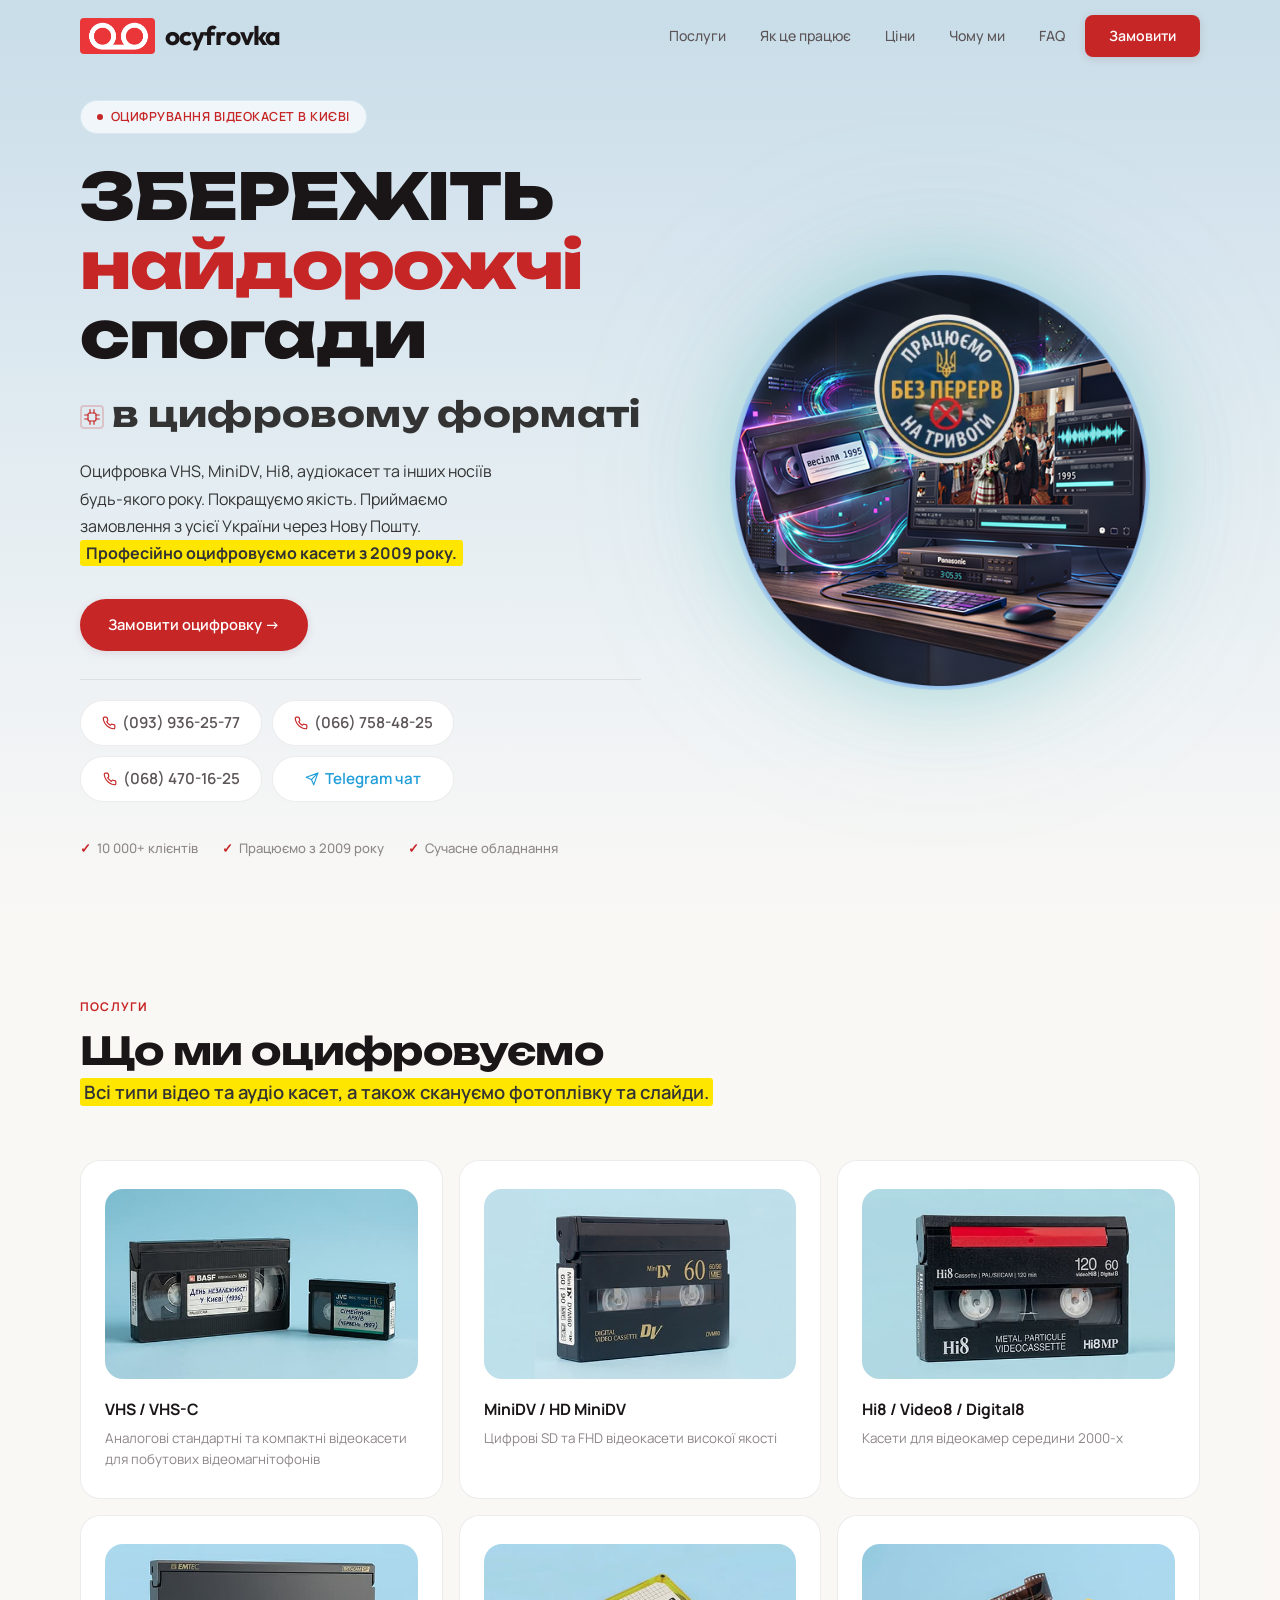
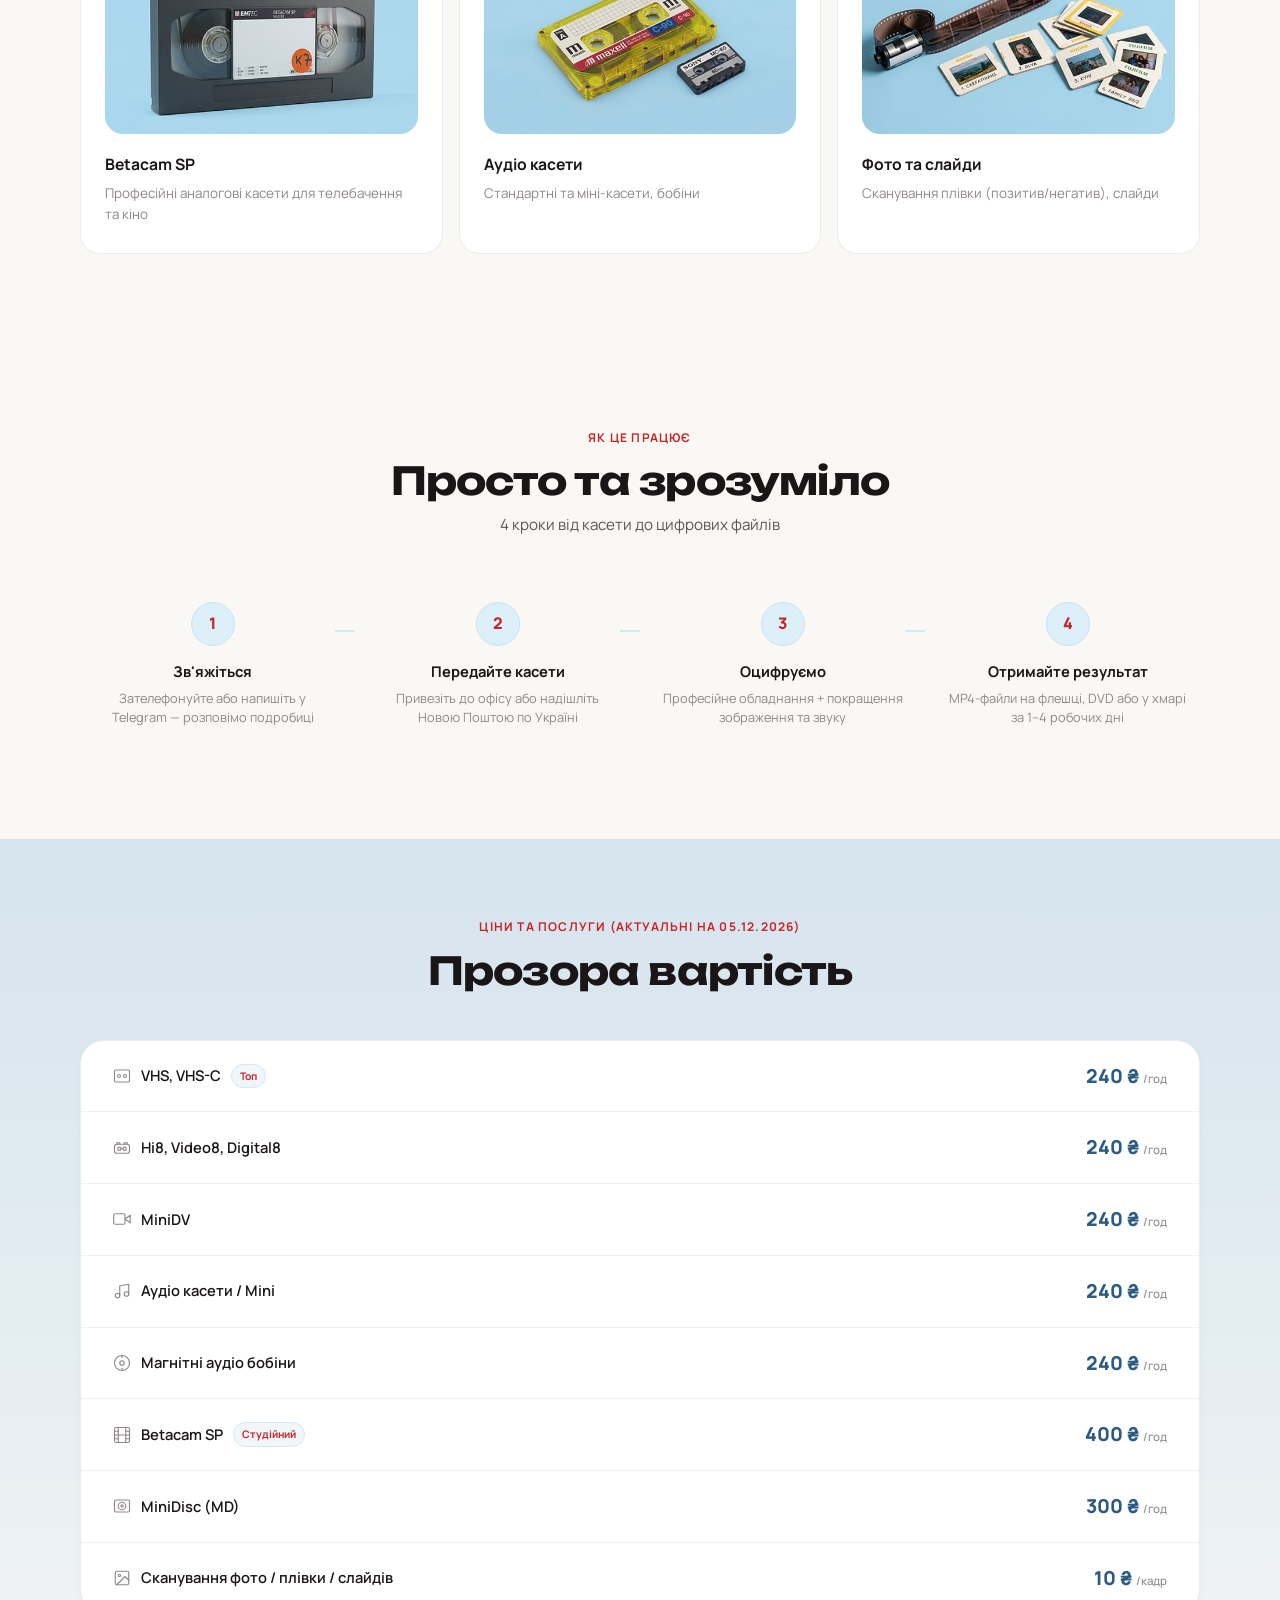
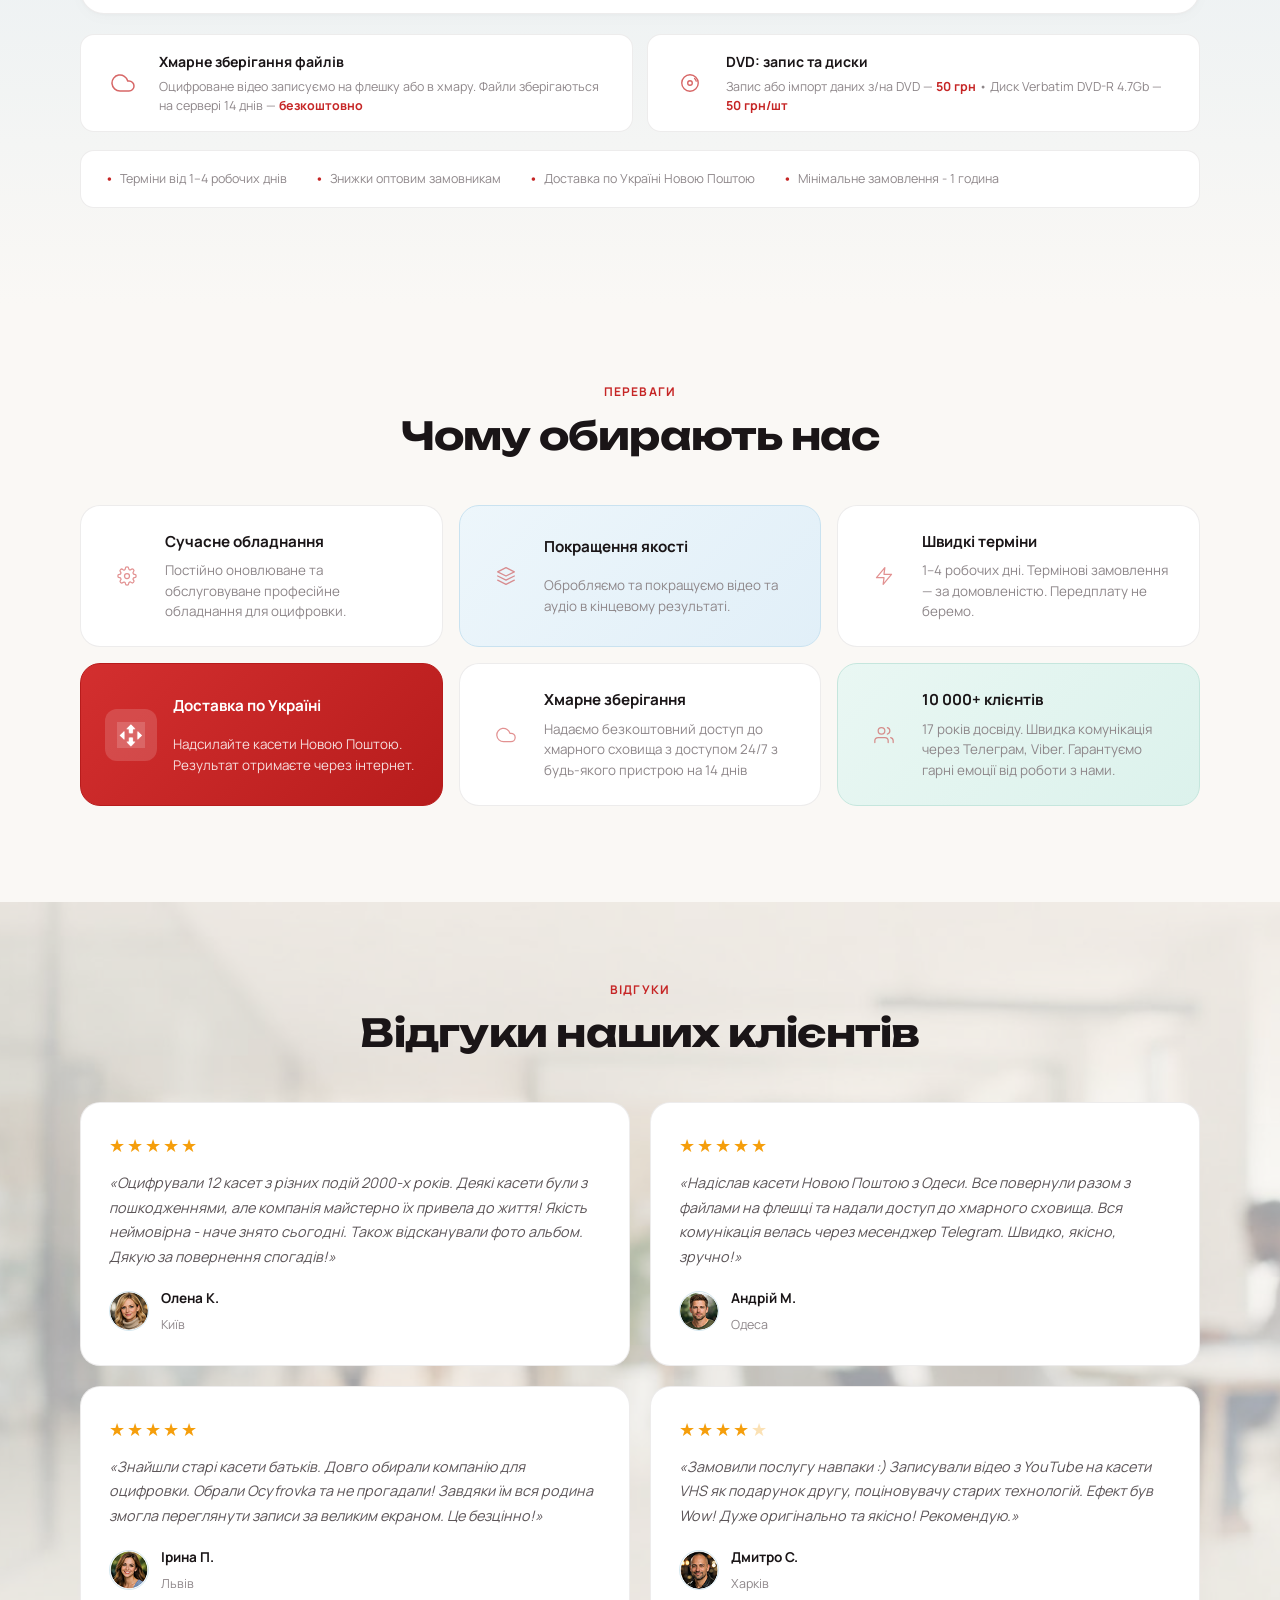
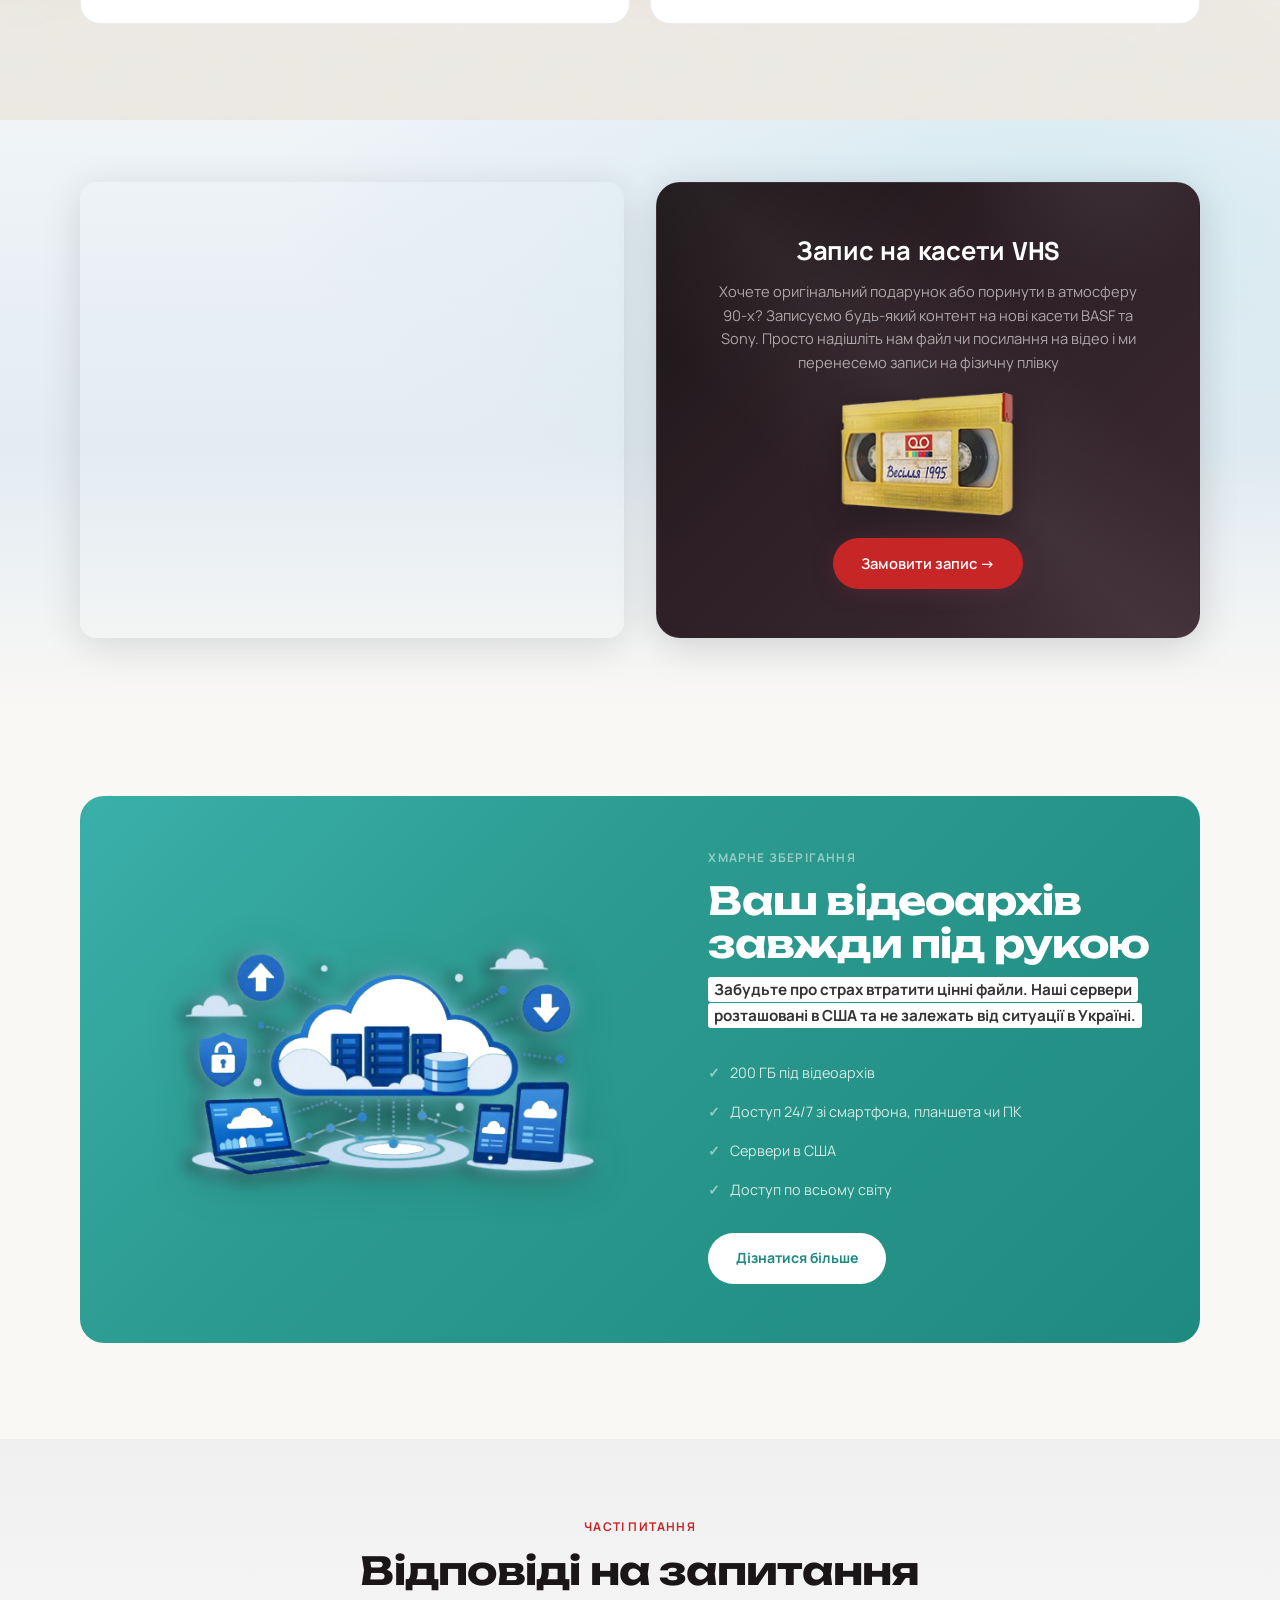
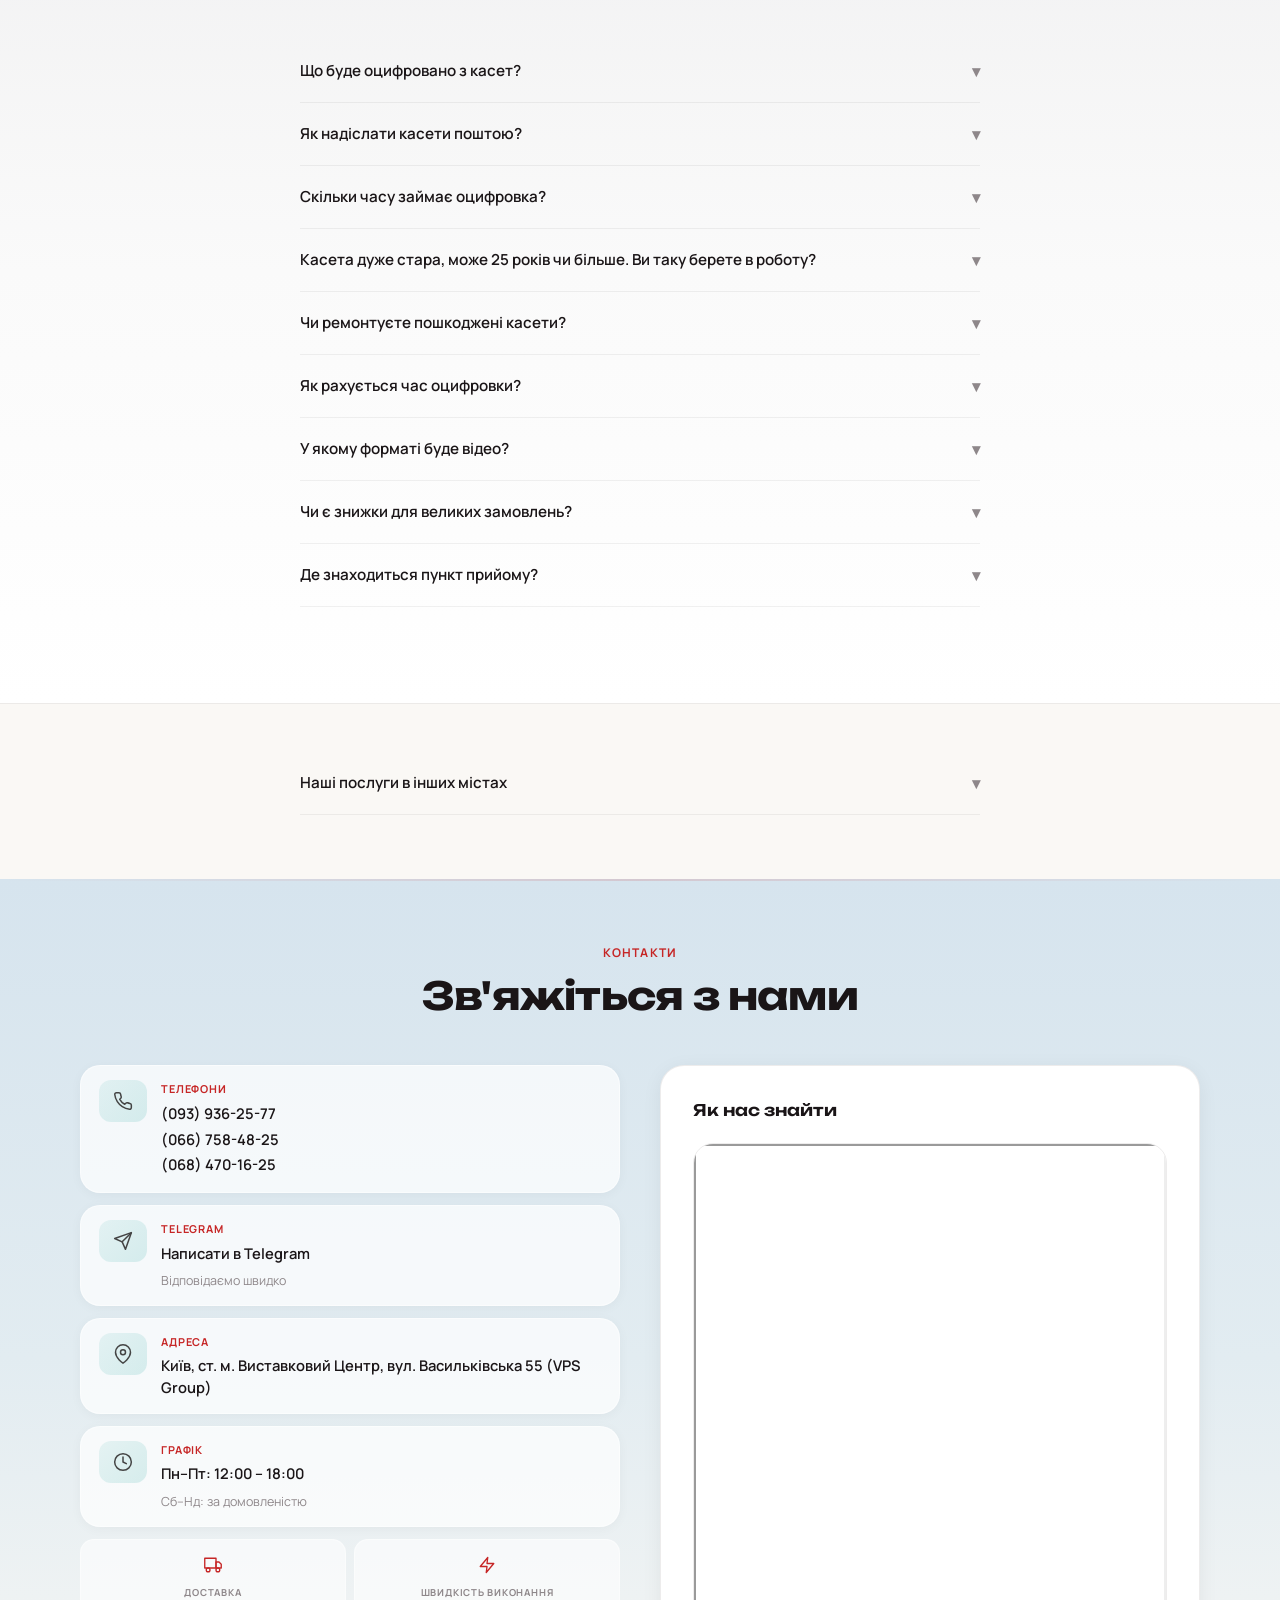
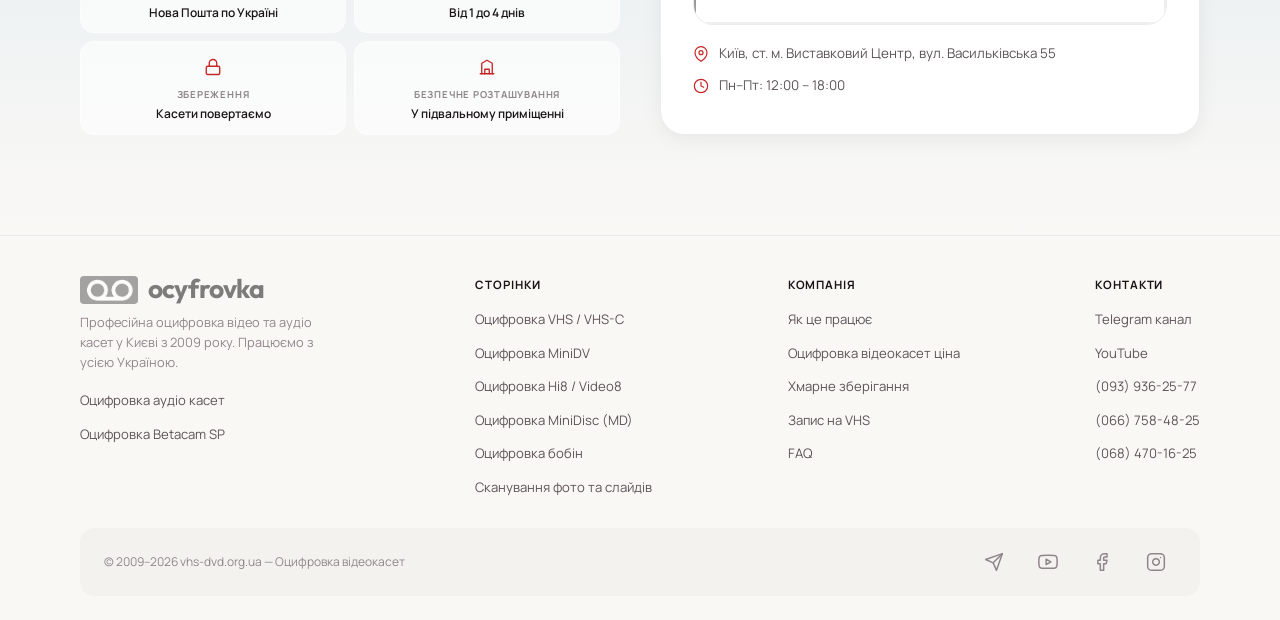
<file: index.html>
<!DOCTYPE html>
<html lang="uk">
<head>
  <meta charset="UTF-8">
  <meta name="viewport" content="width=device-width, initial-scale=1.0">
  <title>Оцифровка VHS касет — vhs-dvd.org.ua | Збережіть ваші спогади</title>
  <meta name="description" content="Професійна оцифровка відеокасет VHS, VHS-C, Hi8, MiniDV, Betacam SP у Києві. Працюємо з усією Україною. Запис на флешку, хмару або DVD.">
  <meta name="keywords" content="оцифровка відеокасет, vhs dvd, оцифровка vhs, конвертація відео, міні dv, hi8, betacam, digitize vhs, video digitization київ, Україна">
  <meta name="author" content="VHS-DVD.ORG.UA">
  <meta name="robots" content="index, follow, max-snippet:-1, max-image-preview:large">
  <meta name="googlebot" content="index, follow">
  <meta name="theme-color" content="#FAF8F5">
  <link rel="icon" href="/favicon.ico" sizes="48x48">
  <link rel="icon" href="/favicon-32x32.png" sizes="32x32" type="image/png">
  <link rel="icon" href="/favicon-16x16.png" sizes="16x16" type="image/png">
  <link rel="apple-touch-icon" href="/apple-touch-icon.png">
  <link rel="manifest" href="/site.webmanifest">
  <link rel="canonical" href="https://vhs-dvd.org.ua/">
  <!-- Open Graph / Facebook -->
  <meta property="og:type" content="website">
  <meta property="og:url" content="https://vhs-dvd.org.ua/">
  <meta property="og:title" content="Оцифровка VHS касет — vhs-dvd.org.ua | Збережіть ваші спогади">
  <meta property="og:description" content="Професійна оцифровка відеокасет VHS, VHS-C, Hi8, MiniDV, Betacam SP у Києві. Працюємо з усією Україною.">
  <meta property="og:image" content="https://vhs-dvd.org.ua/images/og-image.jpg">
  <meta property="og:image:width" content="1200">
  <meta property="og:image:height" content="630">
  <meta property="og:locale" content="uk_UA">
  <meta property="og:site_name" content="VHS-DVD.ORG.UA">
  <!-- Twitter Card -->
  <meta name="twitter:card" content="summary_large_image">
  <meta name="twitter:title" content="Оцифровка VHS касет — vhs-dvd.org.ua">
  <meta name="twitter:description" content="Професійна оцифровка відеокасет VHS, VHS-C, Hi8, MiniDV, Betacam SP у Києві. Працюємо з усією Україною. Запис на флешку, хмару або DVD.">
  <meta name="twitter:image" content="https://vhs-dvd.org.ua/images/og-image.jpg">
  <!-- Structured Data: LocalBusiness -->
  <script type="application/ld+json">
  {
    "@context": "https://schema.org",
    "@type": "LocalBusiness",
    "name": "VHS-DVD.ORG.UA — Оцифровка відеокасет",
    "description": "Професійна оцифровка відеокасет VHS, VHS-C, Hi8, MiniDV, Betacam SP у Києві",
    "url": "https://vhs-dvd.org.ua",
    "logo": "https://vhs-dvd.org.ua/images/logo.png",
    "image": "https://vhs-dvd.org.ua/images/og-image.jpg",
    "telephone": "+380939362577",
    "address": {
      "@type": "PostalAddress",
      "addressLocality": "Київ",
      "addressCountry": "UA"
    },
    "geo": {
      "@type": "GeoCoordinates",
      "latitude": "50.4501",
      "longitude": "30.5234"
    },
    "areaServed": {
      "@type": "Country",
      "name": "Україна"
    },
    "priceRange": "240-1400 грн",
    "openingHours": "Mo-Fr 12:00-18:00",
    "sameAs": [
      "https://t.me/ocyfrovka",
      "https://www.youtube.com/@ocyfrovka"
    ],
    "hasOfferCatalog": {
      "@type": "OfferCatalog",
      "name": "Послуги оцифровки",
      "itemListElement": [
        {
          "@type": "Offer",
          "itemOffered": {
            "@type": "Service",
            "name": "Оцифровка VHS касет"
          },
          "price": "240",
          "priceCurrency": "UAH",
          "priceSpecification": {
            "@type": "UnitPriceSpecification",
            "price": "240",
            "priceCurrency": "UAH",
            "unitText": "година"
          }
        },
        {
          "@type": "Offer",
          "itemOffered": {
            "@type": "Service",
            "name": "Оцифровка MiniDV"
          },
          "price": "240",
          "priceCurrency": "UAH"
        },
        {
          "@type": "Offer",
          "itemOffered": {
            "@type": "Service",
            "name": "Оцифровка Hi8"
          },
          "price": "240",
          "priceCurrency": "UAH"
        },
        {
          "@type": "Offer",
          "itemOffered": {
            "@type": "Service",
            "name": "Оцифровка Betacam SP"
          },
          "price": "240",
          "priceCurrency": "UAH"
        },
        {
          "@type": "Offer",
          "itemOffered": {
            "@type": "Service",
            "name": "Запис на касету VHS"
          },
          "price": "240",
          "priceCurrency": "UAH"
        },
        {
          "@type": "Offer",
          "itemOffered": {
            "@type": "Service",
            "name": "Хмарне зберігання"
          },
          "price": "240",
          "priceCurrency": "UAH"
        }
      ]
    },
    "aggregateRating": {
      "@type": "AggregateRating",
      "ratingValue": "4.9",
      "reviewCount": "156",
      "bestRating": "5"
    }
  }
  </script>
  <!-- Structured Data: BreadcrumbList -->
  <script type="application/ld+json">
  {
    "@context": "https://schema.org",
    "@type": "BreadcrumbList",
    "itemListElement": [{
      "@type": "ListItem",
      "position": 1,
      "name": "Головна",
      "item": "https://vhs-dvd.org.ua/"
    }]
  }
  </script>
  <link rel="preconnect" href="https://fonts.googleapis.com">
  <link rel="preconnect" href="https://fonts.gstatic.com" crossorigin>    <link href="https://fonts.googleapis.com/css2?family=Manrope:wght@400;500;600;700;800&family=Outfit:wght@400;500;600;700;800&family=Space+Grotesk:wght@400;500;600;700&family=Syne:wght@400;500;600;700;800&family=Unbounded:wght@400;500;600;700;800;900&display=swap" rel="stylesheet">
  <style>
    *, *::before, *::after { margin: 0; padding: 0; box-sizing: border-box; }

    :root {
      --bg: #FAF8F5;
      --bg-warm: #F3EDE7;
      --bg-card: #FFFFFF;
      --text: #1A1517;
      --text-secondary: #5C5558;
      --text-muted: #8E878A;
      --accent: #c62626;
      --accent-hover: #7E3549;
      --accent-light: #8B3D52;
      --pink-soft: #D6E8F0;
      --pink-bg: #F0F6FA;
      --border: rgba(26,21,23,0.06);
      --border-card: rgba(26,21,23,0.08);
      --radius-xl: 24px;
      --radius-lg: 20px;
      --radius-md: 14px;
      --radius-sm: 10px;
      --radius-xs: 8px;
      --max-w: 1120px;
      --font: 'Manrope', -apple-system, sans-serif;
      --font-display: 'Space Grotesk', 'Manrope', sans-serif;
      --shadow-card: 0 1px 4px rgba(0,0,0,0.03), 0 4px 16px rgba(0,0,0,0.02);
      --shadow-hover: 0 2px 8px rgba(0,0,0,0.05), 0 8px 32px rgba(0,0,0,0.04);
    }

    html { scroll-behavior: smooth; }

    body {
      font-family: var(--font);
      background: var(--bg);
      color: var(--text);
      line-height: 1.6;
      overflow-x: hidden;
      -webkit-font-smoothing: antialiased;
    }


    /* Шапка та мобільне меню: спільні стилі в includes/site.css */

    /* ===== HERO ===== */
    .hero {
      min-height: 100vh; display: flex; align-items: center;
      padding: 100px 24px 60px; position: relative; overflow: visible;
      background: linear-gradient(180deg, #C8DDE8 0%, #D6E4EE 25%, #E2ECF1 50%, #EEF2F5 75%, var(--bg) 100%);
    }
    .hero-inner {
      max-width: var(--max-w); margin: 0 auto; width: 100%;
      display: grid; grid-template-columns: 1fr 1fr; gap: 40px; align-items: center;
    }
    .hero-text {}
    .hero-badge {
      display: inline-flex; align-items: center; gap: 8px;
      background: var(--pink-bg); border: 1px solid var(--pink-soft);
      padding: 6px 16px; border-radius: 50px;
      font-size: 0.78rem; font-weight: 600; color: var(--accent);
      margin-bottom: 28px; text-transform: uppercase; letter-spacing: 0.04em;
    }
    .hero-badge .dot {
      width: 6px; height: 6px; background: var(--accent);
      border-radius: 50%; animation: pulse 2s infinite;
    }
    @keyframes pulse { 0%,100%{opacity:1;} 50%{opacity:0.3;} }

    .hero h1 {
      font-family: 'Unbounded', var(--font-display);
      font-size: clamp(2.6rem, 5.2vw, 4rem);
      font-weight: 800; line-height: 1.08;
      margin-bottom: 20px; letter-spacing: -0.02em;
    }
    .hero h1 .accent { color: var(--accent); }
    .hero h1 .hero-sub {
      font-size: 0.55em;
      font-weight: 700;
      font-style: normal;
      white-space: nowrap;
      letter-spacing: 0.01em;
      color: #333;
    }
    .hero-sub svg {
      animation: chipPulse 2s ease-in-out infinite;
      border: 2px solid rgba(198,38,38,0.2);
      border-radius: 4px;
      padding: 2px;
    }
    @keyframes chipPulse {
      0%, 100% { opacity: 1; border-color: rgba(198,38,38,0.2); }
      50% { opacity: 0.6; border-color: rgba(198,38,38,0.5); }
    }
    .hero-desc {
      font-size: 1rem; color: #333;
      max-width: 440px; margin-bottom: 32px; line-height: 1.7;
    }
    .hero-buttons { display: flex; gap: 12px; flex-wrap: wrap; align-items: center; }
    .btn-primary {
      background: var(--accent); color: #fff;
      padding: 14px 28px; border-radius: 50px;
      font-weight: 600; font-size: 0.92rem; border: none; cursor: pointer;
      transition: all 0.2s; text-decoration: none;
      display: inline-flex; align-items: center; gap: 8px;
    }
    .btn-primary:hover { background: var(--accent-hover); transform: translateY(-1px); }
    .btn-outline {
      background: var(--bg-card); color: var(--text);
      padding: 13px 24px; border-radius: 50px;
      font-weight: 600; font-size: 0.88rem;
      border: 1.5px solid var(--border-card);
      cursor: pointer; transition: all 0.2s;
      text-decoration: none; display: inline-flex; align-items: center; gap: 8px;
    }
    .btn-outline:hover { border-color: var(--text-muted); background: #fff; }
    .btn-telegram {
      display: inline-flex; align-items: center; gap: 6px; justify-content: center;
      background: var(--bg-card); border: 1.5px solid var(--border-card);
      padding: 10px 20px; border-radius: 50px;
      text-decoration: none; color: #229ED9;
      font-size: 0.95rem; font-weight: 600;
      cursor: pointer; transition: all 0.2s;
    }
    .btn-telegram:hover { border-color: #229ED9; background: #f0fbfe; }

    .hero-trust {
      display: flex; gap: 24px; margin-top: 36px;
      flex-wrap: wrap;
    }
    .trust-item {
      display: flex; align-items: center; gap: 6px;
      font-size: 0.82rem; color: var(--text-muted); font-weight: 500;
    }
    .trust-item .check { color: var(--accent); font-weight: 700; }

    /* Hero video embed */
    .hero-visual {
      position: relative; display: flex; justify-content: center; align-items: center;
      min-height: 320px;
    }
    .hero-image-wrapper {
      position: relative; width: 100%; max-width: 420px;
      display: flex; align-items: center; justify-content: center;
    }
    .hero-bg-img {
      width: 100%; aspect-ratio: 1/1; object-fit: cover; display: block;
      border-radius: 50%;
      filter: drop-shadow(0 0 40px rgba(58,175,169,0.35)) drop-shadow(0 0 80px rgba(58,175,169,0.15));
    }
    .hero-gradient-overlay {
      display: none;
    }

    /* ===== SECTION COMMON ===== */
    section { padding: 78px 24px 96px; }
    .container { max-width: var(--max-w); margin: 0 auto; }
    .section-eyebrow {
      font-size: 0.75rem; font-weight: 700; color: var(--accent);
      text-transform: uppercase; letter-spacing: 0.1em; margin-bottom: 12px;
    }
    .section-title {
      font-family: 'Unbounded', var(--font-display);
      font-size: clamp(1.8rem, 3.5vw, 2.4rem);
      font-weight: 700; line-height: 1.12; letter-spacing: -0.02em;
    }
    .section-desc {
      color: var(--text-secondary); max-width: 500px;
      font-size: 0.95rem; margin-top: 10px; line-height: 1.7;
    }
    .section-desc.highlight {
      display: inline;
      font-weight: 600;
      font-size: 1.15em;
      background: #FFE600;
      color: #333;
      padding: 1px 4px;
      border-radius: 3px;
      -webkit-box-decoration-break: clone;
      box-decoration-break: clone;
      line-height: 2.2;
    }
    .marker-yellow {
      display: inline;
      background: #FFE600;
      color: #333 !important;
      padding: 2px 6px;
      border-radius: 3px;
      font-weight: 700;
      box-decoration-break: clone;
      -webkit-box-decoration-break: clone;
    }
    .cloud-section .marker-yellow { background: #fff; color: #333 !important; }
    .section-header { margin-bottom: 48px; }
    .section-header.centered { text-align: center; }
    .section-header.centered .section-desc { margin: 10px auto 0; }

    /* ===== SERVICES (formats) ===== */
    .services-section { 
      background: var(--bg-warm);
      background-image: url('images/backgraund.webp');
      background-size: cover;
      background-position: center;
      background-attachment: fixed;
      position: relative;
    }
    .services-section::before {
      content: '';
      position: absolute;
      inset: 0;
      background: rgba(250,248,245,0.78);
      z-index: 0;
    }
    .services-section > .container { position: relative; z-index: 1; }
    .services-grid {
      display: grid; grid-template-columns: repeat(3, 1fr); gap: 16px;
    }
    .service-card {
      background: var(--bg-card); border: 1px solid var(--border-card);
      border-radius: var(--radius-lg); padding: 28px 24px;
      transition: all 0.25s; cursor: pointer;
      text-decoration: none; color: inherit; display: block;
    }
    .service-card:hover { box-shadow: var(--shadow-hover); transform: translateY(-2px); }
    .service-icon {
      width: 48px; height: 48px; border-radius: 14px;
      background: var(--pink-bg); border: 1px solid var(--pink-soft);
      display: flex; align-items: center; justify-content: center;
      font-size: 1.2rem; margin-bottom: 18px;
    }
    .service-card h3 { font-size: 0.98rem; font-weight: 700; margin-bottom: 6px; }
    .service-card p { font-size: 0.84rem; color: var(--text-muted); line-height: 1.55; }

    /* ===== PROCESS ===== */
    .process-grid {
      display: grid; grid-template-columns: repeat(4, 1fr); gap: 20px;
    }
    .process-step {
      text-align: center; padding: 16px 12px; position: relative;
    }
    .process-step::after {
      content: ''; position: absolute; right: -10px; top: 44px;
      width: 20px; height: 2px; background: var(--pink-soft);
    }
    .process-step:last-child::after { display: none; }
    .process-num {
      width: 44px; height: 44px; border-radius: 50%;
      background: #DDEFF9; border: 1.5px solid #C6E2F2;
      display: flex; align-items: center; justify-content: center;
      margin: 0 auto 14px;        font-weight: 800; font-size: 1rem; color: var(--accent);
      transition: all 0.3s cubic-bezier(0.34, 1.56, 0.64, 1);
    }
    .process-step:hover .process-num {
      background: var(--accent); border-color: var(--accent); color: #fff;
      transform: scale(1.1);
    }
    .process-step h3 { font-size: 0.92rem; font-weight: 700; margin-bottom: 6px; }
    .process-step p { font-size: 0.8rem; color: var(--text-muted); line-height: 1.5; }

    /* ===== PRICING ===== */
    .pricing-section { background: linear-gradient(180deg, #D6E4EE 0%, #E2ECF1 40%, var(--bg) 100%); }
    .pricing-card {
      background: var(--bg-card); border: 1px solid var(--border-card);
      border-radius: var(--radius-xl); overflow: hidden;
      box-shadow: var(--shadow-card);
    }
    .pricing-row {
      display: grid; grid-template-columns: 1fr auto;
      padding: 20px 32px; align-items: center;
      border-bottom: 1px solid var(--border);
      transition: background 0.15s;
    }
    .pricing-row:last-child { border-bottom: none; }
    a.pricing-row { text-decoration: none; color: inherit; cursor: pointer; }
    .pricing-row:hover { background: var(--pink-bg); }
    .pricing-row .fmt {
      font-weight: 600; font-size: 0.92rem;
      display: flex; align-items: center; gap: 10px;
    }
    .pricing-row .fmt .tag {
      font-size: 0.65rem; font-weight: 700; padding: 3px 8px;
      border-radius: 50px; background: var(--pink-bg);
      color: var(--accent); border: 1px solid var(--pink-soft);
    }
    .pricing-row .pr {
      font-weight: 800; font-size: 1.2rem; color: #2B5B84;
      white-space: nowrap;
    }
    .pricing-row .pr small {
      font-weight: 500; font-size: 0.72rem; color: var(--text-muted);
    }
    .pricing-extras {
      margin-top: 20px;
      display: grid; grid-template-columns: repeat(2, 1fr); gap: 14px;
    }
    .extra-item {
      background: var(--bg-card); border: 1px solid var(--border-card);
      border-radius: var(--radius-md); padding: 16px 20px;
      display: grid; grid-template-columns: auto 1fr; column-gap: 14px;
      align-items: center;
      transition: all 0.25s;
    }
    .extra-item .ei-icon { grid-row: 1 / span 2; }
    .extra-item h4 { grid-column: 2; }
    .extra-item p { grid-column: 2; }
    .extra-item:hover { box-shadow: var(--shadow-hover); }
    .extra-item .ei-icon {
      font-size: 1.3rem; flex-shrink: 0; display: flex;
      align-items: center; justify-content: center;
      width: 44px; height: 44px;
    }
    .ei-icon svg { opacity: 0.7; }
    .extra-item h4 { font-size: 0.88rem; font-weight: 700; margin-bottom: 4px; }
    .extra-item p { font-size: 0.78rem; color: var(--text-muted); line-height: 1.5; }
    .extra-item .ei-price { color: var(--accent); font-weight: 700; }

    .pricing-note {
      margin-top: 18px; padding: 18px 24px;
      background: var(--bg-card); border: 1px solid var(--border-card);
      border-radius: var(--radius-md);
      display: flex; flex-wrap: wrap; gap: 8px 28px;
    }
    .pricing-note span {
      font-size: 0.78rem; color: var(--text-muted);
      display: flex; align-items: center; gap: 6px;
    }
    .pricing-note span::before { content: '•'; color: var(--accent); font-weight: 700; }

    /* ===== WHY US ===== */
    .why-grid {
      display: grid; grid-template-columns: repeat(3, 1fr); gap: 16px;
    }
    .why-card {
      background: var(--bg-card); border: 1px solid var(--border-card);
      border-radius: var(--radius-lg); padding: 24px;
      display: grid; grid-template-columns: auto 1fr; column-gap: 16px;
      align-items: center;
      transition: all 0.25s;
    }
    .why-card .wi { grid-row: 1 / span 2; }
    .why-card h3 { grid-column: 2; }
    .why-card p { grid-column: 2; }
    .why-card:hover { box-shadow: var(--shadow-hover); transform: translateY(-2px); }
    @media (min-width: 481px) {
      .why-grid { align-items: stretch; }
      .why-grid .why-card { height: 100%; }
    }
    .why-card-red { background: linear-gradient(135deg, #D32F2F, #B71C1C) !important; border-color: #B71C1C !important; color: #fff !important; }
    .why-card-red h3 { color: #fff !important; }
    .why-card-red p { color: rgba(255,255,255,0.85) !important; }
    .why-card-red .wi { background: rgba(255,255,255,0.15) !important; width: 52px !important; height: 52px !important; }
    .why-card-red .wi img { width: 36px; height: 36px; object-fit: contain; mix-blend-mode: screen; filter: brightness(1.2); }
    .why-card-blue { background: linear-gradient(135deg, #EDF6FB 0%, #E1EFF8 100%); border-color: #C9E2F0; }
    .why-card-mint { background: linear-gradient(135deg, #E9F7F3 0%, #DCF2EC 100%); border-color: #C5E6DD; }
    .why-card .wi {
      width: 44px; height: 44px; border-radius: 12px;
      background: transparent; flex-shrink: 0;
      display: flex; align-items: center; justify-content: center;
      font-size: 1.15rem;
    }
    .why-card .wi svg { opacity: 0.5; }
    .why-card h3 { font-size: 0.95rem; font-weight: 700; margin-bottom: 6px; }
    .why-card p { font-size: 0.84rem; color: var(--text-muted); line-height: 1.55; }

    /* ===== REVIEWS ===== */
    .reviews-grid {
      display: grid; grid-template-columns: repeat(2, 1fr); gap: 20px;
    }
    .review-card {
      background: var(--bg-card); border: 1px solid var(--border-card);
      border-radius: var(--radius-lg); padding: 28px;
      transition: all 0.3s cubic-bezier(0.34, 1.56, 0.64, 1);
    }
    .review-card:hover {
      box-shadow: var(--shadow-hover); transform: translateY(-3px);
    }
    .review-stars {
      color: #F59E0B; font-size: 1.1rem; margin-bottom: 12px; letter-spacing: 2px;
    }
    .review-text {
      font-size: 0.9rem; color: var(--text-secondary); line-height: 1.7;
      margin-bottom: 16px; font-style: italic;
    }
    .review-author {
      display: flex; align-items: center; gap: 12px;
    }
    .review-avatar {
      width: 40px; height: 40px; border-radius: 50%;
      background: var(--pink-bg); border: 1px solid var(--pink-soft);
      display: flex; align-items: center; justify-content: center;
      font-size: 0.75rem; font-weight: 700; color: var(--accent);
      flex-shrink: 0;
    }
    .review-author strong { font-size: 0.85rem; }
    .review-author span { font-size: 0.78rem; color: var(--text-muted); }

    /* ===== CLOUD ===== */
    .cloud-section { background: linear-gradient(135deg, #3AAFA9 0%, #2B9A8F 40%, #1F8A80 100%); color: #fff; border-radius: var(--radius-xl); max-width: var(--max-w); margin: 0 auto; }
    .cloud-inner {
      padding: 52px 48px;
      display: grid; grid-template-columns: 1.2fr 1fr; gap: 48px; align-items: center;
    }
    .cloud-section .section-eyebrow { color: rgba(255,255,255,0.5); }
    .cloud-section .section-title { color: #fff; }
    .cloud-section .section-desc { color: rgba(255,255,255,0.65); }
    .cloud-features { list-style: none; margin-top: 24px; }
    .cloud-features li {
      padding: 8px 0; font-size: 0.9rem; color: rgba(255,255,255,0.8);
      display: flex; gap: 10px; align-items: center;
    }
    .cloud-features li::before { content: '✓'; color: rgba(255,255,255,0.5); font-weight: 700; }
    .cloud-price-card {
      background: transparent; border: none;
      border-radius: var(--radius-lg); padding: 0; text-align: center;
      display: flex; flex-direction: column; align-items: center; justify-content: center;
    }
    .cloud-price-card img {
      width: 100% !important; max-width: 100% !important; height: auto !important;
      border-radius: 16px;
      filter: drop-shadow(0 4px 20px rgba(0,0,0,0.15));
      flex-shrink: 0;
    }
    .cloud-price-card .big-price {
      font-size: 2.8rem; font-weight: 800; line-height: 1;
    }
    .cloud-price-card .per-year {
      font-size: 0.82rem; color: rgba(255,255,255,0.5); margin-bottom: 20px;
    }
    .cloud-price-card ul { list-style: none; text-align: left; margin-bottom: 24px; }
    .cloud-price-card ul li {
      padding: 5px 0; font-size: 0.84rem; color: rgba(255,255,255,0.7);
      display: flex; gap: 8px; align-items: center;
    }
    .cloud-price-card ul li::before { content: '•'; color: rgba(255,255,255,0.4); }
    .btn-white {
      background: #fff; color: #1F8A80;
      padding: 14px 28px; border-radius: 50px;
      font-weight: 700; font-size: 0.88rem; border: none; cursor: pointer;
      transition: all 0.2s; text-decoration: none; display: inline-block;
    }
    .btn-white:hover { transform: translateY(-1px); box-shadow: 0 4px 16px rgba(0,0,0,0.12); }

    /* ===== YOUTUBE + VHS RECORD (combined) ===== */
    /* "Кінотеатр у сутінках": холодний сіро-блакитний верх (відтіняє темне відео) → теплий низ, що зливається з базовим фоном */
    .yt-record-section {
      background:
        radial-gradient(ellipse at 82% 12%, rgba(126,200,227,0.20), transparent 52%),
        linear-gradient(180deg, #F0F4F7 0%, #E3ECF2 55%, var(--bg) 100%);
    }
    .yt-record-grid {
      display: grid; grid-template-columns: 1fr 1fr;
      gap: 32px; align-items: stretch;
    }
    .yt-col { display: flex; flex-direction: column; }
    .yt-col .youtube-wrapper {
      border-radius: 16px; overflow: hidden;
      box-shadow: 0 8px 40px rgba(0,0,0,0.12);
      flex: 1;
    }
    .yt-col .youtube-wrapper > div { position: relative; height: 100%; min-height: 0; }
    .yt-col .youtube-wrapper iframe { position: absolute; inset: 0; width: 100%; height: 100%; border: 0; }
    @media (max-width: 900px) {
      .yt-record-grid { grid-template-columns: 1fr; }
      .yt-col .youtube-wrapper { min-height: 220px; }
    }

    /* ===== RETRO BANNER ===== */
    .retro-section { padding: 0 24px; }
    .retro-banner {
      max-width: var(--max-w); margin: 0 auto;
      background: linear-gradient(135deg, #1a1517 0%, #2d1f25 40%, #3d2a33 100%);
      border: 1px solid rgba(255,255,255,0.06);
      border-radius: var(--radius-xl); padding: 48px 52px;
      display: flex; align-items: center; justify-content: space-between;
      gap: 24px; flex-wrap: wrap;
      position: relative; overflow: hidden;
      box-shadow: 0 8px 40px rgba(0,0,0,0.15);
      flex-direction: row-reverse;
    }
    .yt-record-grid .retro-banner {
      flex-direction: column; align-items: center; justify-content: center;
      text-align: center; gap: 18px; height: 100%; box-sizing: border-box;
    }
    .yt-record-grid .retro-banner p { max-width: 460px; }
    .yt-record-grid .retro-banner .btn-primary { margin-top: 4px; }
    .retro-banner::before {
      content: '';
      position: absolute; top: -40%; right: -10%;
      width: 300px; height: 300px;
      background: radial-gradient(circle, rgba(214,232,240,0.08) 0%, transparent 70%);
      border-radius: 50%;
    }
    .retro-banner h2 {
      font-family: var(--font-display);
      font-size: 1.6rem; font-weight: 700; letter-spacing: -0.01em;
      color: #fff; position: relative; z-index: 1;
    }
    .retro-banner p { font-size: 0.92rem; color: rgba(255,255,255,0.6); margin-top: 8px; max-width: 480px; position: relative; z-index: 1; }
    .retro-banner .btn-primary {
      position: relative; z-index: 1;
      box-shadow: 0 4px 20px rgba(107,45,62,0.4);
    }
    .retro-vhs-img {
      width: 180px; height: auto; flex-shrink: 0;
      position: relative; z-index: 1;
      filter: drop-shadow(0 8px 16px rgba(0,0,0,0.3));
      animation: vhsBreath 4.5s ease-in-out infinite;
    }
    @keyframes vhsBreath {
      0%, 100% { transform: scale(1); }
      50% { transform: scale(1.06); }
    }
    @media (max-width: 768px) { .retro-vhs-img { width: 140px; } }
    @media (max-width: 480px) { .retro-vhs-img { width: 120px; } }

    /* ===== FAQ ===== */
    .faq-list { max-width: 680px; }
    .faq-item { border-bottom: 1px solid var(--border); }
    /* Світло-сірий → білий: нейтральний спокійний фон для списку питань */
    .faq-grad {
      background: linear-gradient(180deg, #F0F0F1 0%, #FAFAFA 50%, #FFFFFF 100%);
    }
    .faq-q {
      width: 100%; padding: 20px 0; background: none; border: none;
      color: var(--text); font-size: 0.95rem; font-weight: 600;
      text-align: left; cursor: pointer; display: flex;
      justify-content: space-between; align-items: center;
      font-family: var(--font);
    }
    .faq-q .arr { transition: transform 0.3s; color: var(--text-muted); font-size: 1rem; }
    .faq-item.active .faq-q .arr { transform: rotate(180deg); }
    .faq-a { max-height: 0; overflow: hidden; transition: max-height 0.35s ease; }
    .faq-a-inner { padding: 0 0 20px; color: var(--text-muted); font-size: 0.88rem; line-height: 1.7; }
    .faq-item.active .faq-a { max-height: 400px; }

    /* ===== KEYWORDS ===== */
    .keywords-section { padding: 48px 24px 64px; background: var(--bg); border-top: 1px solid var(--border); }
    .keywords-section .faq-q { color: var(--text); }
    .keywords-wrap {
      display: flex; flex-wrap: wrap; gap: 10px; justify-content: center;
      max-width: 900px; margin: 0 auto;
    }
    .keyword-tag {
      display: inline-block; padding: 8px 18px;
      background: var(--bg-card); border: 1px solid var(--border);
      border-radius: 50px; font-size: 0.82rem; color: var(--text-secondary);
      transition: all 0.3s ease;
    }
    .keyword-tag:hover {
      background: var(--accent); color: #fff; border-color: var(--accent);
      transform: translateY(-2px); box-shadow: 0 4px 12px rgba(198,38,38,0.15);
    }

    /* ===== CONTACT ===== */
    .contact-section {
      background: linear-gradient(180deg, #D6E4EE 0%, #E2ECF1 50%, var(--bg) 100%);
      padding: 64px 24px 100px;
      position: relative;
    }
    .contact-section::before {
      content: '';
      position: absolute; top: 0; left: 0; right: 0; height: 2px;
      background: linear-gradient(90deg, transparent, rgba(198,38,38,0.15), transparent);
    }
    .contact-grid {
      display: grid; grid-template-columns: 1fr 1fr; gap: 40px; align-items: stretch;
      max-width: var(--max-w); margin: 0 auto;
    }
    .contact-left h3 {
      font-family: 'Unbounded', var(--font-display);
      font-size: 1.1rem; font-weight: 600; margin-bottom: 28px;
      letter-spacing: -0.01em; color: var(--text-secondary);
    }
    .contact-methods { list-style: none; display: flex; flex-direction: column; gap: 12px; }
    .contact-methods li {
      padding: 14px 18px; display: flex; gap: 14px; align-items: flex-start;
      background: rgba(255,255,255,0.7);
      border-radius: var(--radius-lg);
      border: 1px solid rgba(255,255,255,0.5);
      box-shadow: 0 2px 12px rgba(0,0,0,0.04);
      transition: all 0.3s cubic-bezier(0.34, 1.56, 0.64, 1);
    }
    .contact-methods li:hover {
      transform: translateY(-2px);
      box-shadow: 0 6px 24px rgba(0,0,0,0.08);
      background: rgba(255,255,255,0.95);
    }
    .cm-icon {
      width: 42px; height: 42px; border-radius: 12px;
      background: linear-gradient(135deg, rgba(58,175,169,0.1), rgba(58,175,169,0.18));
      display: flex; align-items: center; justify-content: center;
      font-size: 1rem; min-width: 48px;
      transition: all 0.3s ease;
    }
    .contact-methods li:hover .cm-icon {
      background: linear-gradient(135deg, rgba(58,175,169,0.15), rgba(58,175,169,0.28));
      transform: scale(1.05);
    }
    .cm-label { font-size: 0.68rem; font-weight: 700; color: var(--accent); text-transform: uppercase; letter-spacing: 0.08em; margin-bottom: 4px; }
    .cm-value { font-weight: 600; font-size: 0.92rem; color: var(--text); line-height: 1.5; }
    a.cm-value { color: var(--text); text-decoration: none; transition: color 0.2s; }
    a.cm-value:hover { color: var(--accent); }

    .contact-map {
      background: var(--bg-card); border: 1px solid var(--border-card);
      border-radius: var(--radius-xl); padding: 32px;
      box-shadow: 0 4px 20px rgba(0,0,0,0.06);
    }
    .contact-map h3 { font-family: 'Unbounded', var(--font-display); font-size: 1rem; font-weight: 600; margin-bottom: 20px; color: var(--text); }
    .map-wrapper {
      border-radius: var(--radius-lg); overflow: hidden;
      border: 1px solid var(--border-card);
    }
    .map-wrapper iframe { display: block; width: 100%; }
    .map-info {
      margin-top: 18px; display: flex; flex-direction: column; gap: 10px;
    }
    .map-info-item {
      display: flex; align-items: center; gap: 10px;
      font-size: 0.84rem; color: var(--text-secondary);
    }
    .map-info-item svg { flex-shrink: 0; }

    /* Contact cards grid */
    .contact-cards {
      display: grid; grid-template-columns: 1fr 1fr; gap: 8px;
      margin-top: 12px;
    }
    .ccard {
      background: rgba(255,255,255,0.6);
      border: 1px solid rgba(255,255,255,0.4);
      border-radius: var(--radius-md); padding: 10px 12px;
      text-align: center;
      transition: all 0.3s ease;
    }
    .ccard:hover { background: rgba(255,255,255,0.9); transform: translateY(-2px); }
    .ccard-icon { font-size: 1.3rem; margin-bottom: 2px; }
    .ccard-label { font-size: 0.6rem; font-weight: 700; text-transform: uppercase; letter-spacing: 0.08em; color: var(--text-muted); margin-bottom: 2px; }
    .ccard-value { font-weight: 600; font-size: 0.75rem; color: var(--text); }

    /* Підвал: спільні стилі в includes/site.css */

    /* ===== ANIMATIONS ===== */

    /* Hero entrance stagger */
    .hero-badge, .hero h1, .hero-desc, .hero-buttons, .hero-trust {
      opacity: 0; transform: translateY(24px);
    }
    .hero.loaded .hero-badge { animation: fadeUp 0.6s 0.1s ease forwards; }
    .hero.loaded h1 { animation: fadeUp 0.6s 0.2s ease forwards; }
    .hero.loaded .hero-desc { animation: fadeUp 0.6s 0.35s ease forwards; }
    .hero.loaded .hero-buttons { animation: fadeUp 0.6s 0.45s ease forwards; }
    .hero.loaded .hero-trust { animation: fadeUp 0.6s 0.55s ease forwards; }

    @keyframes fadeUp {
      from { opacity: 0; transform: translateY(24px); }
      to { opacity: 1; transform: translateY(0); }
    }

    /* Hero video entrance */
    .hero-image-wrapper {
      opacity: 0; transform: translateY(20px) scale(0.95);
    }
    .hero.loaded .hero-image-wrapper {
      animation: illustrationIn 0.8s 0.3s ease forwards;
    }
    @keyframes illustrationIn {
      from { opacity: 0; transform: translateY(20px) scale(0.95); }
      to { opacity: 1; transform: translateY(0) scale(1); }
    }

    /* Scroll reveal */
    .reveal {
      opacity: 0; transform: translateY(20px);
      transition: opacity 0.5s ease, transform 0.5s ease;
    }
    .reveal.visible { opacity: 1; transform: translateY(0); }

    /* Staggered grid children */
    .services-grid .reveal:nth-child(1) { transition-delay: 0s; }
    .services-grid .reveal:nth-child(2) { transition-delay: 0.06s; }
    .services-grid .reveal:nth-child(3) { transition-delay: 0.12s; }
    .services-grid .reveal:nth-child(4) { transition-delay: 0.18s; }
    .services-grid .reveal:nth-child(5) { transition-delay: 0.24s; }
    .services-grid .reveal:nth-child(6) { transition-delay: 0.3s; }

    .why-grid .reveal:nth-child(1) { transition-delay: 0s; }
    .why-grid .reveal:nth-child(2) { transition-delay: 0.06s; }
    .why-grid .reveal:nth-child(3) { transition-delay: 0.12s; }
    .why-grid .reveal:nth-child(4) { transition-delay: 0.18s; }
    .why-grid .reveal:nth-child(5) { transition-delay: 0.24s; }
    .why-grid .reveal:nth-child(6) { transition-delay: 0.3s; }

    .process-grid .reveal:nth-child(1) { transition-delay: 0s; }
    .process-grid .reveal:nth-child(2) { transition-delay: 0.08s; }
    .process-grid .reveal:nth-child(3) { transition-delay: 0.16s; }
    .process-grid .reveal:nth-child(4) { transition-delay: 0.24s; }

    .pricing-extras .reveal:nth-child(1) { transition-delay: 0s; }
    .pricing-extras .reveal:nth-child(2) { transition-delay: 0.06s; }
    .pricing-extras .reveal:nth-child(3) { transition-delay: 0.12s; }
    .pricing-extras .reveal:nth-child(4) { transition-delay: 0.18s; }

    .reviews-grid .reveal:nth-child(1) { transition-delay: 0s; }
    .reviews-grid .reveal:nth-child(2) { transition-delay: 0.08s; }
    .reviews-grid .reveal:nth-child(3) { transition-delay: 0.16s; }
    .reviews-grid .reveal:nth-child(4) { transition-delay: 0.24s; }

    /* Enhanced card hover effects */
    .service-card, .why-card, .extra-item {
      transition: transform 0.3s cubic-bezier(0.34, 1.56, 0.64, 1), box-shadow 0.3s ease;
    }
    .service-card:hover, .why-card:hover, .extra-item:hover {
      transform: translateY(-4px);
      box-shadow: var(--shadow-hover);
    }
    .service-icon {
      transition: transform 0.3s cubic-bezier(0.34, 1.56, 0.64, 1);
    }
    .service-card:hover .service-icon {
      transform: scale(1.1) rotate(-3deg);
    }
    .why-card:hover .wi {
      transform: scale(1.1);
      transition: transform 0.3s cubic-bezier(0.34, 1.56, 0.64, 1);
    }

    /* Process number hover pulse */
    .process-num {
      transition: all 0.3s cubic-bezier(0.34, 1.56, 0.64, 1);
    }
    .process-step:hover .process-num {
      background: var(--accent);
      color: #fff;
      transform: scale(1.1);
      border-color: var(--accent);
    }

    /* Pricing row slide effect */
    .pricing-row {
      position: relative;
    }
    .pricing-row::before {
      content: '';
      position: absolute; left: 0; top: 0; bottom: 0;
      width: 3px; background: var(--accent);
      border-radius: 0 3px 3px 0;
      transform: scaleY(0);
      transition: transform 0.25s ease;
    }
    .pricing-row:hover::before {
      transform: scaleY(1);
    }

    /* ===== BUTTON ANIMATIONS ===== */
    .btn-primary, .btn-outline, .btn-telegram, .btn-white, .form-submit {
      position: relative; overflow: hidden;
      transition: all 0.3s cubic-bezier(0.34, 1.56, 0.64, 1);
    }
    .btn-primary::after, .btn-outline::after, .btn-telegram::after,
    .btn-white::after, .form-submit::after {
      content: '';
      position: absolute; top: 50%; left: 50%;
      width: 0; height: 0;
      background: rgba(255,255,255,0.15);
      border-radius: 50%;
      transform: translate(-50%, -50%);
      transition: width 0.5s, height 0.5s;
    }
    .btn-primary:hover::after, .btn-telegram:hover::after, .form-submit:hover::after {
      width: 300px; height: 300px;
    }
    .btn-outline:hover::after, .btn-white:hover::after {
      width: 300px; height: 300px;
      background: rgba(107,45,62,0.04);
    }
    .btn-primary {
      box-shadow: 0 2px 8px rgba(107,45,62,0.12);
    }
    .btn-primary:hover {
      box-shadow: 0 6px 24px rgba(107,45,62,0.2);
      transform: translateY(-2px);
    }
    .btn-outline:hover {
      border-color: var(--accent);
      color: var(--accent);
      transform: translateY(-1px);
    }
    .btn-telegram:hover {
      transform: translateY(-1px);
      box-shadow: 0 4px 16px rgba(34,158,217,0.15);
    }
    .btn-white:hover {
      box-shadow: 0 4px 20px rgba(0,0,0,0.1);
    }
    .btn-primary:active, .btn-outline:active, .btn-telegram:active,
    .btn-white:active, .form-submit:active {
      transform: translateY(0) scale(0.97) !important;
    }
    .form-submit {
      box-shadow: 0 2px 8px rgba(107,45,62,0.12);
    }
    .form-submit:hover {
      box-shadow: 0 6px 24px rgba(107,45,62,0.2);
      transform: translateY(-2px);
    }

    /* Trust items stagger */
    .hero.loaded .trust-item:nth-child(1) { animation: fadeUp 0.5s 0.6s ease forwards; opacity: 0; transform: translateY(16px); }
    .hero.loaded .trust-item:nth-child(2) { animation: fadeUp 0.5s 0.7s ease forwards; opacity: 0; transform: translateY(16px); }
    .hero.loaded .trust-item:nth-child(3) { animation: fadeUp 0.5s 0.8s ease forwards; opacity: 0; transform: translateY(16px); }

    /* Cloud section entrance */
    .cloud-section {
      transition: transform 0.6s ease, opacity 0.6s ease;
    }

    /* Retro banner shimmer */
    .retro-banner::after {
      content: '';
      position: absolute; top: -50%; left: -50%;
      width: 200%; height: 200%;
      background: linear-gradient(
        45deg, transparent 40%, rgba(255,255,255,0.05) 50%, transparent 60%
      );
      animation: shimmer 4s ease-in-out infinite;
    }
    @keyframes shimmer {
      0% { transform: translateX(-100%); }
      100% { transform: translateX(100%); }
    }

    /* FAQ answer smooth transition */
    .faq-a {
      transition: max-height 0.4s cubic-bezier(0.4, 0, 0.2, 1), padding 0.3s ease;
    }
    .faq-q:hover {
      color: var(--accent);
      transition: color 0.2s;
    }

    /* Form input focus animation */
    .fg input, .fg select, .fg textarea {
      transition: border-color 0.3s ease, box-shadow 0.3s ease;
    }
    .fg input:focus, .fg select:focus, .fg textarea:focus {
      box-shadow: 0 0 0 3px rgba(107,45,62,0.08);
    }



    /* Логотип: спільні стилі в includes/site.css */
    /* Support image-based cassette illustrations */
    .cassette-img {
      width: 100%; height: 190px;
      object-fit: cover;
      border-radius: 18px;
      display: block;
      margin: 0 auto 18px;
      transition: transform 0.4s cubic-bezier(0.34, 1.56, 0.64, 1);
      animation: cassetteBreath 5.5s ease-in-out infinite;
    }
    .service-card:nth-child(2) .cassette-img { animation-delay: 0.7s; }
    .service-card:nth-child(3) .cassette-img { animation-delay: 1.4s; }
    .service-card:nth-child(4) .cassette-img { animation-delay: 2.1s; }
    .service-card:nth-child(5) .cassette-img { animation-delay: 2.8s; }
    .service-card:nth-child(6) .cassette-img { animation-delay: 3.5s; }
    .service-card:hover .cassette-img {
      animation: none;
      transform: scale(1.05) rotate(-2deg);
    }
    @keyframes cassetteBreath {
      0%, 100% { transform: scale(1); }
      50% { transform: scale(1.05); }
    }

    /* ===== PHONE BUTTONS ===== */
    .hero-phones {
      display: flex; gap: 10px; flex-wrap: wrap; align-items: center;
      margin-top: 28px;
      padding-top: 20px;
      border-top: 1px solid rgba(0,0,0,0.08);
    }
    .hero-phones .phone-btn,
    .hero-phones .btn-telegram { min-width: 182px; box-sizing: border-box; }
    .phone-btn {
      display: inline-flex; align-items: center; gap: 6px; justify-content: center;
      background: var(--bg-card); border: 1.5px solid var(--border-card);
      padding: 10px 20px; border-radius: 50px;
      text-decoration: none; color: var(--text-secondary);
      font-size: 0.95rem; font-weight: 600;
      transition: all 0.3s cubic-bezier(0.34, 1.56, 0.64, 1);
    }
    .phone-btn:hover {
      border-color: var(--accent); color: var(--accent);
      transform: translateY(-1px);
      box-shadow: 0 2px 8px rgba(107,45,62,0.08);
    }
    .phone-btn:active { transform: scale(0.97); }
    .phone-icon {
      font-size: 0.75rem;
      display: flex; align-items: center;
    }
    .phone-icon svg { width: 14px; height: 14px; }
    .phone-number { white-space: nowrap; }

    /* ===== CASSETTE ILLUSTRATIONS ===== */
    .cassette-illustration {
      width: 100%; height: 140px;
      display: flex; align-items: center; justify-content: center;
      margin-bottom: 16px;
    }
    .cassette-body {
      position: relative;
      width: 180px; height: 114px;
      background: #2a2a2e;
      border-radius: 6px;
      box-shadow: 0 4px 16px rgba(0,0,0,0.15), inset 0 1px 0 rgba(255,255,255,0.05);
      transition: transform 0.4s cubic-bezier(0.34, 1.56, 0.64, 1);
    }
    .service-card:hover .cassette-body {
      transform: scale(1.05) rotate(-2deg);
    }
    .cassette-window {
      position: absolute; top: 20px; left: 50%; transform: translateX(-50%);
      width: 100px; height: 36px;
      background: rgba(255,255,255,0.08);
      border: 1px solid rgba(255,255,255,0.1);
      border-radius: 4px;
    }
    .cassette-reels {
      position: absolute; top: 30px; left: 50%; transform: translateX(-50%);
      display: flex; gap: 30px;
    }
    .c-reel {
      width: 24px; height: 24px; border-radius: 50%;
      border: 2px solid rgba(255,255,255,0.25);
      display: flex; align-items: center; justify-content: center;
      background: rgba(0,0,0,0.3);
    }
    .c-reel.large { width: 30px; height: 30px; }
    .c-reel.small { width: 18px; height: 18px; }
    .c-reel.tiny { width: 14px; height: 14px; }
    .c-reel-inner {
      width: 6px; height: 6px; border-radius: 50%;
      background: rgba(255,255,255,0.2);
    }
    .cassette-label {
      position: absolute; bottom: 14px; left: 50%; transform: translateX(-50%);
      width: 80px; height: 20px;
      background: rgba(255,255,255,0.12);
      border-radius: 2px;
    }
    .cassette-holes {
      position: absolute; bottom: 10px; left: 12px; right: 12px;
      display: flex; justify-content: space-between;
    }
    .c-hole {
      width: 8px; height: 4px;
      background: rgba(255,255,255,0.08);
      border-radius: 1px;
    }

    /* MiniDV */
    .minidv-body {
      width: 150px; height: 95px;
      background: #1e1e22;
    }
    .minidv-window {
      position: absolute; top: 16px; left: 50%; transform: translateX(-50%);
      width: 90px; height: 24px;
      background: rgba(255,255,255,0.06);
      border: 1px solid rgba(255,255,255,0.08);
      border-radius: 3px;
    }
    .minidv-reels {
      position: absolute; top: 22px; left: 50%; transform: translateX(-50%);
      display: flex; gap: 22px;
    }
    .minidv-label {
      position: absolute; bottom: 12px; left: 50%; transform: translateX(-50%);
      display: flex; gap: 6px; align-items: baseline;
    }
    .minidv-text {
      color: #d4a843; font-size: 0.55rem; font-weight: 800;
      letter-spacing: 0.08em;
    }
    .minidv-sub {
      color: rgba(255,255,255,0.3); font-size: 0.6rem; font-weight: 700;
    }
    .minidv-connector {
      position: absolute; bottom: -4px; right: 15px;
      width: 30px; height: 6px;
      background: #333; border-radius: 0 0 2px 2px;
    }

    /* Hi8 */
    .hi8-body {
      width: 160px; height: 100px;
      background: #222226;
    }
    .hi8-stripe {
      position: absolute; top: 0; left: 0; right: 0; height: 6px;
      background: linear-gradient(90deg, #d44, #e66);
      border-radius: 6px 6px 0 0;
    }
    .hi8-window {
      position: absolute; top: 22px; left: 50%; transform: translateX(-50%);
      width: 90px; height: 28px;
      background: rgba(255,255,255,0.06);
      border: 1px solid rgba(255,255,255,0.08);
      border-radius: 3px;
    }
    .hi8-reels {
      position: absolute; top: 28px; left: 50%; transform: translateX(-50%);
      display: flex; gap: 26px;
    }
    .hi8-label {
      position: absolute; bottom: 10px; left: 14px;
      display: flex; align-items: baseline; gap: 8px;
    }
    .hi8-label span:first-child {
      color: #fff; font-size: 0.7rem; font-weight: 800;
      letter-spacing: 0.05em;
    }
    .hi8-sub {
      color: rgba(255,255,255,0.3); font-size: 0.55rem; font-weight: 600;
    }

    /* Betacam */
    .beta-body {
      width: 190px; height: 120px;
      background: #2d2d32;
    }
    .beta-window {
      position: absolute; top: 18px; left: 50%; transform: translateX(-50%);
      width: 110px; height: 40px;
      background: rgba(255,255,255,0.06);
      border: 1px solid rgba(255,255,255,0.08);
      border-radius: 4px;
    }
    .beta-label {
      position: absolute; bottom: 14px; left: 50%; transform: translateX(-50%);
      color: rgba(255,255,255,0.35); font-size: 0.5rem;
      font-weight: 700; letter-spacing: 0.15em;
    }

    /* Audio cassette */
    .audio-body {
      width: 140px; height: 88px;
      background: #e8e4dc;
      border-radius: 8px;
      box-shadow: 0 3px 12px rgba(0,0,0,0.1);
    }
    .audio-body:hover { transform: scale(1.05) rotate(-2deg); }
    .audio-window {
      position: absolute; top: 18px; left: 50%; transform: translateX(-50%);
      width: 80px; height: 30px;
      background: rgba(0,0,0,0.06);
      border: 1px solid rgba(0,0,0,0.08);
      border-radius: 3px;
    }
    .audio-reels {
      position: absolute; top: 24px; left: 50%; transform: translateX(-50%);
      display: flex; gap: 20px;
    }
    .audio-body .c-reel {
      border-color: rgba(0,0,0,0.2); background: rgba(0,0,0,0.05);
    }
    .audio-body .c-reel-inner { background: rgba(0,0,0,0.15); }
    .audio-label {
      position: absolute; bottom: 12px; left: 50%; transform: translateX(-50%);
      width: 70px; height: 16px;
      background: rgba(0,0,0,0.08);
      border-radius: 2px;
    }

    /* Photo stack */
    .photo-stack {
      position: relative; width: 120px; height: 100px;
    }
    .photo-frame {
      position: absolute;
      background: #fff;
      border: 1px solid rgba(0,0,0,0.08);
      border-radius: 4px;
      box-shadow: 0 2px 8px rgba(0,0,0,0.08);
    }
    .pf-1 {
      width: 80px; height: 60px; top: 0; left: 20px;
      background: linear-gradient(135deg, #f0dde3, #e8d4d9);
    }
    .pf-2 {
      width: 70px; height: 52px; top: 14px; left: 10px;
      background: linear-gradient(135deg, #f5ece8, #ede2dc);
      transform: rotate(-5deg);
    }
    .pf-3 {
      width: 75px; height: 55px; top: 10px; left: 30px;
      background: linear-gradient(135deg, #eef0e8, #e4e8dd);
      transform: rotate(3deg);
    }
    .cassette-photo {
      height: 130px;
    }
    .service-card:hover .photo-stack .pf-1 { transform: rotate(-3deg) translateY(-2px); }
    .service-card:hover .photo-stack .pf-2 { transform: rotate(-8deg) translateY(-4px); }
    .service-card:hover .photo-stack .pf-3 { transform: rotate(6deg) translateY(-3px); }
    .photo-stack .photo-frame {
      transition: all 0.4s cubic-bezier(0.34, 1.56, 0.64, 1);
    }

    /* ===== RESPONSIVE ===== */
    @media (max-width: 900px) {
      .hero-inner { grid-template-columns: 1fr; text-align: center; }
      .hero-desc { margin-left: auto; margin-right: auto; }
      .hero-buttons { justify-content: center; }
      .hero-trust { justify-content: center; }
      .hero-visual { margin-top: 32px; }
      .hero-image-wrapper { max-width: 380px; }
      .process-grid { grid-template-columns: repeat(2, 1fr); }
      .process-step::after { display: none; }
      .cloud-inner { grid-template-columns: 1fr; }
      .contact-grid { grid-template-columns: 1fr; }
      .why-grid { grid-template-columns: 1fr 1fr; }
      .pricing-extras { grid-template-columns: repeat(2, 1fr); }
      .hero-phones { justify-content: center; }
    }
    @media (max-width: 768px) {
      section { padding: 52px 16px 64px; }
      .services-grid { grid-template-columns: 1fr 1fr; }
      .cassette-illustration { height: 110px; }
    }
    @media (max-width: 480px) {
      .hero { padding: 88px 16px 48px; min-height: auto; }
      .hero h1 { font-size: 2.2rem; }
      .hero-trust { gap: 12px 14px; justify-content: center; flex-wrap: wrap; max-width: 320px; margin-left: auto; margin-right: auto; }
      .trust-item { font-size: 0.72rem; gap: 4px; white-space: nowrap; }
      .hero-trust .check { margin-right: 2px; }
      .services-grid { grid-template-columns: 1fr; }
      .process-grid { grid-template-columns: 1fr; }
      .why-grid { grid-template-columns: 1fr; grid-auto-rows: 1fr; }
      .pricing-row { padding: 16px 20px; }
      .pricing-extras { grid-template-columns: 1fr; }
      .retro-banner { padding: 28px 20px; text-align: center; justify-content: center; flex-direction: column; }
      .map-wrapper iframe { height: 260px; }
      .cloud-inner { padding: 36px 24px; }
      .hero-image-wrapper { max-width: 300px; }
      .reviews-grid { grid-template-columns: 1fr; }
      .hero-phones { justify-content: center; }
      .hero-phones .phone-btn,
      .hero-phones .btn-telegram { font-size: 0.72rem; padding: 6px 10px; min-width: 148px; }
    }
  
    /* Floating VHS cassette animation */
    .hero-floating-vhs {
      position: absolute;
      right: 130px;
      bottom: 220px;
      transform: none;
      width: 210px;
      animation: floatVhs 3s ease-in-out infinite;
      filter: drop-shadow(0 10px 20px rgba(0,0,0,0.15));
      z-index: 2;
    }
    @keyframes floatVhs {
      0%, 100% { transform: translateY(-50%) translateY(0px) scale(1); }
      50% { transform: translateY(-50%) translateY(-15px) scale(1.07); }
    }
    @media (max-width: 768px) {
      .hero-floating-vhs { width: 200px; right: 30px; }
    }
    @media (max-width: 480px) {
      .hero-floating-vhs { width: 150px; right: 0; top: auto; bottom: -20px; transform: none; }
      @keyframes floatVhs {
        0%, 100% { transform: translateY(0px) scale(1); }
        50% { transform: translateY(-12px) scale(1.06); }
      }
    @media (prefers-reduced-motion: reduce) {
      .cassette-img, .retro-vhs-img, .hero-floating-vhs { animation: none !important; }
    }
    }
</style>
  <link rel="stylesheet" href="includes/site.css">
<!-- Google tag (gtag.js) -->
<script async src="https://www.googletagmanager.com/gtag/js?id=G-S3W2X73FGC"></script>
<script>
  window.dataLayer = window.dataLayer || [];
  function gtag(){dataLayer.push(arguments);}
  gtag('js', new Date());

  gtag('config', 'G-S3W2X73FGC');
</script>
</head>
<body>

  <!-- HEADER (спільна шапка: includes/header.html) -->
  <div data-include="header"></div>

  <!-- HERO -->
  <section class="hero">
    <div class="hero-inner">
      <div class="hero-text">
        <div class="hero-badge"><span class="dot"></span>Оцифрування Відеокасет в Києві</div>
        <h1>ЗБЕРЕЖІТЬ <span class="accent">найдорожчі</span> спогади<br><span class="hero-sub"><svg width="24" height="24" viewBox="0 0 24 24" fill="none" stroke="var(--accent)" stroke-width="1.8" stroke-linecap="round" stroke-linejoin="round" style="vertical-align:middle;margin-right:8px;"><rect x="6" y="6" width="12" height="12" rx="2"/><path d="M9 1v5M15 1v5M9 18v5M15 18v5M1 9h5M1 15h5M18 9h5M18 15h5"/></svg>в цифровому форматі</span></h1>
        <p class="hero-desc">Оцифровка VHS, MiniDV, Hi8, аудіокасет та інших носіїв будь-якого року. Покращуємо якість. Приймаємо замовлення з усієї України через Нову Пошту. <span class="marker-yellow">Професійно оцифровуємо касети з 2009 року.</span></p>
        <div class="hero-buttons">
          <a href="#contact" class="btn-primary">Замовити оцифровку →</a>
        </div>
        <div class="hero-phones" data-config="hero-phones">
          <a href="tel:+380939362577" class="phone-btn">
            <span class="phone-icon"><svg viewBox="0 0 24 24" fill="none" stroke="var(--accent)" stroke-width="2" stroke-linecap="round" stroke-linejoin="round"><path d="M22 16.92v3a2 2 0 0 1-2.18 2 19.79 19.79 0 0 1-8.63-3.07 19.5 19.5 0 0 1-6-6 19.79 19.79 0 0 1-3.07-8.67A2 2 0 0 1 4.11 2h3a2 2 0 0 1 2 1.72c.12.96.36 1.9.7 2.81a2 2 0 0 1-.45 2.11L8.09 9.91a16 16 0 0 0 6 6l1.27-1.27a2 2 0 0 1 2.11-.45c.91.34 1.85.58 2.81.7A2 2 0 0 1 22 16.92z"/></svg></span>
            <span class="phone-number">(093) 936-25-77</span>
          </a>
          <a href="tel:+380667584825" class="phone-btn">
            <span class="phone-icon"><svg viewBox="0 0 24 24" fill="none" stroke="var(--accent)" stroke-width="2" stroke-linecap="round" stroke-linejoin="round"><path d="M22 16.92v3a2 2 0 0 1-2.18 2 19.79 19.79 0 0 1-8.63-3.07 19.5 19.5 0 0 1-6-6 19.79 19.79 0 0 1-3.07-8.67A2 2 0 0 1 4.11 2h3a2 2 0 0 1 2 1.72c.12.96.36 1.9.7 2.81a2 2 0 0 1-.45 2.11L8.09 9.91a16 16 0 0 0 6 6l1.27-1.27a2 2 0 0 1 2.11-.45c.91.34 1.85.58 2.81.7A2 2 0 0 1 22 16.92z"/></svg></span>
            <span class="phone-number">(066) 758-48-25</span>
          </a>
          <a href="tel:+380684701625" class="phone-btn">
            <span class="phone-icon"><svg viewBox="0 0 24 24" fill="none" stroke="var(--accent)" stroke-width="2" stroke-linecap="round" stroke-linejoin="round"><path d="M22 16.92v3a2 2 0 0 1-2.18 2 19.79 19.79 0 0 1-8.63-3.07 19.5 19.5 0 0 1-6-6 19.79 19.79 0 0 1-3.07-8.67A2 2 0 0 1 4.11 2h3a2 2 0 0 1 2 1.72c.12.96.36 1.9.7 2.81a2 2 0 0 1-.45 2.11L8.09 9.91a16 16 0 0 0 6 6l1.27-1.27a2 2 0 0 1 2.11-.45c.91.34 1.85.58 2.81.7A2 2 0 0 1 22 16.92z"/></svg></span>
            <span class="phone-number">(068) 470-16-25</span>
          </a>
          <a href="https://t.me/vhsdvd" target="_blank" class="btn-telegram" data-config="hero-telegram">
            <svg width="14" height="14" viewBox="0 0 24 24" fill="none" stroke="currentColor" stroke-width="2" stroke-linecap="round" stroke-linejoin="round"><path d="M22 2L11 13"/><path d="M22 2L15 22L11 13L2 9L22 2Z"/></svg>
            Telegram чат
          </a>
        </div>
        <div class="hero-trust">
          <div class="trust-item"><span class="check">✓</span> 10 000+ клієнтів</div>
          <div class="trust-item"><span class="check">✓</span> Працюємо з 2009 року</div>
          <div class="trust-item"><span class="check">✓</span> Сучасне обладнання</div>
        </div>
      </div>
      <div class="hero-visual">
        <div class="hero-image-wrapper">
          <img src="images/top-bg.png" alt="hero" class="hero-bg-img">
          <div class="hero-gradient-overlay"></div>
<img src="images/sticker.webp" alt="Відеокасета VHS — оцифровка домашнього відеоархіву" class="hero-floating-vhs" width="152" height="160" fetchpriority="high" decoding="async" style="width:152px;height:auto;">
        </div>
      </div>

    </div>
  </section>

  <!-- SERVICES -->
  <section id="services" class="services-section">
    <div class="container">
      <div class="section-header reveal">
        <div class="section-eyebrow">Послуги</div>
        <h2 class="section-title">Що ми оцифровуємо</h2>
        <p class="section-desc highlight">Всі типи відео та аудіо касет, а також скануємо фотоплівку та слайди.</p>
      </div>

      <div class="services-grid">
        <a href="ocyfrovka-vhs.html" class="service-card reveal">
          <img src="images/vhs.jpg" alt="VHS / VHS-C" class="cassette-img" loading="lazy" decoding="async">
          <h3>VHS / VHS-C</h3>
          <p>Аналогові стандартні та компактні відеокасети для побутових відеомагнітофонів</p>
        </a>
        <a href="ocyfrovka-minidv.html" class="service-card reveal">
          <img src="images/minidv.jpg" alt="MiniDV / HD MiniDV" class="cassette-img" loading="lazy" decoding="async">
          <h3>MiniDV / HD MiniDV</h3>
          <p>Цифрові SD та FHD відеокасети високої якості</p>
        </a>
        <a href="ocyfrovka-hi8.html" class="service-card reveal">
          <img src="images/hi8.jpg" alt="Hi8 / Video8 / Digital8" class="cassette-img" loading="lazy" decoding="async">
          <h3>Hi8 / Video8 / Digital8</h3>
          <p>Касети для відеокамер середини 2000-х</p>
        </a>
        <a href="ocyfrovka-betacam.html" class="service-card reveal">
          <img src="images/betacamsp.jpg" alt="Betacam SP" class="cassette-img" loading="lazy" decoding="async">
          <h3>Betacam SP</h3>
          <p>Професійні аналогові касети для телебачення та кіно</p>
        </a>
        <a href="ocyfrovka-audio.html" class="service-card reveal">
          <img src="images/audio.jpg" alt="Аудіо касети" class="cassette-img" loading="lazy" decoding="async">
          <h3>Аудіо касети</h3>
          <p>Стандартні та міні-касети, бобіни</p>
        </a>
        <a href="skanuvannia-foto-ta-slaidiv.html" class="service-card reveal">
          <img src="images/photo.jpg" alt="Фото та слайди" class="cassette-img" loading="lazy" decoding="async">
          <h3>Фото та слайди</h3>
          <p>Сканування плівки (позитив/негатив), слайди</p>
        </a>
      </div>
    </div>
  </section>

  <!-- PROCESS -->
  <section id="process">
    <div class="container">
      <div class="section-header centered reveal">
        <div class="section-eyebrow">Як це працює</div>
        <h2 class="section-title">Просто та зрозуміло</h2>
        <p class="section-desc">4 кроки від касети до цифрових файлів</p>
      </div>
      <div class="process-grid">
        <div class="process-step reveal">
          <div class="process-num">1</div>
          <h3>Зв'яжіться</h3>
          <p>Зателефонуйте або напишіть у Telegram — розповімо подробиці</p>
        </div>
        <div class="process-step reveal">
          <div class="process-num">2</div>
          <h3>Передайте касети</h3>
          <p>Привезіть до офісу або надішліть Новою Поштою по Україні</p>
        </div>
        <div class="process-step reveal">
          <div class="process-num">3</div>
          <h3>Оцифруємо</h3>
          <p>Професійне обладнання + покращення зображення та звуку</p>
        </div>
        <div class="process-step reveal">
          <div class="process-num">4</div>
          <h3>Отримайте результат</h3>
          <p>MP4-файли на флешці, DVD або у хмарі за 1–4 робочих дні</p>
        </div>
      </div>
    </div>
  </section>

  <!-- PRICING -->
  <section id="pricing" class="pricing-section">
    <div class="container">
      <div class="section-header centered reveal">
        <div class="section-eyebrow">Ціни та послуги <span id="pricingDate"></span></div>
        <h2 class="section-title">Прозора вартість</h2>
     
      </div>
      <div class="pricing-card reveal" data-config="pricing">
        <div class="pricing-row">
          <div class="fmt"><svg width="18" height="18" viewBox="0 0 24 24" fill="none" stroke="var(--text-muted)" stroke-width="1.5" stroke-linecap="round" stroke-linejoin="round"><rect x="2" y="4" width="20" height="16" rx="2"/><circle cx="8" cy="12" r="2"/><circle cx="16" cy="12" r="2"/></svg> VHS, VHS-C, Hi8, Video8 <span class="tag">Топ</span></div>
          <div class="pr">240 ₴ <small>/год</small></div>
        </div>
        <div class="pricing-row">
          <div class="fmt"><svg width="18" height="18" viewBox="0 0 24 24" fill="none" stroke="var(--text-muted)" stroke-width="1.5" stroke-linecap="round" stroke-linejoin="round"><path d="M23 7l-7 5 7 5V7z"/><rect x="1" y="5" width="15" height="14" rx="2"/></svg> MiniDV, Digital8</div>
          <div class="pr">240 ₴ <small>/год</small></div>
        </div>
        <div class="pricing-row">
          <div class="fmt"><svg width="18" height="18" viewBox="0 0 24 24" fill="none" stroke="var(--text-muted)" stroke-width="1.5" stroke-linecap="round" stroke-linejoin="round"><circle cx="12" cy="12" r="10"/><circle cx="12" cy="12" r="3"/><line x1="12" y1="2" x2="12" y2="5"/><line x1="12" y1="19" x2="12" y2="22"/></svg> Магнітні бобіни</div>
          <div class="pr">240 ₴ <small>/год</small></div>
        </div>
        <div class="pricing-row">
          <div class="fmt"><svg width="18" height="18" viewBox="0 0 24 24" fill="none" stroke="var(--text-muted)" stroke-width="1.5" stroke-linecap="round" stroke-linejoin="round"><path d="M9 18V5l12-2v13"/><circle cx="6" cy="18" r="3"/><circle cx="18" cy="16" r="3"/></svg> Аудіо касети / Mini</div>
          <div class="pr">240 ₴ <small>/год</small></div>
        </div>
        <div class="pricing-row">
          <div class="fmt"><svg width="18" height="18" viewBox="0 0 24 24" fill="none" stroke="var(--text-muted)" stroke-width="1.5" stroke-linecap="round" stroke-linejoin="round"><rect x="2" y="2" width="20" height="20" rx="2.18" ry="2.18"/><line x1="7" y1="2" x2="7" y2="22"/><line x1="17" y1="2" x2="17" y2="22"/><line x1="2" y1="12" x2="22" y2="12"/><line x1="2" y1="7" x2="7" y2="7"/><line x1="2" y1="17" x2="7" y2="17"/><line x1="17" y1="7" x2="22" y2="7"/><line x1="17" y1="17" x2="22" y2="17"/></svg> Betacam SP <span class="tag">Студійний</span></div>
          <div class="pr">400 ₴ <small>/год</small></div>
        </div>
        <div class="pricing-row">
          <div class="fmt"><svg width="18" height="18" viewBox="0 0 24 24" fill="none" stroke="var(--text-muted)" stroke-width="1.5" stroke-linecap="round" stroke-linejoin="round"><rect x="3" y="3" width="18" height="18" rx="2"/><circle cx="8.5" cy="8.5" r="1.5"/><polyline points="21 15 16 10 5 21"/></svg> Сканування фото / плівки / слайдів</div>
          <div class="pr">10 ₴ <small>/кадр</small></div>
        </div>
      </div>
      <div class="pricing-extras">
        <div class="extra-item reveal">
          <span class="ei-icon"><svg width="24" height="24" viewBox="0 0 24 24" fill="none" stroke="var(--accent)" stroke-width="1.5" stroke-linecap="round" stroke-linejoin="round"><path d="M18 10h-1.26A8 8 0 1 0 9 20h9a5 5 0 0 0 0-10z"/></svg></span>
          <h4>Хмарне зберігання файлів</h4>
          <p>Оцифроване відео записуємо на флешку або в хмару. Файли зберігаються на сервері 14 днів — <span class="ei-price">безкоштовно</span></p>
        </div>
        <div class="extra-item reveal">
          <span class="ei-icon"><svg width="22" height="22" viewBox="0 0 24 24" fill="none" stroke="var(--accent)" stroke-width="1.5" stroke-linecap="round" stroke-linejoin="round"><circle cx="12" cy="12" r="9"/><circle cx="12" cy="12" r="2.5"/><path d="M17 7a6.5 6.5 0 0 1 1.8 3"/></svg></span>
          <h4>DVD: запис та диски</h4>
          <p>Запис або імпорт даних з/на DVD — <span class="ei-price">50 грн</span> • Диск Verbatim DVD-R 4.7Gb — <span class="ei-price">50 грн/шт</span></p>
        </div>
      </div>
      <div class="pricing-note reveal">
        <span>Терміни від 1–4 робочих днів</span>
        <span>Знижки оптовим замовникам</span>
        <span>Доставка по Україні Новою Поштою</span>
        <span>Мінімальне замовлення - 1 година</span>
      </div>
    </div>
  </section>

  <!-- WHY US -->
  <section id="why">
    <div class="container">
      <div class="section-header centered reveal">
        <div class="section-eyebrow">Переваги</div>
        <h2 class="section-title">Чому обирають нас</h2>
      </div>
      <div class="why-grid">
        <div class="why-card reveal">
          <div class="wi"><svg width="20" height="20" viewBox="0 0 24 24" fill="none" stroke="var(--accent)" stroke-width="1.5" stroke-linecap="round" stroke-linejoin="round"><circle cx="12" cy="12" r="3"/><path d="M19.4 15a1.65 1.65 0 0 0 .33 1.82l.06.06a2 2 0 0 1-2.83 2.83l-.06-.06a1.65 1.65 0 0 0-1.82-.33 1.65 1.65 0 0 0-1 1.51V21a2 2 0 0 1-4 0v-.09A1.65 1.65 0 0 0 9 19.4a1.65 1.65 0 0 0-1.82.33l-.06.06a2 2 0 0 1-2.83-2.83l.06-.06A1.65 1.65 0 0 0 4.68 15a1.65 1.65 0 0 0-1.51-1H3a2 2 0 0 1 0-4h.09A1.65 1.65 0 0 0 4.6 9a1.65 1.65 0 0 0-.33-1.82l-.06-.06a2 2 0 0 1 2.83-2.83l.06.06A1.65 1.65 0 0 0 9 4.68a1.65 1.65 0 0 0 1-1.51V3a2 2 0 0 1 4 0v.09a1.65 1.65 0 0 0 1 1.51 1.65 1.65 0 0 0 1.82-.33l.06-.06a2 2 0 0 1 2.83 2.83l-.06.06A1.65 1.65 0 0 0 19.4 9a1.65 1.65 0 0 0 1.51 1H21a2 2 0 0 1 0 4h-.09a1.65 1.65 0 0 0-1.51 1z"/></svg></div>
          <h3>Сучасне обладнання</h3>
          <p>Постійно оновлюване та обслуговуване професійне обладнання для оцифровки.</p>
        </div>
        <div class="why-card why-card-blue reveal">
          <div class="wi"><svg width="20" height="20" viewBox="0 0 24 24" fill="none" stroke="var(--accent)" stroke-width="1.5" stroke-linecap="round" stroke-linejoin="round"><path d="M12 2L2 7l10 5 10-5-10-5z"/><path d="M2 17l10 5 10-5"/><path d="M2 12l10 5 10-5"/></svg></div>
          <h3>Покращення якості</h3>
          <p>Обробляємо та покращуємо відео та аудіо в кінцевому результаті.</p>
        </div>
        <div class="why-card reveal">
          <div class="wi"><svg width="20" height="20" viewBox="0 0 24 24" fill="none" stroke="var(--accent)" stroke-width="1.5" stroke-linecap="round" stroke-linejoin="round"><polygon points="13 2 3 14 12 14 11 22 21 10 12 10 13 2"/></svg></div>
          <h3>Швидкі терміни</h3>
          <p>1–4 робочих дні. Термінові замовлення — за домовленістю. Передплату не беремо.</p>
        </div>
        <div class="why-card why-card-red reveal">
          <div class="wi"><img alt="Нова Пошта" src="[data-uri]" style="width:28px;height:28px;object-fit:contain;"></div>
          <h3>Доставка по Україні</h3>
          <p>Надсилайте касети Новою Поштою. Результат отримаєте через інтернет.</p>
        </div>
        <div class="why-card reveal">
          <div class="wi"><svg width="20" height="20" viewBox="0 0 24 24" fill="none" stroke="var(--accent)" stroke-width="1.5" stroke-linecap="round" stroke-linejoin="round"><path d="M18 10h-1.26A8 8 0 1 0 9 20h9a5 5 0 0 0 0-10z"/></svg></div>
          <h3>Хмарне зберігання</h3>
          <p>Надаємо безкоштовний доступ до хмарного сховища з доступом 24/7 з будь-якого пристрою на 14 днів</p>
        </div>
        <div class="why-card why-card-mint reveal">
          <div class="wi"><svg width="20" height="20" viewBox="0 0 24 24" fill="none" stroke="var(--accent)" stroke-width="1.5" stroke-linecap="round" stroke-linejoin="round"><path d="M17 21v-2a4 4 0 0 0-4-4H5a4 4 0 0 0-4 4v2"/><circle cx="9" cy="7" r="4"/><path d="M23 21v-2a4 4 0 0 0-3-3.87"/><path d="M16 3.13a4 4 0 0 1 0 7.75"/></svg></div>
          <h3>10 000+ клієнтів</h3>
          <p><span id="yearsExp"></span> років досвіду. Швидка комунікація через Телеграм, Viber. Гарантуємо гарні емоції від роботи з нами.</p>
        </div>
      </div>
    </div>
  </section>

  <!-- REVIEWS -->
  <section id="reviews" style="background: url('images/bg-clients.jpg') center/cover no-repeat, var(--bg-warm); position: relative;">
<div style="position: absolute; top: 0; left: 0; right: 0; bottom: 0; background: rgba(250,248,245,0.6); pointer-events: none;"></div>
    <div class="container">
      <div class="section-header centered reveal">
        <div class="section-eyebrow">Відгуки</div>
        <h2 class="section-title">Відгуки наших клієнтів</h2>
      </div>
      <div class="reviews-grid">
        <div class="review-card reveal">
          <div class="review-stars">★★★★★</div>
          <p class="review-text">«Оцифрували 12 касет з різних подій 2000-х років. Деякі касети були з пошкодженнями, але компанія майстерно їх привела до життя! Якість неймовірна - наче знято сьогодні. Також відсканували фото альбом. Дякую за повернення спогадів!»</p>
          <div class="review-author">
            <div class="review-avatar" style="background: none; padding: 0; overflow: hidden;"><img src="[data-uri]" alt="olena" style="width: 100%; height: 100%; object-fit: cover; border-radius: 50%;"></div>
            <div><strong>Олена К.</strong><br><span>Київ</span></div>
          </div>
        </div>
        <div class="review-card reveal">
          <div class="review-stars">★★★★★</div>
          <p class="review-text">«Надіслав касети Новою Поштою з Одеси. Все повернули разом з файлами на флешці та надали доступ до хмарного сховища. Вся комунікація велась через месенджер Telegram. Швидко, якісно, зручно!»</p>
          <div class="review-author">
            <div class="review-avatar" style="background: none; padding: 0; overflow: hidden;"><img src="[data-uri]" alt="andrii" style="width: 100%; height: 100%; object-fit: cover; border-radius: 50%;"></div>
            <div><strong>Андрій М.</strong><br><span>Одеса</span></div>
          </div>
        </div>
        <div class="review-card reveal">
          <div class="review-stars">★★★★★</div>
          <p class="review-text">«Знайшли старі касети батьків. Довго обирали компанію для оцифровки. Обрали Ocyfrovka та не прогадали! Завдяки їм вся родина змогла переглянути записи за великим екраном. Це безцінно!»</p>
          <div class="review-author">
            <div class="review-avatar" style="background: none; padding: 0; overflow: hidden;"><img src="[data-uri]" alt="iryna" style="width: 100%; height: 100%; object-fit: cover; border-radius: 50%;"></div>
            <div><strong>Ірина П.</strong><br><span>Львів</span></div>
          </div>
        </div>
        <div class="review-card reveal">
          <div class="review-stars">★★★★<span style="opacity:0.3">★</span></div>
          <p class="review-text">«Замовили послугу навпаки :) Записували відео з YouTube на касети VHS як подарунок другу, поціновувачу старих технологій. Ефект був Wow! Дуже оригінально та якісно! Рекомендую.»</p>
          <div class="review-author">
            <div class="review-avatar" style="background: none; padding: 0; overflow: hidden;"><img src="[data-uri]" alt="dmytro" style="width: 100%; height: 100%; object-fit: cover; border-radius: 50%;"></div>
            <div><strong>Дмитро С.</strong><br><span>Харків</span></div>
          </div>
        </div>
      </div>
    </div>
  </section>

  <!-- YOUTUBE + VHS RECORD (combined) -->
  <section class="yt-record-section" style="padding: 62px 24px 80px;">
    <div class="container">
      <div class="yt-record-grid">
      <div class="yt-col">
        <div class="youtube-wrapper reveal">
          <div style="position:relative; height:100%; min-height:300px; overflow:hidden;">
            <iframe 
      src="https://www.youtube.com/embed/YYp1DaLeHSU?controls=0" 
      title="YouTube video player" 
      allow="accelerometer; autoplay; clipboard-write; encrypted-media; gyroscope; picture-in-picture" 
      referrerpolicy="strict-origin-when-cross-origin" 
      loading="lazy"
      allowfullscreen
      style="position:absolute; top:0; left:0; width:100%; height:100%; border:0;">
    </iframe>
          </div>
        </div>
      </div>
      <div class="retro-banner reveal">
        <div>
          <h2>Запис на касети VHS</h2>
          <p>Хочете оригінальний подарунок або поринути в атмосферу 90-х? Записуємо будь-який контент на нові касети BASF та Sony. Просто надішліть нам файл чи посилання на відео і ми перенесемо записи на фізичну плівку</p>
        </div>
        <img src="images/vhs-main.png" alt="VHS" class="retro-vhs-img" loading="lazy" decoding="async">
        <a href="#contact" class="btn-primary" style="white-space:nowrap">Замовити запис →</a>
      </div>
    </div>
    </div>
  </section>

  <!-- CLOUD -->
  <section style="padding: 78px 24px 96px;">
    <div class="cloud-section">
      <div class="cloud-inner">
        <div class="cloud-price-card reveal" style="display:flex;flex-direction:column;align-items:center;justify-content:center;gap:20px;">
          <img src="images/cloud.png" alt="Хмарне зберігання" loading="lazy" decoding="async" style="width:100%;max-width:280px;height:auto;border-radius:12px;object-fit:contain;">
        </div>
        <div class="reveal">
          <div class="section-eyebrow">Хмарне зберігання</div>
          <h2 class="section-title" style="margin-bottom:12px;">Ваш відеоархів завжди під рукою</h2>
          <p class="section-desc"><span class="marker-yellow">Забудьте про страх втратити цінні файли. Наші сервери розташовані в США та не залежать від ситуації в Україні.</span></p>
          <ul class="cloud-features">
            <li>200 ГБ під відеоархів</li>
            <li>Доступ 24/7 зі смартфона, планшета чи ПК</li>
            <li>Сервери в США</li>
            <li>Доступ по всьому світу</li>
          </ul>
          <a href="#contact" class="btn-white" style="margin-top:24px;display:inline-block;">Дізнатися більше</a>
        </div>
      </div>
    </div>
  </section>

  <!-- RETRO banner тепер у спільному блоці з YouTube (yt-record-grid) -->  <!-- FAQ -->
  <section id="faq" class="faq-grad">
    <div class="container">
      <div class="section-header centered reveal">
        <div class="section-eyebrow">Часті питання</div>
        <h2 class="section-title">Відповіді на запитання</h2>
      </div>
      <div class="faq-list" style="margin:0 auto;">
        <div class="faq-item reveal">
          <button class="faq-q">Що буде оцифровано з касет? <span class="arr">▾</span></button>
          <div class="faq-a"><div class="faq-a-inner">Працюємо лише з корисним авторським контентом: сімейні архіви, свята, весілля, подорожі, відеозйомки та записи урочистих подій. Художні фільми та мультфільми не оцифровуємо.</div></div>
        </div>
        <div class="faq-item reveal">
          <button class="faq-q">Як надіслати касети поштою? <span class="arr">▾</span></button>
          <div class="faq-a"><div class="faq-a-inner">Зателефонуйте або напишіть у Telegram — надамо реквізити для Нової Пошти. Після оцифровки повернемо оригінали разом з готовими файлами.</div></div>
        </div>
        <div class="faq-item reveal">
          <button class="faq-q">Скільки часу займає оцифровка? <span class="arr">▾</span></button>
          <div class="faq-a"><div class="faq-a-inner">Середній термін — 1–4 робочих дні, залежно від кількості касет та загального часу запису.</div></div>
        </div>
        <div class="faq-item reveal">
          <button class="faq-q">Касета дуже стара, може 25 років чи більше. Ви таку берете в роботу? <span class="arr">▾</span></button>
          <div class="faq-a"><div class="faq-a-inner">Ми беремо в роботу всі касети! Перед оцифруванням кожна касета підготовлюється до роботи. За касети з пліснявою можлива невелика доплата. Оцифруємо з імовірністю 99 %</div></div>
        </div>
        <div class="faq-item reveal">
          <button class="faq-q">Чи ремонтуєте пошкоджені касети? <span class="arr">▾</span></button>
          <div class="faq-a"><div class="faq-a-inner">Так, ми маємо багато досвіду з цим. Клеїмо, чистимо. При потребі замінюємо деталі</div></div>
        </div>
        <div class="faq-item reveal">
          <button class="faq-q">Як рахується час оцифровки? <span class="arr">▾</span></button>
          <div class="faq-a"><div class="faq-a-inner">Округлення до 10 хвилин. Наприклад, 1 година 7 хвилин = 1 година 10 хвилин. Рахується загальна кількість з усіх касет від замовлення. Мінімальне замовлення - 1 година.</div></div>
        </div>
        <div class="faq-item reveal">
          <button class="faq-q">У якому форматі буде відео? <span class="arr">▾</span></button>
          <div class="faq-a"><div class="faq-a-inner">Стандартно — MP4 (H.264). Запис на флешку або хмару — безкоштовно. Також доступний запис на DVD.</div></div>
        </div>
        <div class="faq-item reveal">
          <button class="faq-q">Чи є знижки для великих замовлень? <span class="arr">▾</span></button>
          <div class="faq-a"><div class="faq-a-inner">Так, для оптових замовників передбачені знижки. Зв'яжіться з нами для розрахунку.</div></div>
        </div>
        <div class="faq-item reveal">
          <button class="faq-q">Де знаходиться пункт прийому? <span class="arr">▾</span></button>
          <div class="faq-a"><div class="faq-a-inner" data-config="faq-address-schedule">Київ, ст. м. Виставковий Центр, вул. Васильківська 55 (VPS Group). Пн–Пт: 12:00–18:00.</div></div>
        </div>
      </div>
    </div>
  </section>

  <!-- SEARCH KEYWORDS -->
  <section class="keywords-section">
    <div class="container">
      <div class="faq-list" style="margin:0 auto; max-width:680px;">
        <div class="faq-item reveal">
          <button class="faq-q">Наші послуги в інших містах <span class="arr">▾</span></button>
          <div class="faq-a"><div class="faq-a-inner">
<h2>Професійне оцифрування відеокасет по всій Україні</h2>
  <p>Ми приймаємо замовлення з усіх міст України де працює Нова Пошта.</p>
  <p><br><strong>Ми регулярно працюємо із замовленнями з таких міст:</strong></br></p>
  <ul>
    <li><strong>Північ та Центр:</strong> Київ, Житомир, Чернігів, Суми, Черкаси, Полтава, Кропивницький, Вінниця.</li>
    <li><strong>Захід:</strong> Львів, Івано-Франківськ, Тернопіль, Луцьк, Рівне, Хмельницький, Чернівці, Ужгород.</li>
    <li><strong>Південь:</strong> Одеса, Миколаїв, Запоріжжя.</li>
    <li><strong>Схід та Слобожанщина:</strong> Харків, Дніпро, Кривий Ріг, Кам'янське, Кременчук.</li>
  </ul>
  </div></div>
        </div>
      </div>
    </div>
  </section>

  <!-- CONTACT -->
  <section id="contact" class="contact-section">
    <div class="container">
      <div class="section-header centered reveal">
        <div class="section-eyebrow">Контакти</div>
        <h2 class="section-title">Зв'яжіться з нами</h2>
      </div>
      <div class="contact-grid">
        <div class="contact-left reveal">
          <ul class="contact-methods">
            <li>
              <div class="cm-icon"><svg width="20" height="20" viewBox="0 0 24 24" fill="none" stroke="#444" stroke-width="1.8" stroke-linecap="round" stroke-linejoin="round"><path d="M22 16.92v3a2 2 0 0 1-2.18 2 19.79 19.79 0 0 1-8.63-3.07 19.5 19.5 0 0 1-6-6 19.79 19.79 0 0 1-3.07-8.67A2 2 0 0 1 4.11 2h3a2 2 0 0 1 2 1.72 12.84 12.84 0 0 0 .7 2.81 2 2 0 0 1-.45 2.11L8.09 9.91a16 16 0 0 0 6 6l1.27-1.27a2 2 0 0 1 2.11-.45 12.84 12.84 0 0 0 2.81.7A2 2 0 0 1 22 16.92z"/></svg></div>
              <div>
                <div class="cm-label">Телефони</div>
                <div data-config="contact-phones"></div>
              </div>
            </li>
            <li>
              <div class="cm-icon"><svg width="20" height="20" viewBox="0 0 24 24" fill="none" stroke="#444" stroke-width="1.8" stroke-linecap="round" stroke-linejoin="round"><path d="M22 2L11 13"/><path d="M22 2L15 22L11 13L2 9L22 2Z"/></svg></div>
              <div>
                <div class="cm-label">Telegram</div>
                <a class="cm-value" href="https://t.me/vhsdvd" target="_blank" data-config="contact-telegram">Написати нам в Telegram</a>
                <div style="margin-top:4px; font-size:0.78rem; color:var(--text-muted);">Відповідаємо швидко</div>
              </div>
            </li>
            <li>
              <div class="cm-icon"><svg width="20" height="20" viewBox="0 0 24 24" fill="none" stroke="#444" stroke-width="1.8" stroke-linecap="round" stroke-linejoin="round"><path d="M21 10c0 7-9 13-9 13s-9-6-9-13a9 9 0 0 1 18 0z"/><circle cx="12" cy="10" r="3"/></svg></div>
              <div>
                <div class="cm-label">Адреса</div>
                <div class="cm-value" data-config="contact-address">Київ, ст. м. Виставковий Центр,<br>вул. Васильківська 55 (VPS Group)</div>
              </div>
            </li>
            <li>
              <div class="cm-icon"><svg width="20" height="20" viewBox="0 0 24 24" fill="none" stroke="#444" stroke-width="1.8" stroke-linecap="round" stroke-linejoin="round"><circle cx="12" cy="12" r="10"/><polyline points="12 6 12 12 16 14"/></svg></div>
              <div>
                <div class="cm-label">Графік</div>
                <div class="cm-value" data-config="schedule-weekdays">Пн–Пт: 12:00 – 18:00</div>
                <div style="margin-top:8px; font-size:0.78rem; color:var(--text-muted);" data-config="schedule-weekends">Сб–Нд: за домовленістю</div>
              </div>
            </li>
          </ul>
          <div class="contact-cards">
            <div class="ccard">
              <div class="ccard-icon"><svg width="18" height="18" viewBox="0 0 24 24" fill="none" stroke="var(--accent)" stroke-width="1.8" stroke-linecap="round" stroke-linejoin="round"><rect x="1" y="3" width="15" height="13"/><polygon points="16 8 20 8 23 11 23 16 16 16 16 8"/><circle cx="5.5" cy="18.5" r="2.5"/><circle cx="18.5" cy="18.5" r="2.5"/></svg></div>
              <div class="ccard-label">Доставка</div>
              <div class="ccard-value">Нова Пошта по Україні</div>
            </div>
            <div class="ccard">
              <div class="ccard-icon"><svg width="18" height="18" viewBox="0 0 24 24" fill="none" stroke="var(--accent)" stroke-width="1.8" stroke-linecap="round" stroke-linejoin="round"><polygon points="13 2 3 14 12 14 11 22 21 10 12 10 13 2"/></svg></div>
              <div class="ccard-label">Швидкість виконання</div>
              <div class="ccard-value">Від 1 до 4 днів</div>
            </div>
            <div class="ccard">
              <div class="ccard-icon"><svg width="18" height="18" viewBox="0 0 24 24" fill="none" stroke="var(--accent)" stroke-width="1.8" stroke-linecap="round" stroke-linejoin="round"><rect x="3" y="11" width="18" height="11" rx="2" ry="2"/><path d="M7 11V7a5 5 0 0 1 10 0v4"/></svg></div>
              <div class="ccard-label">Збереження</div>
              <div class="ccard-value">Касети повертаємо</div>
            </div>
            <div class="ccard">
              <div class="ccard-icon"><svg width="18" height="18" viewBox="0 0 24 24" fill="none" stroke="var(--accent)" stroke-width="1.8" stroke-linecap="round" stroke-linejoin="round"><path d="M3 21h18"/><path d="M5 21V7l7-4 7 4v14"/><path d="M9 21v-6h6v6"/></svg></div>
              <div class="ccard-label">Безпечне розташування</div>
              <div class="ccard-value">У підвальному приміщенні</div>
            </div>
          </div>
        </div>
        <div class="contact-map reveal">
          <h3>Як нас знайти</h3>
          <div class="map-wrapper">
<iframe src="https://www.google.com/maps/d/u/0/embed?mid=1mupqCI7BZRXG5nAMEYdYCwbWXBVcrHY&ehbc=2E312F&noprof=1" width="640" height="480"></iframe>
          </div>
          <div class="map-info">
            <div class="map-info-item">
              <svg width="16" height="16" viewBox="0 0 24 24" fill="none" stroke="var(--accent)" stroke-width="1.8" stroke-linecap="round" stroke-linejoin="round"><path d="M21 10c0 7-9 13-9 13s-9-6-9-13a9 9 0 0 1 18 0z"/><circle cx="12" cy="10" r="3"/></svg>
              <span data-config="map-address">Київ, ст. м. Виставковий Центр, вул. Васильківська 55</span>
            </div>
            <div class="map-info-item">
              <svg width="16" height="16" viewBox="0 0 24 24" fill="none" stroke="var(--accent)" stroke-width="1.8" stroke-linecap="round" stroke-linejoin="round"><circle cx="12" cy="12" r="10"/><polyline points="12 6 12 12 16 14"/></svg>
              <span data-config="map-schedule">Пн–Пт: 12:00 – 18:00</span>
            </div>
          </div>
        </div>
      </div>
    </div>
  </section>

  <!-- FOOTER (спільний підвал: includes/footer.html) -->
  <div data-include="footer"></div>

  <script>
    // Hero entrance animation on load
    window.addEventListener('DOMContentLoaded', () => {
      setTimeout(() => {
        document.querySelector('.hero').classList.add('loaded');
      }, 100);
    });

    // FAQ
    document.querySelectorAll('.faq-q').forEach(btn => {
      btn.addEventListener('click', () => {
        const item = btn.parentElement;
        const wasActive = item.classList.contains('active');
        document.querySelectorAll('.faq-item').forEach(i => i.classList.remove('active'));
        if (!wasActive) item.classList.add('active');
      });
    });

</script>
  <script src="includes/site.js" defer></script>
</body>
</html>
</file>
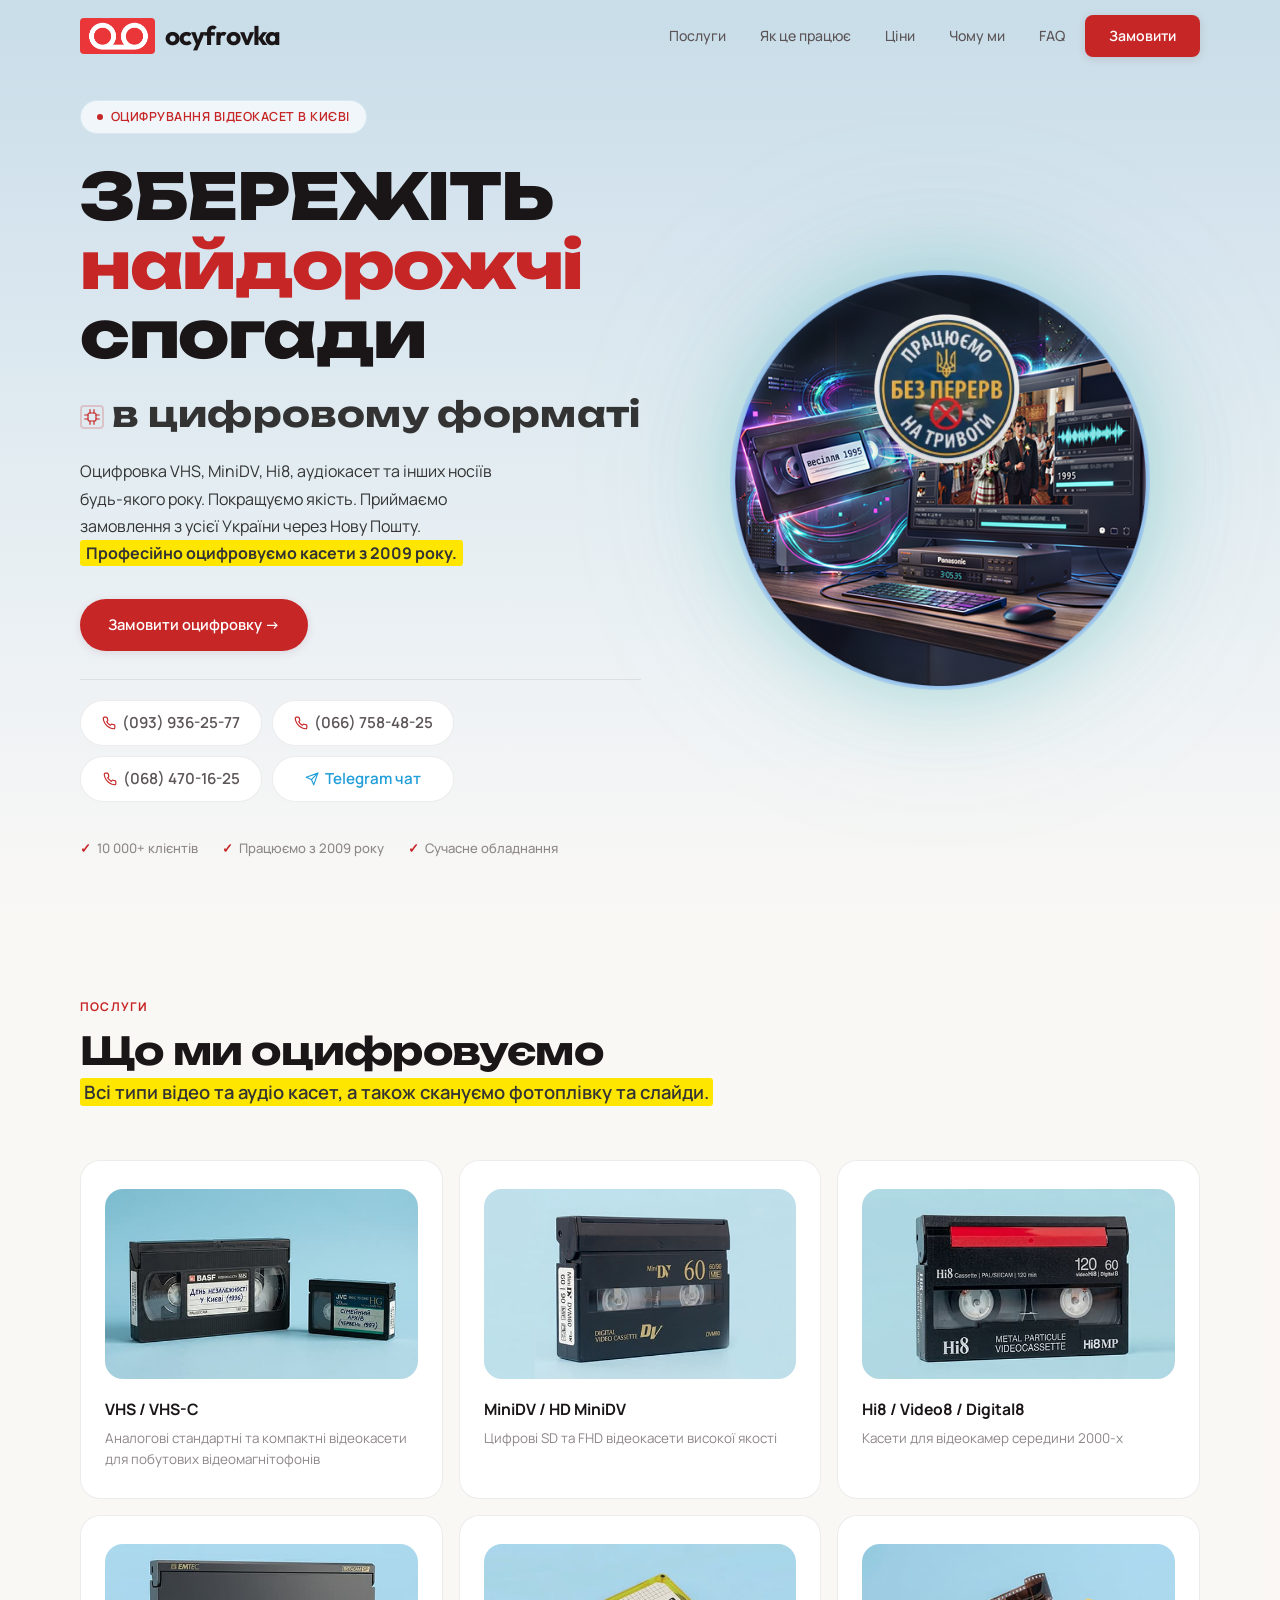
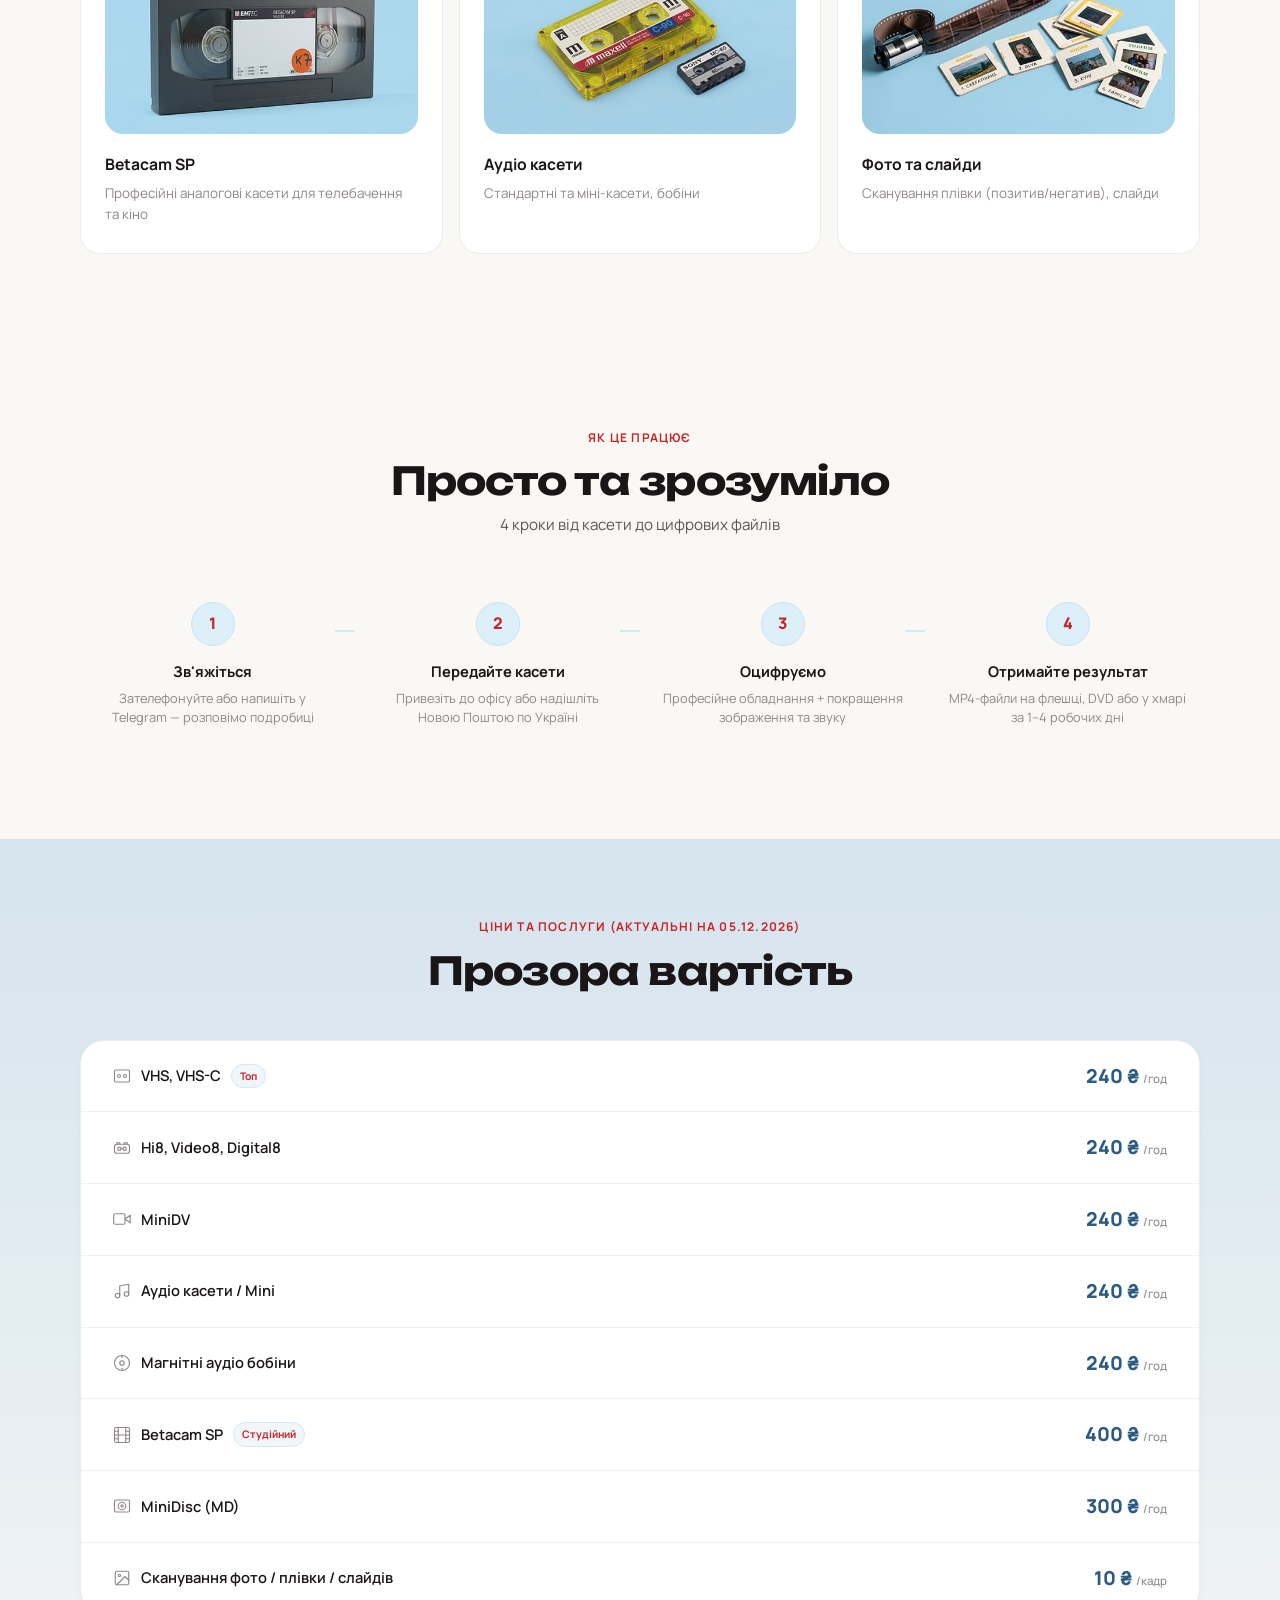
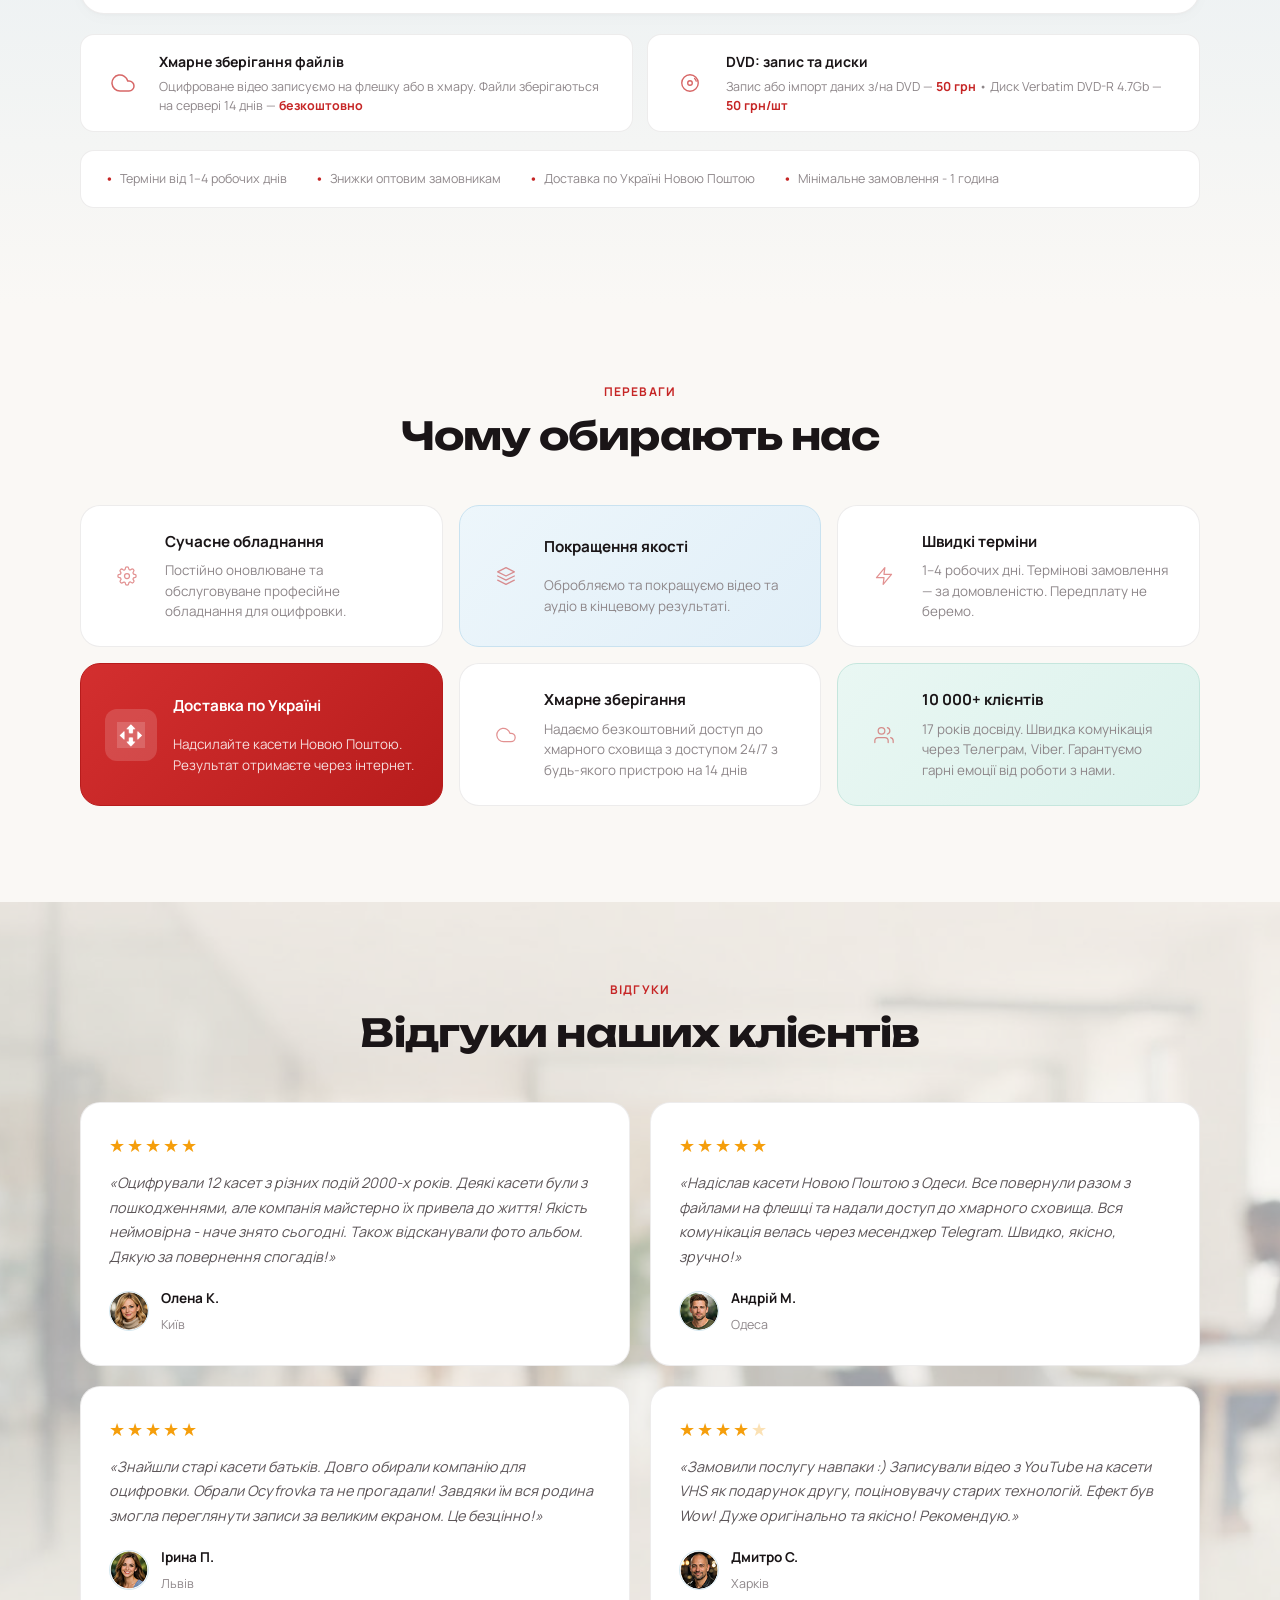
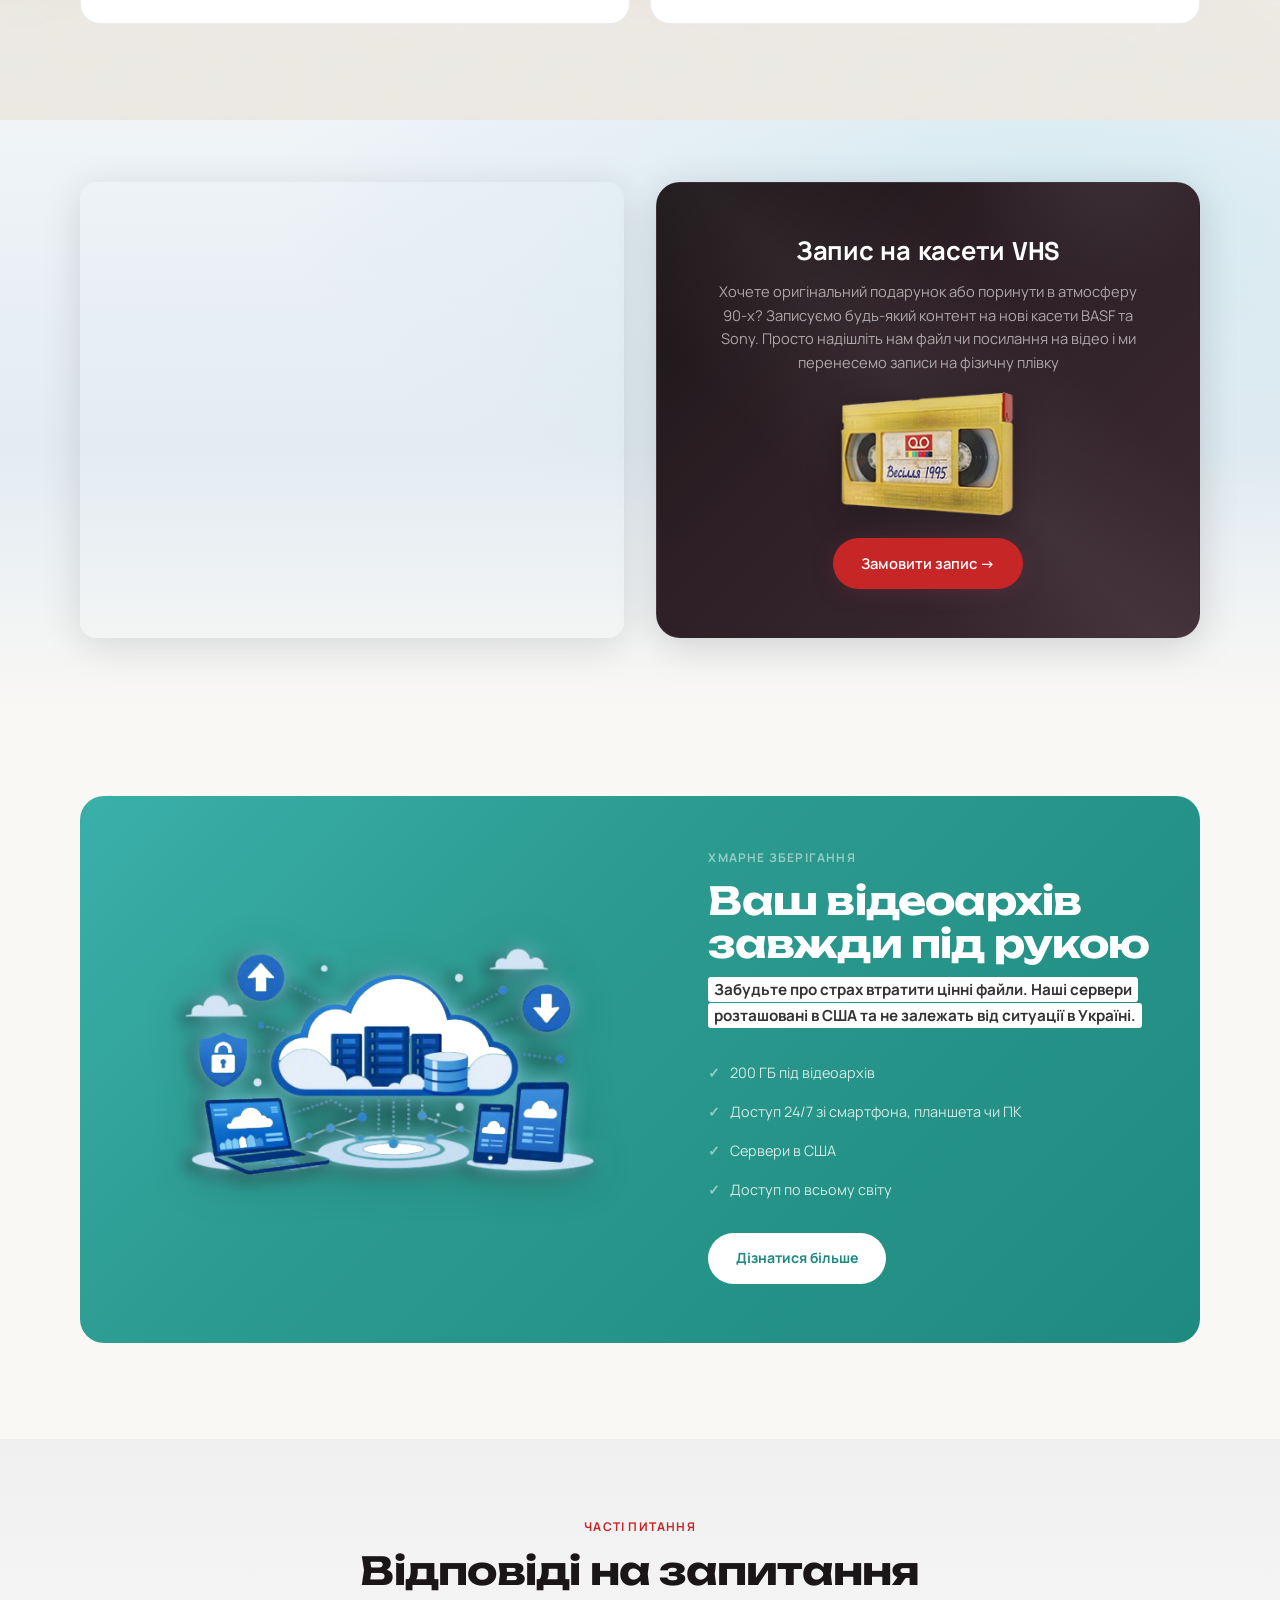
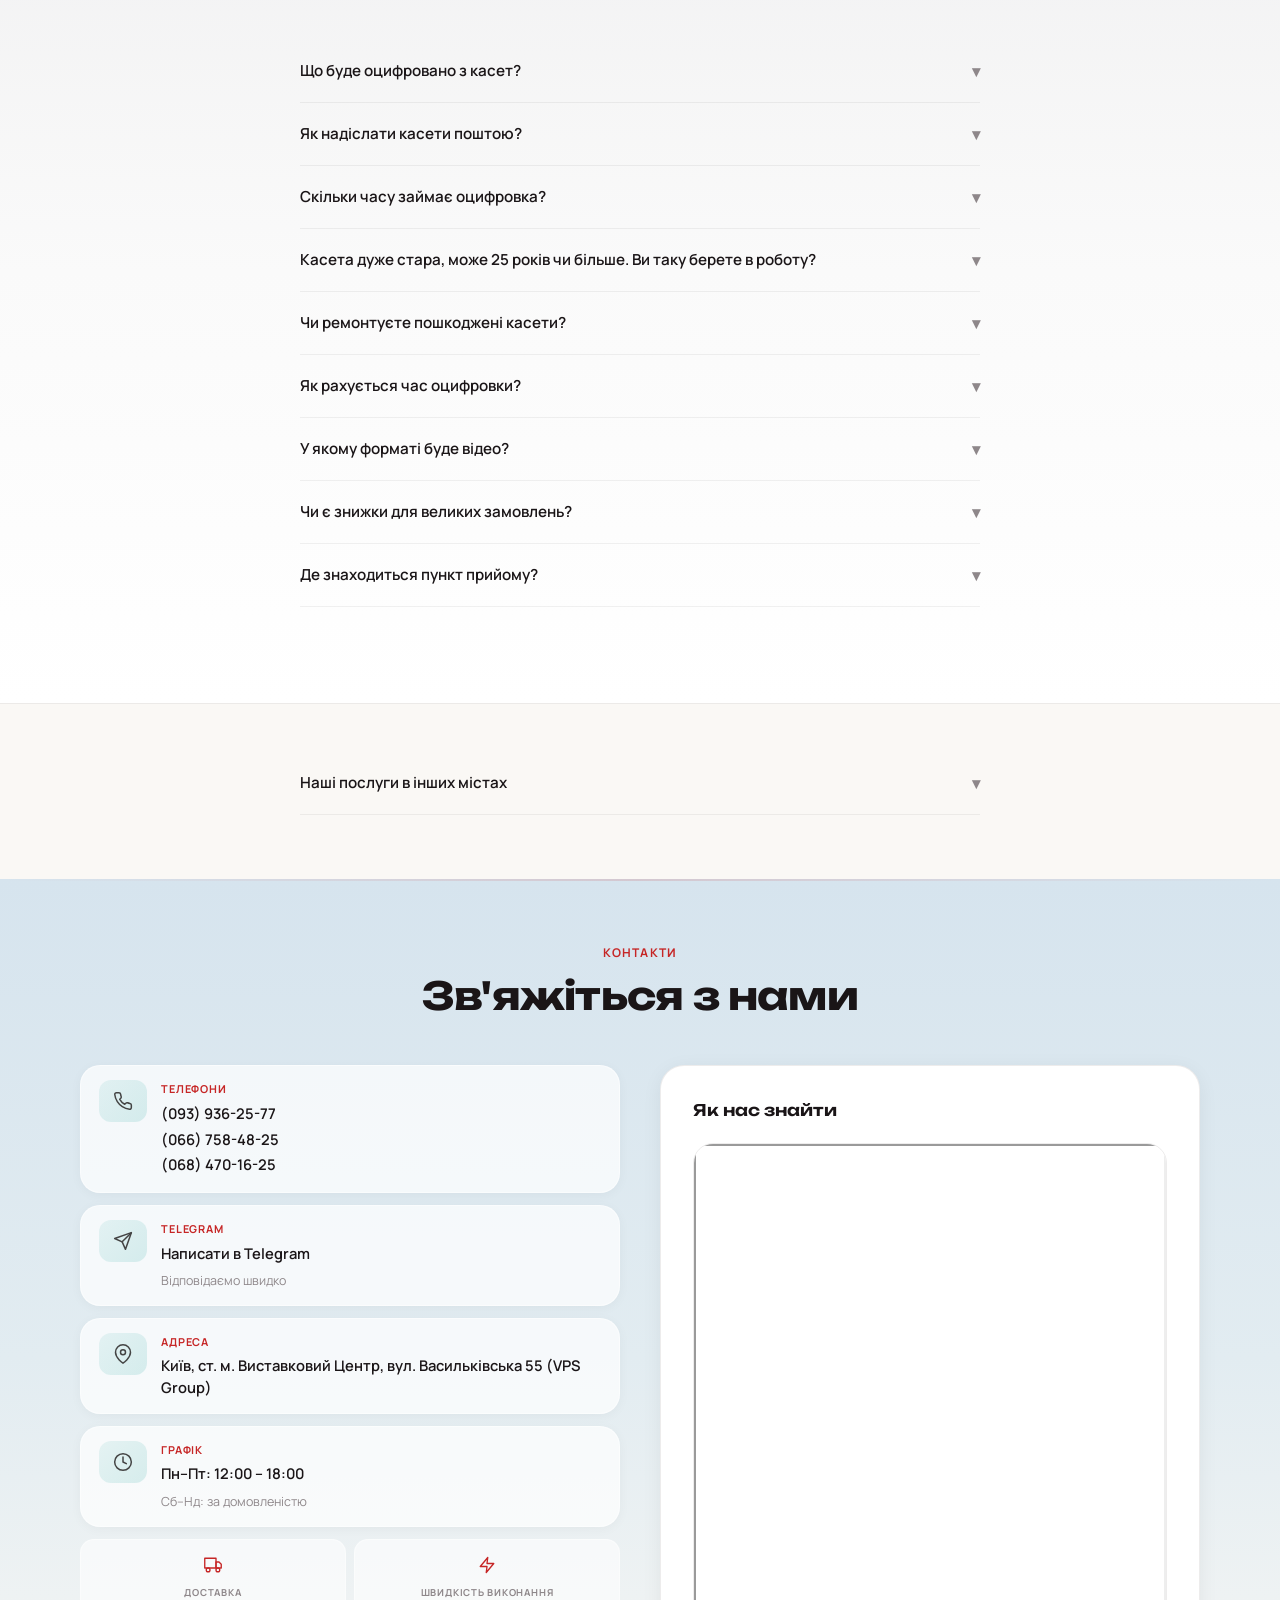
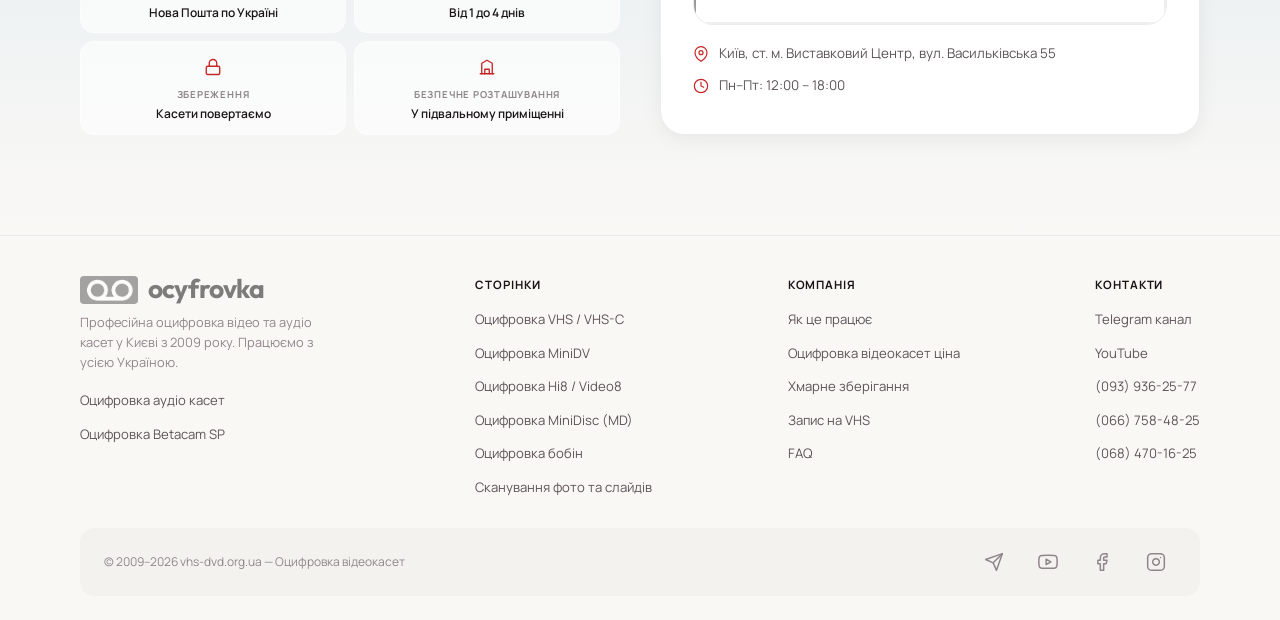
<file: contacts/index.html>
<!DOCTYPE html>
<html lang="uk">
<head>
    <meta charset="UTF-8">
    <meta name="viewport" content="width=device-width, initial-scale=1.0">
    <!-- Meta refresh на корінь домену -->
    <meta http-equiv="refresh" content="0; url=/index.html">
    <title>Перенаправлення...</title>
    <script>
        // JS-перенаправлення в корінь домену
        window.location.href = "/index.html";
    </script>
</head>
<body>
    <p>Якщо перенаправлення не відбулося, <a href="/index.html">перейдіть на головну</a>.</p>
</body>
</html>
</file>
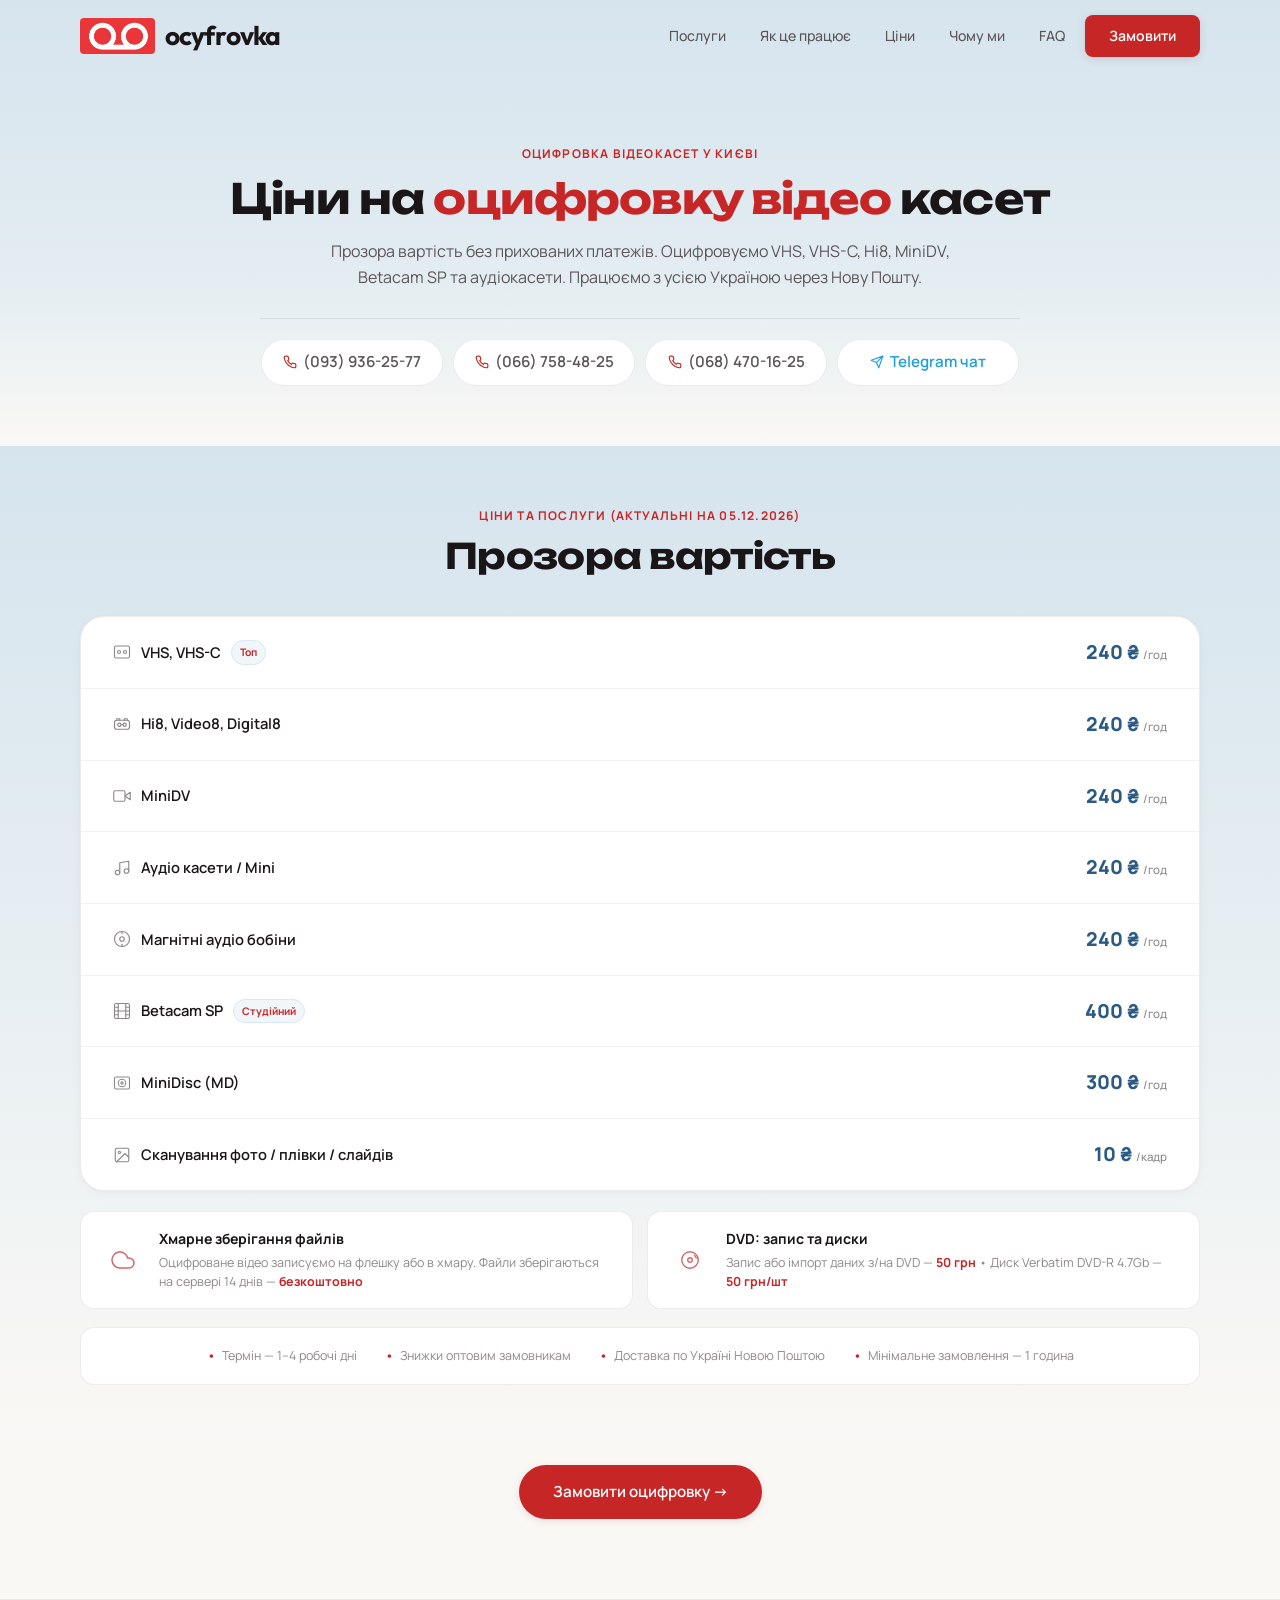
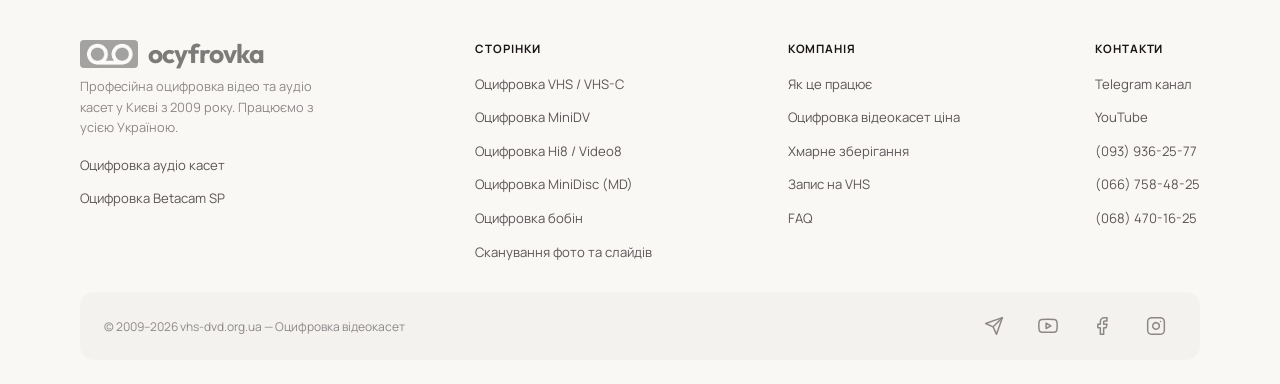
<file: otsyfrovka-video-kyiv/index.html>
<!DOCTYPE html>
<html lang="uk">
<head>
  <meta charset="UTF-8">
  <meta name="viewport" content="width=device-width, initial-scale=1.0">
  <title>Оцифровка відеокасет ціна - Київ</title>
  <meta name="description" content="Ціни на оцифровку відеокасет VHS, VHS-C, Hi8, MiniDV, Betacam SP у Києві. Актуальна вартість на сайті. Доставка по всій Україні.">
  <meta name="robots" content="index, follow, max-snippet:-1, max-image-preview:large">
  <meta name="theme-color" content="#FAF8F5">
  <link rel="icon" href="/favicon.ico" sizes="48x48">
  <link rel="icon" href="/favicon-32x32.png" sizes="32x32" type="image/png">
  <link rel="icon" href="/favicon-16x16.png" sizes="16x16" type="image/png">
  <link rel="apple-touch-icon" href="/apple-touch-icon.png">
  <link rel="manifest" href="/site.webmanifest">
  <link rel="canonical" href="https://vhs-dvd.org.ua/otsyfrovka-video-kyiv/">
  <!-- Open Graph -->
  <meta property="og:type" content="website">
  <meta property="og:url" content="https://vhs-dvd.org.ua/otsyfrovka-video-kyiv/">
  <meta property="og:title" content="Ціни на оцифровку відеокасет у Києві — VHS, MiniDV, Hi8">
  <meta property="og:description" content="Професійна оцифровка відеокасет VHS, VHS-C, Hi8, MiniDV, Betacam SP у Києві. Працюємо з усією Україною.">
  <meta property="og:image" content="https://vhs-dvd.org.ua/images/og-image.jpg">
  <meta property="og:image:width" content="1200">
  <meta property="og:image:height" content="630">
  <meta property="og:locale" content="uk_UA">
  <meta property="og:site_name" content="VHS-DVD.ORG.UA">
  <meta name="twitter:card" content="summary_large_image">
  <meta name="twitter:title" content="Ціни на оцифровку відеокасет у Києві — VHS, MiniDV, Hi8 | vhs-dvd.org.ua">
  <meta name="twitter:description" content="Ціни на оцифровку відеокасет VHS, VHS-C, Hi8, MiniDV, Betacam SP у Києві. Актуальна вартість на сайті. Доставка по всій Україні.">
  <meta name="twitter:image" content="https://vhs-dvd.org.ua/images/og-image.jpg">
  <!-- Structured Data: Service + Prices (статичний фолбек для пошуковиків; живі ціни — з config.json) -->
  <script type="application/ld+json">
  {
    "@context": "https://schema.org",
    "@type": "Service",
    "name": "Оцифровка відеокасет",
    "serviceType": "Оцифровка відео та аудіо касет",
    "provider": {
      "@type": "LocalBusiness",
      "name": "VHS-DVD.ORG.UA — Оцифровка відеокасет",
      "url": "https://vhs-dvd.org.ua",
      "telephone": "+380939362577",
      "address": {
        "@type": "PostalAddress",
        "addressLocality": "Київ",
        "addressCountry": "UA"
      },
      "areaServed": {
        "@type": "Country",
        "name": "Україна"
      }
    },
  }
  </script>
  <!-- Structured Data: BreadcrumbList -->
  <script type="application/ld+json">
  {
    "@context": "https://schema.org",
    "@type": "BreadcrumbList",
    "itemListElement": [
      { "@type": "ListItem", "position": 1, "name": "Головна", "item": "https://vhs-dvd.org.ua/" },
      { "@type": "ListItem", "position": 2, "name": "Ціни на оцифровку", "item": "https://vhs-dvd.org.ua/otsyfrovka-video-kyiv/" }
    ]
  }
  </script>
  <link rel="preconnect" href="https://fonts.googleapis.com">
  <link rel="preconnect" href="https://fonts.gstatic.com" crossorigin>
  <link href="https://fonts.googleapis.com/css2?family=Manrope:wght@400;500;600;700;800&family=Outfit:wght@400;500;600;700;800&family=Unbounded:wght@400;500;600;700;800&display=swap" rel="stylesheet">
  <style>
    *, *::before, *::after { margin: 0; padding: 0; box-sizing: border-box; }

    :root {
      --bg: #FAF8F5;
      --bg-card: #FFFFFF;
      --text: #1A1517;
      --text-secondary: #5C5558;
      --text-muted: #8E878A;
      --accent: #c62626;
      --accent-hover: #7E3549;
      --pink-soft: #D6E8F0;
      --pink-bg: #F0F6FA;
      --border: rgba(26,21,23,0.06);
      --border-card: rgba(26,21,23,0.08);
      --radius-xl: 24px;
      --radius-md: 14px;
      --max-w: 1120px;
      --font: 'Manrope', -apple-system, sans-serif;
      --font-display: 'Unbounded', 'Manrope', sans-serif;
      --shadow-card: 0 1px 4px rgba(0,0,0,0.03), 0 4px 16px rgba(0,0,0,0.02);
      --shadow-hover: 0 2px 8px rgba(0,0,0,0.05), 0 8px 32px rgba(0,0,0,0.04);
    }

    html { scroll-behavior: smooth; }

    body {
      font-family: var(--font);
      background: var(--bg);
      color: var(--text);
      line-height: 1.6;
      overflow-x: hidden;
      -webkit-font-smoothing: antialiased;
    }

    .container { max-width: var(--max-w); margin: 0 auto; }

    /* Шапка: спільні стилі в includes/site.css */

    /* ===== HERO ===== */
    .hero {
      padding: 140px 24px 60px;
      background: linear-gradient(180deg, #D6E4EE 0%, #E2ECF1 60%, var(--bg) 100%);
      text-align: center;
    }
    .hero .section-eyebrow { display: inline-block; }
    .hero h1 {
      font-family: var(--font-display);
      font-size: clamp(1.7rem, 4vw, 2.6rem);
      font-weight: 700; line-height: 1.15; letter-spacing: -0.02em;
      margin-bottom: 16px;
    }
    .hero h1 .accent { color: var(--accent); }
    .hero p {
      max-width: 640px; margin: 0 auto;
      font-size: 1rem; color: var(--text-secondary);
    }

    /* ===== PHONE BUTTONS (як на головній) ===== */
    .hero-phones {
      display: flex; gap: 10px; flex-wrap: wrap; align-items: center;
      justify-content: center;
      margin-top: 28px;
      padding-top: 20px;
      border-top: 1px solid rgba(0,0,0,0.08);
      max-width: 760px; margin-left: auto; margin-right: auto;
    }
    .hero-phones .phone-btn,
    .hero-phones .btn-telegram { min-width: 182px; box-sizing: border-box; }
    .phone-btn {
      display: inline-flex; align-items: center; gap: 6px; justify-content: center;
      background: var(--bg-card); border: 1.5px solid var(--border-card);
      padding: 10px 20px; border-radius: 50px;
      text-decoration: none; color: var(--text-secondary);
      font-size: 0.95rem; font-weight: 600;
      transition: all 0.3s cubic-bezier(0.34, 1.56, 0.64, 1);
    }
    .phone-btn:hover {
      border-color: var(--accent); color: var(--accent);
      transform: translateY(-1px);
      box-shadow: 0 2px 8px rgba(107,45,62,0.08);
    }
    .phone-btn:active { transform: scale(0.97); }
    .phone-icon { font-size: 0.75rem; display: flex; align-items: center; }
    .phone-icon svg { width: 14px; height: 14px; }
    .phone-number { white-space: nowrap; }
    .btn-telegram {
      display: inline-flex; align-items: center; gap: 6px; justify-content: center;
      background: var(--bg-card); border: 1.5px solid var(--border-card);
      padding: 10px 20px; border-radius: 50px;
      text-decoration: none; color: #229ED9;
      font-size: 0.95rem; font-weight: 600;
      cursor: pointer; transition: all 0.3s cubic-bezier(0.34, 1.56, 0.64, 1);
      position: relative; overflow: hidden;
    }
    .btn-telegram::after {
      content: ''; position: absolute; top: 50%; left: 50%;
      width: 0; height: 0;
      background: rgba(255,255,255,0.15); border-radius: 50%;
      transform: translate(-50%, -50%);
      transition: width 0.5s, height 0.5s;
    }
    .btn-telegram:hover::after { width: 300px; height: 300px; }
    .btn-telegram:hover { border-color: #229ED9; background: #f0fbfe; transform: translateY(-1px); }
    .btn-telegram:active { transform: scale(0.97); }

    /* ===== SECTIONS ===== */
    .section { padding: 60px 24px; }
    .section-header { margin-bottom: 40px; }
    .section-header.centered { text-align: center; }
    .section-eyebrow {
      font-size: 0.75rem; font-weight: 700; color: var(--accent);
      text-transform: uppercase; letter-spacing: 0.1em; margin-bottom: 12px;
    }
    .section-title {
      font-family: var(--font-display);
      font-size: clamp(1.6rem, 3.5vw, 2.2rem);
      font-weight: 700; line-height: 1.12; letter-spacing: -0.02em;
    }

    /* ===== PRICING (same as index.html) ===== */
    .pricing-section { background: linear-gradient(180deg, #D6E4EE 0%, #E2ECF1 40%, var(--bg) 100%); }
    .pricing-card {
      background: var(--bg-card); border: 1px solid var(--border-card);
      border-radius: var(--radius-xl); overflow: hidden;
      box-shadow: var(--shadow-card);
    }
    .pricing-row {
      display: grid; grid-template-columns: 1fr auto;
      padding: 20px 32px; align-items: center;
      border-bottom: 1px solid var(--border);
      transition: background 0.15s;
    }
    .pricing-row:last-child { border-bottom: none; }
    a.pricing-row { text-decoration: none; color: inherit; cursor: pointer; }
    .pricing-row:hover { background: var(--pink-bg); }
    .pricing-row .fmt {
      font-weight: 600; font-size: 0.92rem;
      display: flex; align-items: center; gap: 10px;
    }
    .pricing-row .fmt svg { flex-shrink: 0; }
    .pricing-row .pr {
      font-weight: 800; font-size: 1.2rem; color: #2B5B84;
      white-space: nowrap;
    }
    .pricing-row .pr small {
      font-weight: 500; font-size: 0.72rem; color: var(--text-muted);
    }
    .tag {
      font-size: 0.65rem; font-weight: 700; padding: 3px 8px;
      border-radius: 50px; background: var(--pink-bg);
      color: var(--accent); border: 1px solid var(--pink-soft);
    }
    .pricing-extras {
      margin-top: 20px;
      display: grid; grid-template-columns: repeat(2, 1fr); gap: 14px;
    }
    .extra-item {
      background: var(--bg-card); border: 1px solid var(--border-card);
      border-radius: var(--radius-md); padding: 16px 20px;
      display: grid; grid-template-columns: auto 1fr; column-gap: 14px;
      align-items: center;
      transition: all 0.25s;
    }
    .extra-item .ei-icon {
      grid-row: 1 / span 2;
      font-size: 1.3rem; flex-shrink: 0; display: flex;
      align-items: center; justify-content: center;
      width: 44px; height: 44px;
    }
    .ei-icon svg { opacity: 0.7; }
    .extra-item h4 { grid-column: 2; font-size: 0.88rem; font-weight: 700; margin-bottom: 4px; }
    .extra-item p { grid-column: 2; font-size: 0.78rem; color: var(--text-muted); line-height: 1.5; }
    .extra-item:hover { box-shadow: var(--shadow-hover); }
    .extra-item .ei-price { color: var(--accent); font-weight: 700; }
    .pricing-note {
      margin-top: 18px; padding: 18px 24px;
      background: var(--bg-card); border: 1px solid var(--border-card);
      border-radius: var(--radius-md);
      display: flex; flex-wrap: wrap; justify-content: center; gap: 8px 28px;
    }
    .pricing-note span {
      font-size: 0.78rem; color: var(--text-muted);
      display: flex; align-items: center; gap: 6px;
    }
    .pricing-note span::before { content: '•'; color: var(--accent); font-weight: 700; }

    /* ===== CTA ===== */
    .cta-section { text-align: center; padding: 20px 24px 80px; }
    .btn-primary {
      background: var(--accent); color: #fff;
      padding: 15px 34px; border-radius: 50px;
      font-weight: 600; font-size: 0.95rem; border: none;
      text-decoration: none;
      display: inline-flex; align-items: center; gap: 8px;
      box-shadow: 0 2px 8px rgba(107,45,62,0.12);
      transition: all 0.2s;
    }
    .btn-primary:hover {
      box-shadow: 0 6px 24px rgba(107,45,62,0.2);
      transform: translateY(-2px);
      background: var(--accent-hover);
    }

    /* Підвал: спільні стилі в includes/site.css */

    /* ===== REVEAL ANIMATION ===== */
    .reveal {
      opacity: 0; transform: translateY(24px);
      transition: opacity 0.7s cubic-bezier(0.22, 1, 0.36, 1),
                  transform 0.7s cubic-bezier(0.22, 1, 0.36, 1);
    }
    .reveal.visible { opacity: 1; transform: translateY(0); }
    .pricing-extras .reveal:nth-child(1) { transition-delay: 0s; }
    .pricing-extras .reveal:nth-child(2) { transition-delay: 0.06s; }

    /* ===== RESPONSIVE ===== */
    @media (max-width: 768px) {
      .pricing-row { padding: 16px 20px; }
      .pricing-row .fmt { font-size: 0.85rem; }
      .pricing-row .pr { font-size: 1.05rem; }
      .hero { padding: 120px 16px 40px; }
    }

    @media (max-width: 480px) {
      .hero-phones { gap: 8px; }
      .hero-phones .phone-btn,
      .hero-phones .btn-telegram { font-size: 0.72rem; padding: 6px 10px; min-width: 148px; }
      .logo-text { font-size: 1.05rem; }
      .logo-img { height: 28px; }
      .pricing-note { flex-direction: column; align-items: flex-start; gap: 6px; }
      .pricing-extras { grid-template-columns: 1fr; }
    }
  </style>
  <link rel="stylesheet" href="../includes/site.css">
<!-- Google tag (gtag.js) -->
<script async src="https://www.googletagmanager.com/gtag/js?id=G-S3W2X73FGC"></script>
<script>
  window.dataLayer = window.dataLayer || [];
  function gtag(){dataLayer.push(arguments);}
  gtag('js', new Date());

  gtag('config', 'G-S3W2X73FGC');
</script>
</head>
<body data-format="vhs">

  <!-- HEADER (спільна шапка: includes/header.html) -->
  <div data-include="header"></div>

  <!-- HERO -->
  <section class="hero">
    <div class="section-eyebrow">Оцифровка відеокасет у Києві</div>
    <h1>Ціни на <span class="accent">оцифровку відео</span> касет</h1>
    <p>Прозора вартість без прихованих платежів. Оцифровуємо VHS, VHS-C, Hi8, MiniDV, Betacam SP та аудіокасети. Працюємо з усією Україною через Нову Пошту.</p>

    <!-- Кнопки телефонів + Telegram (дані з config.json: includes/site.js) -->
    <div class="hero-phones" data-config="hero-phones">
      <a href="tel:+380939362577" class="phone-btn">
        <span class="phone-icon"><svg viewBox="0 0 24 24" fill="none" stroke="var(--accent)" stroke-width="2" stroke-linecap="round" stroke-linejoin="round"><path d="M22 16.92v3a2 2 0 0 1-2.18 2 19.79 19.79 0 0 1-8.63-3.07 19.5 19.5 0 0 1-6-6 19.79 19.79 0 0 1-3.07-8.67A2 2 0 0 1 4.11 2h3a2 2 0 0 1 2 1.72c.12.96.36 1.9.7 2.81a2 2 0 0 1-.45 2.11L8.09 9.91a16 16 0 0 0 6 6l1.27-1.27a2 2 0 0 1 2.11-.45c.91.34 1.85.58 2.81.7A2 2 0 0 1 22 16.92z"/></svg></span>
        <span class="phone-number">(093) 936-25-77</span>
      </a>
      <a href="tel:+380667584825" class="phone-btn">
        <span class="phone-icon"><svg viewBox="0 0 24 24" fill="none" stroke="var(--accent)" stroke-width="2" stroke-linecap="round" stroke-linejoin="round"><path d="M22 16.92v3a2 2 0 0 1-2.18 2 19.79 19.79 0 0 1-8.63-3.07 19.5 19.5 0 0 1-6-6 19.79 19.79 0 0 1-3.07-8.67A2 2 0 0 1 4.11 2h3a2 2 0 0 1 2 1.72c.12.96.36 1.9.7 2.81a2 2 0 0 1-.45 2.11L8.09 9.91a16 16 0 0 0 6 6l1.27-1.27a2 2 0 0 1 2.11-.45c.91.34 1.85.58 2.81.7A2 2 0 0 1 22 16.92z"/></svg></span>
        <span class="phone-number">(066) 758-48-25</span>
      </a>
      <a href="tel:+380684701625" class="phone-btn">
        <span class="phone-icon"><svg viewBox="0 0 24 24" fill="none" stroke="var(--accent)" stroke-width="2" stroke-linecap="round" stroke-linejoin="round"><path d="M22 16.92v3a2 2 0 0 1-2.18 2 19.79 19.79 0 0 1-8.63-3.07 19.5 19.5 0 0 1-6-6 19.79 19.79 0 0 1-3.07-8.67A2 2 0 0 1 4.11 2h3a2 2 0 0 1 2 1.72c.12.96.36 1.9.7 2.81a2 2 0 0 1-.45 2.11L8.09 9.91a16 16 0 0 0 6 6l1.27-1.27a2 2 0 0 1 2.11-.45c.91.34 1.85.58 2.81.7A2 2 0 0 1 22 16.92z"/></svg></span>
        <span class="phone-number">(068) 470-16-25</span>
      </a>
      <a href="https://t.me/vhsdvd" target="_blank" class="btn-telegram" data-config="hero-telegram">
        <svg width="14" height="14" viewBox="0 0 24 24" fill="none" stroke="currentColor" stroke-width="2" stroke-linecap="round" stroke-linejoin="round"><path d="M22 2L11 13"/><path d="M22 2L15 22L11 13L2 9L22 2Z"/></svg>
        Telegram чат
      </a>
    </div>
  </section>

  <!-- PRICING (дані з config.json) -->
  <section class="section pricing-section" id="pricing">
    <div class="container">
      <div class="section-header centered reveal">
        <div class="section-eyebrow">Ціни та послуги <span id="pricingDate"></span></div>
        <h2 class="section-title">Прозора вартість</h2>
      </div>
      <div class="pricing-card reveal" data-config="pricing">
        <!-- рядки цін рендеряться з config.json -->
      </div>
      <div class="pricing-extras">
        <div class="extra-item reveal">
          <span class="ei-icon"><svg width="24" height="24" viewBox="0 0 24 24" fill="none" stroke="var(--accent)" stroke-width="1.5" stroke-linecap="round" stroke-linejoin="round"><path d="M18 10h-1.26A8 8 0 1 0 9 20h9a5 5 0 0 0 0-10z"/></svg></span>
          <h4>Хмарне зберігання файлів</h4>
          <p>Оцифроване відео записуємо на флешку або в хмару. Файли зберігаються на сервері 14 днів — <span class="ei-price">безкоштовно</span></p>
        </div>
        <div class="extra-item reveal">
          <span class="ei-icon"><svg width="22" height="22" viewBox="0 0 24 24" fill="none" stroke="var(--accent)" stroke-width="1.5" stroke-linecap="round" stroke-linejoin="round"><circle cx="12" cy="12" r="9"/><circle cx="12" cy="12" r="2.5"/><path d="M17 7a6.5 6.5 0 0 1 1.8 3"/></svg></span>
          <h4>DVD: запис та диски</h4>
          <p>Запис або імпорт даних з/на DVD — <span class="ei-price">50 грн</span> • Диск Verbatim DVD-R 4.7Gb — <span class="ei-price">50 грн/шт</span></p>
        </div>
      </div>
      <div class="pricing-note reveal">
        <span>Термін — 1–4 робочі дні</span>
        <span>Знижки оптовим замовникам</span>
        <span>Доставка по Україні Новою Поштою</span>
        <span>Мінімальне замовлення — 1 година</span>
      </div>
    </div>
  </section>

  <!-- CTA -->
  <section class="cta-section reveal">
    <a href="../index.html#contact" class="btn-primary">Замовити оцифровку →</a>
  </section>

  <!-- FOOTER (спільний підвал: includes/footer.html) -->
  <div data-include="footer"></div>

  <script src="../includes/site.js" defer></script>
</body>
</html>
</file>
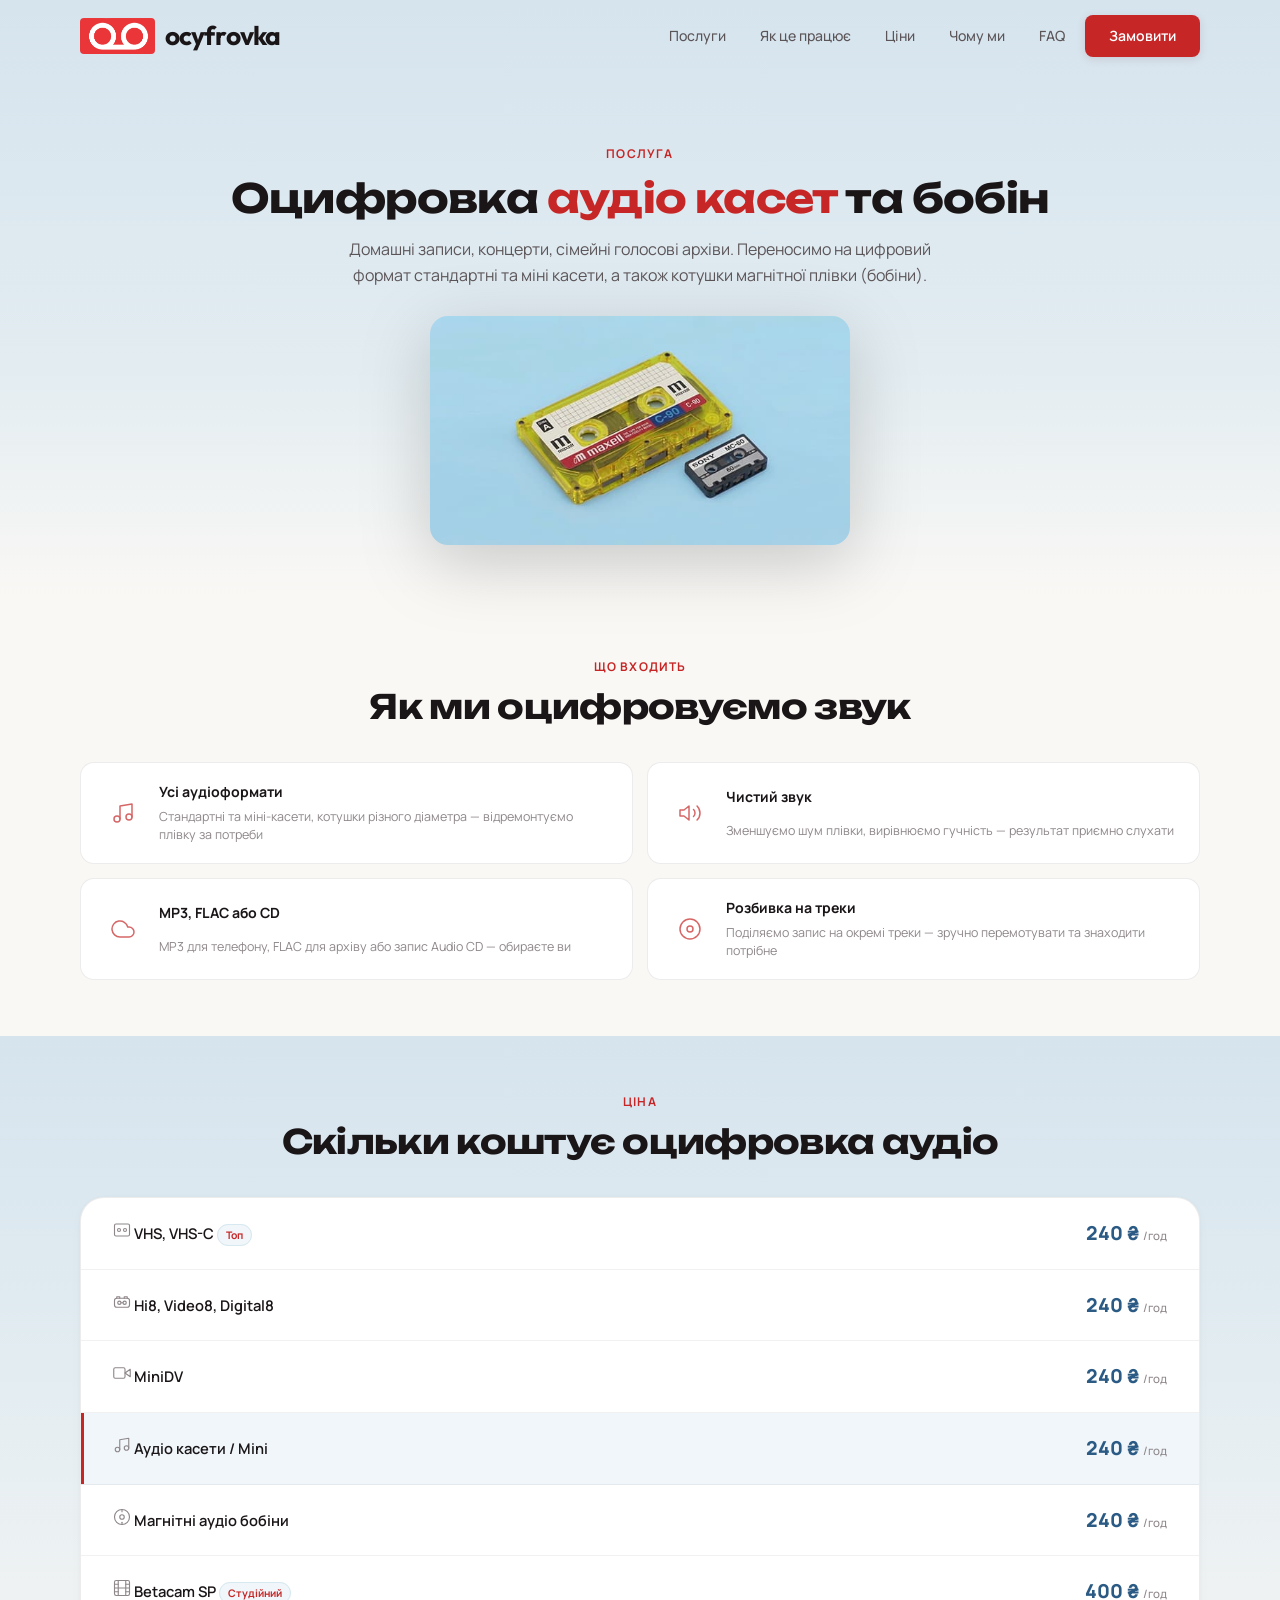
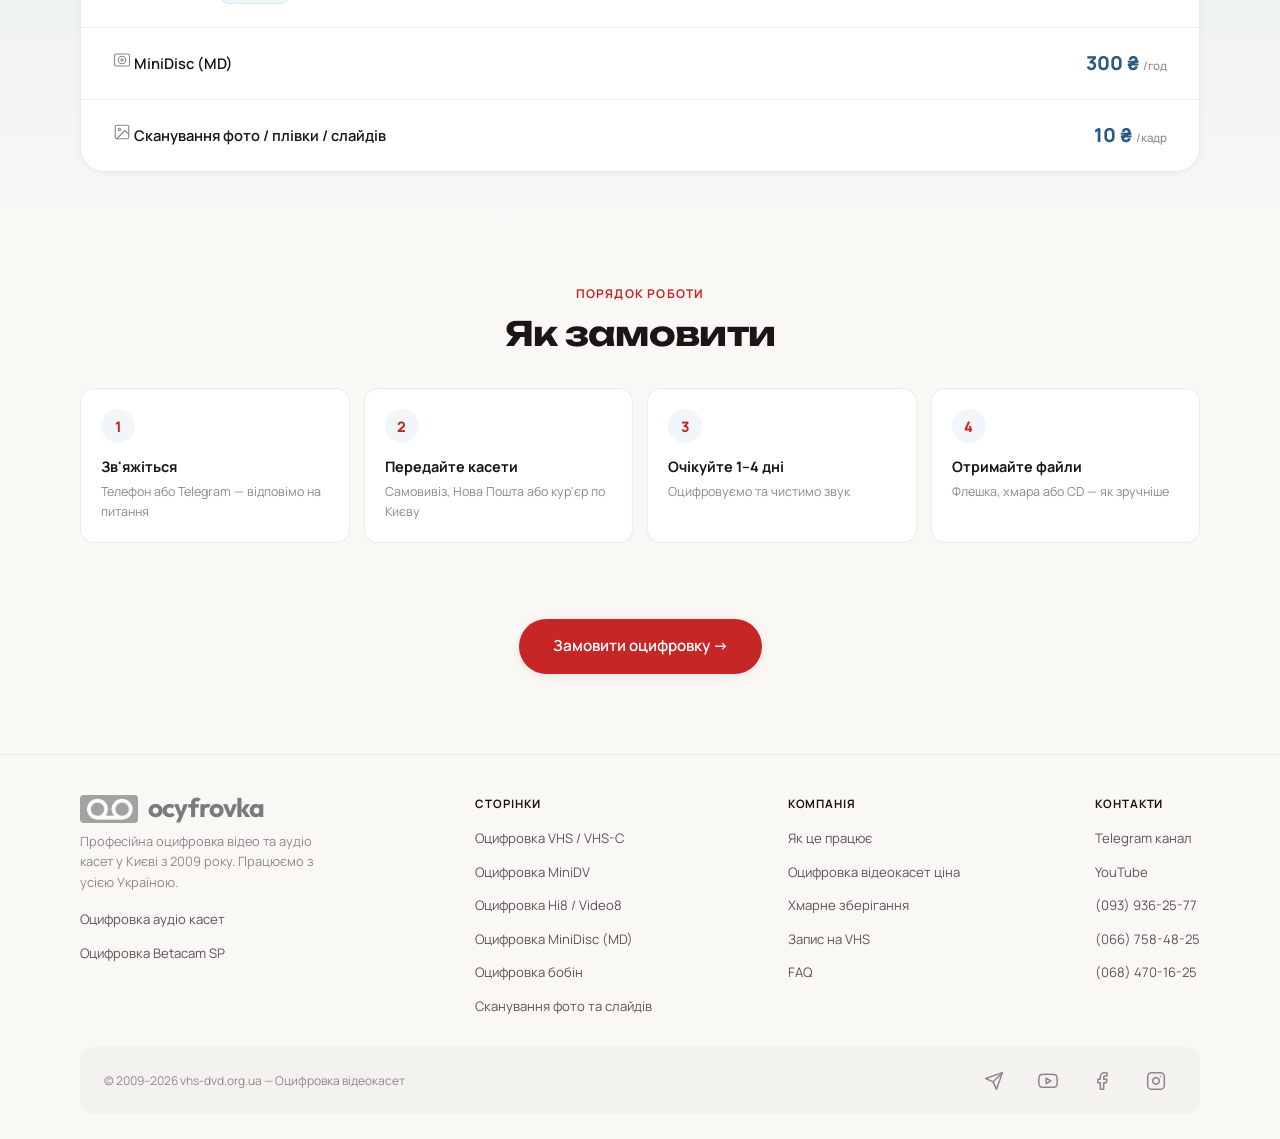
<file: ocyfrovka-audio.html>
<!DOCTYPE html>
<html lang="uk">
<head>
  <meta charset="UTF-8">
  <meta name="viewport" content="width=device-width, initial-scale=1.0">
  <title>Оцифровка аудіо касет та бобін у Києві — ціна | vhs-dvd.org.ua</title>
  <meta name="description" content="Оцифровка аудіо касет, міні-касет та магнітних бобін у Києві. Перенесення на флешку чи хмару з чистим звуком. Доставка по Україні.">
  <meta name="robots" content="index, follow, max-snippet:-1, max-image-preview:large">
  <meta name="theme-color" content="#FAF8F5">
  <link rel="icon" href="/favicon.ico" sizes="48x48">
  <link rel="icon" href="/favicon-32x32.png" sizes="32x32" type="image/png">
  <link rel="icon" href="/favicon-16x16.png" sizes="16x16" type="image/png">
  <link rel="apple-touch-icon" href="/apple-touch-icon.png">
  <link rel="manifest" href="/site.webmanifest">
  <link rel="canonical" href="https://vhs-dvd.org.ua/ocyfrovka-audio.html">
  <meta property="og:type" content="website">
  <meta property="og:url" content="https://vhs-dvd.org.ua/ocyfrovka-audio.html">
  <meta property="og:title" content="Оцифровка аудіо касет та бобін у Києві">
  <meta property="og:description" content="Перенос аудіо касет, міні-касет і бобін у цифровий формат з чистим звуком.">
  <meta property="og:image" content="https://vhs-dvd.org.ua/images/og-image.jpg">
  <meta property="og:image:width" content="1200">
  <meta property="og:image:height" content="630">
  <meta property="og:locale" content="uk_UA">
  <meta property="og:site_name" content="VHS-DVD.ORG.UA">
  <meta name="twitter:card" content="summary_large_image">
  <meta name="twitter:title" content="Оцифровка аудіо касет та бобін у Києві — ціна | vhs-dvd.org.ua">
  <meta name="twitter:description" content="Оцифровка аудіо касет, міні-касет та магнітних бобін у Києві. Перенесення на флешку чи хмару з чистим звуком. Доставка по Україні.">
  <meta name="twitter:image" content="https://vhs-dvd.org.ua/images/og-image.jpg">
  <script type="application/ld+json">
  {
    "@context": "https://schema.org",
    "@type": "Service",
    "name": "Оцифровка аудіо касет",
    "serviceType": "Оцифровка аудіо касет та магнітних бобін",
    "provider": {
      "@type": "LocalBusiness",
      "name": "VHS-DVD.ORG.UA — Оцифровка відеокасет",
      "url": "https://vhs-dvd.org.ua",
      "address": { "@type": "PostalAddress", "addressLocality": "Київ", "addressCountry": "UA" }
    },
    "areaServed": "Україна",
  }
  </script>
  <link rel="preconnect" href="https://fonts.googleapis.com">
  <link rel="preconnect" href="https://fonts.gstatic.com" crossorigin>
  <link href="https://fonts.googleapis.com/css2?family=Manrope:wght@400;500;600;700;800&family=Outfit:wght@400;500;600;700;800&family=Unbounded:wght@400;500;600;700;800&display=swap" rel="stylesheet">
  <style>
    *, *::before, *::after { margin: 0; padding: 0; box-sizing: border-box; }

    :root {
      --bg: #FAF8F5;
      --bg-card: #FFFFFF;
      --text: #1A1517;
      --text-secondary: #5C5558;
      --text-muted: #8E878A;
      --accent: #c62626;
      --accent-hover: #7E3549;
      --pink-soft: #D6E8F0;
      --pink-bg: #F0F6FA;
      --border: rgba(26,21,23,0.06);
      --border-card: rgba(26,21,23,0.08);
      --radius-xl: 24px;
      --radius-md: 14px;
      --max-w: 1120px;
      --font: 'Manrope', -apple-system, sans-serif;
      --font-display: 'Unbounded', 'Manrope', sans-serif;
      --shadow-card: 0 1px 4px rgba(0,0,0,0.03), 0 4px 16px rgba(0,0,0,0.02);
      --shadow-hover: 0 2px 8px rgba(0,0,0,0.05), 0 8px 32px rgba(0,0,0,0.04);
    }

    html { scroll-behavior: smooth; }

    body {
      font-family: var(--font);
      background: var(--bg);
      color: var(--text);
      line-height: 1.6;
      overflow-x: hidden;
      -webkit-font-smoothing: antialiased;
    }

    .container { max-width: var(--max-w); margin: 0 auto; }

    /* Шапка: спільні стилі в includes/site.css */

    /* ===== HERO ===== */
    .hero {
      padding: 140px 24px 56px;
      background: linear-gradient(180deg, #D6E4EE 0%, #E2ECF1 60%, var(--bg) 100%);
      text-align: center;
    }
    .hero .section-eyebrow { display: inline-block; }
    .hero h1 {
      font-family: var(--font-display);
      font-size: clamp(1.6rem, 4vw, 2.5rem);
      font-weight: 700; line-height: 1.15; letter-spacing: -0.02em;
      margin-bottom: 16px;
    }
    .hero h1 .accent { color: var(--accent); }
    .hero p { max-width: 640px; margin: 0 auto; font-size: 1rem; color: var(--text-secondary); }
    .hero-img { max-width: 420px; width: 100%; margin: 28px auto 0; display: block; filter: drop-shadow(0 18px 34px rgba(0,0,0,0.18)); border-radius: 18px; animation: heroBreath 5.5s ease-in-out infinite; }
    @keyframes heroBreath { 0%, 100% { transform: scale(1); } 50% { transform: scale(1.05); } }
    @media (prefers-reduced-motion: reduce) { .hero-img { animation: none; } }

    /* ===== SECTIONS ===== */
    .section { padding: 56px 24px; }
    .section-header { margin-bottom: 36px; }
    .section-header.centered { text-align: center; }
    .section-eyebrow {
      font-size: 0.75rem; font-weight: 700; color: var(--accent);
      text-transform: uppercase; letter-spacing: 0.1em; margin-bottom: 12px;
    }
    .section-title {
      font-family: var(--font-display);
      font-size: clamp(1.5rem, 3.5vw, 2.1rem);
      font-weight: 700; line-height: 1.12; letter-spacing: -0.02em;
    }

    /* ===== PRICING CARD ===== */
    .pricing-section { background: linear-gradient(180deg, #D6E4EE 0%, #E2ECF1 40%, var(--bg) 100%); }
    .pricing-card {
      background: var(--bg-card); border: 1px solid var(--border-card);
      border-radius: var(--radius-xl); overflow: hidden;
      box-shadow: var(--shadow-card);
    }
    .pricing-row {
      display: grid; grid-template-columns: 1fr auto;
      padding: 20px 32px; align-items: center;
      border-bottom: 1px solid var(--border);
      transition: background 0.15s;
    }
    .pricing-row:last-child { border-bottom: none; }
    a.pricing-row { text-decoration: none; color: inherit; cursor: pointer; }
    .pricing-row.highlighted { background: var(--pink-bg); box-shadow: inset 3px 0 0 var(--accent); }
    .pricing-row:hover { background: var(--pink-bg); }
    .pricing-row .fmt { font-weight: 600; font-size: 0.92rem; }
    .pricing-row .pr { font-weight: 800; font-size: 1.2rem; color: #2B5B84; white-space: nowrap; }
    .pricing-row .pr small { font-weight: 500; font-size: 0.72rem; color: var(--text-muted); }
    .pricing-row .fmt .tag {
      font-size: 0.65rem; font-weight: 700; padding: 3px 8px;
      border-radius: 50px; background: var(--pink-bg);
      color: var(--accent); border: 1px solid var(--pink-soft);
    }

    /* ===== FEATURES ===== */
    .features-grid { display: grid; grid-template-columns: repeat(2, 1fr); gap: 14px; }
    .feature-item {
      background: var(--bg-card); border: 1px solid var(--border-card);
      border-radius: var(--radius-md); padding: 18px 20px;
      display: grid; grid-template-columns: auto 1fr; column-gap: 14px;
      align-items: center;
      transition: all 0.25s;
    }
    .feature-item:hover { box-shadow: var(--shadow-hover); }
    .feature-item .fi-icon {
      grid-row: 1 / span 2; width: 44px; height: 44px;
      display: flex; align-items: center; justify-content: center;
    }
    .fi-icon svg { opacity: 0.7; }
    .feature-item h4 { grid-column: 2; font-size: 0.88rem; font-weight: 700; margin-bottom: 4px; }
    .feature-item p { grid-column: 2; font-size: 0.78rem; color: var(--text-muted); line-height: 1.5; }

    /* ===== STEPS ===== */
    .steps-grid { display: grid; grid-template-columns: repeat(4, 1fr); gap: 14px; }
    .step {
      background: var(--bg-card); border: 1px solid var(--border-card);
      border-radius: var(--radius-md); padding: 20px;
      opacity: 0; transform: translateY(24px);
      transition: opacity 0.6s cubic-bezier(0.22, 1, 0.36, 1),
                  transform 0.6s cubic-bezier(0.22, 1, 0.36, 1),
                  box-shadow 0.25s, border-color 0.25s;
    }
    .step.visible { opacity: 1; transform: translateY(0); }
    .steps-grid .step:nth-child(1) { transition-delay: 0s, 0s, 0s, 0s; }
    .steps-grid .step:nth-child(2) { transition-delay: 0.1s, 0.1s, 0s, 0s; }
    .steps-grid .step:nth-child(3) { transition-delay: 0.2s, 0.2s, 0s, 0s; }
    .steps-grid .step:nth-child(4) { transition-delay: 0.3s, 0.3s, 0s, 0s; }
    .step:hover { box-shadow: var(--shadow-hover); transform: translateY(-3px); }

    .step-num {
      width: 34px; height: 34px; border-radius: 50%;
      background: var(--pink-bg); color: var(--accent);
      display: flex; align-items: center; justify-content: center;
      font-weight: 800; font-size: 0.9rem; margin-bottom: 12px;
      transition: background 0.25s, color 0.25s, transform 0.25s;
    }
    .step:hover .step-num { background: var(--accent); color: #fff; transform: scale(1.1); }
    .step h4 { font-size: 0.9rem; font-weight: 700; margin-bottom: 4px; }
    .step p { font-size: 0.78rem; color: var(--text-muted); }

    /* ===== CTA ===== */
    .cta-section { text-align: center; padding: 20px 24px 80px; }
    .btn-primary {
      background: var(--accent); color: #fff;
      padding: 15px 34px; border-radius: 50px;
      font-weight: 600; font-size: 0.95rem; border: none;
      text-decoration: none;
      display: inline-flex; align-items: center; gap: 8px;
      box-shadow: 0 2px 8px rgba(107,45,62,0.12);
      transition: all 0.2s;
    }
    .btn-primary:hover { box-shadow: 0 6px 24px rgba(107,45,62,0.2); transform: translateY(-2px); background: var(--accent-hover); }

    /* Підвал: спільні стилі в includes/site.css */

    /* ===== REVEAL ===== */
    .reveal { opacity: 0; transform: translateY(24px); transition: opacity 0.7s cubic-bezier(0.22, 1, 0.36, 1), transform 0.7s cubic-bezier(0.22, 1, 0.36, 1); }
    .reveal.visible { opacity: 1; transform: translateY(0); }

    /* ===== RESPONSIVE ===== */
    @media (max-width: 768px) {
      .pricing-row { padding: 16px 20px; }
      .features-grid { grid-template-columns: 1fr; }
      .steps-grid { grid-template-columns: 1fr 1fr; }
      .hero { padding: 120px 16px 40px; }
    }
    @media (max-width: 480px) {
      .steps-grid { grid-template-columns: 1fr; }
      .hero-img { max-width: 260px; }
    }
  </style>
  <link rel="stylesheet" href="includes/site.css">
<!-- Google tag (gtag.js) -->
<script async src="https://www.googletagmanager.com/gtag/js?id=G-S3W2X73FGC"></script>
<script>
  window.dataLayer = window.dataLayer || [];
  function gtag(){dataLayer.push(arguments);}
  gtag('js', new Date());

  gtag('config', 'G-S3W2X73FGC');
</script>
</head>
<body data-format="audio">

  <!-- HEADER (спільна шапка: includes/header.html) -->
  <div data-include="header"></div>

  <!-- HERO -->
  <section class="hero">
    <div class="section-eyebrow">Послуга</div>
    <h1>Оцифровка <span class="accent">аудіо касет</span> та бобін</h1>
    <p>Домашні записи, концерти, сімейні голосові архіви. Переносимо на цифровий формат стандартні та міні касети, а також котушки магнітної плівки (бобіни).</p>
    <img src="images/audio.jpg" alt="Аудіо касета" class="hero-img" decoding="async">
  </section>

  <!-- ABOUT SERVICE -->
  <section class="section">
    <div class="container">
      <div class="section-header centered reveal">
        <div class="section-eyebrow">Що входить</div>
        <h2 class="section-title">Як ми оцифровуємо звук</h2>
      </div>
      <div class="features-grid">
        <div class="feature-item reveal">
          <span class="fi-icon"><svg width="24" height="24" viewBox="0 0 24 24" fill="none" stroke="var(--accent)" stroke-width="1.5" stroke-linecap="round" stroke-linejoin="round"><path d="M9 18V5l12-2v13"/><circle cx="6" cy="18" r="3"/><circle cx="18" cy="16" r="3"/></svg></span>
          <h4>Усі аудіоформати</h4>
          <p>Стандартні та міні-касети, котушки різного діаметра — відремонтуємо плівку за потреби</p>
        </div>
        <div class="feature-item reveal">
          <span class="fi-icon"><svg width="24" height="24" viewBox="0 0 24 24" fill="none" stroke="var(--accent)" stroke-width="1.5" stroke-linecap="round" stroke-linejoin="round"><polygon points="11 5 6 9 2 9 2 15 6 15 11 19 11 5"/><path d="M19.07 4.93a10 10 0 0 1 0 14.14M15.54 8.46a5 5 0 0 1 0 7.07"/></svg></span>
          <h4>Чистий звук</h4>
          <p>Зменшуємо шум плівки, вирівнюємо гучність — результат приємно слухати</p>
        </div>
        <div class="feature-item reveal">
          <span class="fi-icon"><svg width="24" height="24" viewBox="0 0 24 24" fill="none" stroke="var(--accent)" stroke-width="1.5" stroke-linecap="round" stroke-linejoin="round"><path d="M18 10h-1.26A8 8 0 1 0 9 20h9a5 5 0 0 0 0-10z"/></svg></span>
          <h4>MP3, FLAC або CD</h4>
          <p>MP3 для телефону, FLAC для архіву або запис Audio CD — обираєте ви</p>
        </div>
        <div class="feature-item reveal">
          <span class="fi-icon"><svg width="24" height="24" viewBox="0 0 24 24" fill="none" stroke="var(--accent)" stroke-width="1.5" stroke-linecap="round" stroke-linejoin="round"><circle cx="12" cy="12" r="10"/><circle cx="12" cy="12" r="3"/></svg></span>
          <h4>Розбивка на треки</h4>
          <p>Поділяємо запис на окремі треки — зручно перемотувати та знаходити потрібне</p>
        </div>
      </div>
    </div>
  </section>

  <!-- PRICING -->
  <section class="section pricing-section" id="pricing">
    <div class="container">
      <div class="section-header centered reveal">
        <div class="section-eyebrow">Ціна</div>
        <h2 class="section-title">Скільки коштує оцифровка аудіо</h2>
      </div>
      <div class="pricing-card reveal" data-config="pricing">
        <!-- рядки цін рендеряться з config.json -->
      </div>
    </div>
  </section>

  <!-- STEPS -->
  <section class="section">
    <div class="container">
      <div class="section-header centered reveal">
        <div class="section-eyebrow">Порядок роботи</div>
        <h2 class="section-title">Як замовити</h2>
      </div>
      <div class="steps-grid">
        <div class="step reveal"><div class="step-num">1</div><h4>Зв'яжіться</h4><p>Телефон або Telegram — відповімо на питання</p></div>
        <div class="step reveal"><div class="step-num">2</div><h4>Передайте касети</h4><p>Самовивіз, Нова Пошта або кур'єр по Києву</p></div>
        <div class="step reveal"><div class="step-num">3</div><h4>Очікуйте 1–4 дні</h4><p>Оцифровуємо та чистимо звук</p></div>
        <div class="step reveal"><div class="step-num">4</div><h4>Отримайте файли</h4><p>Флешка, хмара або CD — як зручніше</p></div>
      </div>
    </div>
  </section>

  <!-- CTA -->
  <section class="cta-section reveal">
    <a href="index.html#contact" class="btn-primary">Замовити оцифровку →</a>
  </section>

  <!-- FOOTER (спільний підвал: includes/footer.html) -->
  <div data-include="footer"></div>

  <script src="includes/site.js" defer></script>
</body>
</html>
</file>
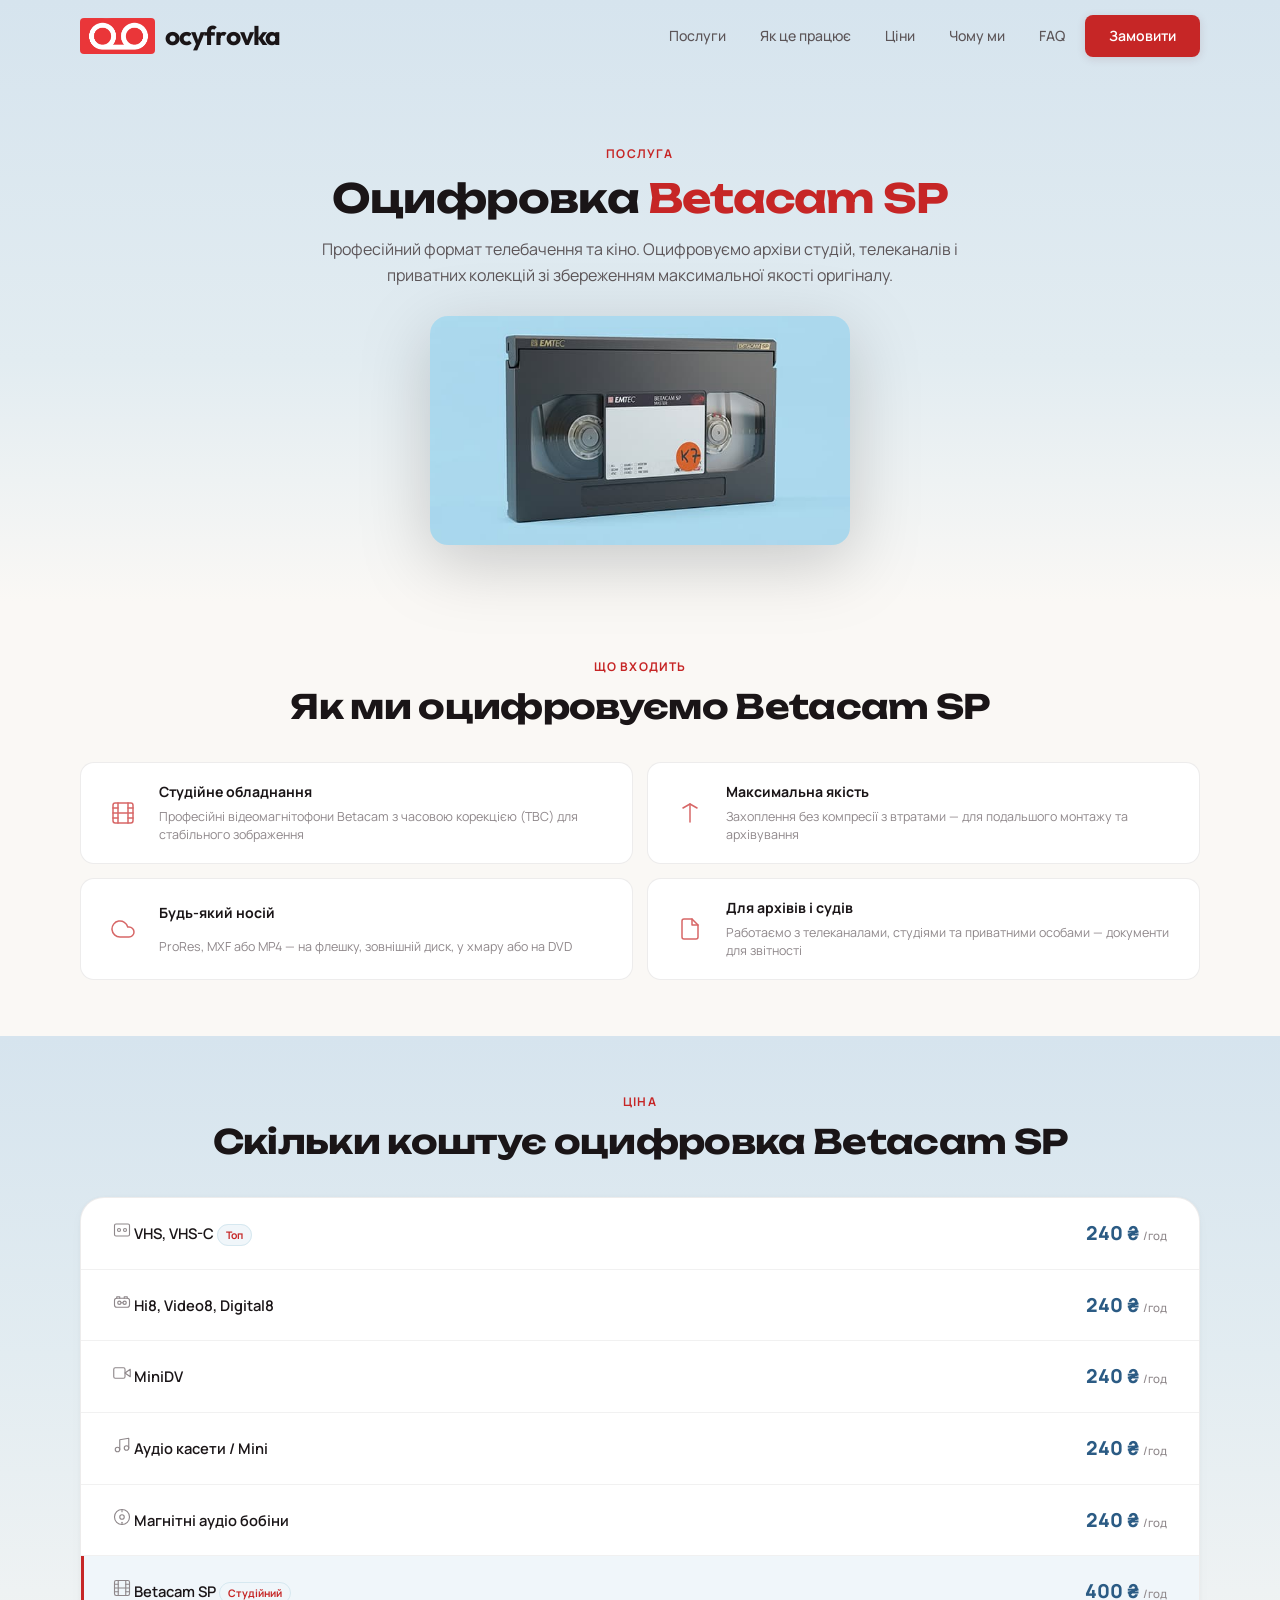
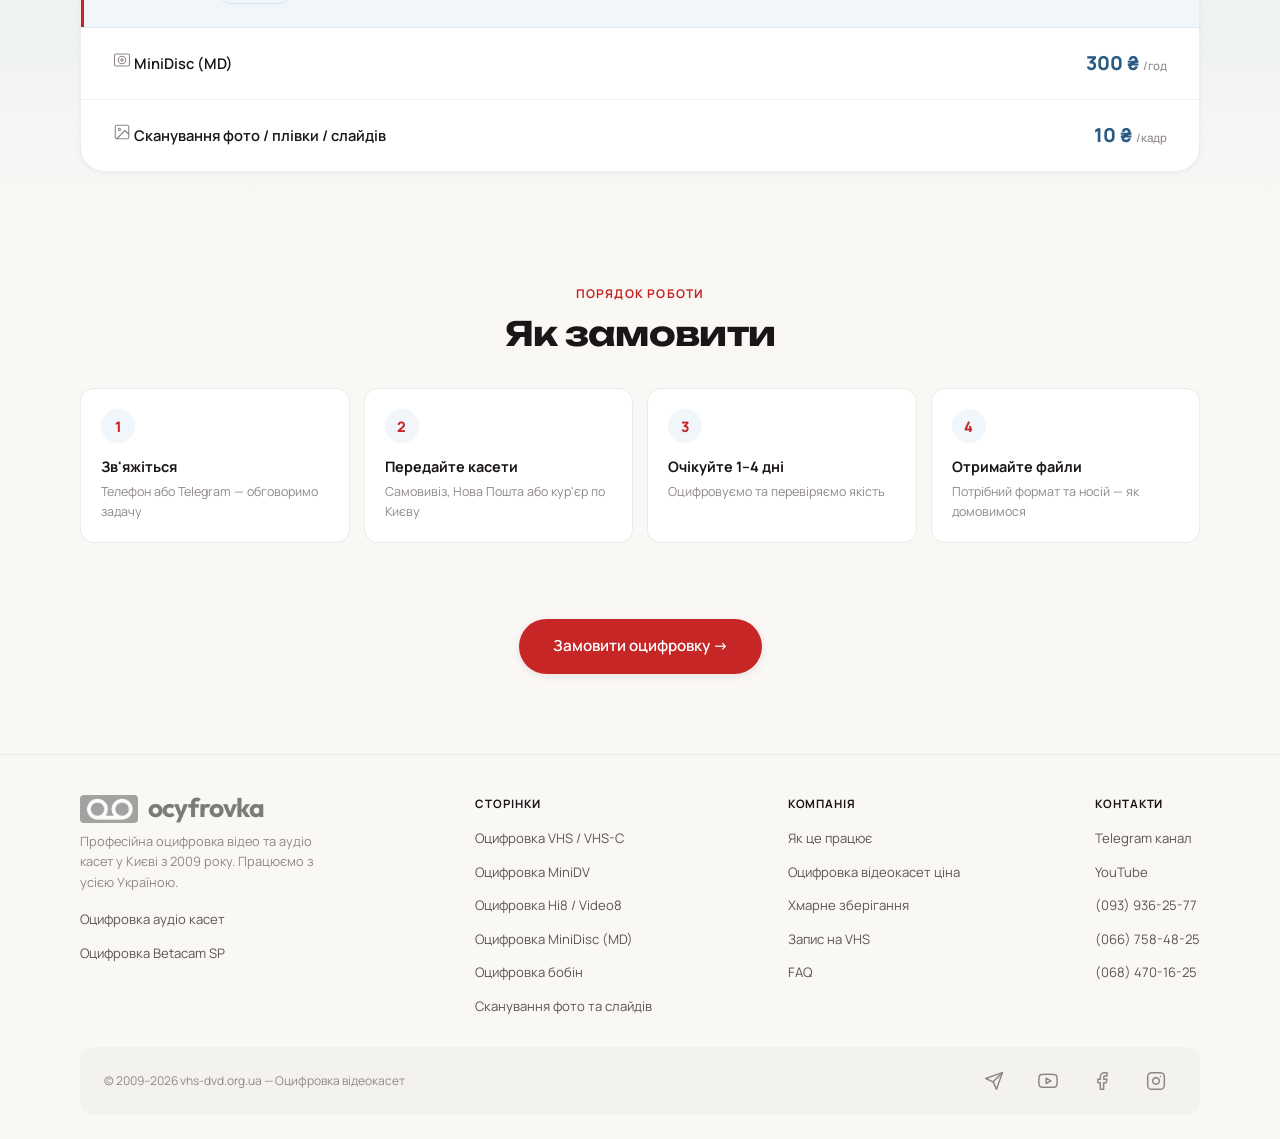
<file: ocyfrovka-betacam.html>
<!DOCTYPE html>
<html lang="uk">
<head>
  <meta charset="UTF-8">
  <meta name="viewport" content="width=device-width, initial-scale=1.0">
  <title>Оцифровка Betacam SP касет у Києві — ціна | vhs-dvd.org.ua</title>
  <meta name="description" content="Студійна оцифровка Betacam SP касет у Києві для телебачення, кіно та архівів. Професійне обладнання, перенос без втрати якості.">
  <meta name="robots" content="index, follow, max-snippet:-1, max-image-preview:large">
  <meta name="theme-color" content="#FAF8F5">
  <link rel="icon" href="/favicon.ico" sizes="48x48">
  <link rel="icon" href="/favicon-32x32.png" sizes="32x32" type="image/png">
  <link rel="icon" href="/favicon-16x16.png" sizes="16x16" type="image/png">
  <link rel="apple-touch-icon" href="/apple-touch-icon.png">
  <link rel="manifest" href="/site.webmanifest">
  <link rel="canonical" href="https://vhs-dvd.org.ua/ocyfrovka-betacam.html">
  <meta property="og:type" content="website">
  <meta property="og:url" content="https://vhs-dvd.org.ua/ocyfrovka-betacam.html">
  <meta property="og:title" content="Оцифровка Betacam SP касет у Києві">
  <meta property="og:description" content="Студійна оцифровка професійних Betacam SP касет для телебачення та кіноархівів.">
  <meta property="og:image" content="https://vhs-dvd.org.ua/images/og-image.jpg">
  <meta property="og:image:width" content="1200">
  <meta property="og:image:height" content="630">
  <meta property="og:locale" content="uk_UA">
  <meta property="og:site_name" content="VHS-DVD.ORG.UA">
  <meta name="twitter:card" content="summary_large_image">
  <meta name="twitter:title" content="Оцифровка Betacam SP касет у Києві — ціна | vhs-dvd.org.ua">
  <meta name="twitter:description" content="Студійна оцифровка Betacam SP касет у Києві для телебачення, кіно та архівів. Професійне обладнання, перенос без втрати якості.">
  <meta name="twitter:image" content="https://vhs-dvd.org.ua/images/og-image.jpg">
  <script type="application/ld+json">
  {
    "@context": "https://schema.org",
    "@type": "Service",
    "name": "Оцифровка Betacam SP касет",
    "serviceType": "Оцифровка професійних відеокасет Betacam SP",
    "provider": {
      "@type": "LocalBusiness",
      "name": "VHS-DVD.ORG.UA — Оцифровка відеокасет",
      "url": "https://vhs-dvd.org.ua",
      "address": { "@type": "PostalAddress", "addressLocality": "Київ", "addressCountry": "UA" }
    },
    "areaServed": "Україна",
  }
  </script>
  <link rel="preconnect" href="https://fonts.googleapis.com">
  <link rel="preconnect" href="https://fonts.gstatic.com" crossorigin>
  <link href="https://fonts.googleapis.com/css2?family=Manrope:wght@400;500;600;700;800&family=Outfit:wght@400;500;600;700;800&family=Unbounded:wght@400;500;600;700;800&display=swap" rel="stylesheet">
  <style>
    *, *::before, *::after { margin: 0; padding: 0; box-sizing: border-box; }

    :root {
      --bg: #FAF8F5;
      --bg-card: #FFFFFF;
      --text: #1A1517;
      --text-secondary: #5C5558;
      --text-muted: #8E878A;
      --accent: #c62626;
      --accent-hover: #7E3549;
      --pink-soft: #D6E8F0;
      --pink-bg: #F0F6FA;
      --border: rgba(26,21,23,0.06);
      --border-card: rgba(26,21,23,0.08);
      --radius-xl: 24px;
      --radius-md: 14px;
      --max-w: 1120px;
      --font: 'Manrope', -apple-system, sans-serif;
      --font-display: 'Unbounded', 'Manrope', sans-serif;
      --shadow-card: 0 1px 4px rgba(0,0,0,0.03), 0 4px 16px rgba(0,0,0,0.02);
      --shadow-hover: 0 2px 8px rgba(0,0,0,0.05), 0 8px 32px rgba(0,0,0,0.04);
    }

    html { scroll-behavior: smooth; }

    body {
      font-family: var(--font);
      background: var(--bg);
      color: var(--text);
      line-height: 1.6;
      overflow-x: hidden;
      -webkit-font-smoothing: antialiased;
    }

    .container { max-width: var(--max-w); margin: 0 auto; }

    /* Шапка: спільні стилі в includes/site.css */

    /* ===== HERO ===== */
    .hero {
      padding: 140px 24px 56px;
      background: linear-gradient(180deg, #D6E4EE 0%, #E2ECF1 60%, var(--bg) 100%);
      text-align: center;
    }
    .hero .section-eyebrow { display: inline-block; }
    .hero h1 {
      font-family: var(--font-display);
      font-size: clamp(1.6rem, 4vw, 2.5rem);
      font-weight: 700; line-height: 1.15; letter-spacing: -0.02em;
      margin-bottom: 16px;
    }
    .hero h1 .accent { color: var(--accent); }
    .hero p { max-width: 640px; margin: 0 auto; font-size: 1rem; color: var(--text-secondary); }
    .hero-img { max-width: 420px; width: 100%; margin: 28px auto 0; display: block; filter: drop-shadow(0 18px 34px rgba(0,0,0,0.18)); border-radius: 18px; animation: heroBreath 5.5s ease-in-out infinite; }
    @keyframes heroBreath { 0%, 100% { transform: scale(1); } 50% { transform: scale(1.05); } }
    @media (prefers-reduced-motion: reduce) { .hero-img { animation: none; } }

    /* ===== SECTIONS ===== */
    .section { padding: 56px 24px; }
    .section-header { margin-bottom: 36px; }
    .section-header.centered { text-align: center; }
    .section-eyebrow {
      font-size: 0.75rem; font-weight: 700; color: var(--accent);
      text-transform: uppercase; letter-spacing: 0.1em; margin-bottom: 12px;
    }
    .section-title {
      font-family: var(--font-display);
      font-size: clamp(1.5rem, 3.5vw, 2.1rem);
      font-weight: 700; line-height: 1.12; letter-spacing: -0.02em;
    }

    /* ===== PRICING CARD ===== */
    .pricing-section { background: linear-gradient(180deg, #D6E4EE 0%, #E2ECF1 40%, var(--bg) 100%); }
    .pricing-card {
      background: var(--bg-card); border: 1px solid var(--border-card);
      border-radius: var(--radius-xl); overflow: hidden;
      box-shadow: var(--shadow-card);
    }
    .pricing-row {
      display: grid; grid-template-columns: 1fr auto;
      padding: 20px 32px; align-items: center;
      border-bottom: 1px solid var(--border);
      transition: background 0.15s;
    }
    .pricing-row:last-child { border-bottom: none; }
    a.pricing-row { text-decoration: none; color: inherit; cursor: pointer; }
    .pricing-row.highlighted { background: var(--pink-bg); box-shadow: inset 3px 0 0 var(--accent); }
    .pricing-row:hover { background: var(--pink-bg); }
    .pricing-row .fmt { font-weight: 600; font-size: 0.92rem; }
    .pricing-row .pr { font-weight: 800; font-size: 1.2rem; color: #2B5B84; white-space: nowrap; }
    .pricing-row .pr small { font-weight: 500; font-size: 0.72rem; color: var(--text-muted); }
    .pricing-row .fmt .tag {
      font-size: 0.65rem; font-weight: 700; padding: 3px 8px;
      border-radius: 50px; background: var(--pink-bg);
      color: var(--accent); border: 1px solid var(--pink-soft);
    }

    /* ===== FEATURES ===== */
    .features-grid { display: grid; grid-template-columns: repeat(2, 1fr); gap: 14px; }
    .feature-item {
      background: var(--bg-card); border: 1px solid var(--border-card);
      border-radius: var(--radius-md); padding: 18px 20px;
      display: grid; grid-template-columns: auto 1fr; column-gap: 14px;
      align-items: center;
      transition: all 0.25s;
    }
    .feature-item:hover { box-shadow: var(--shadow-hover); }
    .feature-item .fi-icon {
      grid-row: 1 / span 2; width: 44px; height: 44px;
      display: flex; align-items: center; justify-content: center;
    }
    .fi-icon svg { opacity: 0.7; }
    .feature-item h4 { grid-column: 2; font-size: 0.88rem; font-weight: 700; margin-bottom: 4px; }
    .feature-item p { grid-column: 2; font-size: 0.78rem; color: var(--text-muted); line-height: 1.5; }

    /* ===== STEPS ===== */
    .steps-grid { display: grid; grid-template-columns: repeat(4, 1fr); gap: 14px; }
    .step {
      background: var(--bg-card); border: 1px solid var(--border-card);
      border-radius: var(--radius-md); padding: 20px;
      opacity: 0; transform: translateY(24px);
      transition: opacity 0.6s cubic-bezier(0.22, 1, 0.36, 1),
                  transform 0.6s cubic-bezier(0.22, 1, 0.36, 1),
                  box-shadow 0.25s, border-color 0.25s;
    }
    .step.visible { opacity: 1; transform: translateY(0); }
    .steps-grid .step:nth-child(1) { transition-delay: 0s, 0s, 0s, 0s; }
    .steps-grid .step:nth-child(2) { transition-delay: 0.1s, 0.1s, 0s, 0s; }
    .steps-grid .step:nth-child(3) { transition-delay: 0.2s, 0.2s, 0s, 0s; }
    .steps-grid .step:nth-child(4) { transition-delay: 0.3s, 0.3s, 0s, 0s; }
    .step:hover { box-shadow: var(--shadow-hover); transform: translateY(-3px); }

    .step-num {
      width: 34px; height: 34px; border-radius: 50%;
      background: var(--pink-bg); color: var(--accent);
      display: flex; align-items: center; justify-content: center;
      font-weight: 800; font-size: 0.9rem; margin-bottom: 12px;
      transition: background 0.25s, color 0.25s, transform 0.25s;
    }
    .step:hover .step-num { background: var(--accent); color: #fff; transform: scale(1.1); }
    .step h4 { font-size: 0.9rem; font-weight: 700; margin-bottom: 4px; }
    .step p { font-size: 0.78rem; color: var(--text-muted); }

    /* ===== CTA ===== */
    .cta-section { text-align: center; padding: 20px 24px 80px; }
    .btn-primary {
      background: var(--accent); color: #fff;
      padding: 15px 34px; border-radius: 50px;
      font-weight: 600; font-size: 0.95rem; border: none;
      text-decoration: none;
      display: inline-flex; align-items: center; gap: 8px;
      box-shadow: 0 2px 8px rgba(107,45,62,0.12);
      transition: all 0.2s;
    }
    .btn-primary:hover { box-shadow: 0 6px 24px rgba(107,45,62,0.2); transform: translateY(-2px); background: var(--accent-hover); }

    /* Підвал: спільні стилі в includes/site.css */

    /* ===== REVEAL ===== */
    .reveal { opacity: 0; transform: translateY(24px); transition: opacity 0.7s cubic-bezier(0.22, 1, 0.36, 1), transform 0.7s cubic-bezier(0.22, 1, 0.36, 1); }
    .reveal.visible { opacity: 1; transform: translateY(0); }

    /* ===== RESPONSIVE ===== */
    @media (max-width: 768px) {
      .pricing-row { padding: 16px 20px; }
      .features-grid { grid-template-columns: 1fr; }
      .steps-grid { grid-template-columns: 1fr 1fr; }
      .hero { padding: 120px 16px 40px; }
    }
    @media (max-width: 480px) {
      .steps-grid { grid-template-columns: 1fr; }
      .hero-img { max-width: 260px; }
    }
  </style>
  <link rel="stylesheet" href="includes/site.css">
<!-- Google tag (gtag.js) -->
<script async src="https://www.googletagmanager.com/gtag/js?id=G-S3W2X73FGC"></script>
<script>
  window.dataLayer = window.dataLayer || [];
  function gtag(){dataLayer.push(arguments);}
  gtag('js', new Date());

  gtag('config', 'G-S3W2X73FGC');
</script>
</head>
<body data-format="betacam">

  <!-- HEADER (спільна шапка: includes/header.html) -->
  <div data-include="header"></div>

  <!-- HERO -->
  <section class="hero">
    <div class="section-eyebrow">Послуга</div>
    <h1>Оцифровка <span class="accent">Betacam SP</span></h1>
    <p>Професійний формат телебачення та кіно. Оцифровуємо архіви студій, телеканалів і приватних колекцій зі збереженням максимальної якості оригіналу.</p>
    <img src="images/betacamsp.jpg" alt="Відеокасета Betacam SP" class="hero-img" decoding="async">
  </section>

  <!-- ABOUT SERVICE -->
  <section class="section">
    <div class="container">
      <div class="section-header centered reveal">
        <div class="section-eyebrow">Що входить</div>
        <h2 class="section-title">Як ми оцифровуємо Betacam SP</h2>
      </div>
      <div class="features-grid">
        <div class="feature-item reveal">
          <span class="fi-icon"><svg width="24" height="24" viewBox="0 0 24 24" fill="none" stroke="var(--accent)" stroke-width="1.5" stroke-linecap="round" stroke-linejoin="round"><rect x="2" y="2" width="20" height="20" rx="2.18"/><line x1="7" y1="2" x2="7" y2="22"/><line x1="17" y1="2" x2="17" y2="22"/><line x1="2" y1="12" x2="22" y2="12"/><line x1="2" y1="7" x2="7" y2="7"/><line x1="2" y1="17" x2="7" y2="17"/><line x1="17" y1="7" x2="22" y2="7"/><line x1="17" y1="17" x2="22" y2="17"/></svg></span>
          <h4>Студійне обладнання</h4>
          <p>Професійні відеомагнітофони Betacam з часовою корекцією (TBC) для стабільного зображення</p>
        </div>
        <div class="feature-item reveal">
          <span class="fi-icon"><svg width="24" height="24" viewBox="0 0 24 24" fill="none" stroke="var(--accent)" stroke-width="1.5" stroke-linecap="round" stroke-linejoin="round"><path d="M12 3v18"/><path d="M5 7l7-4 7 4"/></svg></span>
          <h4>Максимальна якість</h4>
          <p>Захоплення без компресії з втратами — для подальшого монтажу та архівування</p>
        </div>
        <div class="feature-item reveal">
          <span class="fi-icon"><svg width="24" height="24" viewBox="0 0 24 24" fill="none" stroke="var(--accent)" stroke-width="1.5" stroke-linecap="round" stroke-linejoin="round"><path d="M18 10h-1.26A8 8 0 1 0 9 20h9a5 5 0 0 0 0-10z"/></svg></span>
          <h4>Будь-який носій</h4>
          <p>ProRes, MXF або MP4 — на флешку, зовнішній диск, у хмару або на DVD</p>
        </div>
        <div class="feature-item reveal">
          <span class="fi-icon"><svg width="24" height="24" viewBox="0 0 24 24" fill="none" stroke="var(--accent)" stroke-width="1.5" stroke-linecap="round" stroke-linejoin="round"><path d="M14 2H6a2 2 0 0 0-2 2v16a2 2 0 0 0 2 2h12a2 2 0 0 0 2-2V8z"/><polyline points="14 2 14 8 20 8"/></svg></span>
          <h4>Для архівів і судів</h4>
          <p>Работаємо з телеканалами, студіями та приватними особами — документи для звітності</p>
        </div>
      </div>
    </div>
  </section>

  <!-- PRICING -->
  <section class="section pricing-section" id="pricing">
    <div class="container">
      <div class="section-header centered reveal">
        <div class="section-eyebrow">Ціна</div>
        <h2 class="section-title">Скільки коштує оцифровка Betacam SP</h2>
      </div>
      <div class="pricing-card reveal" data-config="pricing">
        <!-- рядки цін рендеряться з config.json -->
      </div>
    </div>
  </section>

  <!-- STEPS -->
  <section class="section">
    <div class="container">
      <div class="section-header centered reveal">
        <div class="section-eyebrow">Порядок роботи</div>
        <h2 class="section-title">Як замовити</h2>
      </div>
      <div class="steps-grid">
        <div class="step reveal"><div class="step-num">1</div><h4>Зв'яжіться</h4><p>Телефон або Telegram — обговоримо задачу</p></div>
        <div class="step reveal"><div class="step-num">2</div><h4>Передайте касети</h4><p>Самовивіз, Нова Пошта або кур'єр по Києву</p></div>
        <div class="step reveal"><div class="step-num">3</div><h4>Очікуйте 1–4 дні</h4><p>Оцифровуємо та перевіряємо якість</p></div>
        <div class="step reveal"><div class="step-num">4</div><h4>Отримайте файли</h4><p>Потрібний формат та носій — як домовимося</p></div>
      </div>
    </div>
  </section>

  <!-- CTA -->
  <section class="cta-section reveal">
    <a href="index.html#contact" class="btn-primary">Замовити оцифровку →</a>
  </section>

  <!-- FOOTER (спільний підвал: includes/footer.html) -->
  <div data-include="footer"></div>

  <script src="includes/site.js" defer></script>
</body>
</html>
</file>
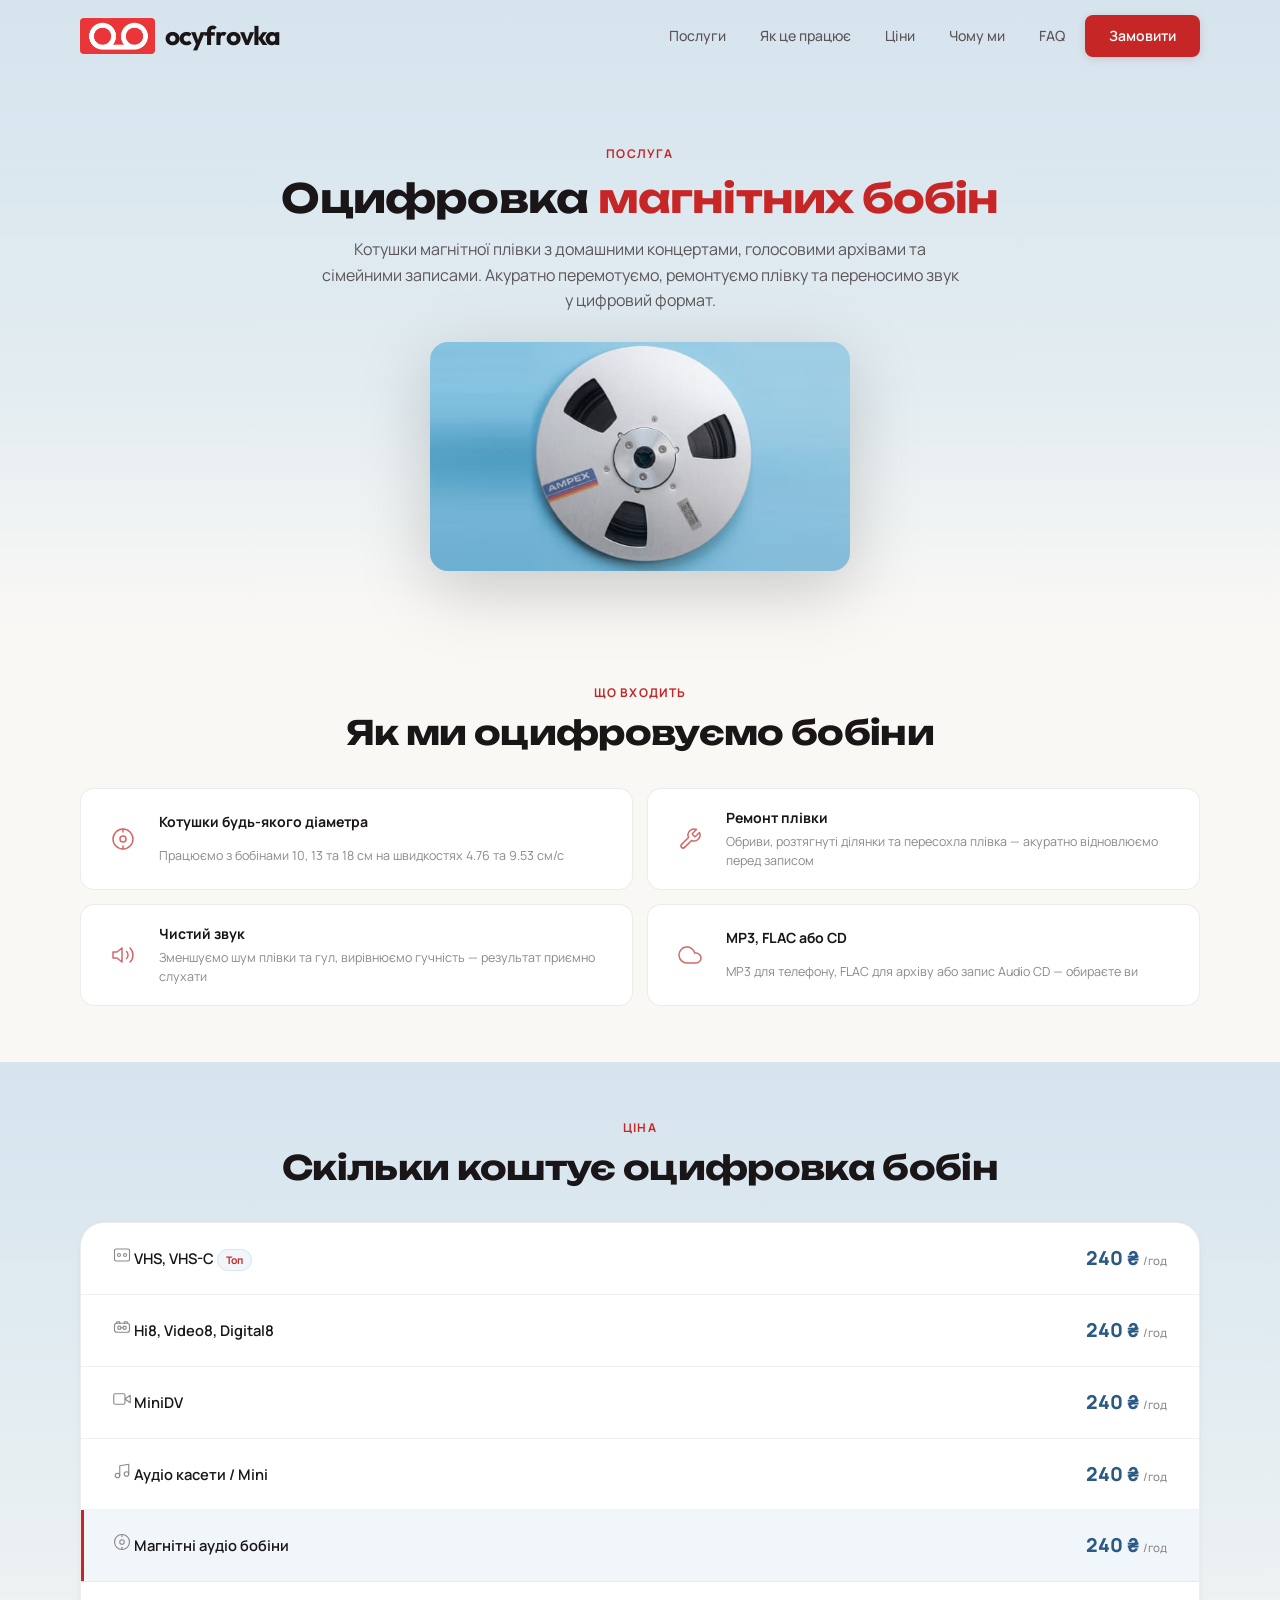
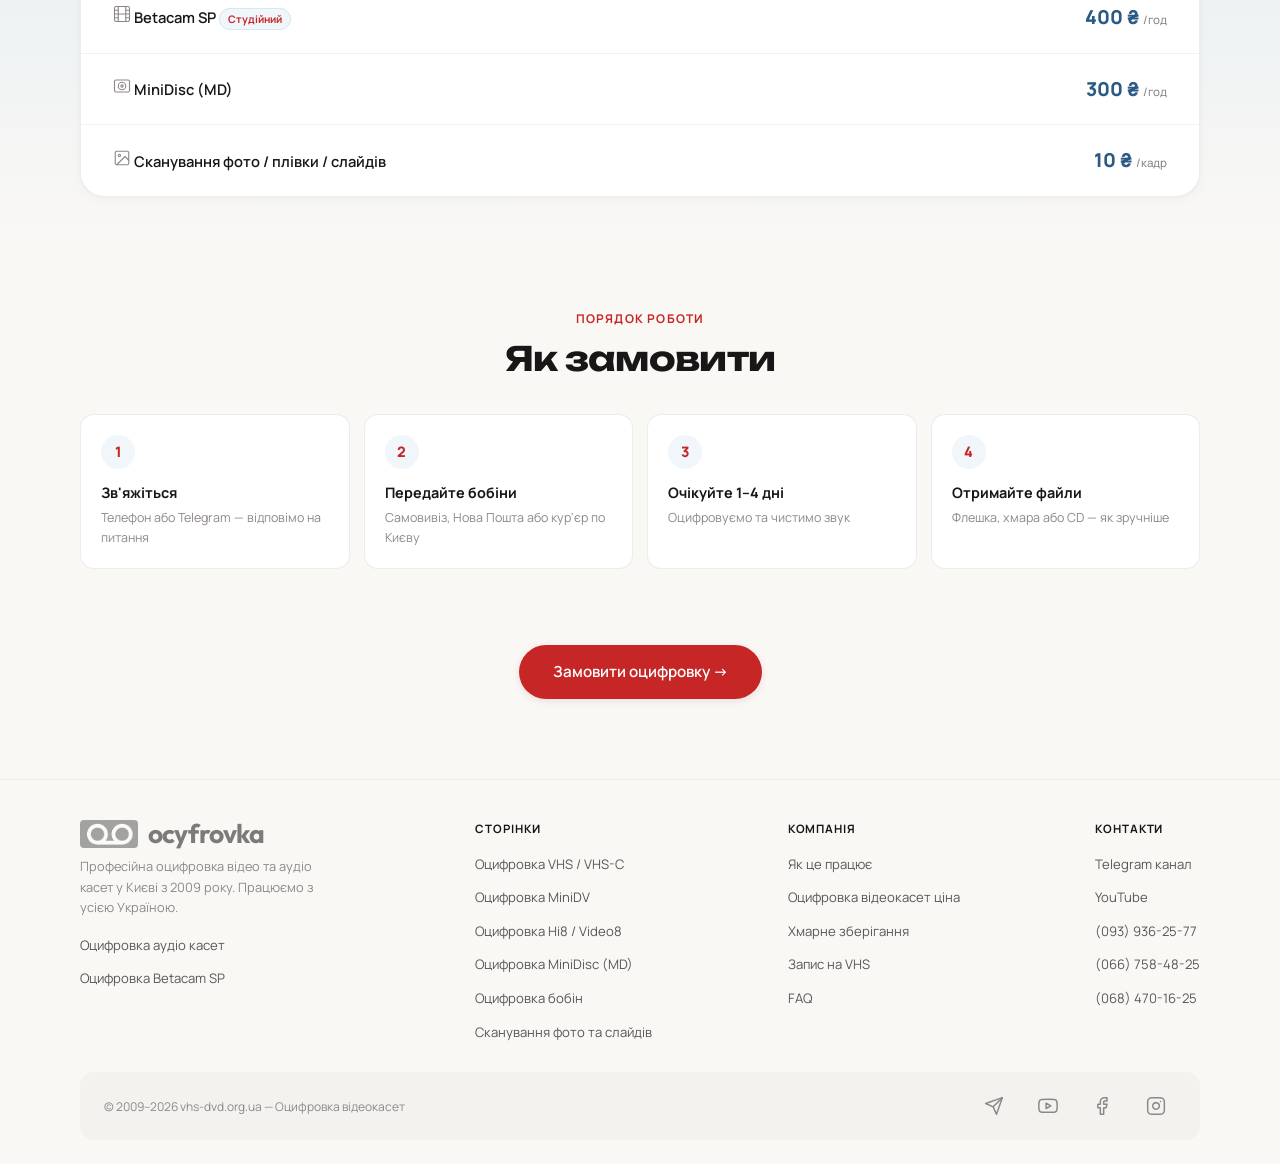
<file: ocyfrovka-bobina.html>
<!DOCTYPE html>
<html lang="uk">
<head>
  <meta charset="UTF-8">
  <meta name="viewport" content="width=device-width, initial-scale=1.0">
  <title>Оцифровка магнітних аудіо бобін у Києві — ціна | vhs-dvd.org.ua</title>
  <meta name="description" content="Оцифровка магнітних аудіо бобін (котушок) у Києві. Перенос записів з котушок на флешку, хмару або CD з чистим звуком. Доставка по Україні.">
  <meta name="robots" content="index, follow, max-snippet:-1, max-image-preview:large">
  <meta name="theme-color" content="#FAF8F5">
  <link rel="icon" href="/favicon.ico" sizes="48x48">
  <link rel="icon" href="/favicon-32x32.png" sizes="32x32" type="image/png">
  <link rel="icon" href="/favicon-16x16.png" sizes="16x16" type="image/png">
  <link rel="apple-touch-icon" href="/apple-touch-icon.png">
  <link rel="manifest" href="/site.webmanifest">
  <link rel="canonical" href="https://vhs-dvd.org.ua/ocyfrovka-bobina.html">
  <meta property="og:type" content="website">
  <meta property="og:url" content="https://vhs-dvd.org.ua/ocyfrovka-bobina.html">
  <meta property="og:title" content="Оцифровка магнітних аудіо бобін у Києві">
  <meta property="og:description" content="Перенос записів з магнітних котушок (бобін) у цифровий формат з чистим звуком.">
  <meta property="og:image" content="https://vhs-dvd.org.ua/images/og-image.jpg">
  <meta property="og:image:width" content="1200">
  <meta property="og:image:height" content="630">
  <meta property="og:locale" content="uk_UA">
  <meta property="og:site_name" content="VHS-DVD.ORG.UA">
  <meta name="twitter:card" content="summary_large_image">
  <meta name="twitter:title" content="Оцифровка магнітних аудіо бобін у Києві — ціна | vhs-dvd.org.ua">
  <meta name="twitter:description" content="Оцифровка магнітних аудіо бобін (котушок) у Києві. Перенос записів з котушок на флешку, хмару або CD з чистим звуком. Доставка по Україні.">
  <meta name="twitter:image" content="https://vhs-dvd.org.ua/images/og-image.jpg">
  <script type="application/ld+json">
  {
    "@context": "https://schema.org",
    "@type": "Service",
    "name": "Оцифровка магнітних аудіо бобін",
    "serviceType": "Оцифровка котушок магнітної плівки (бобін)",
    "provider": {
      "@type": "LocalBusiness",
      "name": "VHS-DVD.ORG.UA — Оцифровка відеокасет",
      "url": "https://vhs-dvd.org.ua",
      "address": { "@type": "PostalAddress", "addressLocality": "Київ", "addressCountry": "UA" }
    },
    "areaServed": "Україна",
  }
  </script>
  <link rel="preconnect" href="https://fonts.googleapis.com">
  <link rel="preconnect" href="https://fonts.gstatic.com" crossorigin>
  <link href="https://fonts.googleapis.com/css2?family=Manrope:wght@400;500;600;700;800&family=Outfit:wght@400;500;600;700;800&family=Unbounded:wght@400;500;600;700;800&display=swap" rel="stylesheet">
  <style>
    *, *::before, *::after { margin: 0; padding: 0; box-sizing: border-box; }

    :root {
      --bg: #FAF8F5;
      --bg-card: #FFFFFF;
      --text: #1A1517;
      --text-secondary: #5C5558;
      --text-muted: #8E878A;
      --accent: #c62626;
      --accent-hover: #7E3549;
      --pink-soft: #D6E8F0;
      --pink-bg: #F0F6FA;
      --border: rgba(26,21,23,0.06);
      --border-card: rgba(26,21,23,0.08);
      --radius-xl: 24px;
      --radius-md: 14px;
      --max-w: 1120px;
      --font: 'Manrope', -apple-system, sans-serif;
      --font-display: 'Unbounded', 'Manrope', sans-serif;
      --shadow-card: 0 1px 4px rgba(0,0,0,0.03), 0 4px 16px rgba(0,0,0,0.02);
      --shadow-hover: 0 2px 8px rgba(0,0,0,0.05), 0 8px 32px rgba(0,0,0,0.04);
    }

    html { scroll-behavior: smooth; }

    body {
      font-family: var(--font);
      background: var(--bg);
      color: var(--text);
      line-height: 1.6;
      overflow-x: hidden;
      -webkit-font-smoothing: antialiased;
    }

    .container { max-width: var(--max-w); margin: 0 auto; }

    /* Шапка: спільні стилі в includes/site.css */

    /* ===== HERO ===== */
    .hero {
      padding: 140px 24px 56px;
      background: linear-gradient(180deg, #D6E4EE 0%, #E2ECF1 60%, var(--bg) 100%);
      text-align: center;
    }
    .hero .section-eyebrow { display: inline-block; }
    .hero h1 {
      font-family: var(--font-display);
      font-size: clamp(1.6rem, 4vw, 2.5rem);
      font-weight: 700; line-height: 1.15; letter-spacing: -0.02em;
      margin-bottom: 16px;
    }
    .hero h1 .accent { color: var(--accent); }
    .hero p { max-width: 640px; margin: 0 auto; font-size: 1rem; color: var(--text-secondary); }
    .hero-img { max-width: 420px; width: 100%; margin: 28px auto 0; display: block; filter: drop-shadow(0 18px 34px rgba(0,0,0,0.18)); border-radius: 18px; animation: heroBreath 5.5s ease-in-out infinite; }
    @keyframes heroBreath { 0%, 100% { transform: scale(1); } 50% { transform: scale(1.05); } }
    @media (prefers-reduced-motion: reduce) { .hero-img { animation: none; } }

    /* ===== SECTIONS ===== */
    .section { padding: 56px 24px; }
    .section-header { margin-bottom: 36px; }
    .section-header.centered { text-align: center; }
    .section-eyebrow {
      font-size: 0.75rem; font-weight: 700; color: var(--accent);
      text-transform: uppercase; letter-spacing: 0.1em; margin-bottom: 12px;
    }
    .section-title {
      font-family: var(--font-display);
      font-size: clamp(1.5rem, 3.5vw, 2.1rem);
      font-weight: 700; line-height: 1.12; letter-spacing: -0.02em;
    }

    /* ===== PRICING CARD ===== */
    .pricing-section { background: linear-gradient(180deg, #D6E4EE 0%, #E2ECF1 40%, var(--bg) 100%); }
    .pricing-card {
      background: var(--bg-card); border: 1px solid var(--border-card);
      border-radius: var(--radius-xl); overflow: hidden;
      box-shadow: var(--shadow-card);
    }
    .pricing-row {
      display: grid; grid-template-columns: 1fr auto;
      padding: 20px 32px; align-items: center;
      border-bottom: 1px solid var(--border);
      transition: background 0.15s;
    }
    .pricing-row:last-child { border-bottom: none; }
    a.pricing-row { text-decoration: none; color: inherit; cursor: pointer; }
    .pricing-row.highlighted { background: var(--pink-bg); box-shadow: inset 3px 0 0 var(--accent); }
    .pricing-row:hover { background: var(--pink-bg); }
    .pricing-row .fmt { font-weight: 600; font-size: 0.92rem; }
    .pricing-row .pr { font-weight: 800; font-size: 1.2rem; color: #2B5B84; white-space: nowrap; }
    .pricing-row .pr small { font-weight: 500; font-size: 0.72rem; color: var(--text-muted); }
    .pricing-row .fmt .tag {
      font-size: 0.65rem; font-weight: 700; padding: 3px 8px;
      border-radius: 50px; background: var(--pink-bg);
      color: var(--accent); border: 1px solid var(--pink-soft);
    }

    /* ===== FEATURES ===== */
    .features-grid { display: grid; grid-template-columns: repeat(2, 1fr); gap: 14px; }
    .feature-item {
      background: var(--bg-card); border: 1px solid var(--border-card);
      border-radius: var(--radius-md); padding: 18px 20px;
      display: grid; grid-template-columns: auto 1fr; column-gap: 14px;
      align-items: center;
      transition: all 0.25s;
    }
    .feature-item:hover { box-shadow: var(--shadow-hover); }
    .feature-item .fi-icon {
      grid-row: 1 / span 2; width: 44px; height: 44px;
      display: flex; align-items: center; justify-content: center;
    }
    .fi-icon svg { opacity: 0.7; }
    .feature-item h4 { grid-column: 2; font-size: 0.88rem; font-weight: 700; margin-bottom: 4px; }
    .feature-item p { grid-column: 2; font-size: 0.78rem; color: var(--text-muted); line-height: 1.5; }

    /* ===== STEPS ===== */
    .steps-grid { display: grid; grid-template-columns: repeat(4, 1fr); gap: 14px; }
    .step {
      background: var(--bg-card); border: 1px solid var(--border-card);
      border-radius: var(--radius-md); padding: 20px;
      opacity: 0; transform: translateY(24px);
      transition: opacity 0.6s cubic-bezier(0.22, 1, 0.36, 1),
                  transform 0.6s cubic-bezier(0.22, 1, 0.36, 1),
                  box-shadow 0.25s, border-color 0.25s;
    }
    .step.visible { opacity: 1; transform: translateY(0); }
    .steps-grid .step:nth-child(1) { transition-delay: 0s, 0s, 0s, 0s; }
    .steps-grid .step:nth-child(2) { transition-delay: 0.1s, 0.1s, 0s, 0s; }
    .steps-grid .step:nth-child(3) { transition-delay: 0.2s, 0.2s, 0s, 0s; }
    .steps-grid .step:nth-child(4) { transition-delay: 0.3s, 0.3s, 0s, 0s; }
    .step:hover { box-shadow: var(--shadow-hover); transform: translateY(-3px); }

    .step-num {
      width: 34px; height: 34px; border-radius: 50%;
      background: var(--pink-bg); color: var(--accent);
      display: flex; align-items: center; justify-content: center;
      font-weight: 800; font-size: 0.9rem; margin-bottom: 12px;
      transition: background 0.25s, color 0.25s, transform 0.25s;
    }
    .step:hover .step-num { background: var(--accent); color: #fff; transform: scale(1.1); }
    .step h4 { font-size: 0.9rem; font-weight: 700; margin-bottom: 4px; }
    .step p { font-size: 0.78rem; color: var(--text-muted); }

    /* ===== CTA ===== */
    .cta-section { text-align: center; padding: 20px 24px 80px; }
    .btn-primary {
      background: var(--accent); color: #fff;
      padding: 15px 34px; border-radius: 50px;
      font-weight: 600; font-size: 0.95rem; border: none;
      text-decoration: none;
      display: inline-flex; align-items: center; gap: 8px;
      box-shadow: 0 2px 8px rgba(107,45,62,0.12);
      transition: all 0.2s;
    }
    .btn-primary:hover { box-shadow: 0 6px 24px rgba(107,45,62,0.2); transform: translateY(-2px); background: var(--accent-hover); }

    /* Підвал: спільні стилі в includes/site.css */

    /* ===== REVEAL ===== */
    .reveal { opacity: 0; transform: translateY(24px); transition: opacity 0.7s cubic-bezier(0.22, 1, 0.36, 1), transform 0.7s cubic-bezier(0.22, 1, 0.36, 1); }
    .reveal.visible { opacity: 1; transform: translateY(0); }

    /* ===== RESPONSIVE ===== */
    @media (max-width: 768px) {
      .pricing-row { padding: 16px 20px; }
      .features-grid { grid-template-columns: 1fr; }
      .steps-grid { grid-template-columns: 1fr 1fr; }
      .hero { padding: 120px 16px 40px; }
    }
    @media (max-width: 480px) {
      .steps-grid { grid-template-columns: 1fr; }
      .hero-img { max-width: 260px; }
    }
  </style>
  <link rel="stylesheet" href="includes/site.css">
<!-- Google tag (gtag.js) -->
<script async src="https://www.googletagmanager.com/gtag/js?id=G-S3W2X73FGC"></script>
<script>
  window.dataLayer = window.dataLayer || [];
  function gtag(){dataLayer.push(arguments);}
  gtag('js', new Date());

  gtag('config', 'G-S3W2X73FGC');
</script>
</head>
<body data-format="bobina">

  <!-- HEADER (спільна шапка: includes/header.html) -->
  <div data-include="header"></div>

  <!-- HERO -->
  <section class="hero">
    <div class="section-eyebrow">Послуга</div>
    <h1>Оцифровка <span class="accent">магнітних бобін</span></h1>
    <p>Котушки магнітної плівки з домашними концертами, голосовими архівами та сімейними записами. Акуратно перемотуємо, ремонтуємо плівку та переносимо звук у цифровий формат.</p>
    <img src="images/bobina.jpg" alt="Магнітні аудіо бобіни" class="hero-img" decoding="async">
  </section>

  <!-- ABOUT SERVICE -->
  <section class="section">
    <div class="container">
      <div class="section-header centered reveal">
        <div class="section-eyebrow">Що входить</div>
        <h2 class="section-title">Як ми оцифровуємо бобіни</h2>
      </div>
      <div class="features-grid">
        <div class="feature-item reveal">
          <span class="fi-icon"><svg width="24" height="24" viewBox="0 0 24 24" fill="none" stroke="var(--accent)" stroke-width="1.5" stroke-linecap="round" stroke-linejoin="round"><circle cx="12" cy="12" r="10"/><circle cx="12" cy="12" r="3"/><line x1="12" y1="2" x2="12" y2="5"/><line x1="12" y1="19" x2="12" y2="22"/></svg></span>
          <h4>Котушки будь-якого діаметра</h4>
          <p>Працюємо з бобінами 10, 13 та 18 см на швидкостях 4.76 та 9.53 см/с</p>
        </div>
        <div class="feature-item reveal">
          <span class="fi-icon"><svg width="24" height="24" viewBox="0 0 24 24" fill="none" stroke="var(--accent)" stroke-width="1.5" stroke-linecap="round" stroke-linejoin="round"><path d="M14.7 6.3a1 1 0 0 0 0 1.4l1.6 1.6a1 1 0 0 0 1.4 0l3.77-3.77a6 6 0 0 1-7.94 7.94l-6.91 6.91a2.12 2.12 0 0 1-3-3l6.91-6.91a6 6 0 0 1 7.94-7.94l-3.76 3.76z"/></svg></span>
          <h4>Ремонт плівки</h4>
          <p>Обриви, розтягнуті ділянки та пересохла плівка — акуратно відновлюємо перед записом</p>
        </div>
        <div class="feature-item reveal">
          <span class="fi-icon"><svg width="24" height="24" viewBox="0 0 24 24" fill="none" stroke="var(--accent)" stroke-width="1.5" stroke-linecap="round" stroke-linejoin="round"><polygon points="11 5 6 9 2 9 2 15 6 15 11 19 11 5"/><path d="M19.07 4.93a10 10 0 0 1 0 14.14M15.54 8.46a5 5 0 0 1 0 7.07"/></svg></span>
          <h4>Чистий звук</h4>
          <p>Зменшуємо шум плівки та гул, вирівнюємо гучність — результат приємно слухати</p>
        </div>
        <div class="feature-item reveal">
          <span class="fi-icon"><svg width="24" height="24" viewBox="0 0 24 24" fill="none" stroke="var(--accent)" stroke-width="1.5" stroke-linecap="round" stroke-linejoin="round"><path d="M18 10h-1.26A8 8 0 1 0 9 20h9a5 5 0 0 0 0-10z"/></svg></span>
          <h4>MP3, FLAC або CD</h4>
          <p>MP3 для телефону, FLAC для архіву або запис Audio CD — обираєте ви</p>
        </div>
      </div>
    </div>
  </section>

  <!-- PRICING -->
  <section class="section pricing-section" id="pricing">
    <div class="container">
      <div class="section-header centered reveal">
        <div class="section-eyebrow">Ціна</div>
        <h2 class="section-title">Скільки коштує оцифровка бобін</h2>
      </div>
      <div class="pricing-card reveal" data-config="pricing">
        <!-- рядки цін рендеряться з config.json -->
      </div>
    </div>
  </section>

  <!-- STEPS -->
  <section class="section">
    <div class="container">
      <div class="section-header centered reveal">
        <div class="section-eyebrow">Порядок роботи</div>
        <h2 class="section-title">Як замовити</h2>
      </div>
      <div class="steps-grid">
        <div class="step reveal"><div class="step-num">1</div><h4>Зв'яжіться</h4><p>Телефон або Telegram — відповімо на питання</p></div>
        <div class="step reveal"><div class="step-num">2</div><h4>Передайте бобіни</h4><p>Самовивіз, Нова Пошта або кур'єр по Києву</p></div>
        <div class="step reveal"><div class="step-num">3</div><h4>Очікуйте 1–4 дні</h4><p>Оцифровуємо та чистимо звук</p></div>
        <div class="step reveal"><div class="step-num">4</div><h4>Отримайте файли</h4><p>Флешка, хмара або CD — як зручніше</p></div>
      </div>
    </div>
  </section>

  <!-- CTA -->
  <section class="cta-section reveal">
    <a href="index.html#contact" class="btn-primary">Замовити оцифровку →</a>
  </section>

  <!-- FOOTER (спільний підвал: includes/footer.html) -->
  <div data-include="footer"></div>

  <script src="includes/site.js" defer></script>
</body>
</html>
</file>
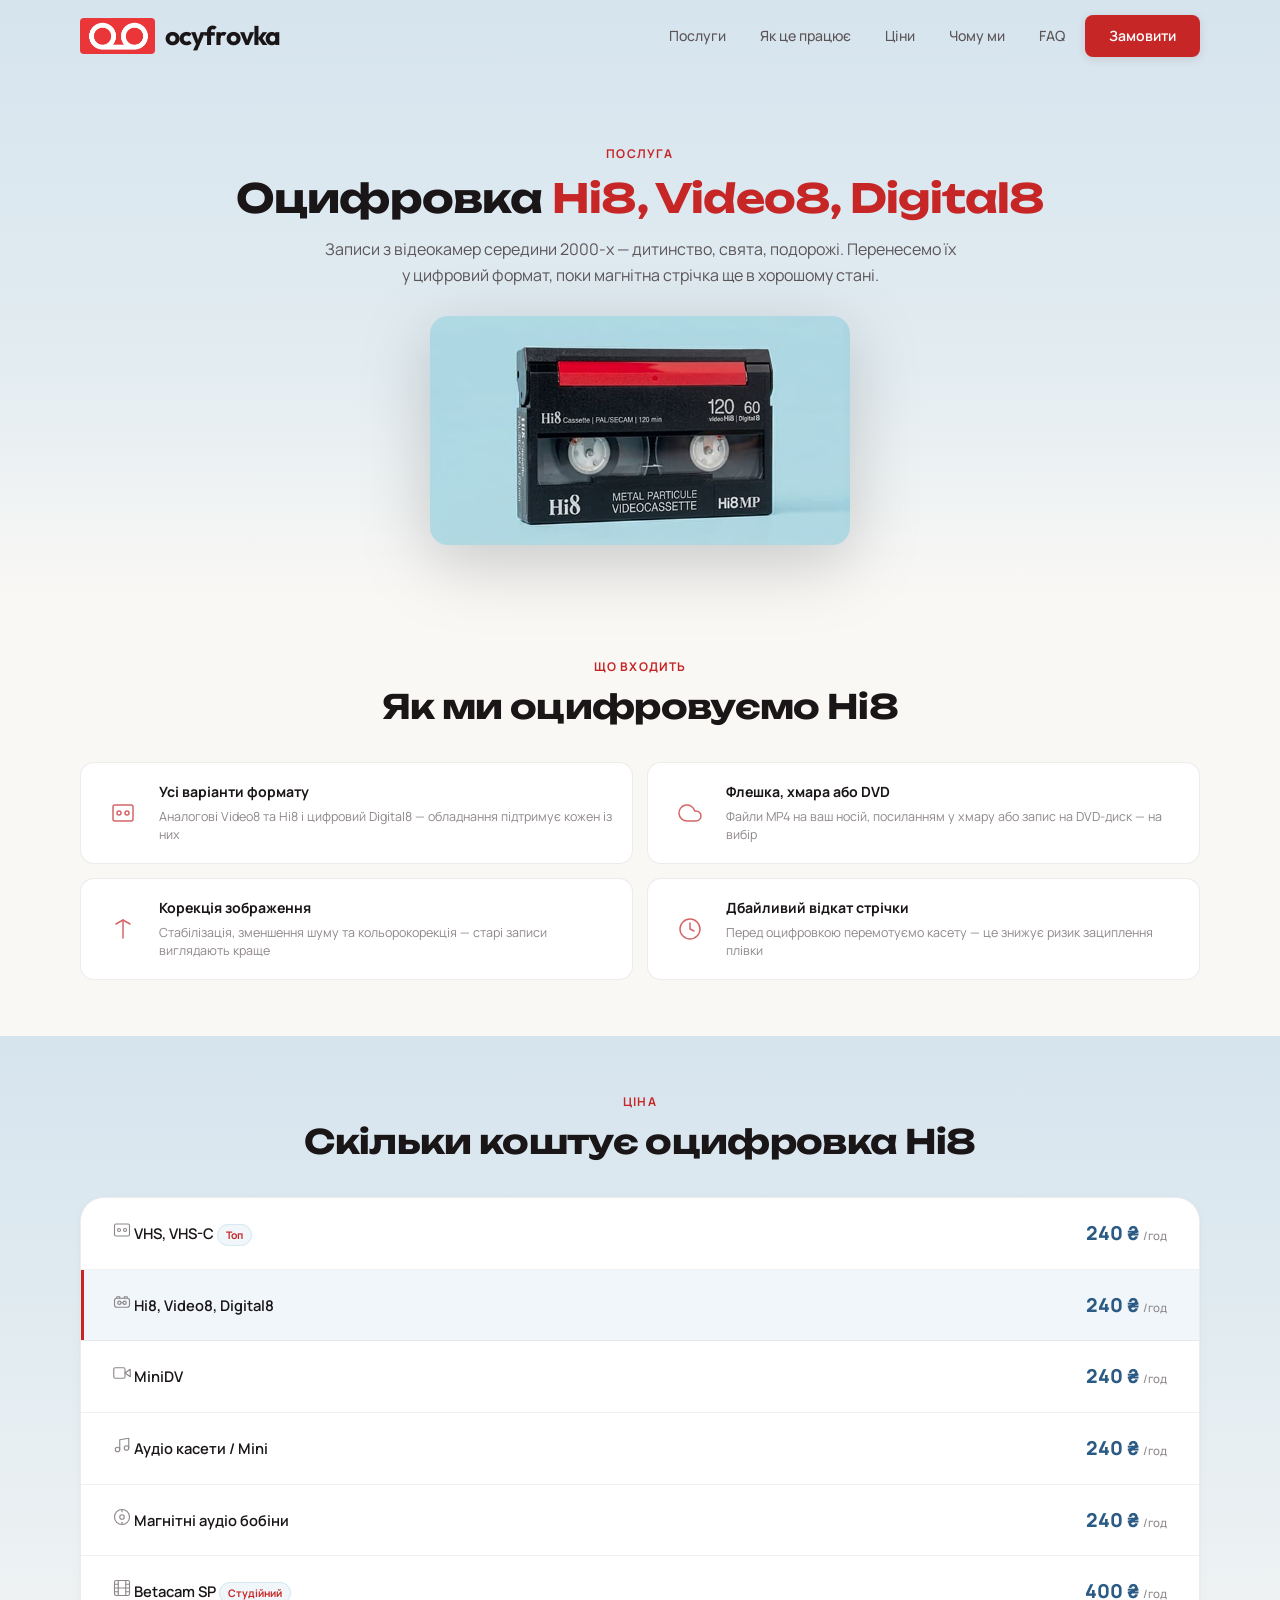
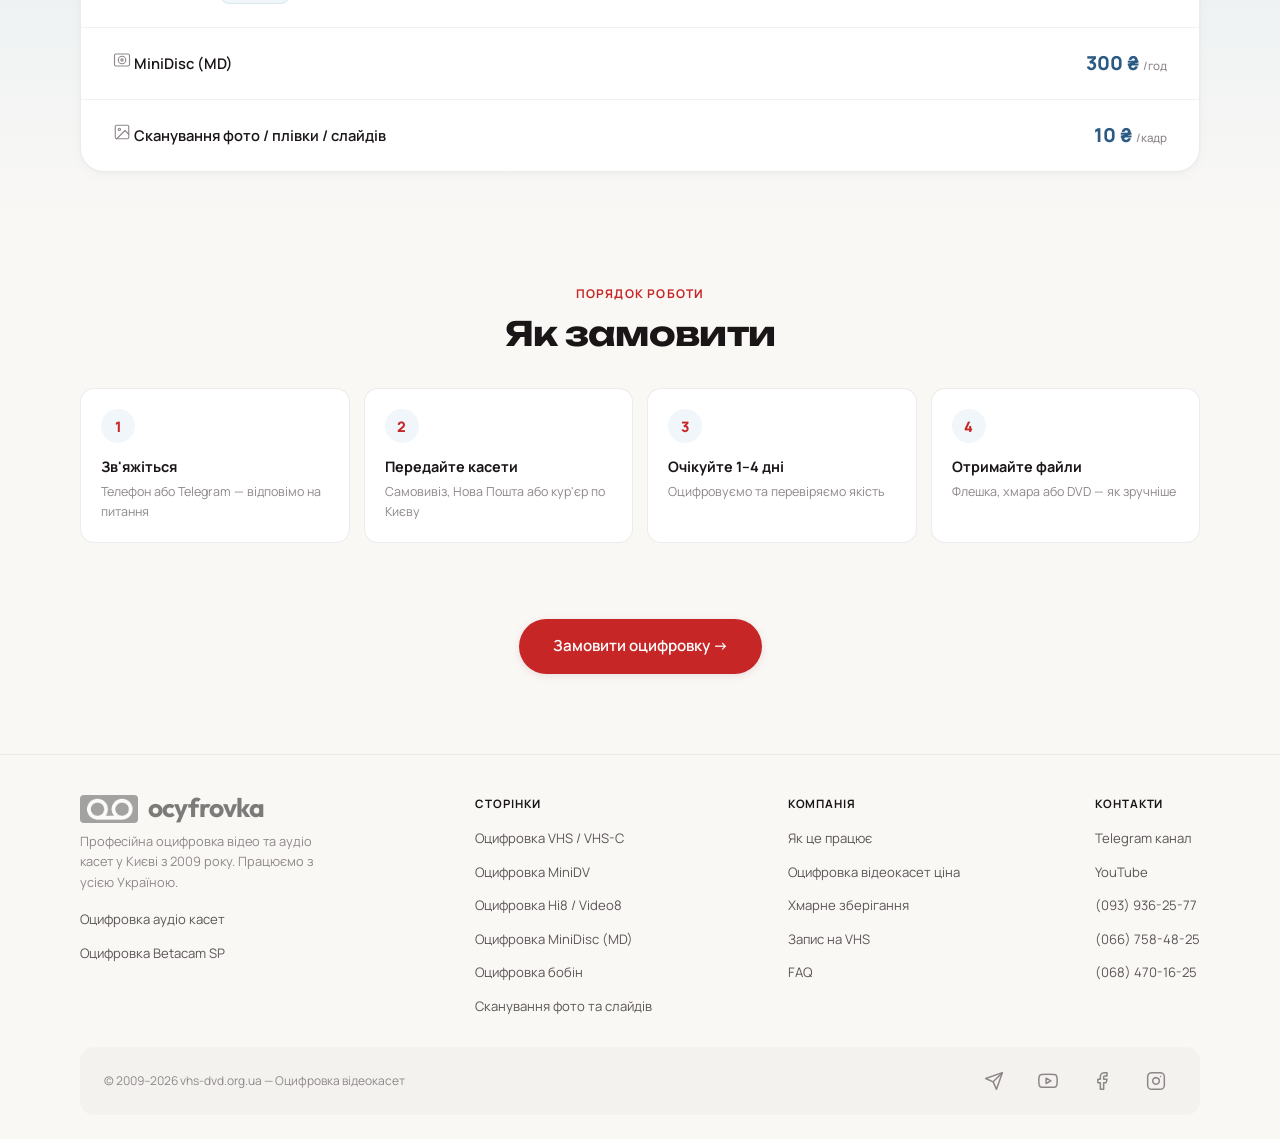
<file: ocyfrovka-hi8.html>
<!DOCTYPE html>
<html lang="uk">
<head>
  <meta charset="UTF-8">
  <meta name="viewport" content="width=device-width, initial-scale=1.0">
  <title>Оцифровка Hi8, Video8, Digital8 касет у Києві — ціна | vhs-dvd.org.ua</title>
  <meta name="description" content="Оцифровка касет Hi8, Video8 та Digital8 від відеокамер у Києві. Перенесення на флешку, хмару або DVD без втрати якості. Доставка по Україні.">
  <meta name="robots" content="index, follow, max-snippet:-1, max-image-preview:large">
  <meta name="theme-color" content="#FAF8F5">
  <link rel="icon" href="/favicon.ico" sizes="48x48">
  <link rel="icon" href="/favicon-32x32.png" sizes="32x32" type="image/png">
  <link rel="icon" href="/favicon-16x16.png" sizes="16x16" type="image/png">
  <link rel="apple-touch-icon" href="/apple-touch-icon.png">
  <link rel="manifest" href="/site.webmanifest">
  <link rel="canonical" href="https://vhs-dvd.org.ua/ocyfrovka-hi8.html">
  <meta property="og:type" content="website">
  <meta property="og:url" content="https://vhs-dvd.org.ua/ocyfrovka-hi8.html">
  <meta property="og:title" content="Оцифровка Hi8, Video8, Digital8 касет у Києві">
  <meta property="og:description" content="Перенос записів з відеокамер 2000-х у цифровий формат. Оцифровка Hi8, Video8, Digital8 у Києві.">
  <meta property="og:image" content="https://vhs-dvd.org.ua/images/hi8.jpg">
  <meta property="og:image:width" content="1200">
  <meta property="og:image:height" content="630">
  <meta property="og:locale" content="uk_UA">
  <meta property="og:site_name" content="VHS-DVD.ORG.UA">
  <meta name="twitter:card" content="summary_large_image">
  <meta name="twitter:title" content="Оцифровка Hi8, Video8, Digital8 касет у Києві — ціна | vhs-dvd.org.ua">
  <meta name="twitter:description" content="Оцифровка касет Hi8, Video8 та Digital8 від відеокамер у Києві. Перенесення на флешку, хмару або DVD без втрати якості. Доставка по Україні.">
  <meta name="twitter:image" content="https://vhs-dvd.org.ua/images/og-image.jpg">
  <script type="application/ld+json">
  {
    "@context": "https://schema.org",
    "@type": "Service",
    "name": "Оцифровка Hi8, Video8, Digital8 касет",
    "serviceType": "Оцифровка відеокасет Hi8, Video8, Digital8",
    "provider": {
      "@type": "LocalBusiness",
      "name": "VHS-DVD.ORG.UA — Оцифровка відеокасет",
      "url": "https://vhs-dvd.org.ua",
      "address": { "@type": "PostalAddress", "addressLocality": "Київ", "addressCountry": "UA" }
    },
    "areaServed": "Україна",
  }
  </script>
  <link rel="preconnect" href="https://fonts.googleapis.com">
  <link rel="preconnect" href="https://fonts.gstatic.com" crossorigin>
  <link href="https://fonts.googleapis.com/css2?family=Manrope:wght@400;500;600;700;800&family=Outfit:wght@400;500;600;700;800&family=Unbounded:wght@400;500;600;700;800&display=swap" rel="stylesheet">
  <style>
    *, *::before, *::after { margin: 0; padding: 0; box-sizing: border-box; }

    :root {
      --bg: #FAF8F5;
      --bg-card: #FFFFFF;
      --text: #1A1517;
      --text-secondary: #5C5558;
      --text-muted: #8E878A;
      --accent: #c62626;
      --accent-hover: #7E3549;
      --pink-soft: #D6E8F0;
      --pink-bg: #F0F6FA;
      --border: rgba(26,21,23,0.06);
      --border-card: rgba(26,21,23,0.08);
      --radius-xl: 24px;
      --radius-md: 14px;
      --max-w: 1120px;
      --font: 'Manrope', -apple-system, sans-serif;
      --font-display: 'Unbounded', 'Manrope', sans-serif;
      --shadow-card: 0 1px 4px rgba(0,0,0,0.03), 0 4px 16px rgba(0,0,0,0.02);
      --shadow-hover: 0 2px 8px rgba(0,0,0,0.05), 0 8px 32px rgba(0,0,0,0.04);
    }

    html { scroll-behavior: smooth; }

    body {
      font-family: var(--font);
      background: var(--bg);
      color: var(--text);
      line-height: 1.6;
      overflow-x: hidden;
      -webkit-font-smoothing: antialiased;
    }

    .container { max-width: var(--max-w); margin: 0 auto; }

    /* Шапка: спільні стилі в includes/site.css */

    /* ===== HERO ===== */
    .hero {
      padding: 140px 24px 56px;
      background: linear-gradient(180deg, #D6E4EE 0%, #E2ECF1 60%, var(--bg) 100%);
      text-align: center;
    }
    .hero .section-eyebrow { display: inline-block; }
    .hero h1 {
      font-family: var(--font-display);
      font-size: clamp(1.6rem, 4vw, 2.5rem);
      font-weight: 700; line-height: 1.15; letter-spacing: -0.02em;
      margin-bottom: 16px;
    }
    .hero h1 .accent { color: var(--accent); }
    .hero p { max-width: 640px; margin: 0 auto; font-size: 1rem; color: var(--text-secondary); }
    .hero-img { max-width: 420px; width: 100%; margin: 28px auto 0; display: block; filter: drop-shadow(0 18px 34px rgba(0,0,0,0.18)); border-radius: 18px; animation: heroBreath 5.5s ease-in-out infinite; }
    @keyframes heroBreath { 0%, 100% { transform: scale(1); } 50% { transform: scale(1.05); } }
    @media (prefers-reduced-motion: reduce) { .hero-img { animation: none; } }

    /* ===== SECTIONS ===== */
    .section { padding: 56px 24px; }
    .section-header { margin-bottom: 36px; }
    .section-header.centered { text-align: center; }
    .section-eyebrow {
      font-size: 0.75rem; font-weight: 700; color: var(--accent);
      text-transform: uppercase; letter-spacing: 0.1em; margin-bottom: 12px;
    }
    .section-title {
      font-family: var(--font-display);
      font-size: clamp(1.5rem, 3.5vw, 2.1rem);
      font-weight: 700; line-height: 1.12; letter-spacing: -0.02em;
    }

    /* ===== PRICING CARD ===== */
    .pricing-section { background: linear-gradient(180deg, #D6E4EE 0%, #E2ECF1 40%, var(--bg) 100%); }
    .pricing-card {
      background: var(--bg-card); border: 1px solid var(--border-card);
      border-radius: var(--radius-xl); overflow: hidden;
      box-shadow: var(--shadow-card);
    }
    .pricing-row {
      display: grid; grid-template-columns: 1fr auto;
      padding: 20px 32px; align-items: center;
      border-bottom: 1px solid var(--border);
      transition: background 0.15s;
    }
    .pricing-row:last-child { border-bottom: none; }
    a.pricing-row { text-decoration: none; color: inherit; cursor: pointer; }
    .pricing-row.highlighted { background: var(--pink-bg); box-shadow: inset 3px 0 0 var(--accent); }
    .pricing-row:hover { background: var(--pink-bg); }
    .pricing-row .fmt { font-weight: 600; font-size: 0.92rem; }
    .pricing-row .pr { font-weight: 800; font-size: 1.2rem; color: #2B5B84; white-space: nowrap; }
    .pricing-row .pr small { font-weight: 500; font-size: 0.72rem; color: var(--text-muted); }
    .pricing-row .fmt .tag {
      font-size: 0.65rem; font-weight: 700; padding: 3px 8px;
      border-radius: 50px; background: var(--pink-bg);
      color: var(--accent); border: 1px solid var(--pink-soft);
    }

    /* ===== FEATURES ===== */
    .features-grid { display: grid; grid-template-columns: repeat(2, 1fr); gap: 14px; }
    .feature-item {
      background: var(--bg-card); border: 1px solid var(--border-card);
      border-radius: var(--radius-md); padding: 18px 20px;
      display: grid; grid-template-columns: auto 1fr; column-gap: 14px;
      align-items: center;
      transition: all 0.25s;
    }
    .feature-item:hover { box-shadow: var(--shadow-hover); }
    .feature-item .fi-icon {
      grid-row: 1 / span 2; width: 44px; height: 44px;
      display: flex; align-items: center; justify-content: center;
    }
    .fi-icon svg { opacity: 0.7; }
    .feature-item h4 { grid-column: 2; font-size: 0.88rem; font-weight: 700; margin-bottom: 4px; }
    .feature-item p { grid-column: 2; font-size: 0.78rem; color: var(--text-muted); line-height: 1.5; }

    /* ===== STEPS ===== */
    .steps-grid { display: grid; grid-template-columns: repeat(4, 1fr); gap: 14px; }
    .step {
      background: var(--bg-card); border: 1px solid var(--border-card);
      border-radius: var(--radius-md); padding: 20px;
      opacity: 0; transform: translateY(24px);
      transition: opacity 0.6s cubic-bezier(0.22, 1, 0.36, 1),
                  transform 0.6s cubic-bezier(0.22, 1, 0.36, 1),
                  box-shadow 0.25s, border-color 0.25s;
    }
    .step.visible { opacity: 1; transform: translateY(0); }
    .steps-grid .step:nth-child(1) { transition-delay: 0s, 0s, 0s, 0s; }
    .steps-grid .step:nth-child(2) { transition-delay: 0.1s, 0.1s, 0s, 0s; }
    .steps-grid .step:nth-child(3) { transition-delay: 0.2s, 0.2s, 0s, 0s; }
    .steps-grid .step:nth-child(4) { transition-delay: 0.3s, 0.3s, 0s, 0s; }
    .step:hover { box-shadow: var(--shadow-hover); transform: translateY(-3px); }

    .step-num {
      width: 34px; height: 34px; border-radius: 50%;
      background: var(--pink-bg); color: var(--accent);
      display: flex; align-items: center; justify-content: center;
      font-weight: 800; font-size: 0.9rem; margin-bottom: 12px;
      transition: background 0.25s, color 0.25s, transform 0.25s;
    }
    .step:hover .step-num { background: var(--accent); color: #fff; transform: scale(1.1); }
    .step h4 { font-size: 0.9rem; font-weight: 700; margin-bottom: 4px; }
    .step p { font-size: 0.78rem; color: var(--text-muted); }

    /* ===== CTA ===== */
    .cta-section { text-align: center; padding: 20px 24px 80px; }
    .btn-primary {
      background: var(--accent); color: #fff;
      padding: 15px 34px; border-radius: 50px;
      font-weight: 600; font-size: 0.95rem; border: none;
      text-decoration: none;
      display: inline-flex; align-items: center; gap: 8px;
      box-shadow: 0 2px 8px rgba(107,45,62,0.12);
      transition: all 0.2s;
    }
    .btn-primary:hover { box-shadow: 0 6px 24px rgba(107,45,62,0.2); transform: translateY(-2px); background: var(--accent-hover); }

    /* Підвал: спільні стилі в includes/site.css */

    /* ===== REVEAL ===== */
    .reveal { opacity: 0; transform: translateY(24px); transition: opacity 0.7s cubic-bezier(0.22, 1, 0.36, 1), transform 0.7s cubic-bezier(0.22, 1, 0.36, 1); }
    .reveal.visible { opacity: 1; transform: translateY(0); }

    /* ===== RESPONSIVE ===== */
    @media (max-width: 768px) {
      .pricing-row { padding: 16px 20px; }
      .features-grid { grid-template-columns: 1fr; }
      .steps-grid { grid-template-columns: 1fr 1fr; }
      .hero { padding: 120px 16px 40px; }
    }
    @media (max-width: 480px) {
      .steps-grid { grid-template-columns: 1fr; }
      .hero-img { max-width: 260px; }
    }
  </style>
  <link rel="stylesheet" href="includes/site.css">
<!-- Google tag (gtag.js) -->
<script async src="https://www.googletagmanager.com/gtag/js?id=G-S3W2X73FGC"></script>
<script>
  window.dataLayer = window.dataLayer || [];
  function gtag(){dataLayer.push(arguments);}
  gtag('js', new Date());

  gtag('config', 'G-S3W2X73FGC');
</script>
</head>
<body data-format="hi8">

  <!-- HEADER (спільна шапка: includes/header.html) -->
  <div data-include="header"></div>

  <!-- HERO -->
  <section class="hero">
    <div class="section-eyebrow">Послуга</div>
    <h1>Оцифровка <span class="accent">Hi8, Video8, Digital8</span></h1>
    <p>Записи з відеокамер середини 2000-х — дитинство, свята, подорожі. Перенесемо їх у цифровий формат, поки магнітна стрічка ще в хорошому стані.</p>
    <img src="images/hi8.jpg" alt="Відеокасета Hi8" class="hero-img" decoding="async">
  </section>

  <!-- ABOUT SERVICE -->
  <section class="section">
    <div class="container">
      <div class="section-header centered reveal">
        <div class="section-eyebrow">Що входить</div>
        <h2 class="section-title">Як ми оцифровуємо Hi8</h2>
      </div>
      <div class="features-grid">
        <div class="feature-item reveal">
          <span class="fi-icon"><svg width="24" height="24" viewBox="0 0 24 24" fill="none" stroke="var(--accent)" stroke-width="1.5" stroke-linecap="round" stroke-linejoin="round"><rect x="2" y="4" width="20" height="16" rx="2"/><circle cx="8" cy="12" r="2"/><circle cx="16" cy="12" r="2"/></svg></span>
          <h4>Усі варіанти формату</h4>
          <p>Аналогові Video8 та Hi8 і цифровий Digital8 — обладнання підтримує кожен із них</p>
        </div>
        <div class="feature-item reveal">
          <span class="fi-icon"><svg width="24" height="24" viewBox="0 0 24 24" fill="none" stroke="var(--accent)" stroke-width="1.5" stroke-linecap="round" stroke-linejoin="round"><path d="M18 10h-1.26A8 8 0 1 0 9 20h9a5 5 0 0 0 0-10z"/></svg></span>
          <h4>Флешка, хмара або DVD</h4>
          <p>Файли MP4 на ваш носій, посиланням у хмару або запис на DVD-диск — на вибір</p>
        </div>
        <div class="feature-item reveal">
          <span class="fi-icon"><svg width="24" height="24" viewBox="0 0 24 24" fill="none" stroke="var(--accent)" stroke-width="1.5" stroke-linecap="round" stroke-linejoin="round"><path d="M12 3v18"/><path d="M5 7l7-4 7 4"/></svg></span>
          <h4>Корекція зображення</h4>
          <p>Стабілізація, зменшення шуму та кольорокорекція — старі записи виглядають краще</p>
        </div>
        <div class="feature-item reveal">
          <span class="fi-icon"><svg width="24" height="24" viewBox="0 0 24 24" fill="none" stroke="var(--accent)" stroke-width="1.5" stroke-linecap="round" stroke-linejoin="round"><circle cx="12" cy="12" r="10"/><polyline points="12 6 12 12 16 14"/></svg></span>
          <h4>Дбайливий відкат стрічки</h4>
          <p>Перед оцифровкою перемотуємо касету — це знижує ризик зациплення плівки</p>
        </div>
      </div>
    </div>
  </section>

  <!-- PRICING -->
  <section class="section pricing-section" id="pricing">
    <div class="container">
      <div class="section-header centered reveal">
        <div class="section-eyebrow">Ціна</div>
        <h2 class="section-title">Скільки коштує оцифровка Hi8</h2>
      </div>
      <div class="pricing-card reveal" data-config="pricing">
        <!-- рядки цін рендеряться з config.json -->
      </div>
    </div>
  </section>

  <!-- STEPS -->
  <section class="section">
    <div class="container">
      <div class="section-header centered reveal">
        <div class="section-eyebrow">Порядок роботи</div>
        <h2 class="section-title">Як замовити</h2>
      </div>
      <div class="steps-grid">
        <div class="step reveal"><div class="step-num">1</div><h4>Зв'яжіться</h4><p>Телефон або Telegram — відповімо на питання</p></div>
        <div class="step reveal"><div class="step-num">2</div><h4>Передайте касети</h4><p>Самовивіз, Нова Пошта або кур'єр по Києву</p></div>
        <div class="step reveal"><div class="step-num">3</div><h4>Очікуйте 1–4 дні</h4><p>Оцифровуємо та перевіряємо якість</p></div>
        <div class="step reveal"><div class="step-num">4</div><h4>Отримайте файли</h4><p>Флешка, хмара або DVD — як зручніше</p></div>
      </div>
    </div>
  </section>

  <!-- CTA -->
  <section class="cta-section reveal">
    <a href="index.html#contact" class="btn-primary">Замовити оцифровку →</a>
  </section>

  <!-- FOOTER (спільний підвал: includes/footer.html) -->
  <div data-include="footer"></div>

  <script src="includes/site.js" defer></script>
</body>
</html>
</file>
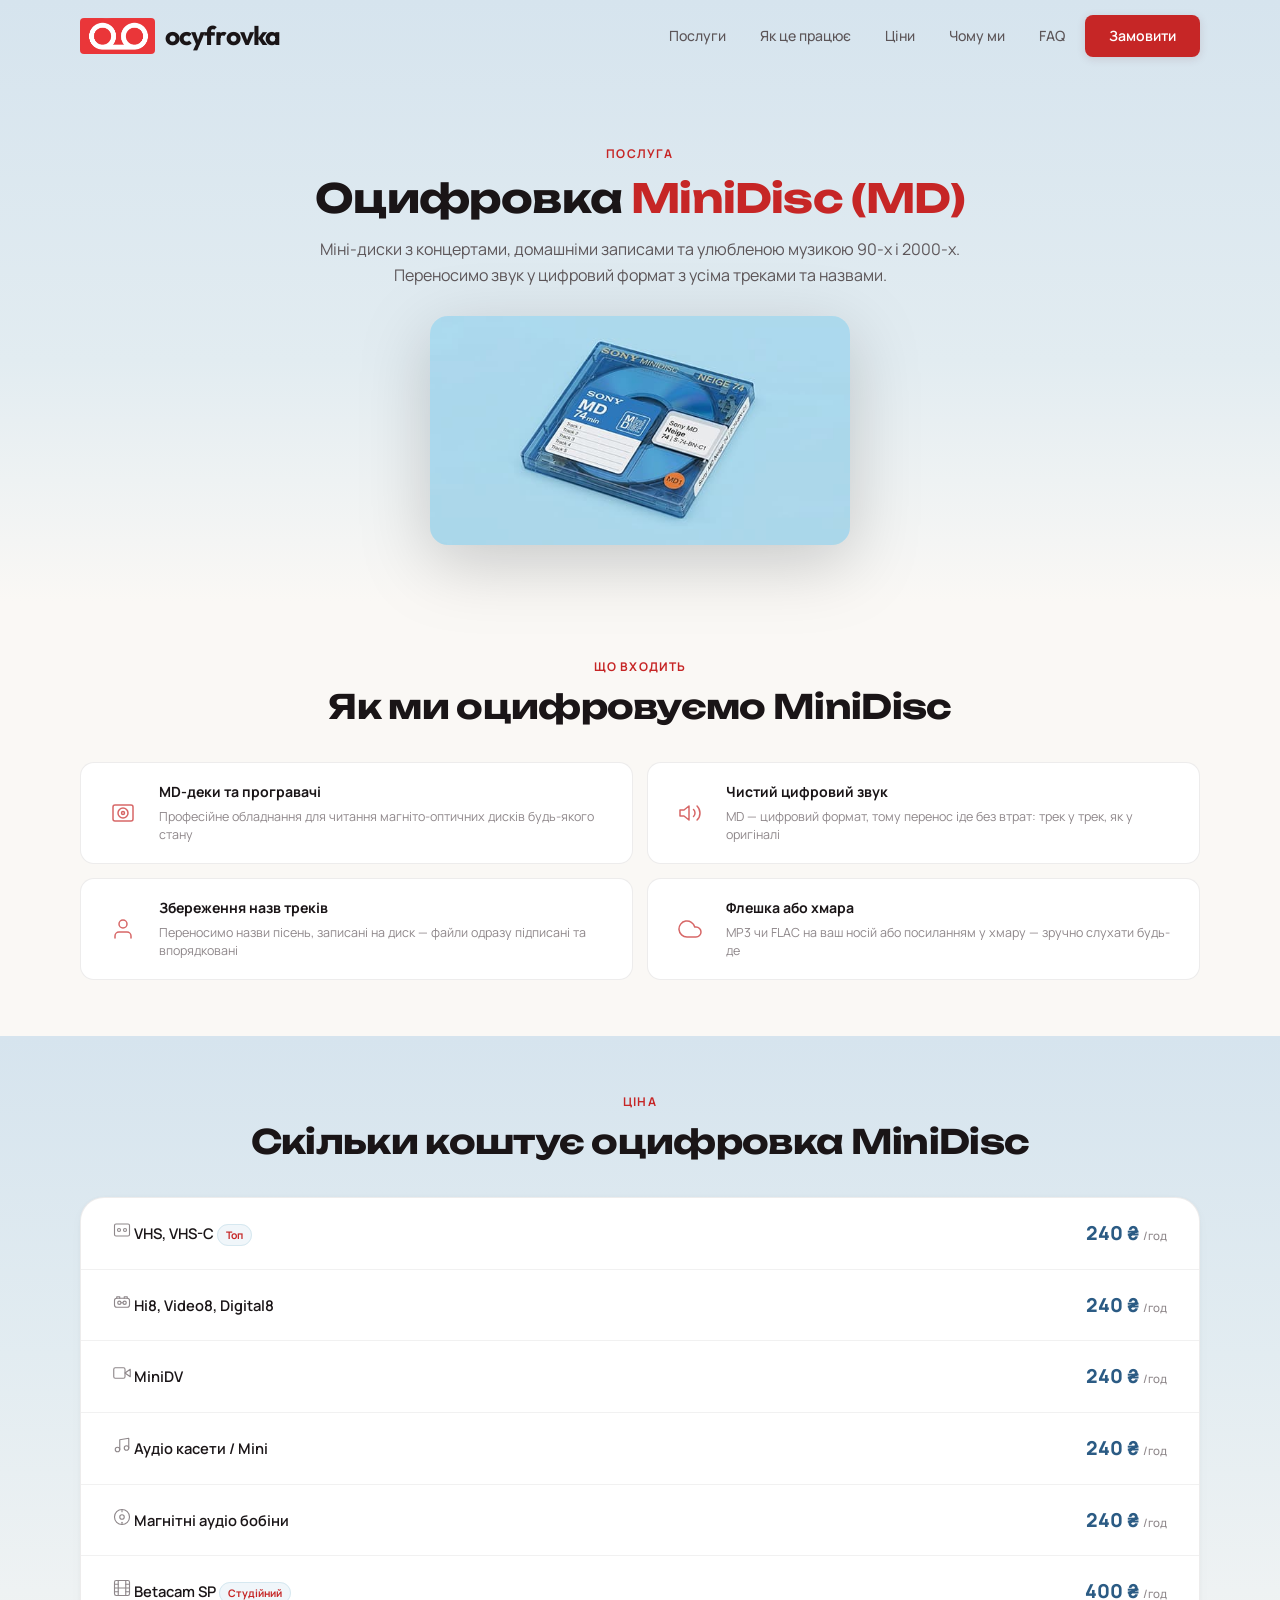
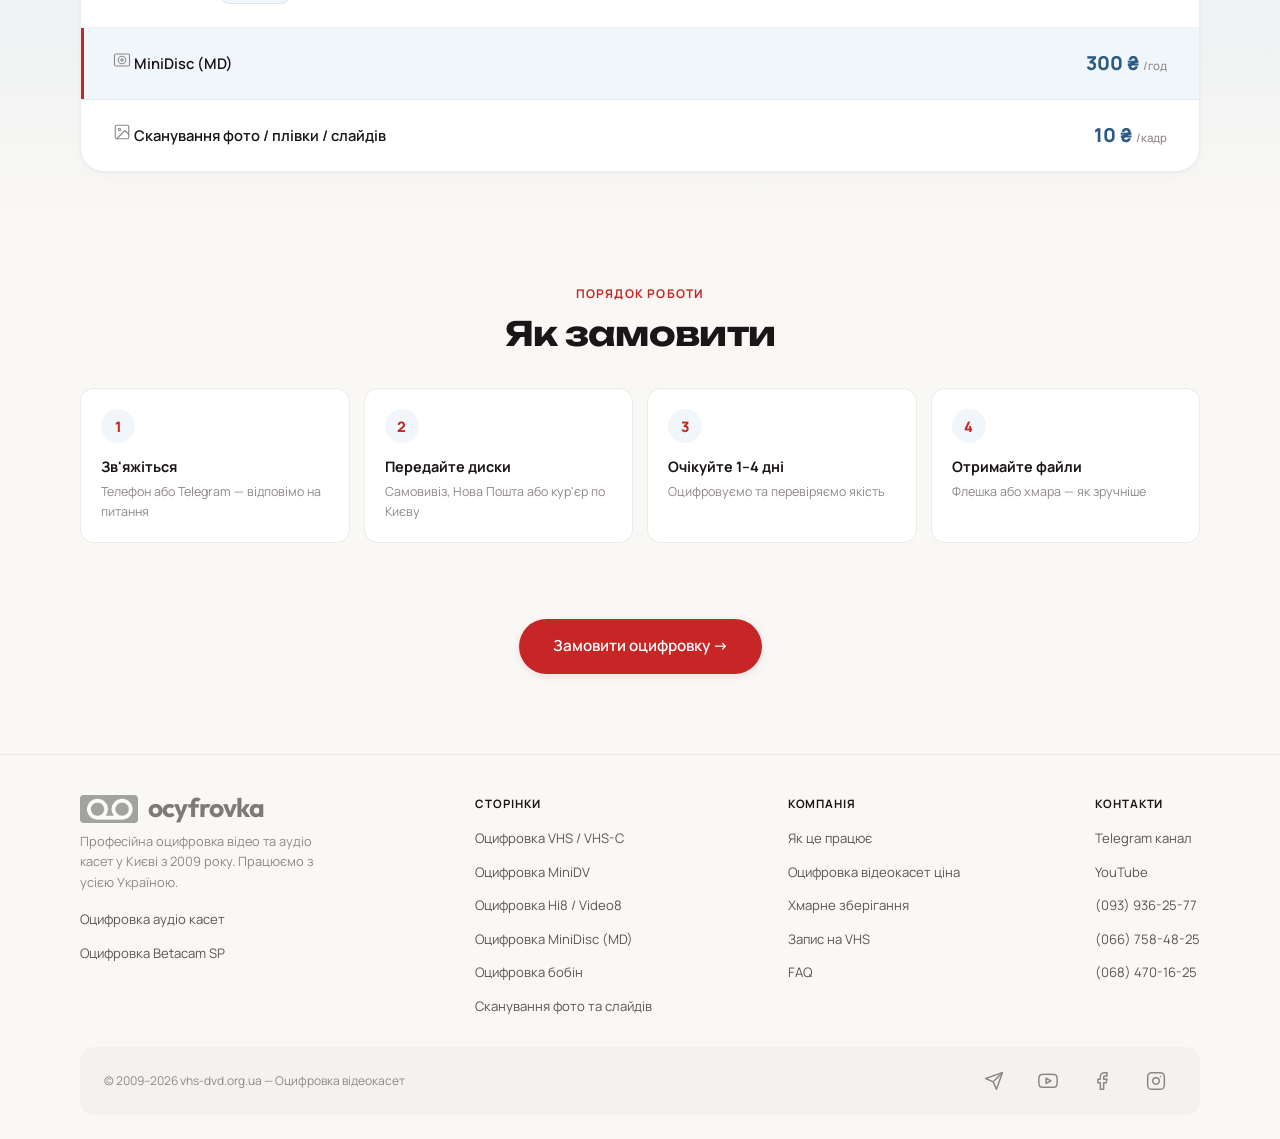
<file: ocyfrovka-minidisc.html>
<!DOCTYPE html>
<html lang="uk">
<head>
  <meta charset="UTF-8">
  <meta name="viewport" content="width=device-width, initial-scale=1.0">
  <title>Оцифровка MiniDisc (MD) у Києві — ціна | vhs-dvd.org.ua</title>
  <meta name="description" content="Оцифровка MiniDisc (MD) дисків у Києві. Перенесення музики та записів у цифровий формат без втрати якості. Доставка по Україні.">
  <meta name="robots" content="index, follow, max-snippet:-1, max-image-preview:large">
  <meta name="theme-color" content="#FAF8F5">
  <link rel="icon" href="/favicon.ico" sizes="48x48">
  <link rel="icon" href="/favicon-32x32.png" sizes="32x32" type="image/png">
  <link rel="icon" href="/favicon-16x16.png" sizes="16x16" type="image/png">
  <link rel="apple-touch-icon" href="/apple-touch-icon.png">
  <link rel="manifest" href="/site.webmanifest">
  <link rel="canonical" href="https://vhs-dvd.org.ua/ocyfrovka-minidisc.html">
  <meta property="og:type" content="website">
  <meta property="og:url" content="https://vhs-dvd.org.ua/ocyfrovka-minidisc.html">
  <meta property="og:title" content="Оцифровка MiniDisc (MD) у Києві">
  <meta property="og:description" content="Перенос MiniDisc записів у цифровий формат без втрати якості. Оцифровка MiniDisc (MD) у Києві.">
  <meta property="og:image" content="https://vhs-dvd.org.ua/images/og-image.jpg">
  <meta property="og:image:width" content="1200">
  <meta property="og:image:height" content="630">
  <meta property="og:locale" content="uk_UA">
  <meta property="og:site_name" content="VHS-DVD.ORG.UA">
  <meta name="twitter:card" content="summary_large_image">
  <meta name="twitter:title" content="Оцифровка MiniDisc (MD) у Києві — ціна | vhs-dvd.org.ua">
  <meta name="twitter:description" content="Оцифровка MiniDisc (MD) дисків у Києві. Перенесення музики та записів у цифровий формат без втрати якості. Доставка по Україні.">
  <meta name="twitter:image" content="https://vhs-dvd.org.ua/images/og-image.jpg">
  <script type="application/ld+json">
  {
    "@context": "https://schema.org",
    "@type": "Service",
    "name": "Оцифровка MiniDisc (MD)",
    "serviceType": "Оцифровка MiniDisc дисків",
    "provider": {
      "@type": "LocalBusiness",
      "name": "VHS-DVD.ORG.UA — Оцифровка відеокасет",
      "url": "https://vhs-dvd.org.ua",
      "address": { "@type": "PostalAddress", "addressLocality": "Київ", "addressCountry": "UA" }
    },
    "areaServed": "Україна",
  }
  </script>
  <link rel="preconnect" href="https://fonts.googleapis.com">
  <link rel="preconnect" href="https://fonts.gstatic.com" crossorigin>
  <link href="https://fonts.googleapis.com/css2?family=Manrope:wght@400;500;600;700;800&family=Outfit:wght@400;500;600;700;800&family=Unbounded:wght@400;500;600;700;800&display=swap" rel="stylesheet">
  <style>
    *, *::before, *::after { margin: 0; padding: 0; box-sizing: border-box; }

    :root {
      --bg: #FAF8F5;
      --bg-card: #FFFFFF;
      --text: #1A1517;
      --text-secondary: #5C5558;
      --text-muted: #8E878A;
      --accent: #c62626;
      --accent-hover: #7E3549;
      --pink-soft: #D6E8F0;
      --pink-bg: #F0F6FA;
      --border: rgba(26,21,23,0.06);
      --border-card: rgba(26,21,23,0.08);
      --radius-xl: 24px;
      --radius-md: 14px;
      --max-w: 1120px;
      --font: 'Manrope', -apple-system, sans-serif;
      --font-display: 'Unbounded', 'Manrope', sans-serif;
      --shadow-card: 0 1px 4px rgba(0,0,0,0.03), 0 4px 16px rgba(0,0,0,0.02);
      --shadow-hover: 0 2px 8px rgba(0,0,0,0.05), 0 8px 32px rgba(0,0,0,0.04);
    }

    html { scroll-behavior: smooth; }

    body {
      font-family: var(--font);
      background: var(--bg);
      color: var(--text);
      line-height: 1.6;
      overflow-x: hidden;
      -webkit-font-smoothing: antialiased;
    }

    .container { max-width: var(--max-w); margin: 0 auto; }

    /* Шапка: спільні стилі в includes/site.css */

    /* ===== HERO ===== */
    .hero {
      padding: 140px 24px 56px;
      background: linear-gradient(180deg, #D6E4EE 0%, #E2ECF1 60%, var(--bg) 100%);
      text-align: center;
    }
    .hero .section-eyebrow { display: inline-block; }
    .hero h1 {
      font-family: var(--font-display);
      font-size: clamp(1.6rem, 4vw, 2.5rem);
      font-weight: 700; line-height: 1.15; letter-spacing: -0.02em;
      margin-bottom: 16px;
    }
    .hero h1 .accent { color: var(--accent); }
    .hero p { max-width: 640px; margin: 0 auto; font-size: 1rem; color: var(--text-secondary); }
    .hero-img { max-width: 420px; width: 100%; margin: 28px auto 0; display: block; filter: drop-shadow(0 18px 34px rgba(0,0,0,0.18)); border-radius: 18px; animation: heroBreath 5.5s ease-in-out infinite; }
    @keyframes heroBreath { 0%, 100% { transform: scale(1); } 50% { transform: scale(1.05); } }
    @media (prefers-reduced-motion: reduce) { .hero-img { animation: none; } }

    /* ===== SECTIONS ===== */
    .section { padding: 56px 24px; }
    .section-header { margin-bottom: 36px; }
    .section-header.centered { text-align: center; }
    .section-eyebrow {
      font-size: 0.75rem; font-weight: 700; color: var(--accent);
      text-transform: uppercase; letter-spacing: 0.1em; margin-bottom: 12px;
    }
    .section-title {
      font-family: var(--font-display);
      font-size: clamp(1.5rem, 3.5vw, 2.1rem);
      font-weight: 700; line-height: 1.12; letter-spacing: -0.02em;
    }

    /* ===== PRICING CARD ===== */
    .pricing-section { background: linear-gradient(180deg, #D6E4EE 0%, #E2ECF1 40%, var(--bg) 100%); }
    .pricing-card {
      background: var(--bg-card); border: 1px solid var(--border-card);
      border-radius: var(--radius-xl); overflow: hidden;
      box-shadow: var(--shadow-card);
    }
    .pricing-row {
      display: grid; grid-template-columns: 1fr auto;
      padding: 20px 32px; align-items: center;
      border-bottom: 1px solid var(--border);
      transition: background 0.15s;
    }
    .pricing-row:last-child { border-bottom: none; }
    a.pricing-row { text-decoration: none; color: inherit; cursor: pointer; }
    .pricing-row:hover { background: var(--pink-bg); }
    .pricing-row .fmt { font-weight: 600; font-size: 0.92rem; }
    .pricing-row .fmt .tag {
      font-size: 0.65rem; font-weight: 700; padding: 3px 8px;
      border-radius: 50px; background: var(--pink-bg);
      color: var(--accent); border: 1px solid var(--pink-soft);
    }
    .pricing-row .pr { font-weight: 800; font-size: 1.2rem; color: #2B5B84; white-space: nowrap; }
    .pricing-row .pr small { font-weight: 500; font-size: 0.72rem; color: var(--text-muted); }
    .pricing-row.highlighted { background: var(--pink-bg); box-shadow: inset 3px 0 0 var(--accent); }

    /* ===== FEATURES ===== */
    .features-grid { display: grid; grid-template-columns: repeat(2, 1fr); gap: 14px; }
    .feature-item {
      background: var(--bg-card); border: 1px solid var(--border-card);
      border-radius: var(--radius-md); padding: 18px 20px;
      display: grid; grid-template-columns: auto 1fr; column-gap: 14px;
      align-items: center;
      transition: all 0.25s;
    }
    .feature-item:hover { box-shadow: var(--shadow-hover); }
    .feature-item .fi-icon {
      grid-row: 1 / span 2; width: 44px; height: 44px;
      display: flex; align-items: center; justify-content: center;
    }
    .fi-icon svg { opacity: 0.7; }
    .feature-item h4 { grid-column: 2; font-size: 0.88rem; font-weight: 700; margin-bottom: 4px; }
    .feature-item p { grid-column: 2; font-size: 0.78rem; color: var(--text-muted); line-height: 1.5; }

    /* ===== STEPS ===== */
    .steps-grid { display: grid; grid-template-columns: repeat(4, 1fr); gap: 14px; }
    .step {
      background: var(--bg-card); border: 1px solid var(--border-card);
      border-radius: var(--radius-md); padding: 20px;
      opacity: 0; transform: translateY(24px);
      transition: opacity 0.6s cubic-bezier(0.22, 1, 0.36, 1),
                  transform 0.6s cubic-bezier(0.22, 1, 0.36, 1),
                  box-shadow 0.25s, border-color 0.25s;
    }
    .step.visible { opacity: 1; transform: translateY(0); }
    .steps-grid .step:nth-child(1) { transition-delay: 0s, 0s, 0s, 0s; }
    .steps-grid .step:nth-child(2) { transition-delay: 0.1s, 0.1s, 0s, 0s; }
    .steps-grid .step:nth-child(3) { transition-delay: 0.2s, 0.2s, 0s, 0s; }
    .steps-grid .step:nth-child(4) { transition-delay: 0.3s, 0.3s, 0s, 0s; }
    .step:hover { box-shadow: var(--shadow-hover); transform: translateY(-3px); }
    .step-num {
      width: 34px; height: 34px; border-radius: 50%;
      background: var(--pink-bg); color: var(--accent);
      display: flex; align-items: center; justify-content: center;
      font-weight: 800; font-size: 0.9rem; margin-bottom: 12px;
      transition: background 0.25s, color 0.25s, transform 0.25s;
    }
    .step:hover .step-num { background: var(--accent); color: #fff; transform: scale(1.1); }
    .step h4 { font-size: 0.9rem; font-weight: 700; margin-bottom: 4px; }
    .step p { font-size: 0.78rem; color: var(--text-muted); }

    /* ===== CTA ===== */
    .cta-section { text-align: center; padding: 20px 24px 80px; }
    .btn-primary {
      background: var(--accent); color: #fff;
      padding: 15px 34px; border-radius: 50px;
      font-weight: 600; font-size: 0.95rem; border: none;
      text-decoration: none;
      display: inline-flex; align-items: center; gap: 8px;
      box-shadow: 0 2px 8px rgba(107,45,62,0.12);
      transition: all 0.2s;
    }
    .btn-primary:hover { box-shadow: 0 6px 24px rgba(107,45,62,0.2); transform: translateY(-2px); background: var(--accent-hover); }

    /* Підвал: спільні стилі в includes/site.css */

    /* ===== REVEAL ===== */
    .reveal { opacity: 0; transform: translateY(24px); transition: opacity 0.7s cubic-bezier(0.22, 1, 0.36, 1), transform 0.7s cubic-bezier(0.22, 1, 0.36, 1); }
    .reveal.visible { opacity: 1; transform: translateY(0); }

    /* ===== RESPONSIVE ===== */
    @media (max-width: 768px) {
      .pricing-row { padding: 16px 20px; }
      .features-grid { grid-template-columns: 1fr; }
      .steps-grid { grid-template-columns: 1fr 1fr; }
      .hero { padding: 120px 16px 40px; }
    }
    @media (max-width: 480px) {
      .steps-grid { grid-template-columns: 1fr; }
      .hero-img { max-width: 260px; }
    }
  </style>
  <link rel="stylesheet" href="includes/site.css">
<!-- Google tag (gtag.js) -->
<script async src="https://www.googletagmanager.com/gtag/js?id=G-S3W2X73FGC"></script>
<script>
  window.dataLayer = window.dataLayer || [];
  function gtag(){dataLayer.push(arguments);}
  gtag('js', new Date());

  gtag('config', 'G-S3W2X73FGC');
</script>
</head>
<body data-format="minidisc">

  <!-- HEADER (спільна шапка: includes/header.html) -->
  <div data-include="header"></div>

  <!-- HERO -->
  <section class="hero">
    <div class="section-eyebrow">Послуга</div>
    <h1>Оцифровка <span class="accent">MiniDisc (MD)</span></h1>
    <p>Міні-диски з концертами, домашніми записами та улюбленою музикою 90-х і 2000-х. Переносимо звук у цифровий формат з усіма треками та назвами.</p>
    <img src="images/minidisc.jpg" alt="Диск MiniDisc (MD)" class="hero-img" loading="lazy" decoding="async">
  </section>

  <!-- ABOUT SERVICE -->
  <section class="section">
    <div class="container">
      <div class="section-header centered reveal">
        <div class="section-eyebrow">Що входить</div>
        <h2 class="section-title">Як ми оцифровуємо MiniDisc</h2>
      </div>
      <div class="features-grid">
        <div class="feature-item reveal">
          <span class="fi-icon"><svg width="24" height="24" viewBox="0 0 24 24" fill="none" stroke="var(--accent)" stroke-width="1.5" stroke-linecap="round" stroke-linejoin="round"><rect x="2" y="4" width="20" height="16" rx="2"/><circle cx="12" cy="12" r="5"/><circle cx="12" cy="12" r="1.5"/></svg></span>
          <h4>MD-деки та програвачі</h4>
          <p>Професійне обладнання для читання магніто-оптичних дисків будь-якого стану</p>
        </div>
        <div class="feature-item reveal">
          <span class="fi-icon"><svg width="24" height="24" viewBox="0 0 24 24" fill="none" stroke="var(--accent)" stroke-width="1.5" stroke-linecap="round" stroke-linejoin="round"><polygon points="11 5 6 9 2 9 2 15 6 15 11 19 11 5"/><path d="M19.07 4.93a10 10 0 0 1 0 14.14M15.54 8.46a5 5 0 0 1 0 7.07"/></svg></span>
          <h4>Чистий цифровий звук</h4>
          <p>MD — цифровий формат, тому перенос іде без втрат: трек у трек, як у оригіналі</p>
        </div>
        <div class="feature-item reveal">
          <span class="fi-icon"><svg width="24" height="24" viewBox="0 0 24 24" fill="none" stroke="var(--accent)" stroke-width="1.5" stroke-linecap="round" stroke-linejoin="round"><path d="M20 21v-2a4 4 0 0 0-4-4H8a4 4 0 0 0-4 4v2"/><circle cx="12" cy="7" r="4"/></svg></span>
          <h4>Збереження назв треків</h4>
          <p>Переносимо назви пісень, записані на диск — файли одразу підписані та впорядковані</p>
        </div>
        <div class="feature-item reveal">
          <span class="fi-icon"><svg width="24" height="24" viewBox="0 0 24 24" fill="none" stroke="var(--accent)" stroke-width="1.5" stroke-linecap="round" stroke-linejoin="round"><path d="M18 10h-1.26A8 8 0 1 0 9 20h9a5 5 0 0 0 0-10z"/></svg></span>
          <h4>Флешка або хмара</h4>
          <p>MP3 чи FLAC на ваш носій або посиланням у хмару — зручно слухати будь-де</p>
        </div>
      </div>
    </div>
  </section>

  <!-- PRICING -->
  <section class="section pricing-section" id="pricing">
    <div class="container">
      <div class="section-header centered reveal">
        <div class="section-eyebrow">Ціна</div>
        <h2 class="section-title">Скільки коштує оцифровка MiniDisc</h2>
      </div>
      <div class="pricing-card reveal" data-config="pricing">
        <!-- рядки цін рендеряться з config.json -->
      </div>
    </div>
  </section>

  <!-- STEPS -->
  <section class="section">
    <div class="container">
      <div class="section-header centered reveal">
        <div class="section-eyebrow">Порядок роботи</div>
        <h2 class="section-title">Як замовити</h2>
      </div>
      <div class="steps-grid">
        <div class="step"><div class="step-num">1</div><h4>Зв'яжіться</h4><p>Телефон або Telegram — відповімо на питання</p></div>
        <div class="step"><div class="step-num">2</div><h4>Передайте диски</h4><p>Самовивіз, Нова Пошта або кур'єр по Києву</p></div>
        <div class="step"><div class="step-num">3</div><h4>Очікуйте 1–4 дні</h4><p>Оцифровуємо та перевіряємо якість</p></div>
        <div class="step"><div class="step-num">4</div><h4>Отримайте файли</h4><p>Флешка або хмара — як зручніше</p></div>
      </div>
    </div>
  </section>

  <!-- CTA -->
  <section class="cta-section reveal">
    <a href="index.html#contact" class="btn-primary">Замовити оцифровку →</a>
  </section>

  <!-- FOOTER (спільний підвал: includes/footer.html) -->
  <div data-include="footer"></div>

  <script src="includes/site.js" defer></script>
</body>
</html>
</file>
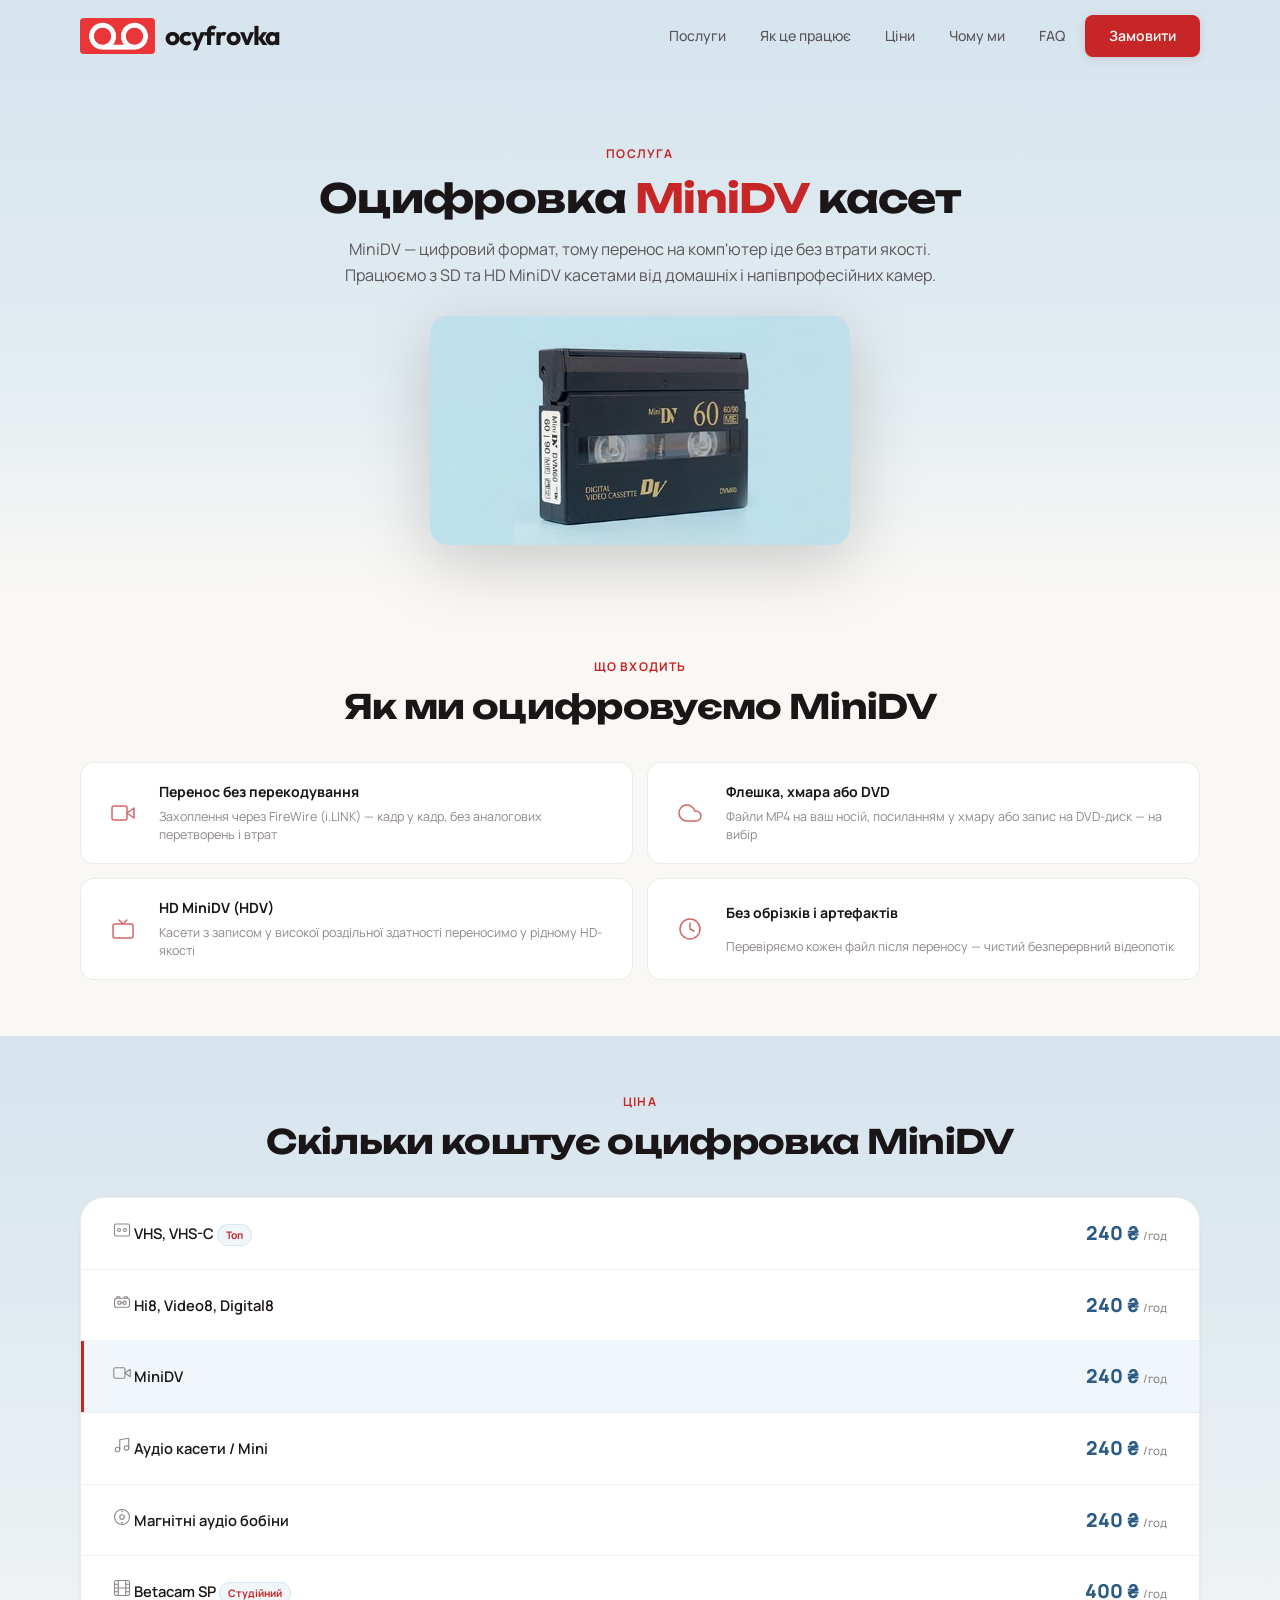
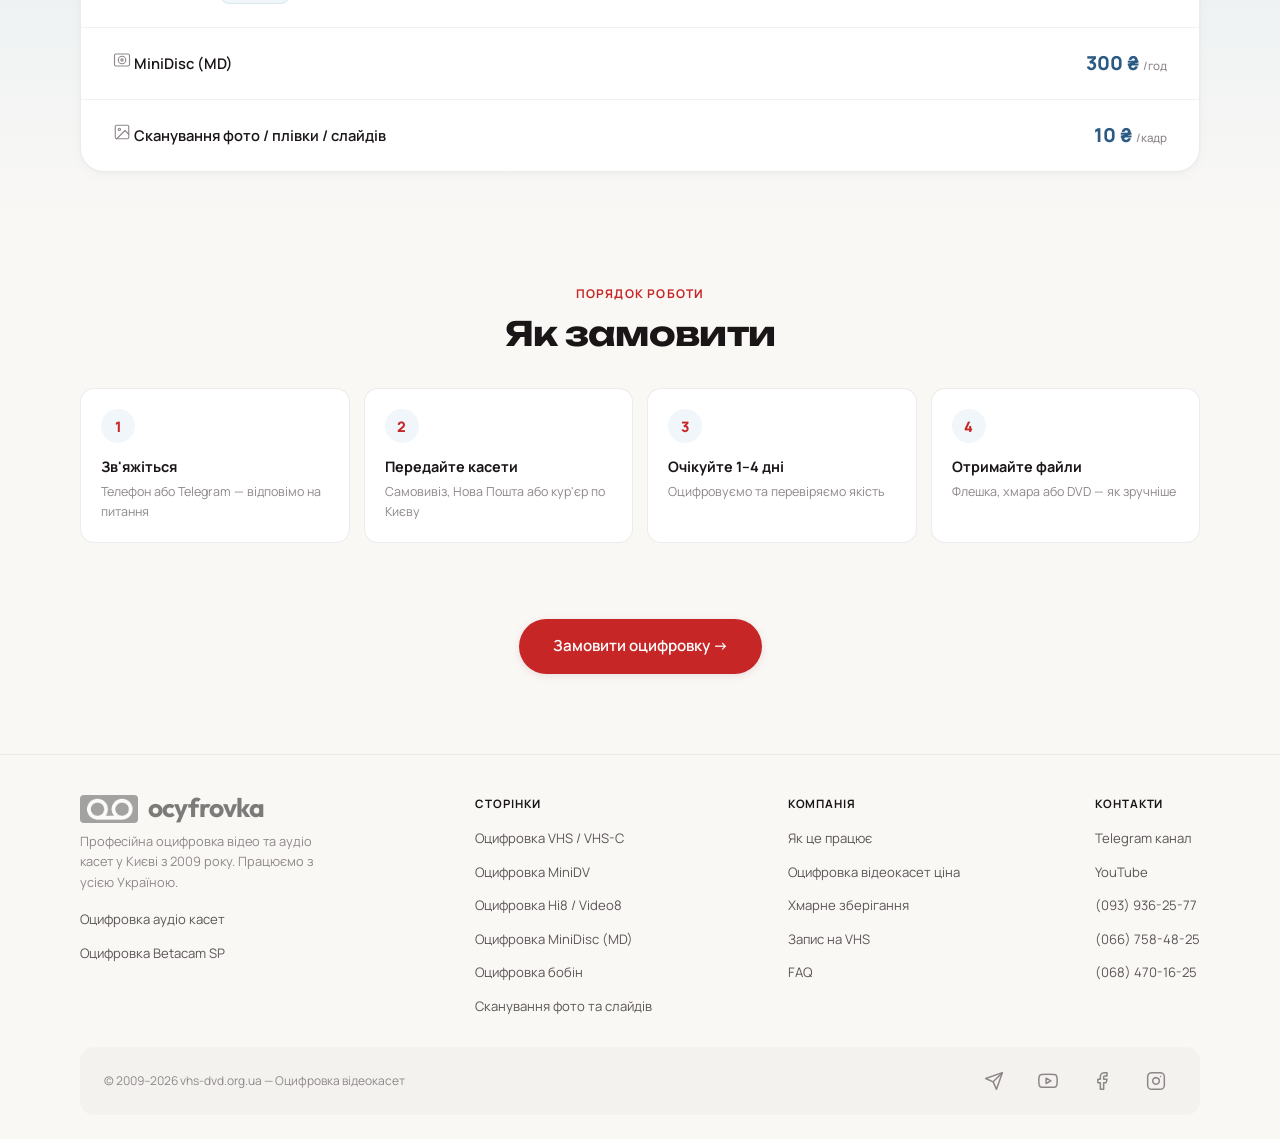
<file: ocyfrovka-minidv.html>
<!DOCTYPE html>
<html lang="uk">
<head>
  <meta charset="UTF-8">
  <meta name="viewport" content="width=device-width, initial-scale=1.0">
  <title>Оцифровка MiniDV та HD MiniDV касет у Києві — ціна | vhs-dvd.org.ua</title>
  <meta name="description" content="Оцифровка MiniDV та HD MiniDV відеокасет у Києві. Цифровий перенос без втрати якості, файли MP4 на флешку, хмару або DVD. Доставка по Україні.">
  <meta name="robots" content="index, follow, max-snippet:-1, max-image-preview:large">
  <meta name="theme-color" content="#FAF8F5">
  <link rel="icon" href="/favicon.ico" sizes="48x48">
  <link rel="icon" href="/favicon-32x32.png" sizes="32x32" type="image/png">
  <link rel="icon" href="/favicon-16x16.png" sizes="16x16" type="image/png">
  <link rel="apple-touch-icon" href="/apple-touch-icon.png">
  <link rel="manifest" href="/site.webmanifest">
  <link rel="canonical" href="https://vhs-dvd.org.ua/ocyfrovka-minidv.html">
  <meta property="og:type" content="website">
  <meta property="og:url" content="https://vhs-dvd.org.ua/ocyfrovka-minidv.html">
  <meta property="og:title" content="Оцифровка MiniDV та HD MiniDV касет у Києві">
  <meta property="og:description" content="Цифрове перенесення MiniDV без втрати якості. Файли MP4 на флешку, хмару або DVD.">
  <meta property="og:image" content="https://vhs-dvd.org.ua/images/og-image.jpg">
  <meta property="og:image:width" content="1200">
  <meta property="og:image:height" content="630">
  <meta property="og:locale" content="uk_UA">
  <meta property="og:site_name" content="VHS-DVD.ORG.UA">
  <meta name="twitter:card" content="summary_large_image">
  <meta name="twitter:title" content="Оцифровка MiniDV та HD MiniDV касет у Києві — ціна | vhs-dvd.org.ua">
  <meta name="twitter:description" content="Оцифровка MiniDV та HD MiniDV відеокасет у Києві. Цифровий перенос без втрати якості, файли MP4 на флешку, хмару або DVD. Доставка по Україні.">
  <meta name="twitter:image" content="https://vhs-dvd.org.ua/images/og-image.jpg">
  <script type="application/ld+json">
  {
    "@context": "https://schema.org",
    "@type": "Service",
    "name": "Оцифровка MiniDV касет",
    "serviceType": "Оцифровка відеокасет MiniDV, HD MiniDV",
    "provider": {
      "@type": "LocalBusiness",
      "name": "VHS-DVD.ORG.UA — Оцифровка відеокасет",
      "url": "https://vhs-dvd.org.ua",
      "address": { "@type": "PostalAddress", "addressLocality": "Київ", "addressCountry": "UA" }
    },
    "areaServed": "Україна",
  }
  </script>
  <link rel="preconnect" href="https://fonts.googleapis.com">
  <link rel="preconnect" href="https://fonts.gstatic.com" crossorigin>
  <link href="https://fonts.googleapis.com/css2?family=Manrope:wght@400;500;600;700;800&family=Outfit:wght@400;500;600;700;800&family=Unbounded:wght@400;500;600;700;800&display=swap" rel="stylesheet">
  <style>
    *, *::before, *::after { margin: 0; padding: 0; box-sizing: border-box; }

    :root {
      --bg: #FAF8F5;
      --bg-card: #FFFFFF;
      --text: #1A1517;
      --text-secondary: #5C5558;
      --text-muted: #8E878A;
      --accent: #c62626;
      --accent-hover: #7E3549;
      --pink-soft: #D6E8F0;
      --pink-bg: #F0F6FA;
      --border: rgba(26,21,23,0.06);
      --border-card: rgba(26,21,23,0.08);
      --radius-xl: 24px;
      --radius-md: 14px;
      --max-w: 1120px;
      --font: 'Manrope', -apple-system, sans-serif;
      --font-display: 'Unbounded', 'Manrope', sans-serif;
      --shadow-card: 0 1px 4px rgba(0,0,0,0.03), 0 4px 16px rgba(0,0,0,0.02);
      --shadow-hover: 0 2px 8px rgba(0,0,0,0.05), 0 8px 32px rgba(0,0,0,0.04);
    }

    html { scroll-behavior: smooth; }

    body {
      font-family: var(--font);
      background: var(--bg);
      color: var(--text);
      line-height: 1.6;
      overflow-x: hidden;
      -webkit-font-smoothing: antialiased;
    }

    .container { max-width: var(--max-w); margin: 0 auto; }

    /* Шапка: спільні стилі в includes/site.css */

    /* ===== HERO ===== */
    .hero {
      padding: 140px 24px 56px;
      background: linear-gradient(180deg, #D6E4EE 0%, #E2ECF1 60%, var(--bg) 100%);
      text-align: center;
    }
    .hero .section-eyebrow { display: inline-block; }
    .hero h1 {
      font-family: var(--font-display);
      font-size: clamp(1.6rem, 4vw, 2.5rem);
      font-weight: 700; line-height: 1.15; letter-spacing: -0.02em;
      margin-bottom: 16px;
    }
    .hero h1 .accent { color: var(--accent); }
    .hero p { max-width: 640px; margin: 0 auto; font-size: 1rem; color: var(--text-secondary); }
    .hero-img { max-width: 420px; width: 100%; margin: 28px auto 0; display: block; filter: drop-shadow(0 18px 34px rgba(0,0,0,0.18)); border-radius: 18px; animation: heroBreath 5.5s ease-in-out infinite; }
    @keyframes heroBreath { 0%, 100% { transform: scale(1); } 50% { transform: scale(1.05); } }
    @media (prefers-reduced-motion: reduce) { .hero-img { animation: none; } }

    /* ===== SECTIONS ===== */
    .section { padding: 56px 24px; }
    .section-header { margin-bottom: 36px; }
    .section-header.centered { text-align: center; }
    .section-eyebrow {
      font-size: 0.75rem; font-weight: 700; color: var(--accent);
      text-transform: uppercase; letter-spacing: 0.1em; margin-bottom: 12px;
    }
    .section-title {
      font-family: var(--font-display);
      font-size: clamp(1.5rem, 3.5vw, 2.1rem);
      font-weight: 700; line-height: 1.12; letter-spacing: -0.02em;
    }

    /* ===== PRICING CARD ===== */
    .pricing-section { background: linear-gradient(180deg, #D6E4EE 0%, #E2ECF1 40%, var(--bg) 100%); }
    .pricing-card {
      background: var(--bg-card); border: 1px solid var(--border-card);
      border-radius: var(--radius-xl); overflow: hidden;
      box-shadow: var(--shadow-card);
    }
    .pricing-row {
      display: grid; grid-template-columns: 1fr auto;
      padding: 20px 32px; align-items: center;
      border-bottom: 1px solid var(--border);
      transition: background 0.15s;
    }
    .pricing-row:last-child { border-bottom: none; }
    a.pricing-row { text-decoration: none; color: inherit; cursor: pointer; }
    .pricing-row.highlighted { background: var(--pink-bg); box-shadow: inset 3px 0 0 var(--accent); }
    .pricing-row:hover { background: var(--pink-bg); }
    .pricing-row .fmt { font-weight: 600; font-size: 0.92rem; }
    .pricing-row .pr { font-weight: 800; font-size: 1.2rem; color: #2B5B84; white-space: nowrap; }
    .pricing-row .pr small { font-weight: 500; font-size: 0.72rem; color: var(--text-muted); }
    .pricing-row .fmt .tag {
      font-size: 0.65rem; font-weight: 700; padding: 3px 8px;
      border-radius: 50px; background: var(--pink-bg);
      color: var(--accent); border: 1px solid var(--pink-soft);
    }

    /* ===== FEATURES ===== */
    .features-grid { display: grid; grid-template-columns: repeat(2, 1fr); gap: 14px; }
    .feature-item {
      background: var(--bg-card); border: 1px solid var(--border-card);
      border-radius: var(--radius-md); padding: 18px 20px;
      display: grid; grid-template-columns: auto 1fr; column-gap: 14px;
      align-items: center;
      transition: all 0.25s;
    }
    .feature-item:hover { box-shadow: var(--shadow-hover); }
    .feature-item .fi-icon {
      grid-row: 1 / span 2; width: 44px; height: 44px;
      display: flex; align-items: center; justify-content: center;
    }
    .fi-icon svg { opacity: 0.7; }
    .feature-item h4 { grid-column: 2; font-size: 0.88rem; font-weight: 700; margin-bottom: 4px; }
    .feature-item p { grid-column: 2; font-size: 0.78rem; color: var(--text-muted); line-height: 1.5; }

    /* ===== STEPS ===== */
    .steps-grid { display: grid; grid-template-columns: repeat(4, 1fr); gap: 14px; }
    .step {
      background: var(--bg-card); border: 1px solid var(--border-card);
      border-radius: var(--radius-md); padding: 20px;
      opacity: 0; transform: translateY(24px);
      transition: opacity 0.6s cubic-bezier(0.22, 1, 0.36, 1),
                  transform 0.6s cubic-bezier(0.22, 1, 0.36, 1),
                  box-shadow 0.25s, border-color 0.25s;
    }
    .step.visible { opacity: 1; transform: translateY(0); }
    .steps-grid .step:nth-child(1) { transition-delay: 0s, 0s, 0s, 0s; }
    .steps-grid .step:nth-child(2) { transition-delay: 0.1s, 0.1s, 0s, 0s; }
    .steps-grid .step:nth-child(3) { transition-delay: 0.2s, 0.2s, 0s, 0s; }
    .steps-grid .step:nth-child(4) { transition-delay: 0.3s, 0.3s, 0s, 0s; }
    .step:hover { box-shadow: var(--shadow-hover); transform: translateY(-3px); }

    .step-num {
      width: 34px; height: 34px; border-radius: 50%;
      background: var(--pink-bg); color: var(--accent);
      display: flex; align-items: center; justify-content: center;
      font-weight: 800; font-size: 0.9rem; margin-bottom: 12px;
      transition: background 0.25s, color 0.25s, transform 0.25s;
    }
    .step:hover .step-num { background: var(--accent); color: #fff; transform: scale(1.1); }
    .step h4 { font-size: 0.9rem; font-weight: 700; margin-bottom: 4px; }
    .step p { font-size: 0.78rem; color: var(--text-muted); }

    /* ===== CTA ===== */
    .cta-section { text-align: center; padding: 20px 24px 80px; }
    .btn-primary {
      background: var(--accent); color: #fff;
      padding: 15px 34px; border-radius: 50px;
      font-weight: 600; font-size: 0.95rem; border: none;
      text-decoration: none;
      display: inline-flex; align-items: center; gap: 8px;
      box-shadow: 0 2px 8px rgba(107,45,62,0.12);
      transition: all 0.2s;
    }
    .btn-primary:hover { box-shadow: 0 6px 24px rgba(107,45,62,0.2); transform: translateY(-2px); background: var(--accent-hover); }

    /* Підвал: спільні стилі в includes/site.css */

    /* ===== REVEAL ===== */
    .reveal { opacity: 0; transform: translateY(24px); transition: opacity 0.7s cubic-bezier(0.22, 1, 0.36, 1), transform 0.7s cubic-bezier(0.22, 1, 0.36, 1); }
    .reveal.visible { opacity: 1; transform: translateY(0); }

    /* ===== RESPONSIVE ===== */
    @media (max-width: 768px) {
      .pricing-row { padding: 16px 20px; }
      .features-grid { grid-template-columns: 1fr; }
      .steps-grid { grid-template-columns: 1fr 1fr; }
      .hero { padding: 120px 16px 40px; }
    }
    @media (max-width: 480px) {
      .steps-grid { grid-template-columns: 1fr; }
      .hero-img { max-width: 260px; }
    }
  </style>
  <link rel="stylesheet" href="includes/site.css">
<!-- Google tag (gtag.js) -->
<script async src="https://www.googletagmanager.com/gtag/js?id=G-S3W2X73FGC"></script>
<script>
  window.dataLayer = window.dataLayer || [];
  function gtag(){dataLayer.push(arguments);}
  gtag('js', new Date());

  gtag('config', 'G-S3W2X73FGC');
</script>
</head>
<body data-format="minidv">

  <!-- HEADER (спільна шапка: includes/header.html) -->
  <div data-include="header"></div>

  <!-- HERO -->
  <section class="hero">
    <div class="section-eyebrow">Послуга</div>
    <h1>Оцифровка <span class="accent">MiniDV</span> касет</h1>
    <p>MiniDV — цифровий формат, тому перенос на комп'ютер іде без втрати якості. Працюємо з SD та HD MiniDV касетами від домашніх і напівпрофесійних камер.</p>
    <img src="images/minidv.jpg" alt="Відеокасета MiniDV" class="hero-img" decoding="async">
  </section>

  <!-- ABOUT SERVICE -->
  <section class="section">
    <div class="container">
      <div class="section-header centered reveal">
        <div class="section-eyebrow">Що входить</div>
        <h2 class="section-title">Як ми оцифровуємо MiniDV</h2>
      </div>
      <div class="features-grid">
        <div class="feature-item reveal">
          <span class="fi-icon"><svg width="24" height="24" viewBox="0 0 24 24" fill="none" stroke="var(--accent)" stroke-width="1.5" stroke-linecap="round" stroke-linejoin="round"><path d="M23 7l-7 5 7 5V7z"/><rect x="1" y="5" width="15" height="14" rx="2"/></svg></span>
          <h4>Перенос без перекодування</h4>
          <p>Захоплення через FireWire (i.LINK) — кадр у кадр, без аналогових перетворень і втрат</p>
        </div>
        <div class="feature-item reveal">
          <span class="fi-icon"><svg width="24" height="24" viewBox="0 0 24 24" fill="none" stroke="var(--accent)" stroke-width="1.5" stroke-linecap="round" stroke-linejoin="round"><path d="M18 10h-1.26A8 8 0 1 0 9 20h9a5 5 0 0 0 0-10z"/></svg></span>
          <h4>Флешка, хмара або DVD</h4>
          <p>Файли MP4 на ваш носій, посиланням у хмару або запис на DVD-диск — на вибір</p>
        </div>
        <div class="feature-item reveal">
          <span class="fi-icon"><svg width="24" height="24" viewBox="0 0 24 24" fill="none" stroke="var(--accent)" stroke-width="1.5" stroke-linecap="round" stroke-linejoin="round"><rect x="2" y="7" width="20" height="14" rx="2"/><path d="M16 3l-4 4-4-4"/></svg></span>
          <h4>HD MiniDV (HDV)</h4>
          <p>Касети з записом у високої роздільної здатності переносимо у рідному HD-якості</p>
        </div>
        <div class="feature-item reveal">
          <span class="fi-icon"><svg width="24" height="24" viewBox="0 0 24 24" fill="none" stroke="var(--accent)" stroke-width="1.5" stroke-linecap="round" stroke-linejoin="round"><circle cx="12" cy="12" r="10"/><polyline points="12 6 12 12 16 14"/></svg></span>
          <h4>Без обрізків і артефактів</h4>
          <p>Перевіряємо кожен файл після переносу — чистий безперервний відеопотік</p>
        </div>
      </div>
    </div>
  </section>

  <!-- PRICING -->
  <section class="section pricing-section" id="pricing">
    <div class="container">
      <div class="section-header centered reveal">
        <div class="section-eyebrow">Ціна</div>
        <h2 class="section-title">Скільки коштує оцифровка MiniDV</h2>
      </div>
      <div class="pricing-card reveal" data-config="pricing">
        <!-- рядки цін рендеряться з config.json -->
      </div>
    </div>
  </section>

  <!-- STEPS -->
  <section class="section">
    <div class="container">
      <div class="section-header centered reveal">
        <div class="section-eyebrow">Порядок роботи</div>
        <h2 class="section-title">Як замовити</h2>
      </div>
      <div class="steps-grid">
        <div class="step reveal"><div class="step-num">1</div><h4>Зв'яжіться</h4><p>Телефон або Telegram — відповімо на питання</p></div>
        <div class="step reveal"><div class="step-num">2</div><h4>Передайте касети</h4><p>Самовивіз, Нова Пошта або кур'єр по Києву</p></div>
        <div class="step reveal"><div class="step-num">3</div><h4>Очікуйте 1–4 дні</h4><p>Оцифровуємо та перевіряємо якість</p></div>
        <div class="step reveal"><div class="step-num">4</div><h4>Отримайте файли</h4><p>Флешка, хмара або DVD — як зручніше</p></div>
      </div>
    </div>
  </section>

  <!-- CTA -->
  <section class="cta-section reveal">
    <a href="index.html#contact" class="btn-primary">Замовити оцифровку →</a>
  </section>

  <!-- FOOTER (спільний підвал: includes/footer.html) -->
  <div data-include="footer"></div>

  <script src="includes/site.js" defer></script>
</body>
</html>
</file>
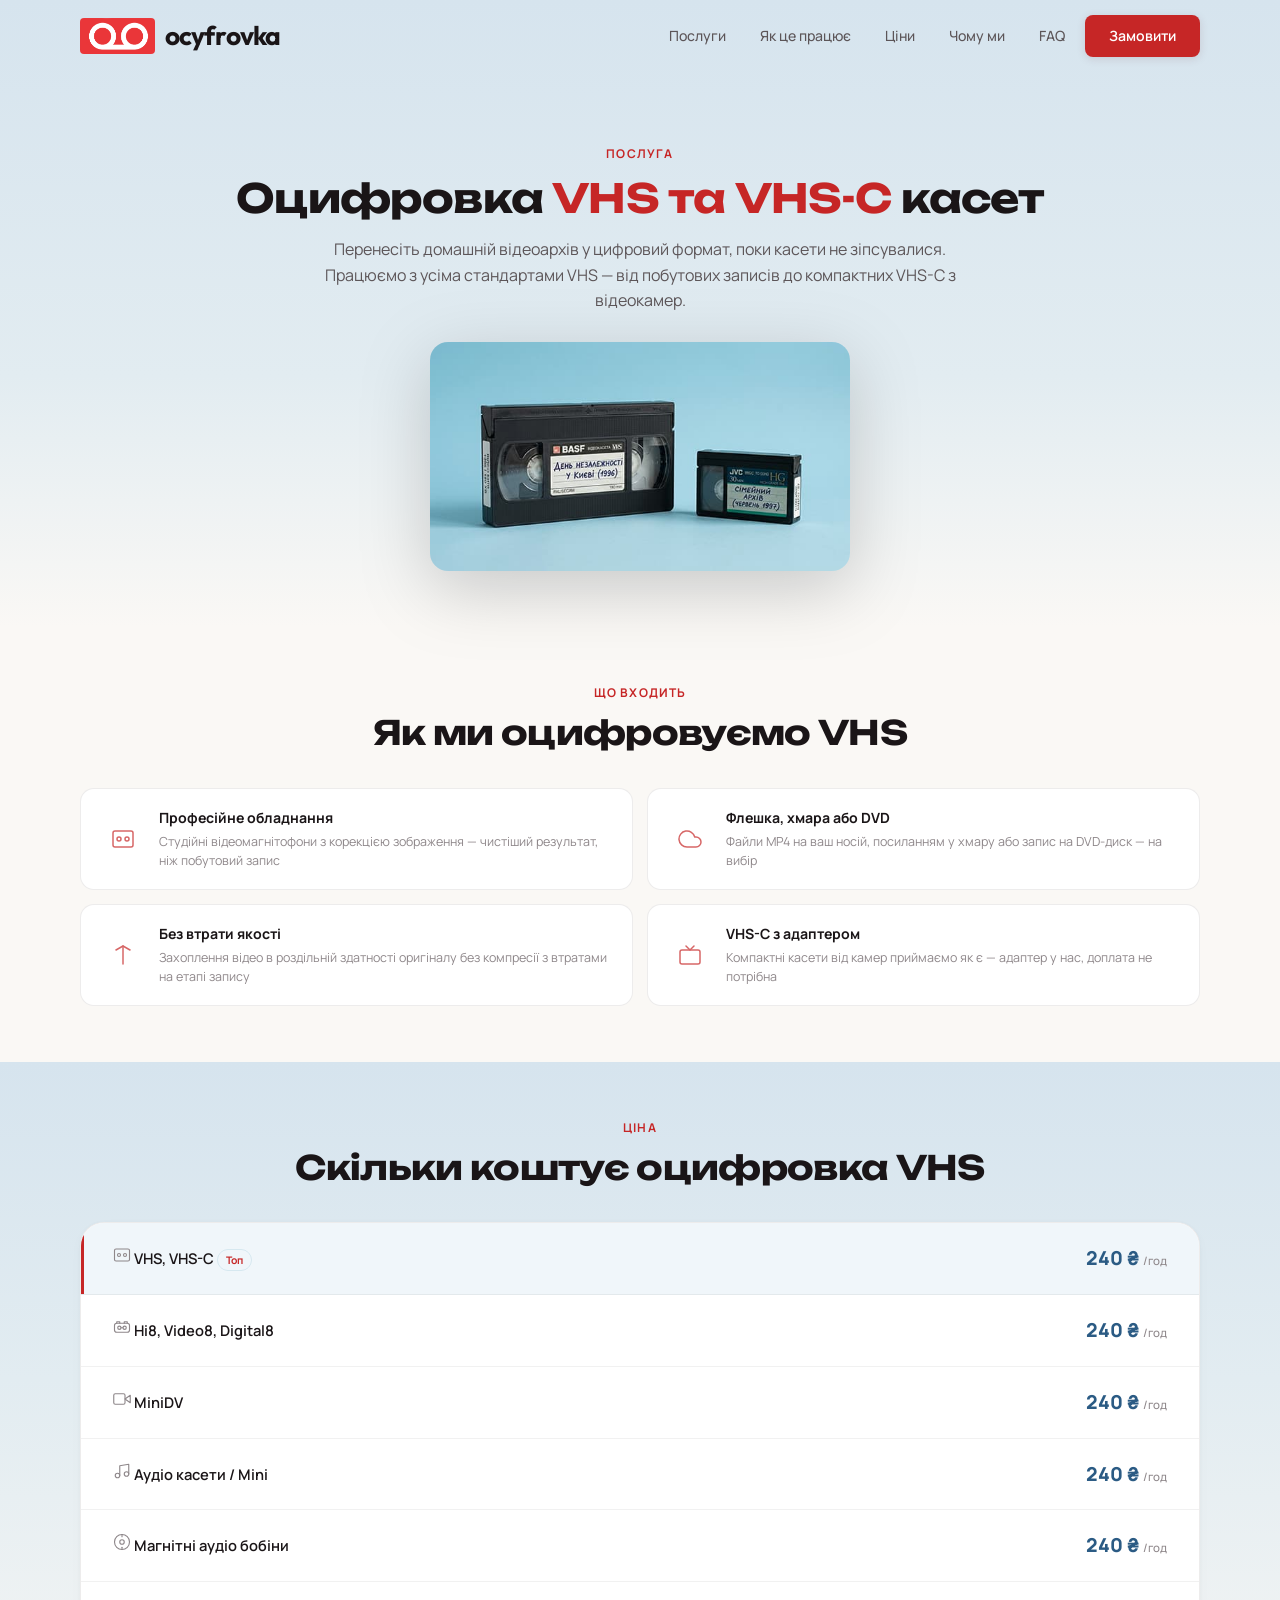
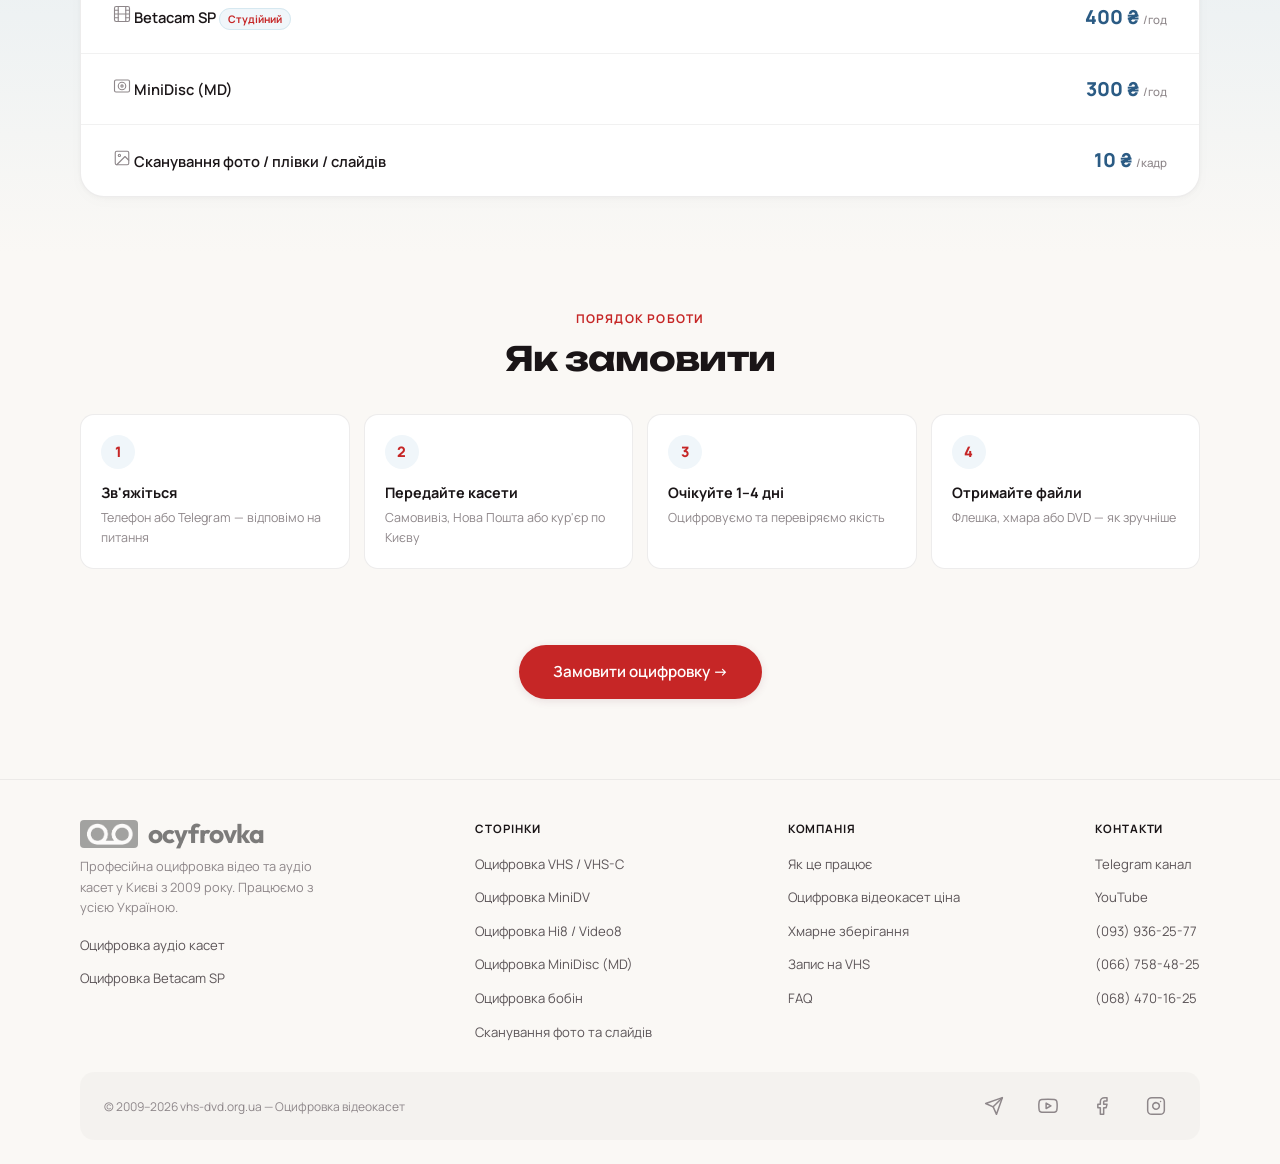
<file: ocyfrovka-vhs.html>
<!DOCTYPE html>
<html lang="uk">
<head>
  <meta charset="UTF-8">
  <meta name="viewport" content="width=device-width, initial-scale=1.0">
  <title>Оцифровка VHS та VHS-C касет у Києві — ціна, терміни | vhs-dvd.org.ua</title>
  <meta name="description" content="Професійна оцифровка відеокасет VHS та VHS-C у Києві з 2009 року. Перенесення на флешку чи хмару, запис на DVD. Доставка Новою Поштою по Україні.">
  <meta name="robots" content="index, follow, max-snippet:-1, max-image-preview:large">
  <meta name="theme-color" content="#FAF8F5">
  <link rel="icon" href="/favicon.ico" sizes="48x48">
  <link rel="icon" href="/favicon-32x32.png" sizes="32x32" type="image/png">
  <link rel="icon" href="/favicon-16x16.png" sizes="16x16" type="image/png">
  <link rel="apple-touch-icon" href="/apple-touch-icon.png">
  <link rel="manifest" href="/site.webmanifest">
  <link rel="canonical" href="https://vhs-dvd.org.ua/ocyfrovka-vhs.html">
  <meta property="og:type" content="website">
  <meta property="og:url" content="https://vhs-dvd.org.ua/ocyfrovka-vhs.html">
  <meta property="og:title" content="Оцифровка VHS та VHS-C касет у Києві">
  <meta property="og:description" content="Перенесіть домашній відеоархів у цифру. Оцифровка VHS та VHS-C у Києві. Запис на флешку, хмару або DVD.">
  <meta property="og:image" content="https://vhs-dvd.org.ua/images/og-image.jpg">
  <meta property="og:image:width" content="1200">
  <meta property="og:image:height" content="630">
  <meta property="og:locale" content="uk_UA">
  <meta property="og:site_name" content="VHS-DVD.ORG.UA">
  <meta name="twitter:card" content="summary_large_image">
  <meta name="twitter:title" content="Оцифровка VHS та VHS-C касет у Києві — ціна, терміни | vhs-dvd.org.ua">
  <meta name="twitter:description" content="Професійна оцифровка відеокасет VHS та VHS-C у Києві з 2009 року. Перенесення на флешку чи хмару, запис на DVD. Доставка Новою Поштою по Україні.">
  <meta name="twitter:image" content="https://vhs-dvd.org.ua/images/og-image.jpg">
  <script type="application/ld+json">
  {
    "@context": "https://schema.org",
    "@type": "Service",
    "name": "Оцифровка VHS та VHS-C касет",
    "serviceType": "Оцифровка відеокасет VHS, VHS-C",
    "provider": {
      "@type": "LocalBusiness",
      "name": "VHS-DVD.ORG.UA — Оцифровка відеокасет",
      "url": "https://vhs-dvd.org.ua",
      "address": { "@type": "PostalAddress", "addressLocality": "Київ", "addressCountry": "UA" }
    },
    "areaServed": "Україна",
  }
  </script>
  <link rel="preconnect" href="https://fonts.googleapis.com">
  <link rel="preconnect" href="https://fonts.gstatic.com" crossorigin>
  <link href="https://fonts.googleapis.com/css2?family=Manrope:wght@400;500;600;700;800&family=Outfit:wght@400;500;600;700;800&family=Unbounded:wght@400;500;600;700;800&display=swap" rel="stylesheet">
  <style>
    *, *::before, *::after { margin: 0; padding: 0; box-sizing: border-box; }

    :root {
      --bg: #FAF8F5;
      --bg-card: #FFFFFF;
      --text: #1A1517;
      --text-secondary: #5C5558;
      --text-muted: #8E878A;
      --accent: #c62626;
      --accent-hover: #7E3549;
      --pink-soft: #D6E8F0;
      --pink-bg: #F0F6FA;
      --border: rgba(26,21,23,0.06);
      --border-card: rgba(26,21,23,0.08);
      --radius-xl: 24px;
      --radius-md: 14px;
      --max-w: 1120px;
      --font: 'Manrope', -apple-system, sans-serif;
      --font-display: 'Unbounded', 'Manrope', sans-serif;
      --shadow-card: 0 1px 4px rgba(0,0,0,0.03), 0 4px 16px rgba(0,0,0,0.02);
      --shadow-hover: 0 2px 8px rgba(0,0,0,0.05), 0 8px 32px rgba(0,0,0,0.04);
    }

    html { scroll-behavior: smooth; }

    body {
      font-family: var(--font);
      background: var(--bg);
      color: var(--text);
      line-height: 1.6;
      overflow-x: hidden;
      -webkit-font-smoothing: antialiased;
    }

    .container { max-width: var(--max-w); margin: 0 auto; }

    /* Шапка: спільні стилі в includes/site.css */

    /* ===== HERO ===== */
    .hero {
      padding: 140px 24px 56px;
      background: linear-gradient(180deg, #D6E4EE 0%, #E2ECF1 60%, var(--bg) 100%);
      text-align: center;
    }
    .hero .section-eyebrow { display: inline-block; }
    .hero h1 {
      font-family: var(--font-display);
      font-size: clamp(1.6rem, 4vw, 2.5rem);
      font-weight: 700; line-height: 1.15; letter-spacing: -0.02em;
      margin-bottom: 16px;
    }
    .hero h1 .accent { color: var(--accent); }
    .hero p { max-width: 640px; margin: 0 auto; font-size: 1rem; color: var(--text-secondary); }
    .hero-img { max-width: 420px; width: 100%; margin: 28px auto 0; display: block; filter: drop-shadow(0 18px 34px rgba(0,0,0,0.18)); border-radius: 18px; animation: heroBreath 5.5s ease-in-out infinite; }
    @keyframes heroBreath { 0%, 100% { transform: scale(1); } 50% { transform: scale(1.05); } }
    @media (prefers-reduced-motion: reduce) { .hero-img { animation: none; } }

    /* ===== SECTIONS ===== */
    .section { padding: 56px 24px; }
    .section-header { margin-bottom: 36px; }
    .section-header.centered { text-align: center; }
    .section-eyebrow {
      font-size: 0.75rem; font-weight: 700; color: var(--accent);
      text-transform: uppercase; letter-spacing: 0.1em; margin-bottom: 12px;
    }
    .section-title {
      font-family: var(--font-display);
      font-size: clamp(1.5rem, 3.5vw, 2.1rem);
      font-weight: 700; line-height: 1.12; letter-spacing: -0.02em;
    }

    /* ===== PRICING CARD ===== */
    .pricing-section { background: linear-gradient(180deg, #D6E4EE 0%, #E2ECF1 40%, var(--bg) 100%); }
    .pricing-card {
      background: var(--bg-card); border: 1px solid var(--border-card);
      border-radius: var(--radius-xl); overflow: hidden;
      box-shadow: var(--shadow-card);
    }
    .pricing-row {
      display: grid; grid-template-columns: 1fr auto;
      padding: 20px 32px; align-items: center;
      border-bottom: 1px solid var(--border);
      transition: background 0.15s;
    }
    .pricing-row:last-child { border-bottom: none; }
    a.pricing-row { text-decoration: none; color: inherit; cursor: pointer; }
    .pricing-row.highlighted { background: var(--pink-bg); box-shadow: inset 3px 0 0 var(--accent); }
    .pricing-row:hover { background: var(--pink-bg); }
    .pricing-row .fmt { font-weight: 600; font-size: 0.92rem; }
    .pricing-row .pr { font-weight: 800; font-size: 1.2rem; color: #2B5B84; white-space: nowrap; }
    .pricing-row .pr small { font-weight: 500; font-size: 0.72rem; color: var(--text-muted); }
    .pricing-row .fmt .tag {
      font-size: 0.65rem; font-weight: 700; padding: 3px 8px;
      border-radius: 50px; background: var(--pink-bg);
      color: var(--accent); border: 1px solid var(--pink-soft);
    }

    /* ===== FEATURES ===== */
    .features-grid { display: grid; grid-template-columns: repeat(2, 1fr); gap: 14px; }
    .feature-item {
      background: var(--bg-card); border: 1px solid var(--border-card);
      border-radius: var(--radius-md); padding: 18px 20px;
      display: grid; grid-template-columns: auto 1fr; column-gap: 14px;
      align-items: center;
      transition: all 0.25s;
    }
    .feature-item:hover { box-shadow: var(--shadow-hover); }
    .feature-item .fi-icon {
      grid-row: 1 / span 2; width: 44px; height: 44px;
      display: flex; align-items: center; justify-content: center;
    }
    .fi-icon svg { opacity: 0.7; }
    .feature-item h4 { grid-column: 2; font-size: 0.88rem; font-weight: 700; margin-bottom: 4px; }
    .feature-item p { grid-column: 2; font-size: 0.78rem; color: var(--text-muted); line-height: 1.5; }

    /* ===== STEPS ===== */
    .steps-grid { display: grid; grid-template-columns: repeat(4, 1fr); gap: 14px; counter-reset: step; }
    .step {
      background: var(--bg-card); border: 1px solid var(--border-card);
      border-radius: var(--radius-md); padding: 20px;
      opacity: 0; transform: translateY(24px);
      transition: opacity 0.6s cubic-bezier(0.22, 1, 0.36, 1),
                  transform 0.6s cubic-bezier(0.22, 1, 0.36, 1),
                  box-shadow 0.25s, border-color 0.25s;
    }
    .step.visible { opacity: 1; transform: translateY(0); }
    .steps-grid .step:nth-child(1) { transition-delay: 0s, 0s, 0s, 0s; }
    .steps-grid .step:nth-child(2) { transition-delay: 0.1s, 0.1s, 0s, 0s; }
    .steps-grid .step:nth-child(3) { transition-delay: 0.2s, 0.2s, 0s, 0s; }
    .steps-grid .step:nth-child(4) { transition-delay: 0.3s, 0.3s, 0s, 0s; }
    .step:hover { box-shadow: var(--shadow-hover); transform: translateY(-3px); }

    .step-num {
      width: 34px; height: 34px; border-radius: 50%;
      background: var(--pink-bg); color: var(--accent);
      display: flex; align-items: center; justify-content: center;
      font-weight: 800; font-size: 0.9rem; margin-bottom: 12px;
      transition: background 0.25s, color 0.25s, transform 0.25s;
    }
    .step:hover .step-num { background: var(--accent); color: #fff; transform: scale(1.1); }
    .step h4 { font-size: 0.9rem; font-weight: 700; margin-bottom: 4px; }
    .step p { font-size: 0.78rem; color: var(--text-muted); }

    /* ===== CTA ===== */
    .cta-section { text-align: center; padding: 20px 24px 80px; }
    .btn-primary {
      background: var(--accent); color: #fff;
      padding: 15px 34px; border-radius: 50px;
      font-weight: 600; font-size: 0.95rem; border: none;
      text-decoration: none;
      display: inline-flex; align-items: center; gap: 8px;
      box-shadow: 0 2px 8px rgba(107,45,62,0.12);
      transition: all 0.2s;
    }
    .btn-primary:hover { box-shadow: 0 6px 24px rgba(107,45,62,0.2); transform: translateY(-2px); background: var(--accent-hover); }

    /* Підвал: спільні стилі в includes/site.css */

    /* ===== REVEAL ===== */
    .reveal { opacity: 0; transform: translateY(24px); transition: opacity 0.7s cubic-bezier(0.22, 1, 0.36, 1), transform 0.7s cubic-bezier(0.22, 1, 0.36, 1); }
    .reveal.visible { opacity: 1; transform: translateY(0); }

    /* ===== RESPONSIVE ===== */
    @media (max-width: 768px) {
      .pricing-row { padding: 16px 20px; }
      .features-grid { grid-template-columns: 1fr; }
      .steps-grid { grid-template-columns: 1fr 1fr; }
      .hero { padding: 120px 16px 40px; }
    }
    @media (max-width: 480px) {
      .steps-grid { grid-template-columns: 1fr; }
      .hero-img { max-width: 260px; }
    }
  </style>
  <link rel="stylesheet" href="includes/site.css">
<!-- Google tag (gtag.js) -->
<script async src="https://www.googletagmanager.com/gtag/js?id=G-S3W2X73FGC"></script>
<script>
  window.dataLayer = window.dataLayer || [];
  function gtag(){dataLayer.push(arguments);}
  gtag('js', new Date());

  gtag('config', 'G-S3W2X73FGC');
</script>
</head>
<body data-format="vhs">

  <!-- HEADER (спільна шапка: includes/header.html) -->
  <div data-include="header"></div>

  <!-- HERO -->
  <section class="hero">
    <div class="section-eyebrow">Послуга</div>
    <h1>Оцифровка <span class="accent">VHS та VHS-C</span> касет</h1>
    <p>Перенесіть домашній відеоархів у цифровий формат, поки касети не зіпсувалися. Працюємо з усіма стандартами VHS — від побутових записів до компактних VHS-C з відеокамер.</p>
    <img src="images/vhs.jpg" alt="Відеокасета VHS" class="hero-img" decoding="async">
  </section>

  <!-- ABOUT SERVICE -->
  <section class="section">
    <div class="container">
      <div class="section-header centered reveal">
        <div class="section-eyebrow">Що входить</div>
        <h2 class="section-title">Як ми оцифровуємо VHS</h2>
      </div>
      <div class="features-grid">
        <div class="feature-item reveal">
          <span class="fi-icon"><svg width="24" height="24" viewBox="0 0 24 24" fill="none" stroke="var(--accent)" stroke-width="1.5" stroke-linecap="round" stroke-linejoin="round"><rect x="2" y="4" width="20" height="16" rx="2"/><circle cx="8" cy="12" r="2"/><circle cx="16" cy="12" r="2"/></svg></span>
          <h4>Професійне обладнання</h4>
          <p>Студійні відеомагнітофони з корекцією зображення — чистіший результат, ніж побутовий запис</p>
        </div>
        <div class="feature-item reveal">
          <span class="fi-icon"><svg width="24" height="24" viewBox="0 0 24 24" fill="none" stroke="var(--accent)" stroke-width="1.5" stroke-linecap="round" stroke-linejoin="round"><path d="M18 10h-1.26A8 8 0 1 0 9 20h9a5 5 0 0 0 0-10z"/></svg></span>
          <h4>Флешка, хмара або DVD</h4>
          <p>Файли MP4 на ваш носій, посиланням у хмару або запис на DVD-диск — на вибір</p>
        </div>
        <div class="feature-item reveal">
          <span class="fi-icon"><svg width="24" height="24" viewBox="0 0 24 24" fill="none" stroke="var(--accent)" stroke-width="1.5" stroke-linecap="round" stroke-linejoin="round"><path d="M12 3v18"/><path d="M5 7l7-4 7 4"/></svg></span>
          <h4>Без втрати якості</h4>
          <p>Захоплення відео в роздільній здатності оригіналу без компресії з втратами на етапі запису</p>
        </div>
        <div class="feature-item reveal">
          <span class="fi-icon"><svg width="24" height="24" viewBox="0 0 24 24" fill="none" stroke="var(--accent)" stroke-width="1.5" stroke-linecap="round" stroke-linejoin="round"><rect x="2" y="7" width="20" height="14" rx="2"/><path d="M16 3l-4 4-4-4"/></svg></span>
          <h4>VHS-C з адаптером</h4>
          <p>Компактні касети від камер приймаємо як є — адаптер у нас, доплата не потрібна</p>
        </div>
      </div>
    </div>
  </section>

  <!-- PRICING -->
  <section class="section pricing-section" id="pricing">
    <div class="container">
      <div class="section-header centered reveal">
        <div class="section-eyebrow">Ціна</div>
        <h2 class="section-title">Скільки коштує оцифровка VHS</h2>
      </div>
      <div class="pricing-card reveal" data-config="pricing">
        <!-- рядки цін рендеряться з config.json -->
      </div>
    </div>
  </section>

  <!-- STEPS -->
  <section class="section">
    <div class="container">
      <div class="section-header centered reveal">
        <div class="section-eyebrow">Порядок роботи</div>
        <h2 class="section-title">Як замовити</h2>
      </div>
      <div class="steps-grid">
        <div class="step reveal"><div class="step-num">1</div><h4>Зв'яжіться</h4><p>Телефон або Telegram — відповімо на питання</p></div>
        <div class="step reveal"><div class="step-num">2</div><h4>Передайте касети</h4><p>Самовивіз, Нова Пошта або кур'єр по Києву</p></div>
        <div class="step reveal"><div class="step-num">3</div><h4>Очікуйте 1–4 дні</h4><p>Оцифровуємо та перевіряємо якість</p></div>
        <div class="step reveal"><div class="step-num">4</div><h4>Отримайте файли</h4><p>Флешка, хмара або DVD — як зручніше</p></div>
      </div>
    </div>
  </section>

  <!-- CTA -->
  <section class="cta-section reveal">
    <a href="index.html#contact" class="btn-primary">Замовити оцифровку →</a>
  </section>

  <!-- FOOTER (спільний підвал: includes/footer.html) -->
  <div data-include="footer"></div>

  <script src="includes/site.js" defer></script>
</body>
</html>
</file>
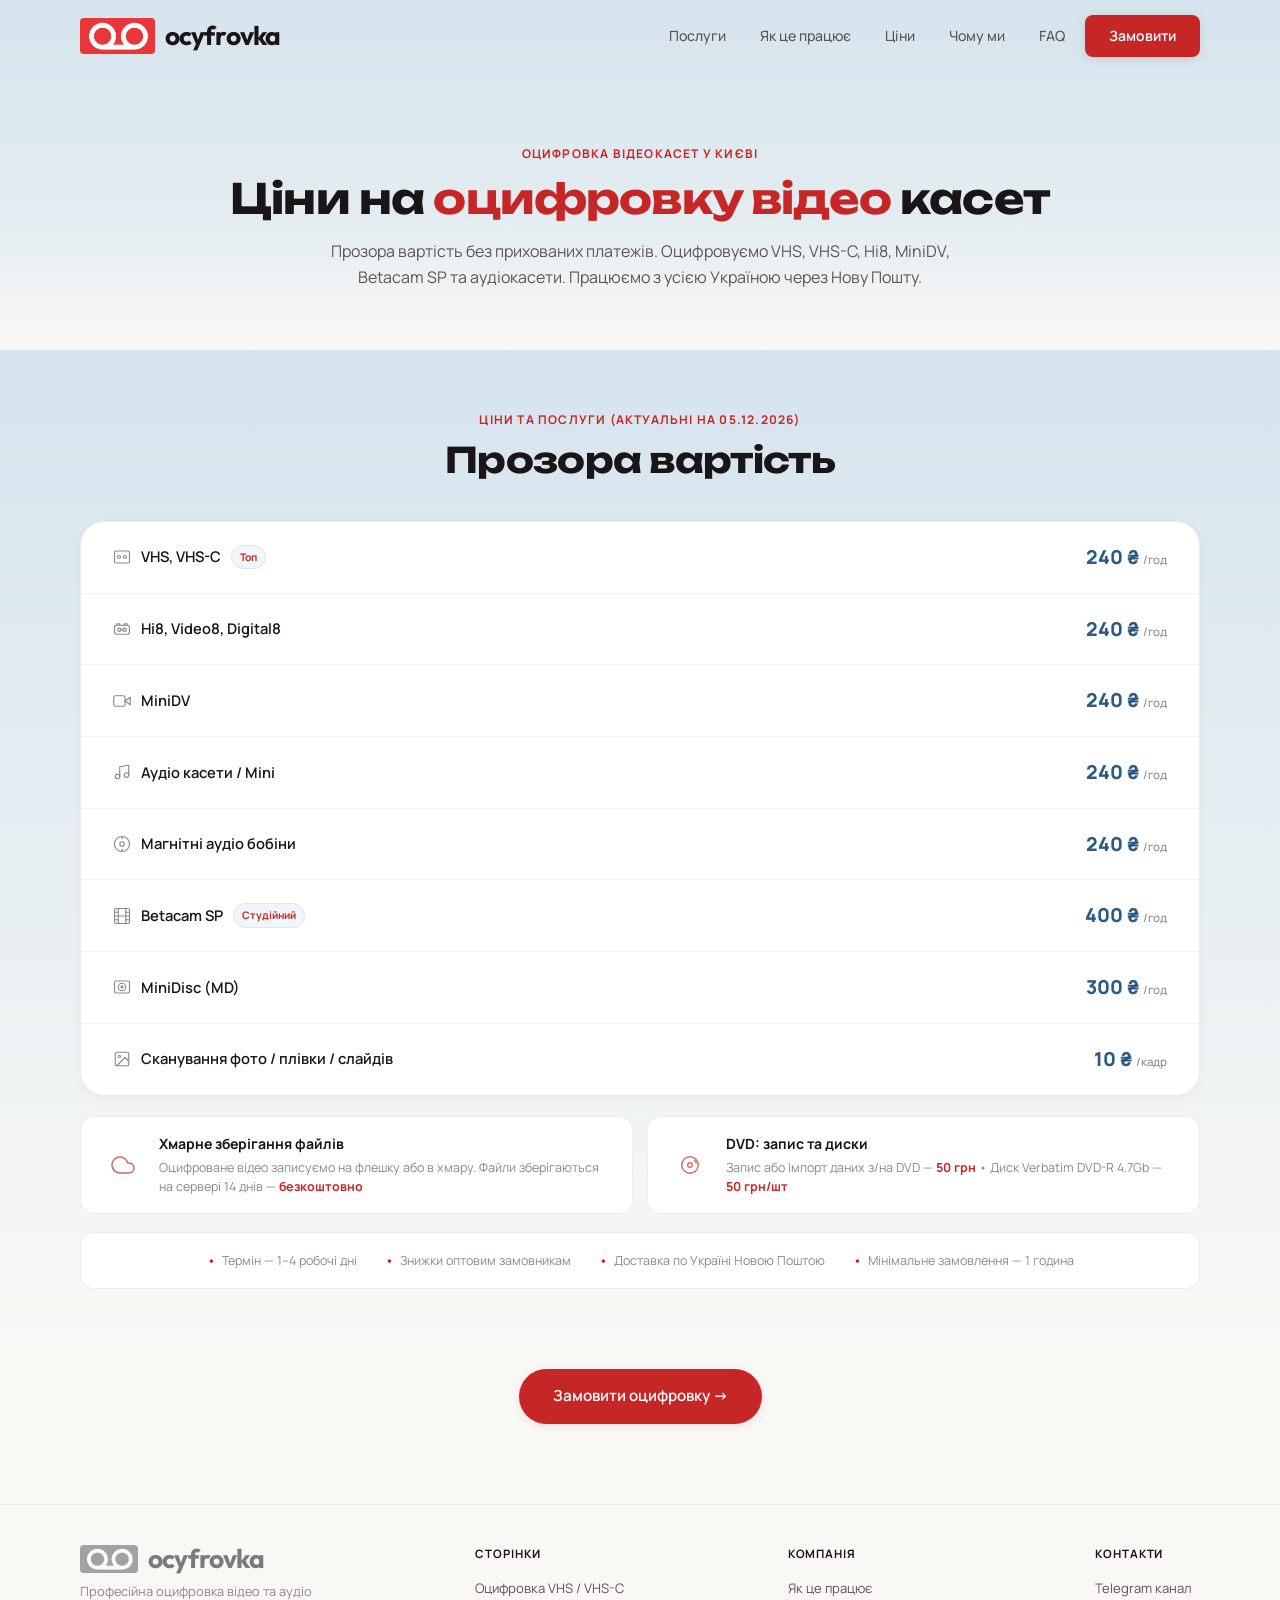
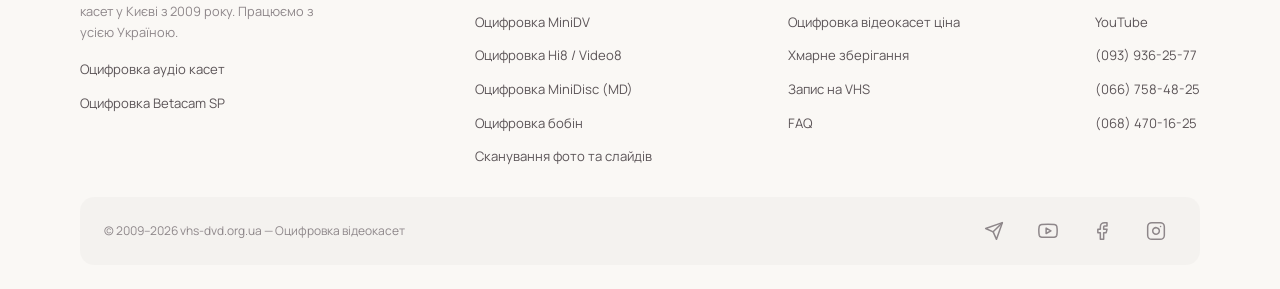
<file: ocyfrovka-video-kyiv.html>
<!DOCTYPE html>
<html lang="uk">
<head>
  <meta charset="UTF-8">
  <meta name="viewport" content="width=device-width, initial-scale=1.0">
  <title>Ціни на оцифровку відеокасет у Києві — VHS, MiniDV, Hi8 | vhs-dvd.org.ua</title>
  <meta name="description" content="Ціни на оцифровку відеокасет VHS, VHS-C, Hi8, MiniDV, Betacam SP у Києві. Актуальна вартість на сайті. Доставка по всій Україні.">
  <meta name="robots" content="index, follow, max-snippet:-1, max-image-preview:large">
  <meta name="theme-color" content="#FAF8F5">
  <link rel="icon" href="/favicon.ico" sizes="48x48">
  <link rel="icon" href="/favicon-32x32.png" sizes="32x32" type="image/png">
  <link rel="icon" href="/favicon-16x16.png" sizes="16x16" type="image/png">
  <link rel="apple-touch-icon" href="/apple-touch-icon.png">
  <link rel="manifest" href="/site.webmanifest">
  <link rel="canonical" href="https://vhs-dvd.org.ua/ocyfrovka-video-kyiv.html">
  <!-- Open Graph -->
  <meta property="og:type" content="website">
  <meta property="og:url" content="https://vhs-dvd.org.ua/ocyfrovka-video-kyiv.html">
  <meta property="og:title" content="Ціни на оцифровку відеокасет у Києві — VHS, MiniDV, Hi8">
  <meta property="og:description" content="Професійна оцифровка відеокасет VHS, VHS-C, Hi8, MiniDV, Betacam SP у Києві. Працюємо з усією Україною.">
  <meta property="og:image" content="https://vhs-dvd.org.ua/images/og-image.jpg">
  <meta property="og:image:width" content="1200">
  <meta property="og:image:height" content="630">
  <meta property="og:locale" content="uk_UA">
  <meta property="og:site_name" content="VHS-DVD.ORG.UA">
  <meta name="twitter:card" content="summary_large_image">
  <meta name="twitter:title" content="Ціни на оцифровку відеокасет у Києві — VHS, MiniDV, Hi8 | vhs-dvd.org.ua">
  <meta name="twitter:description" content="Ціни на оцифровку відеокасет VHS, VHS-C, Hi8, MiniDV, Betacam SP у Києві. Актуальна вартість на сайті. Доставка по всій Україні.">
  <meta name="twitter:image" content="https://vhs-dvd.org.ua/images/og-image.jpg">
  <!-- Structured Data: Service + Prices -->
  <script type="application/ld+json">
  {
    "@context": "https://schema.org",
    "@type": "Service",
    "name": "Оцифровка відеокасет",
    "serviceType": "Оцифровка відео та аудіо касет",
    "provider": {
      "@type": "LocalBusiness",
      "name": "VHS-DVD.ORG.UA — Оцифровка відеокасет",
      "url": "https://vhs-dvd.org.ua",
      "telephone": "+380939362500",
      "address": {
        "@type": "PostalAddress",
        "addressLocality": "Київ",
        "addressCountry": "UA"
      },
      "areaServed": {
        "@type": "Country",
        "name": "Україна"
      }
    },
    "areaServed": "Україна",
  }
  </script>
  <!-- Structured Data: BreadcrumbList -->
  <script type="application/ld+json">
  {
    "@context": "https://schema.org",
    "@type": "BreadcrumbList",
    "itemListElement": [
      { "@type": "ListItem", "position": 1, "name": "Головна", "item": "https://vhs-dvd.org.ua/" },
      { "@type": "ListItem", "position": 2, "name": "Ціни на оцифровку", "item": "https://vhs-dvd.org.ua/ocyfrovka-video-kyiv.html" }
    ]
  }
  </script>
  <link rel="preconnect" href="https://fonts.googleapis.com">
  <link rel="preconnect" href="https://fonts.gstatic.com" crossorigin>
  <link href="https://fonts.googleapis.com/css2?family=Manrope:wght@400;500;600;700;800&family=Outfit:wght@400;500;600;700;800&family=Unbounded:wght@400;500;600;700;800&display=swap" rel="stylesheet">
  <style>
    *, *::before, *::after { margin: 0; padding: 0; box-sizing: border-box; }

    :root {
      --bg: #FAF8F5;
      --bg-card: #FFFFFF;
      --text: #1A1517;
      --text-secondary: #5C5558;
      --text-muted: #8E878A;
      --accent: #c62626;
      --accent-hover: #7E3549;
      --pink-soft: #D6E8F0;
      --pink-bg: #F0F6FA;
      --border: rgba(26,21,23,0.06);
      --border-card: rgba(26,21,23,0.08);
      --radius-xl: 24px;
      --radius-md: 14px;
      --max-w: 1120px;
      --font: 'Manrope', -apple-system, sans-serif;
      --font-display: 'Unbounded', 'Manrope', sans-serif;
      --shadow-card: 0 1px 4px rgba(0,0,0,0.03), 0 4px 16px rgba(0,0,0,0.02);
      --shadow-hover: 0 2px 8px rgba(0,0,0,0.05), 0 8px 32px rgba(0,0,0,0.04);
    }

    html { scroll-behavior: smooth; }

    body {
      font-family: var(--font);
      background: var(--bg);
      color: var(--text);
      line-height: 1.6;
      overflow-x: hidden;
      -webkit-font-smoothing: antialiased;
    }

    .container { max-width: var(--max-w); margin: 0 auto; }

    /* Шапка: спільні стилі в includes/site.css */

    /* ===== HERO ===== */
    .hero {
      padding: 140px 24px 60px;
      background: linear-gradient(180deg, #D6E4EE 0%, #E2ECF1 60%, var(--bg) 100%);
      text-align: center;
    }
    .hero .section-eyebrow { display: inline-block; }
    .hero h1 {
      font-family: var(--font-display);
      font-size: clamp(1.7rem, 4vw, 2.6rem);
      font-weight: 700; line-height: 1.15; letter-spacing: -0.02em;
      margin-bottom: 16px;
    }
    .hero h1 .accent { color: var(--accent); }
    .hero p {
      max-width: 640px; margin: 0 auto;
      font-size: 1rem; color: var(--text-secondary);
    }

    /* ===== SECTIONS ===== */
    .section { padding: 60px 24px; }
    .section-header { margin-bottom: 40px; }
    .section-header.centered { text-align: center; }
    .section-eyebrow {
      font-size: 0.75rem; font-weight: 700; color: var(--accent);
      text-transform: uppercase; letter-spacing: 0.1em; margin-bottom: 12px;
    }
    .section-title {
      font-family: var(--font-display);
      font-size: clamp(1.6rem, 3.5vw, 2.2rem);
      font-weight: 700; line-height: 1.12; letter-spacing: -0.02em;
    }

    /* ===== PRICING (same as index.html) ===== */
    .pricing-section { background: linear-gradient(180deg, #D6E4EE 0%, #E2ECF1 40%, var(--bg) 100%); }
    .pricing-card {
      background: var(--bg-card); border: 1px solid var(--border-card);
      border-radius: var(--radius-xl); overflow: hidden;
      box-shadow: var(--shadow-card);
    }
    .pricing-row {
      display: grid; grid-template-columns: 1fr auto;
      padding: 20px 32px; align-items: center;
      border-bottom: 1px solid var(--border);
      transition: background 0.15s;
    }
    .pricing-row:last-child { border-bottom: none; }
    a.pricing-row { text-decoration: none; color: inherit; cursor: pointer; }
    .pricing-row:hover { background: var(--pink-bg); }
    .pricing-row .fmt {
      font-weight: 600; font-size: 0.92rem;
      display: flex; align-items: center; gap: 10px;
    }
    .pricing-row .fmt svg { flex-shrink: 0; }
    .pricing-row .pr {
      font-weight: 800; font-size: 1.2rem; color: #2B5B84;
      white-space: nowrap;
    }
    .pricing-row .pr small {
      font-weight: 500; font-size: 0.72rem; color: var(--text-muted);
    }
    .tag {
      font-size: 0.65rem; font-weight: 700; padding: 3px 8px;
      border-radius: 50px; background: var(--pink-bg);
      color: var(--accent); border: 1px solid var(--pink-soft);
    }
    .pricing-extras {
      margin-top: 20px;
      display: grid; grid-template-columns: repeat(2, 1fr); gap: 14px;
    }
    .extra-item {
      background: var(--bg-card); border: 1px solid var(--border-card);
      border-radius: var(--radius-md); padding: 16px 20px;
      display: grid; grid-template-columns: auto 1fr; column-gap: 14px;
      align-items: center;
      transition: all 0.25s;
    }
    .extra-item .ei-icon {
      grid-row: 1 / span 2;
      font-size: 1.3rem; flex-shrink: 0; display: flex;
      align-items: center; justify-content: center;
      width: 44px; height: 44px;
    }
    .ei-icon svg { opacity: 0.7; }
    .extra-item h4 { grid-column: 2; font-size: 0.88rem; font-weight: 700; margin-bottom: 4px; }
    .extra-item p { grid-column: 2; font-size: 0.78rem; color: var(--text-muted); line-height: 1.5; }
    .extra-item:hover { box-shadow: var(--shadow-hover); }
    .extra-item .ei-price { color: var(--accent); font-weight: 700; }
    .pricing-note {
      margin-top: 18px; padding: 18px 24px;
      background: var(--bg-card); border: 1px solid var(--border-card);
      border-radius: var(--radius-md);
      display: flex; flex-wrap: wrap; justify-content: center; gap: 8px 28px;
    }
    .pricing-note span {
      font-size: 0.78rem; color: var(--text-muted);
      display: flex; align-items: center; gap: 6px;
    }
    .pricing-note span::before { content: '•'; color: var(--accent); font-weight: 700; }

    /* ===== CTA ===== */
    .cta-section { text-align: center; padding: 20px 24px 80px; }
    .btn-primary {
      background: var(--accent); color: #fff;
      padding: 15px 34px; border-radius: 50px;
      font-weight: 600; font-size: 0.95rem; border: none;
      text-decoration: none;
      display: inline-flex; align-items: center; gap: 8px;
      box-shadow: 0 2px 8px rgba(107,45,62,0.12);
      transition: all 0.2s;
    }
    .btn-primary:hover {
      box-shadow: 0 6px 24px rgba(107,45,62,0.2);
      transform: translateY(-2px);
      background: var(--accent-hover);
    }

    /* Підвал: спільні стилі в includes/site.css */

    /* ===== REVEAL ANIMATION ===== */
    .reveal {
      opacity: 0; transform: translateY(24px);
      transition: opacity 0.7s cubic-bezier(0.22, 1, 0.36, 1),
                  transform 0.7s cubic-bezier(0.22, 1, 0.36, 1);
    }
    .reveal.visible { opacity: 1; transform: translateY(0); }
    .pricing-extras .reveal:nth-child(1) { transition-delay: 0s; }
    .pricing-extras .reveal:nth-child(2) { transition-delay: 0.06s; }

    /* ===== RESPONSIVE ===== */
    @media (max-width: 768px) {
      .pricing-row { padding: 16px 20px; }
      .pricing-row .fmt { font-size: 0.85rem; }
      .pricing-row .pr { font-size: 1.05rem; }
      .hero { padding: 120px 16px 40px; }
    }

    @media (max-width: 480px) {
      .logo-text { font-size: 1.05rem; }
      .logo-img { height: 28px; }
      .pricing-note { flex-direction: column; align-items: flex-start; gap: 6px; }
      .pricing-extras { grid-template-columns: 1fr; }
    }
  </style>
  <link rel="stylesheet" href="includes/site.css">
<!-- Google tag (gtag.js) -->
<script async src="https://www.googletagmanager.com/gtag/js?id=G-S3W2X73FGC"></script>
<script>
  window.dataLayer = window.dataLayer || [];
  function gtag(){dataLayer.push(arguments);}
  gtag('js', new Date());

  gtag('config', 'G-S3W2X73FGC');
</script>
</head>
<body>

  <!-- HEADER (спільна шапка: includes/header.html) -->
  <div data-include="header"></div>

  <!-- HERO -->
  <section class="hero">
    <div class="section-eyebrow">Оцифровка відеокасет у Києві</div>
    <h1>Ціни на <span class="accent">оцифровку відео</span> касет</h1>
    <p>Прозора вартість без прихованих платежів. Оцифровуємо VHS, VHS-C, Hi8, MiniDV, Betacam SP та аудіокасети. Працюємо з усією Україною через Нову Пошту.</p>
  </section>

  <!-- PRICING (дані з config.json) -->
  <section class="section pricing-section" id="pricing">
    <div class="container">
      <div class="section-header centered reveal">
        <div class="section-eyebrow">Ціни та послуги <span id="pricingDate"></span></div>
        <h2 class="section-title">Прозора вартість</h2>
      </div>
      <div class="pricing-card reveal" data-config="pricing">
        <!-- рядки цін рендеряться з config.json -->
      </div>
      <div class="pricing-extras">
        <div class="extra-item reveal">
          <span class="ei-icon"><svg width="24" height="24" viewBox="0 0 24 24" fill="none" stroke="var(--accent)" stroke-width="1.5" stroke-linecap="round" stroke-linejoin="round"><path d="M18 10h-1.26A8 8 0 1 0 9 20h9a5 5 0 0 0 0-10z"/></svg></span>
          <h4>Хмарне зберігання файлів</h4>
          <p>Оцифроване відео записуємо на флешку або в хмару. Файли зберігаються на сервері 14 днів — <span class="ei-price">безкоштовно</span></p>
        </div>
        <div class="extra-item reveal">
          <span class="ei-icon"><svg width="22" height="22" viewBox="0 0 24 24" fill="none" stroke="var(--accent)" stroke-width="1.5" stroke-linecap="round" stroke-linejoin="round"><circle cx="12" cy="12" r="9"/><circle cx="12" cy="12" r="2.5"/><path d="M17 7a6.5 6.5 0 0 1 1.8 3"/></svg></span>
          <h4>DVD: запис та диски</h4>
          <p>Запис або імпорт даних з/на DVD — <span class="ei-price">50 грн</span> • Диск Verbatim DVD-R 4.7Gb — <span class="ei-price">50 грн/шт</span></p>
        </div>
      </div>
      <div class="pricing-note reveal">
        <span>Термін — 1–4 робочі дні</span>
        <span>Знижки оптовим замовникам</span>
        <span>Доставка по Україні Новою Поштою</span>
        <span>Мінімальне замовлення — 1 година</span>
      </div>
    </div>
  </section>

  <!-- CTA -->
  <section class="cta-section reveal">
    <a href="index.html#contact" class="btn-primary">Замовити оцифровку →</a>
  </section>

  <!-- FOOTER (спільний підвал: includes/footer.html) -->
  <div data-include="footer"></div>

  <script>
    // Плавний скрол для якорів, що ведуть на головну сторінку
    document.querySelectorAll('a[href^="index.html#"]').forEach(function(a) {
      a.addEventListener('click', function(e) {
        e.preventDefault();
        var hash = a.getAttribute('href').split('#')[1];
        var t = document.createElement('a');
        t.href = 'index.html#' + hash;
        window.location.href = t.href;
      });
    });
  </script>
  <script src="includes/site.js" defer></script>
</body>
</html>
</file>
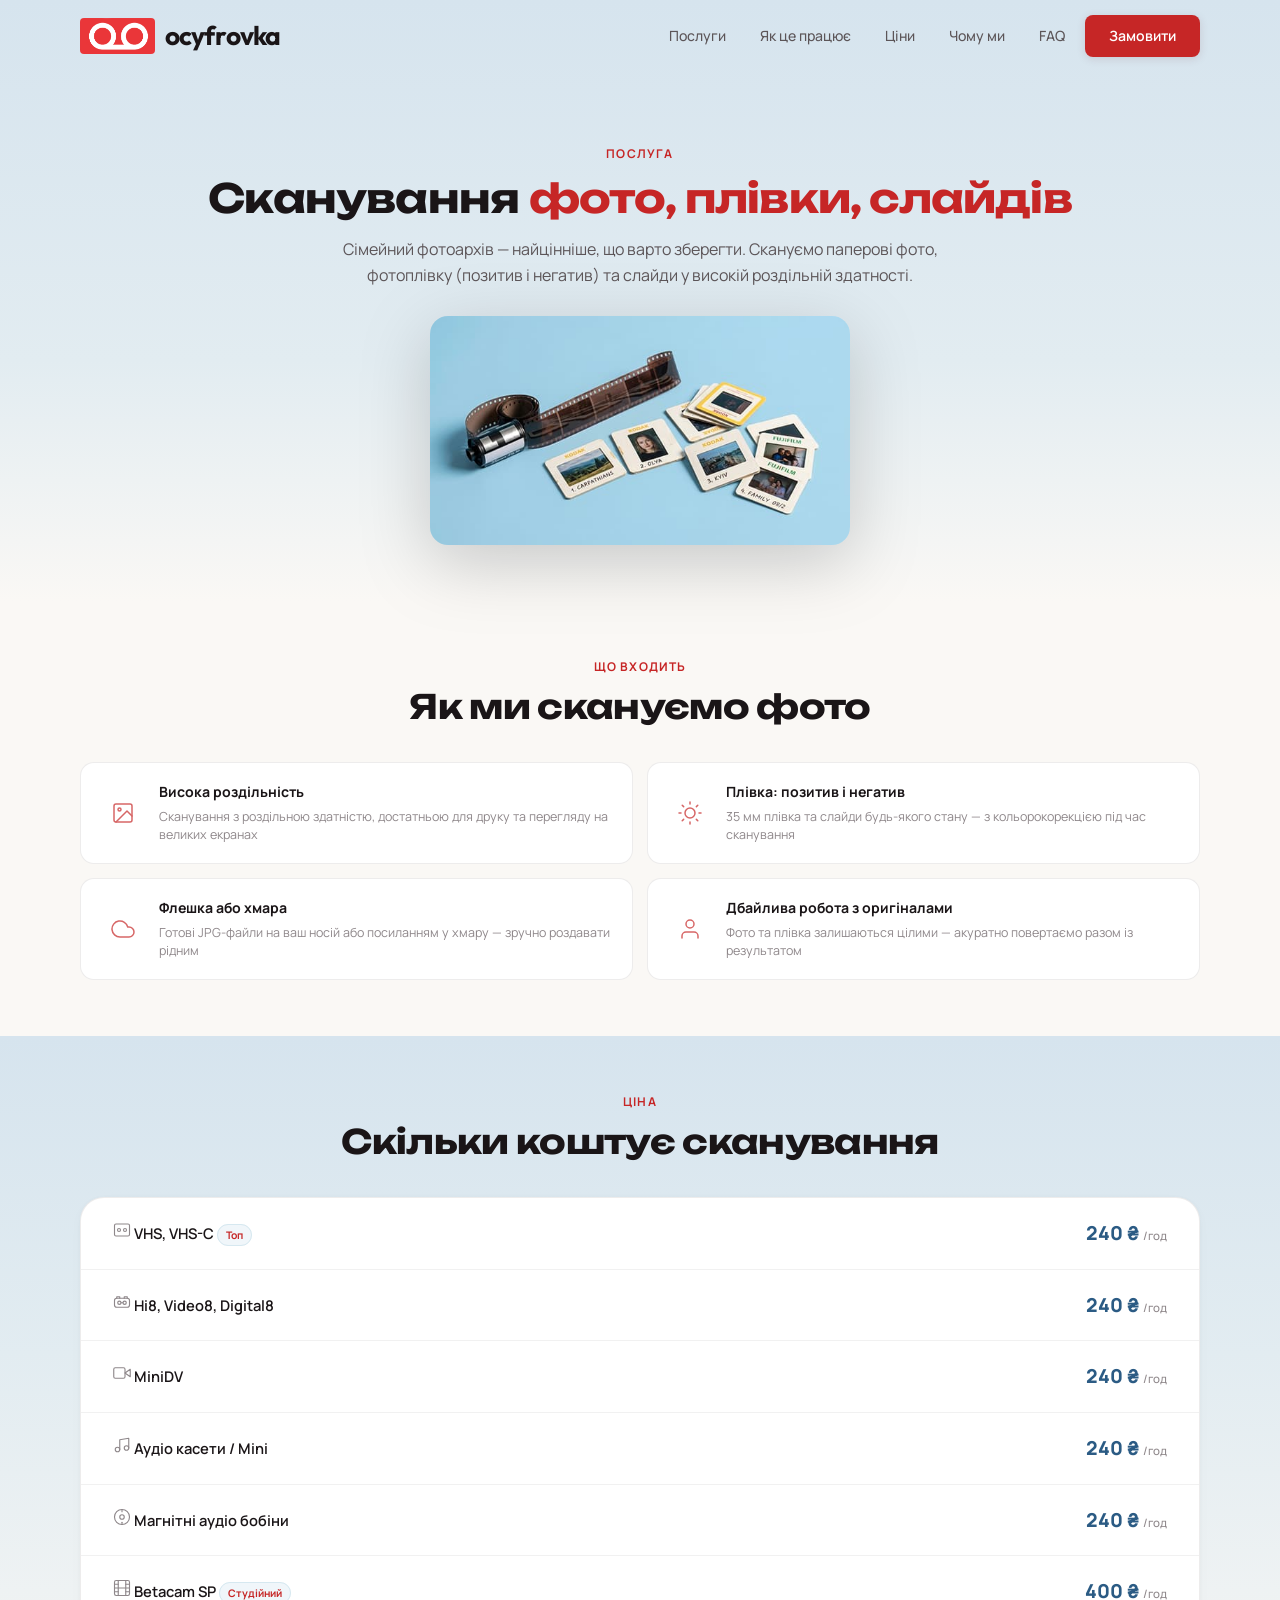
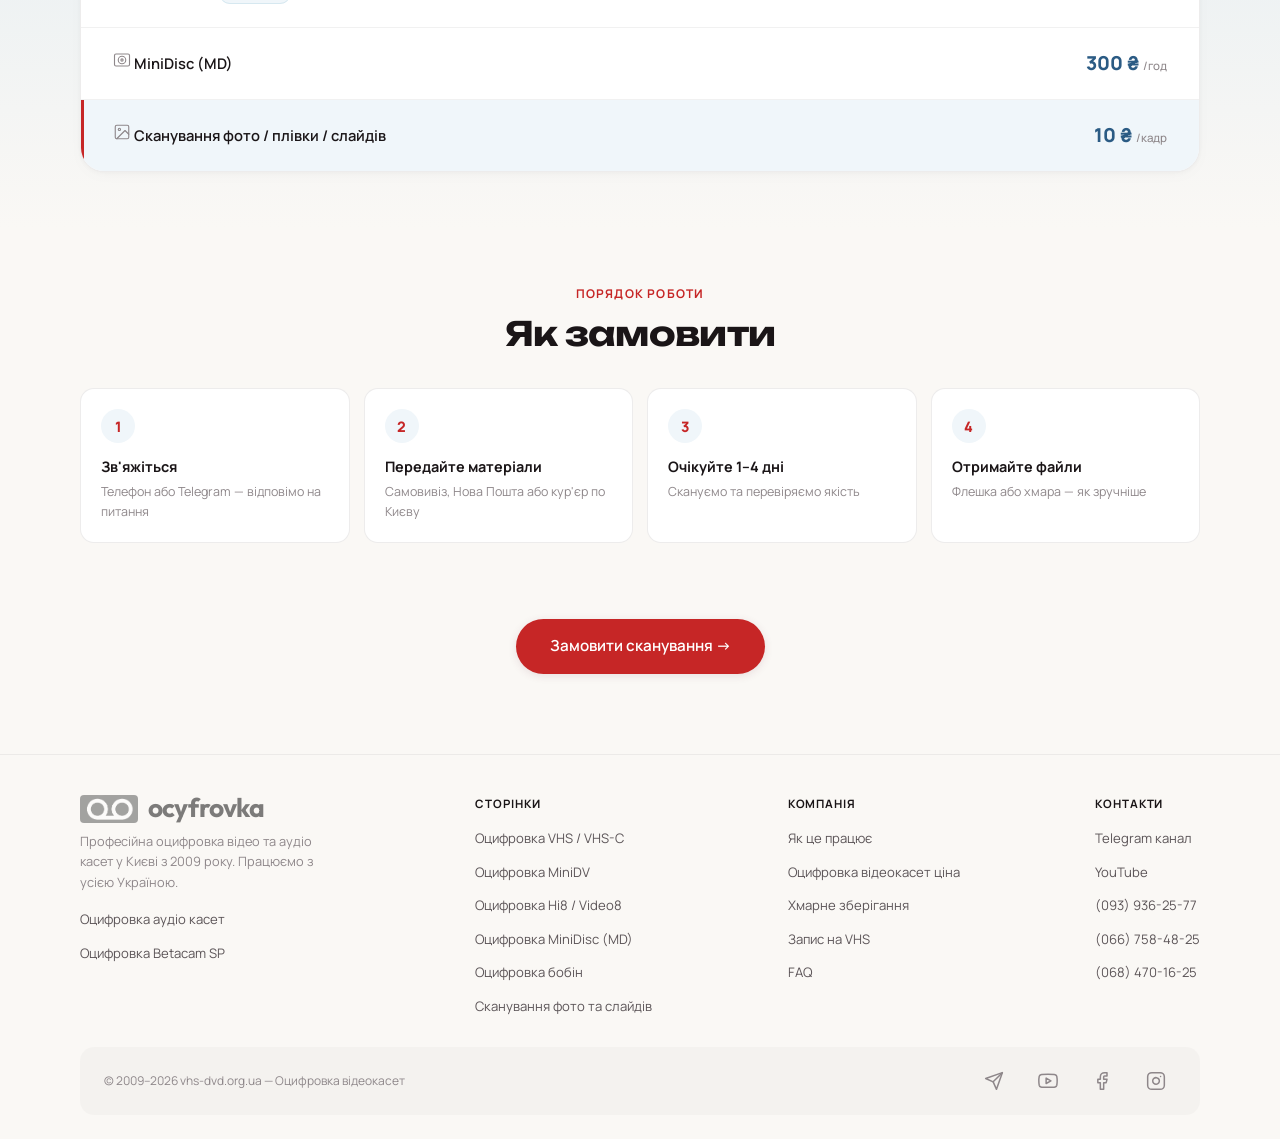
<file: skanuvannia-foto-ta-slaidiv.html>
<!DOCTYPE html>
<html lang="uk">
<head>
  <meta charset="UTF-8">
  <meta name="viewport" content="width=device-width, initial-scale=1.0">
  <title>Сканування фото, фотоплівки та слайдів у Києві — ціна | vhs-dvd.org.ua</title>
  <meta name="description" content="Сканування фотографій, фотоплівки (позитив/негатив) та слайдів у Києві. Оцифровка сімейного фотоархіву. Доставка Новою Поштою по Україні.">
  <meta name="robots" content="index, follow, max-snippet:-1, max-image-preview:large">
  <meta name="theme-color" content="#FAF8F5">
  <link rel="icon" href="/favicon.ico" sizes="48x48">
  <link rel="icon" href="/favicon-32x32.png" sizes="32x32" type="image/png">
  <link rel="icon" href="/favicon-16x16.png" sizes="16x16" type="image/png">
  <link rel="apple-touch-icon" href="/apple-touch-icon.png">
  <link rel="manifest" href="/site.webmanifest">
  <link rel="canonical" href="https://vhs-dvd.org.ua/skanuvannia-foto-ta-slaidiv.html">
  <meta property="og:type" content="website">
  <meta property="og:url" content="https://vhs-dvd.org.ua/skanuvannia-foto-ta-slaidiv.html">
  <meta property="og:title" content="Сканування фото, фотоплівки та слайдів у Києві">
  <meta property="og:description" content="Оцифровка сімейного фотоархіву: фотоплівка (позитив/негатив), слайди.">
  <meta property="og:image" content="https://vhs-dvd.org.ua/images/og-image.jpg">
  <meta property="og:image:width" content="1200">
  <meta property="og:image:height" content="630">
  <meta property="og:locale" content="uk_UA">
  <meta property="og:site_name" content="VHS-DVD.ORG.UA">
  <meta name="twitter:card" content="summary_large_image">
  <meta name="twitter:title" content="Сканування фото, фотоплівки та слайдів у Києві — ціна | vhs-dvd.org.ua">
  <meta name="twitter:description" content="Сканування фотографій, фотоплівки (позитив/негатив) та слайдів у Києві. Оцифровка сімейного фотоархіву. Доставка Новою Поштою по Україні.">
  <meta name="twitter:image" content="https://vhs-dvd.org.ua/images/og-image.jpg">
  <script type="application/ld+json">
  {
    "@context": "https://schema.org",
    "@type": "Service",
    "name": "Сканування фото, фотоплівки та слайдів",
    "serviceType": "Сканування фотографій, плівки та слайдів",
    "provider": {
      "@type": "LocalBusiness",
      "name": "VHS-DVD.ORG.UA — Оцифровка відеокасет",
      "url": "https://vhs-dvd.org.ua",
      "address": { "@type": "PostalAddress", "addressLocality": "Київ", "addressCountry": "UA" }
    },
    "areaServed": "Україна",
  }
  </script>
  <link rel="preconnect" href="https://fonts.googleapis.com">
  <link rel="preconnect" href="https://fonts.gstatic.com" crossorigin>
  <link href="https://fonts.googleapis.com/css2?family=Manrope:wght@400;500;600;700;800&family=Outfit:wght@400;500;600;700;800&family=Unbounded:wght@400;500;600;700;800&display=swap" rel="stylesheet">
  <style>
    *, *::before, *::after { margin: 0; padding: 0; box-sizing: border-box; }

    :root {
      --bg: #FAF8F5;
      --bg-card: #FFFFFF;
      --text: #1A1517;
      --text-secondary: #5C5558;
      --text-muted: #8E878A;
      --accent: #c62626;
      --accent-hover: #7E3549;
      --pink-soft: #D6E8F0;
      --pink-bg: #F0F6FA;
      --border: rgba(26,21,23,0.06);
      --border-card: rgba(26,21,23,0.08);
      --radius-xl: 24px;
      --radius-md: 14px;
      --max-w: 1120px;
      --font: 'Manrope', -apple-system, sans-serif;
      --font-display: 'Unbounded', 'Manrope', sans-serif;
      --shadow-card: 0 1px 4px rgba(0,0,0,0.03), 0 4px 16px rgba(0,0,0,0.02);
      --shadow-hover: 0 2px 8px rgba(0,0,0,0.05), 0 8px 32px rgba(0,0,0,0.04);
    }

    html { scroll-behavior: smooth; }

    body {
      font-family: var(--font);
      background: var(--bg);
      color: var(--text);
      line-height: 1.6;
      overflow-x: hidden;
      -webkit-font-smoothing: antialiased;
    }

    .container { max-width: var(--max-w); margin: 0 auto; }

    /* Шапка: спільні стилі в includes/site.css */

    /* ===== HERO ===== */
    .hero {
      padding: 140px 24px 56px;
      background: linear-gradient(180deg, #D6E4EE 0%, #E2ECF1 60%, var(--bg) 100%);
      text-align: center;
    }
    .hero .section-eyebrow { display: inline-block; }
    .hero h1 {
      font-family: var(--font-display);
      font-size: clamp(1.6rem, 4vw, 2.5rem);
      font-weight: 700; line-height: 1.15; letter-spacing: -0.02em;
      margin-bottom: 16px;
    }
    .hero h1 .accent { color: var(--accent); }
    .hero p { max-width: 640px; margin: 0 auto; font-size: 1rem; color: var(--text-secondary); }
    .hero-img { max-width: 420px; width: 100%; margin: 28px auto 0; display: block; filter: drop-shadow(0 18px 34px rgba(0,0,0,0.18)); border-radius: 18px; animation: heroBreath 5.5s ease-in-out infinite; }
    @keyframes heroBreath { 0%, 100% { transform: scale(1); } 50% { transform: scale(1.05); } }
    @media (prefers-reduced-motion: reduce) { .hero-img { animation: none; } }

    /* ===== SECTIONS ===== */
    .section { padding: 56px 24px; }
    .section-header { margin-bottom: 36px; }
    .section-header.centered { text-align: center; }
    .section-eyebrow {
      font-size: 0.75rem; font-weight: 700; color: var(--accent);
      text-transform: uppercase; letter-spacing: 0.1em; margin-bottom: 12px;
    }
    .section-title {
      font-family: var(--font-display);
      font-size: clamp(1.5rem, 3.5vw, 2.1rem);
      font-weight: 700; line-height: 1.12; letter-spacing: -0.02em;
    }

    /* ===== PRICING CARD ===== */
    .pricing-section { background: linear-gradient(180deg, #D6E4EE 0%, #E2ECF1 40%, var(--bg) 100%); }
    .pricing-card {
      background: var(--bg-card); border: 1px solid var(--border-card);
      border-radius: var(--radius-xl); overflow: hidden;
      box-shadow: var(--shadow-card);
    }
    .pricing-row {
      display: grid; grid-template-columns: 1fr auto;
      padding: 20px 32px; align-items: center;
      border-bottom: 1px solid var(--border);
      transition: background 0.15s;
    }
    .pricing-row:last-child { border-bottom: none; }
    a.pricing-row { text-decoration: none; color: inherit; cursor: pointer; }
    .pricing-row.highlighted { background: var(--pink-bg); box-shadow: inset 3px 0 0 var(--accent); }
    .pricing-row:hover { background: var(--pink-bg); }
    .pricing-row .fmt { font-weight: 600; font-size: 0.92rem; }
    .pricing-row .pr { font-weight: 800; font-size: 1.2rem; color: #2B5B84; white-space: nowrap; }
    .pricing-row .pr small { font-weight: 500; font-size: 0.72rem; color: var(--text-muted); }
    .pricing-row .fmt .tag {
      font-size: 0.65rem; font-weight: 700; padding: 3px 8px;
      border-radius: 50px; background: var(--pink-bg);
      color: var(--accent); border: 1px solid var(--pink-soft);
    }

    /* ===== FEATURES ===== */
    .features-grid { display: grid; grid-template-columns: repeat(2, 1fr); gap: 14px; }
    .feature-item {
      background: var(--bg-card); border: 1px solid var(--border-card);
      border-radius: var(--radius-md); padding: 18px 20px;
      display: grid; grid-template-columns: auto 1fr; column-gap: 14px;
      align-items: center;
      transition: all 0.25s;
    }
    .feature-item:hover { box-shadow: var(--shadow-hover); }
    .feature-item .fi-icon {
      grid-row: 1 / span 2; width: 44px; height: 44px;
      display: flex; align-items: center; justify-content: center;
    }
    .fi-icon svg { opacity: 0.7; }
    .feature-item h4 { grid-column: 2; font-size: 0.88rem; font-weight: 700; margin-bottom: 4px; }
    .feature-item p { grid-column: 2; font-size: 0.78rem; color: var(--text-muted); line-height: 1.5; }

    /* ===== STEPS ===== */
    .steps-grid { display: grid; grid-template-columns: repeat(4, 1fr); gap: 14px; }
    .step {
      background: var(--bg-card); border: 1px solid var(--border-card);
      border-radius: var(--radius-md); padding: 20px;
      opacity: 0; transform: translateY(24px);
      transition: opacity 0.6s cubic-bezier(0.22, 1, 0.36, 1),
                  transform 0.6s cubic-bezier(0.22, 1, 0.36, 1),
                  box-shadow 0.25s, border-color 0.25s;
    }
    .step.visible { opacity: 1; transform: translateY(0); }
    .steps-grid .step:nth-child(1) { transition-delay: 0s, 0s, 0s, 0s; }
    .steps-grid .step:nth-child(2) { transition-delay: 0.1s, 0.1s, 0s, 0s; }
    .steps-grid .step:nth-child(3) { transition-delay: 0.2s, 0.2s, 0s, 0s; }
    .steps-grid .step:nth-child(4) { transition-delay: 0.3s, 0.3s, 0s, 0s; }
    .step:hover { box-shadow: var(--shadow-hover); transform: translateY(-3px); }

    .step-num {
      width: 34px; height: 34px; border-radius: 50%;
      background: var(--pink-bg); color: var(--accent);
      display: flex; align-items: center; justify-content: center;
      font-weight: 800; font-size: 0.9rem; margin-bottom: 12px;
      transition: background 0.25s, color 0.25s, transform 0.25s;
    }
    .step:hover .step-num { background: var(--accent); color: #fff; transform: scale(1.1); }
    .step h4 { font-size: 0.9rem; font-weight: 700; margin-bottom: 4px; }
    .step p { font-size: 0.78rem; color: var(--text-muted); }

    /* ===== CTA ===== */
    .cta-section { text-align: center; padding: 20px 24px 80px; }
    .btn-primary {
      background: var(--accent); color: #fff;
      padding: 15px 34px; border-radius: 50px;
      font-weight: 600; font-size: 0.95rem; border: none;
      text-decoration: none;
      display: inline-flex; align-items: center; gap: 8px;
      box-shadow: 0 2px 8px rgba(107,45,62,0.12);
      transition: all 0.2s;
    }
    .btn-primary:hover { box-shadow: 0 6px 24px rgba(107,45,62,0.2); transform: translateY(-2px); background: var(--accent-hover); }

    /* Підвал: спільні стилі в includes/site.css */

    /* ===== REVEAL ===== */
    .reveal { opacity: 0; transform: translateY(24px); transition: opacity 0.7s cubic-bezier(0.22, 1, 0.36, 1), transform 0.7s cubic-bezier(0.22, 1, 0.36, 1); }
    .reveal.visible { opacity: 1; transform: translateY(0); }

    /* ===== RESPONSIVE ===== */
    @media (max-width: 768px) {
      .pricing-row { padding: 16px 20px; }
      .features-grid { grid-template-columns: 1fr; }
      .steps-grid { grid-template-columns: 1fr 1fr; }
      .hero { padding: 120px 16px 40px; }
    }
    @media (max-width: 480px) {
      .steps-grid { grid-template-columns: 1fr; }
      .hero-img { max-width: 260px; }
    }
  </style>
  <link rel="stylesheet" href="includes/site.css">
<!-- Google tag (gtag.js) -->
<script async src="https://www.googletagmanager.com/gtag/js?id=G-S3W2X73FGC"></script>
<script>
  window.dataLayer = window.dataLayer || [];
  function gtag(){dataLayer.push(arguments);}
  gtag('js', new Date());

  gtag('config', 'G-S3W2X73FGC');
</script>
</head>
<body data-format="photo">

  <!-- HEADER (спільна шапка: includes/header.html) -->
  <div data-include="header"></div>

  <!-- HERO -->
  <section class="hero">
    <div class="section-eyebrow">Послуга</div>
    <h1>Сканування <span class="accent">фото, плівки, слайдів</span></h1>
    <p>Сімейний фотоархів — найцінніше, що варто зберегти. Скануємо паперові фото, фотоплівку (позитив і негатив) та слайди у високій роздільній здатності.</p>
    <img src="images/photo.jpg" alt="Фото та слайди" class="hero-img" decoding="async">
  </section>

  <!-- ABOUT SERVICE -->
  <section class="section">
    <div class="container">
      <div class="section-header centered reveal">
        <div class="section-eyebrow">Що входить</div>
        <h2 class="section-title">Як ми скануємо фото</h2>
      </div>
      <div class="features-grid">
        <div class="feature-item reveal">
          <span class="fi-icon"><svg width="24" height="24" viewBox="0 0 24 24" fill="none" stroke="var(--accent)" stroke-width="1.5" stroke-linecap="round" stroke-linejoin="round"><rect x="3" y="3" width="18" height="18" rx="2"/><circle cx="8.5" cy="8.5" r="1.5"/><polyline points="21 15 16 10 5 21"/></svg></span>
          <h4>Висока роздільність</h4>
          <p>Сканування з роздільною здатністю, достатньою для друку та перегляду на великих екранах</p>
        </div>
        <div class="feature-item reveal">
          <span class="fi-icon"><svg width="24" height="24" viewBox="0 0 24 24" fill="none" stroke="var(--accent)" stroke-width="1.5" stroke-linecap="round" stroke-linejoin="round"><circle cx="12" cy="12" r="5"/><line x1="12" y1="1" x2="12" y2="3"/><line x1="12" y1="21" x2="12" y2="23"/><line x1="4.22" y1="4.22" x2="5.64" y2="5.64"/><line x1="18.36" y1="18.36" x2="19.78" y2="19.78"/><line x1="1" y1="12" x2="3" y2="12"/><line x1="21" y1="12" x2="23" y2="12"/><line x1="4.22" y1="19.78" x2="5.64" y2="18.36"/><line x1="18.36" y1="5.64" x2="19.78" y2="4.22"/></svg></span>
          <h4>Плівка: позитив і негатив</h4>
          <p>35 мм плівка та слайди будь-якого стану — з кольорокорекцією під час сканування</p>
        </div>
        <div class="feature-item reveal">
          <span class="fi-icon"><svg width="24" height="24" viewBox="0 0 24 24" fill="none" stroke="var(--accent)" stroke-width="1.5" stroke-linecap="round" stroke-linejoin="round"><path d="M18 10h-1.26A8 8 0 1 0 9 20h9a5 5 0 0 0 0-10z"/></svg></span>
          <h4>Флешка або хмара</h4>
          <p>Готові JPG-файли на ваш носій або посиланням у хмару — зручно роздавати рідним</p>
        </div>
        <div class="feature-item reveal">
          <span class="fi-icon"><svg width="24" height="24" viewBox="0 0 24 24" fill="none" stroke="var(--accent)" stroke-width="1.5" stroke-linecap="round" stroke-linejoin="round"><path d="M20 21v-2a4 4 0 0 0-4-4H8a4 4 0 0 0-4 4v2"/><circle cx="12" cy="7" r="4"/></svg></span>
          <h4>Дбайлива робота з оригіналами</h4>
          <p>Фото та плівка залишаються цілими — акуратно повертаємо разом із результатом</p>
        </div>
      </div>
    </div>
  </section>

  <!-- PRICING -->
  <section class="section pricing-section" id="pricing">
    <div class="container">
      <div class="section-header centered reveal">
        <div class="section-eyebrow">Ціна</div>
        <h2 class="section-title">Скільки коштує сканування</h2>
      </div>
      <div class="pricing-card reveal" data-config="pricing">
        <!-- рядки цін рендеряться з config.json -->
      </div>
    </div>
  </section>

  <!-- STEPS -->
  <section class="section">
    <div class="container">
      <div class="section-header centered reveal">
        <div class="section-eyebrow">Порядок роботи</div>
        <h2 class="section-title">Як замовити</h2>
      </div>
      <div class="steps-grid">
        <div class="step reveal"><div class="step-num">1</div><h4>Зв'яжіться</h4><p>Телефон або Telegram — відповімо на питання</p></div>
        <div class="step reveal"><div class="step-num">2</div><h4>Передайте матеріали</h4><p>Самовивіз, Нова Пошта або кур'єр по Києву</p></div>
        <div class="step reveal"><div class="step-num">3</div><h4>Очікуйте 1–4 дні</h4><p>Скануємо та перевіряємо якість</p></div>
        <div class="step reveal"><div class="step-num">4</div><h4>Отримайте файли</h4><p>Флешка або хмара — як зручніше</p></div>
      </div>
    </div>
  </section>

  <!-- CTA -->
  <section class="cta-section reveal">
    <a href="index.html#contact" class="btn-primary">Замовити сканування →</a>
  </section>

  <!-- FOOTER (спільний підвал: includes/footer.html) -->
  <div data-include="footer"></div>

  <script src="includes/site.js" defer></script>
</body>
</html>
</file>
<file: includes/site.css>
/* ============================================================
   СПІЛЬНІ СТИЛИ ШАПКИ ТА ПІДВАЛА САЙТУ
   Підключається на кожній сторінці:
   <link rel="stylesheet" href="includes/site.css">
   ============================================================ */

/* ===== NAVBAR ===== */
.navbar {
  position: fixed; top: 0; left: 0; right: 0; z-index: 100;
  padding: 0 24px;
  transition: all 0.4s cubic-bezier(0.22, 1, 0.36, 1);
}
.navbar.scrolled {
  background: rgba(230, 230, 232, 0.85);
  backdrop-filter: blur(20px) saturate(1.2);
  -webkit-backdrop-filter: blur(20px) saturate(1.2);
  border-bottom: 1px solid rgba(0,0,0,0.06);
  box-shadow: 0 1px 12px rgba(0,0,0,0.06);
}
.navbar-inner {
  max-width: var(--max-w); margin: 0 auto;
  display: flex; align-items: center; justify-content: space-between;
  height: 72px;
}
.logo {
  display: flex; align-items: center; gap: 10px;
  text-decoration: none; color: var(--text);
  font-family: var(--font-display);
  font-weight: 700; font-size: 1.15rem;
  letter-spacing: -0.03em;
  transition: transform 0.3s cubic-bezier(0.34, 1.56, 0.64, 1);
}
.logo:hover { transform: scale(1.03); }
.logo-img {
  height: 36px; width: auto;
  border-radius: 4px;
  transition: transform 0.3s cubic-bezier(0.34, 1.56, 0.64, 1);
  flex-shrink: 0;
}
.logo:hover .logo-img { transform: scale(1.05); }
.logo-text {
  font-family: 'Outfit', var(--font-display);
  font-weight: 700; font-size: 1.65rem;
  letter-spacing: -0.03em;
  color: #1A1517 !important;
  line-height: 1;
  display: inline-block;
}
.nav-links { display: flex; gap: 6px; align-items: center; }
.nav-links a {
  color: var(--text-secondary); text-decoration: none; font-size: 0.88rem;
  font-weight: 500;
  padding: 8px 14px;
  border-radius: 8px;
  position: relative;
  transition: color 0.25s, background 0.25s;
}
.nav-links a:hover {
  color: var(--text);
  background: rgba(107,45,62,0.05);
}
.nav-cta {
  background: var(--accent) !important; color: #fff !important;
  padding: 10px 24px !important; border-radius: 50px;
  font-weight: 600 !important;
  box-shadow: 0 2px 8px rgba(107,45,62,0.15);
  transition: all 0.3s cubic-bezier(0.34, 1.56, 0.64, 1) !important;
}
.nav-cta:hover {
  background: var(--accent-hover) !important;
  transform: translateY(-1px);
  box-shadow: 0 4px 16px rgba(107,45,62,0.25) !important;
}
.nav-cta:active { transform: translateY(0) scale(0.97) !important; }

.burger {
  display: none; flex-direction: column; gap: 5px;
  cursor: pointer; background: none; border: none;
  padding: 8px; border-radius: 8px;
  transition: background 0.2s;
}
.burger:hover { background: rgba(107,45,62,0.05); }
.burger span {
  width: 22px; height: 2px; background: var(--text);
  border-radius: 2px; transition: all 0.3s cubic-bezier(0.34, 1.56, 0.64, 1);
}
.burger.active span:nth-child(1) { transform: rotate(45deg) translate(5px, 5px); }
.burger.active span:nth-child(2) { opacity: 0; transform: scaleX(0); }
.burger.active span:nth-child(3) { transform: rotate(-45deg) translate(5px, -5px); }

.mobile-menu {
  display: none; position: fixed; inset: 0; z-index: 99;
  background: rgba(250,248,245,0.96); backdrop-filter: blur(24px);
  flex-direction: column; align-items: center; justify-content: center; gap: 12px;
  opacity: 0; pointer-events: none;
  transition: opacity 0.3s ease;
}
.mobile-menu.active {
  display: flex; opacity: 1; pointer-events: all;
}
.mobile-menu a {
  color: var(--text); text-decoration: none; font-size: 1.2rem; font-weight: 600;
  padding: 12px 24px; border-radius: 12px;
  transition: all 0.2s;
  opacity: 0; transform: translateY(12px);
}
.mobile-menu.active a {
  animation: mobileLinkIn 0.4s ease forwards;
}
.mobile-menu.active a:nth-child(1) { animation-delay: 0.05s; }
.mobile-menu.active a:nth-child(2) { animation-delay: 0.1s; }
.mobile-menu.active a:nth-child(3) { animation-delay: 0.15s; }
.mobile-menu.active a:nth-child(4) { animation-delay: 0.2s; }
.mobile-menu.active a:nth-child(5) { animation-delay: 0.25s; }
.mobile-menu.active a:nth-child(6) { animation-delay: 0.3s; }
@keyframes mobileLinkIn {
  to { opacity: 1; transform: translateY(0); }
}
.mobile-menu a:hover { background: rgba(107,45,62,0.05); }
.mobile-menu .mob-cta {
  background: var(--accent); color: #fff !important;
  padding: 14px 32px; border-radius: 50px; font-size: 0.95rem;
  margin-top: 8px;
  box-shadow: 0 4px 16px rgba(107,45,62,0.2);
}

/* ===== FOOTER ===== */
footer { border-top: 1px solid var(--border); padding: 40px 24px 24px; }
.footer-inner {
  max-width: var(--max-w); margin: 0 auto;
  display: flex; justify-content: space-between; align-items: start;
  flex-wrap: wrap; gap: 32px;
}
.footer-col p { font-size: 0.8rem; color: var(--text-muted); max-width: 260px; margin-top: 8px; }
/* Логотип у футері — чорно-білий, напівпрозорий */
.footer-logo { opacity: 0.55; filter: grayscale(1); transition: opacity 0.25s, filter 0.25s; }
.footer-logo:hover { opacity: 1; filter: none; }
.footer-logo .logo-text { color: var(--text) !important; }
/* Додаткові посилання під описом у першій колонці футера */
.footer-extra-links { list-style: none; margin-top: 14px; }
.footer-extra-links li { margin-bottom: 8px; }
.footer-extra-links a { font-size: 0.82rem; color: var(--text-secondary); text-decoration: none; transition: color 0.2s; }
.footer-extra-links a:hover { color: var(--accent); }
.footer-col h4 {
  font-size: 0.72rem; font-weight: 700; text-transform: uppercase;
  letter-spacing: 0.08em; color: var(--text); margin-bottom: 12px;
}
.footer-col ul { list-style: none; }
.footer-col ul li { margin-bottom: 8px; }
.footer-col ul a { font-size: 0.82rem; color: var(--text-secondary); text-decoration: none; transition: color 0.2s; }
.footer-col ul a:hover { color: var(--accent); }
.footer-bottom {
  max-width: var(--max-w); margin: 20px auto 0;
  padding-top: 16px; border-top: 1px solid var(--border);
  display: flex; justify-content: space-between; align-items: center;
  font-size: 0.75rem; color: var(--text-muted);
}
/* Нижня смуга футера — ледь темніший фон за роздільною лінією */
.footer-bottom-wrap {
  background: rgba(26, 21, 23, 0.025);
  margin-top: 20px; padding: 14px 24px;
  border-radius: var(--radius-md, 14px);
}
.footer-bottom-wrap .footer-bottom { max-width: var(--max-w); margin: 0 auto; padding-top: 0; border-top: none; }
.footer-social { display: flex; gap: 14px; }
.footer-social a {
  color: var(--text-muted); text-decoration: none;
  width: 40px; height: 40px;
  display: flex; align-items: center; justify-content: center;
  border-radius: 10px; border: none;
  background: transparent;
  transition: all 0.3s cubic-bezier(0.34, 1.56, 0.64, 1);
}
.footer-social a:hover {
  color: var(--text-secondary);
  background: transparent; transform: translateY(-2px);
  box-shadow: none;
}
.footer-social a svg { transition: transform 0.3s; }
.footer-social a:hover svg { transform: scale(1.1); }

/* ===== RESPONSIVE (шапка/підвал) ===== */
@media (max-width: 768px) {
  .nav-links { display: none; }
  .burger { display: flex; }
}
@media (max-width: 480px) {
  .footer-inner {
    display: grid; grid-template-columns: 1fr 1fr;
    gap: 24px 20px;
  }
  .footer-col p { max-width: none; }
  .footer-bottom { flex-direction: column; gap: 10px; text-align: center; }
  .logo-img { height: 28px !important; }
  .logo-text { font-size: 0.95rem !important; color: #1A1517 !important; }
}
</file>
